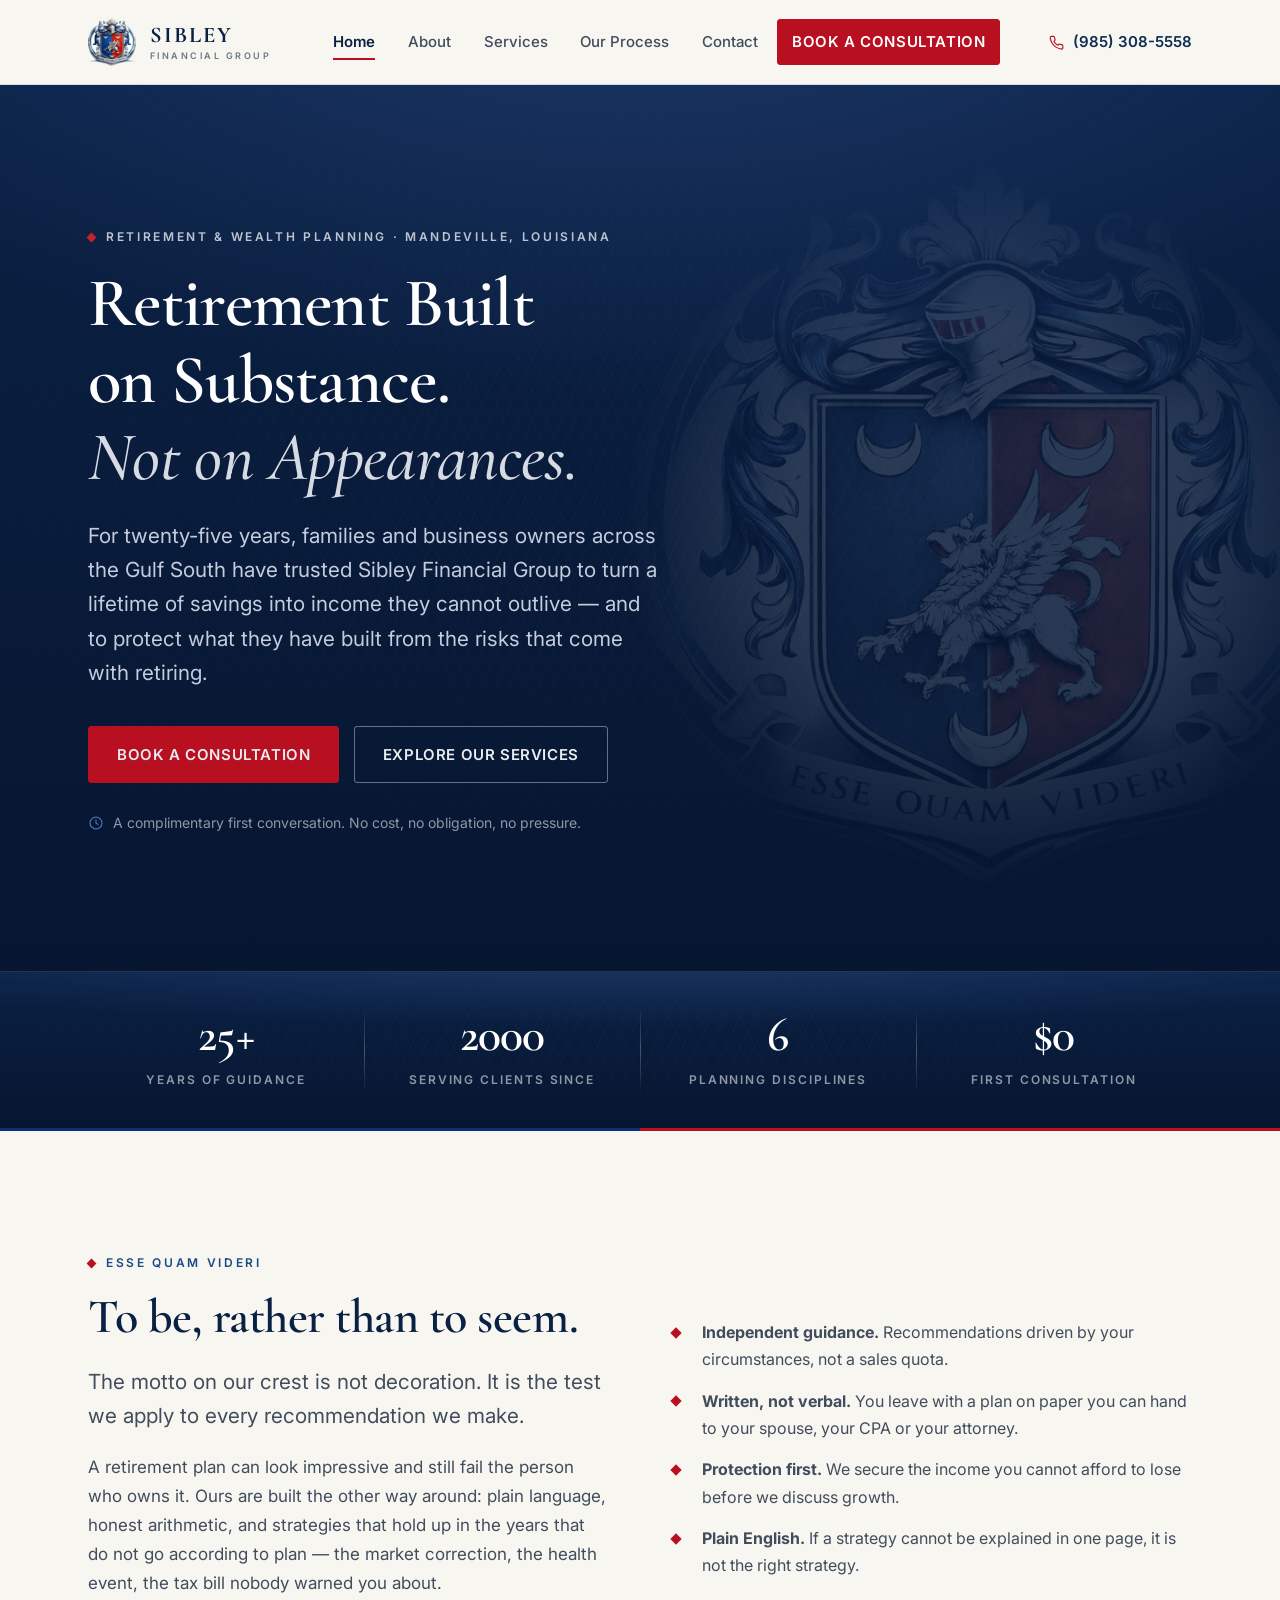
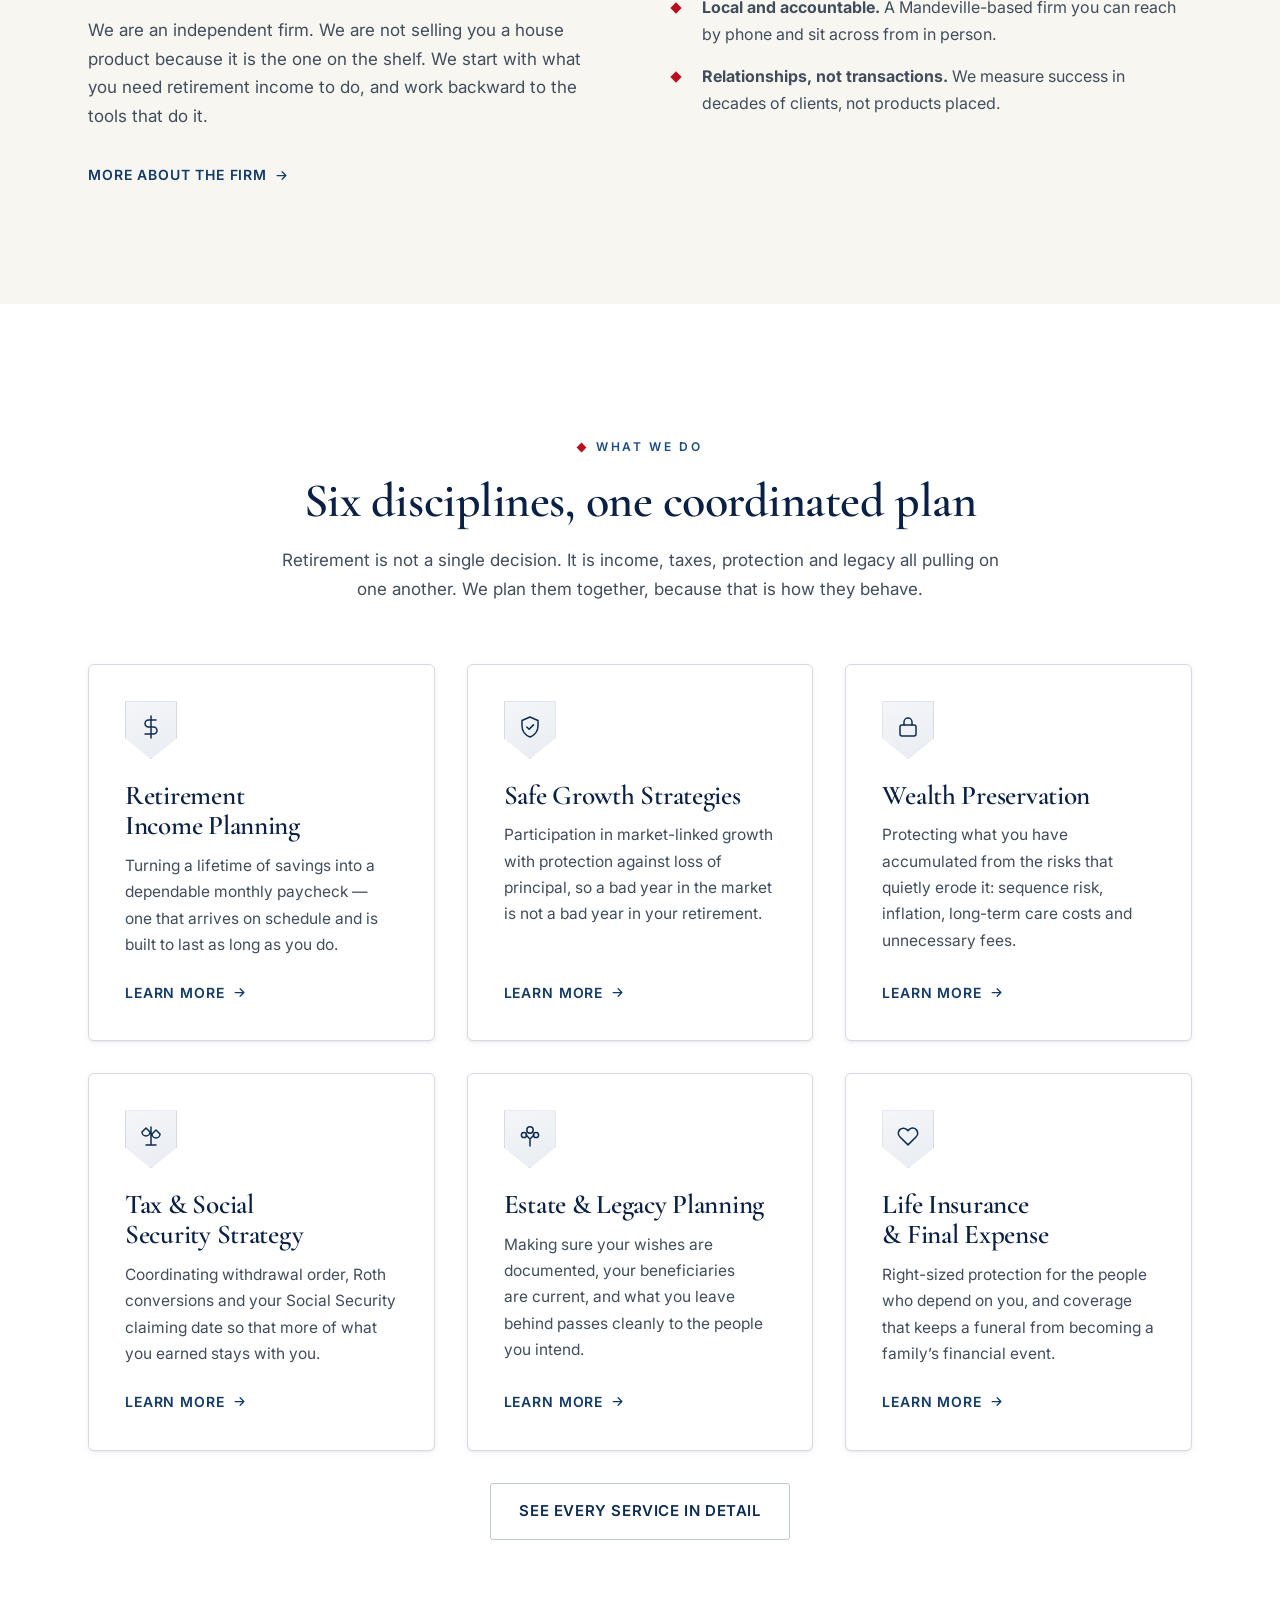
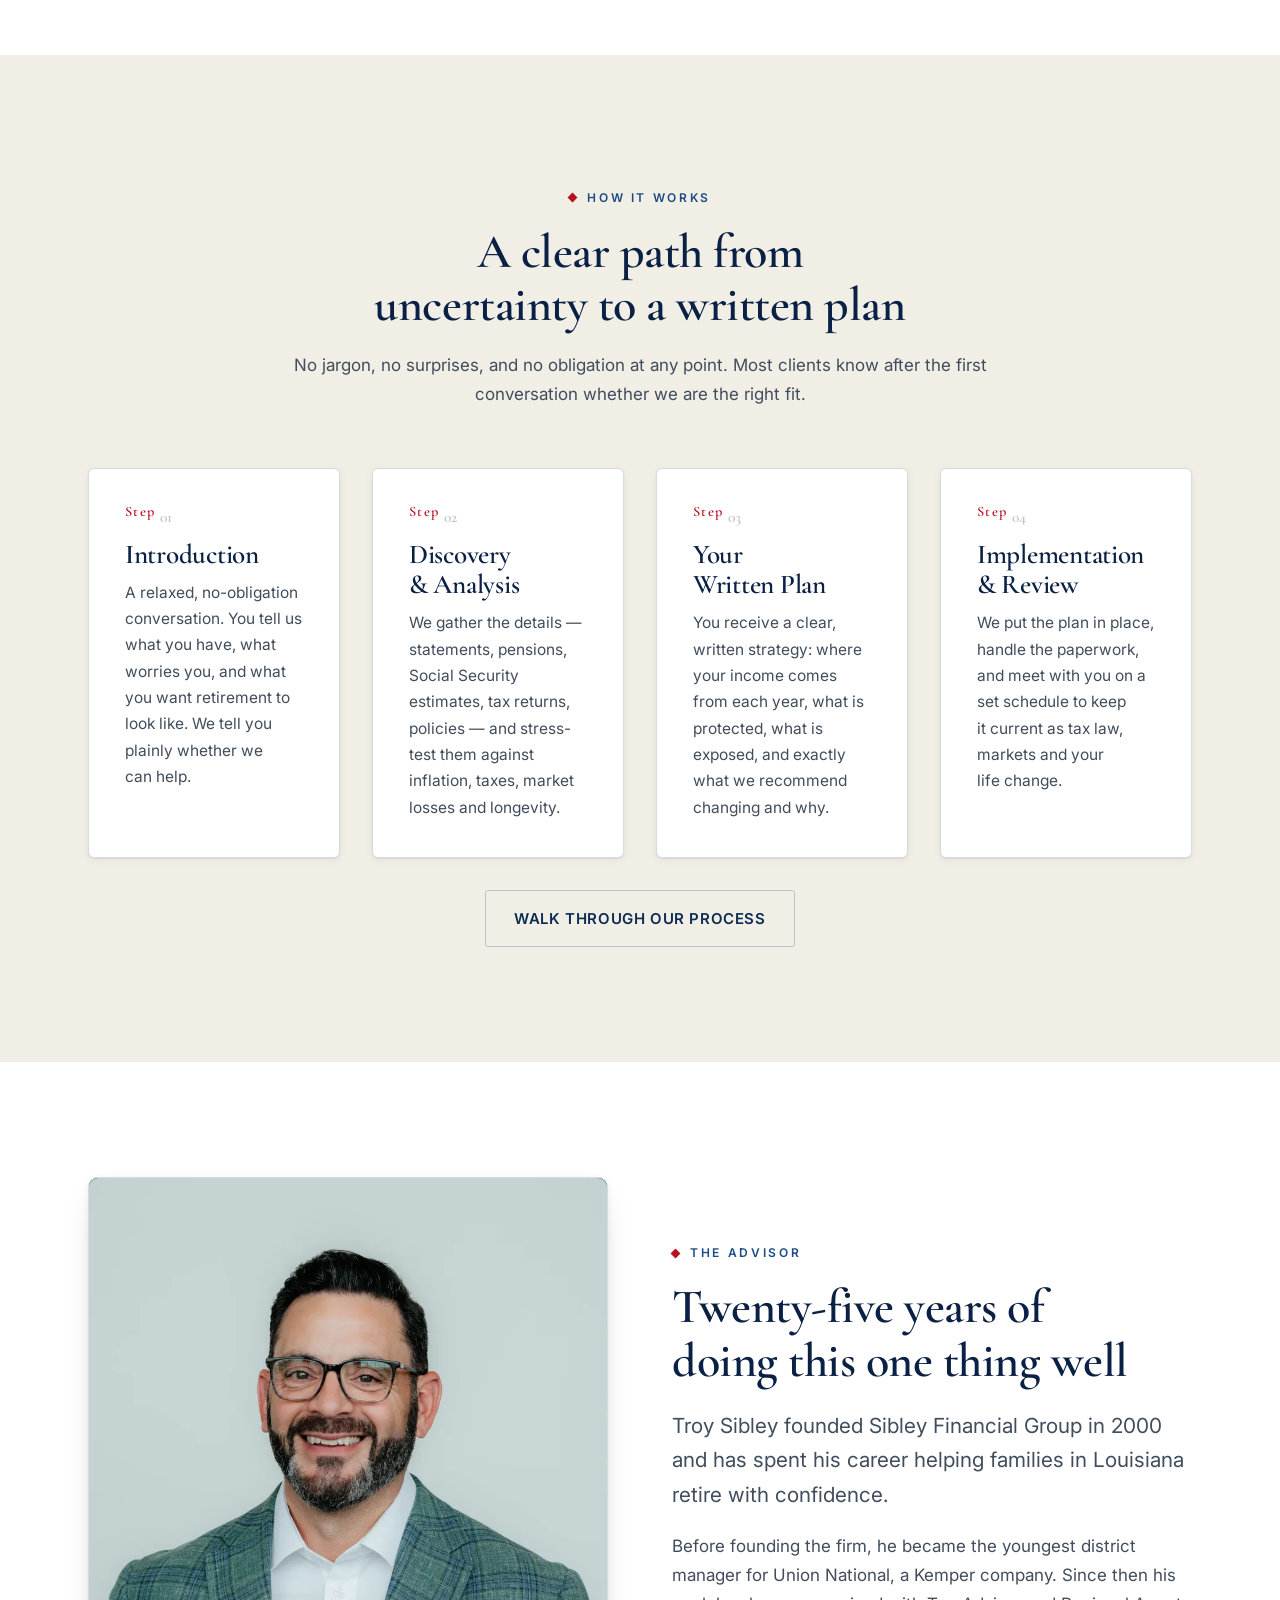
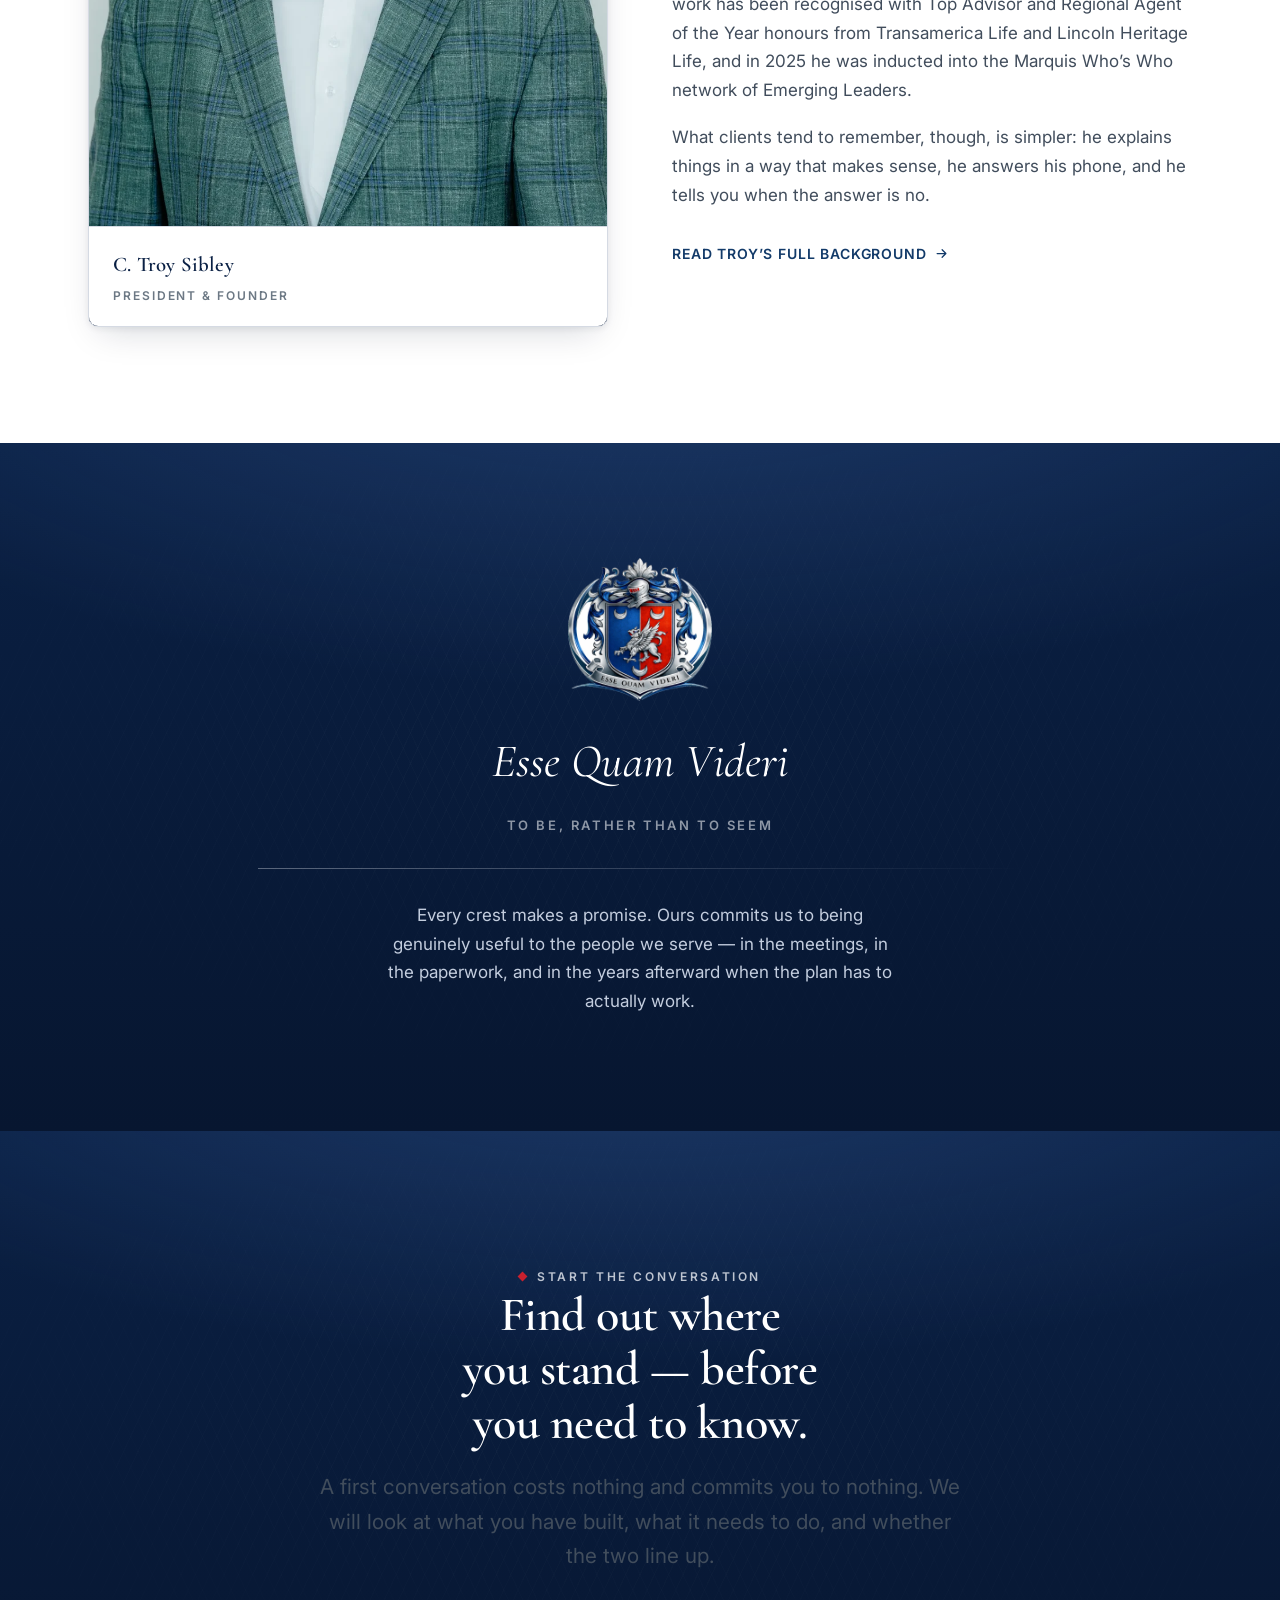
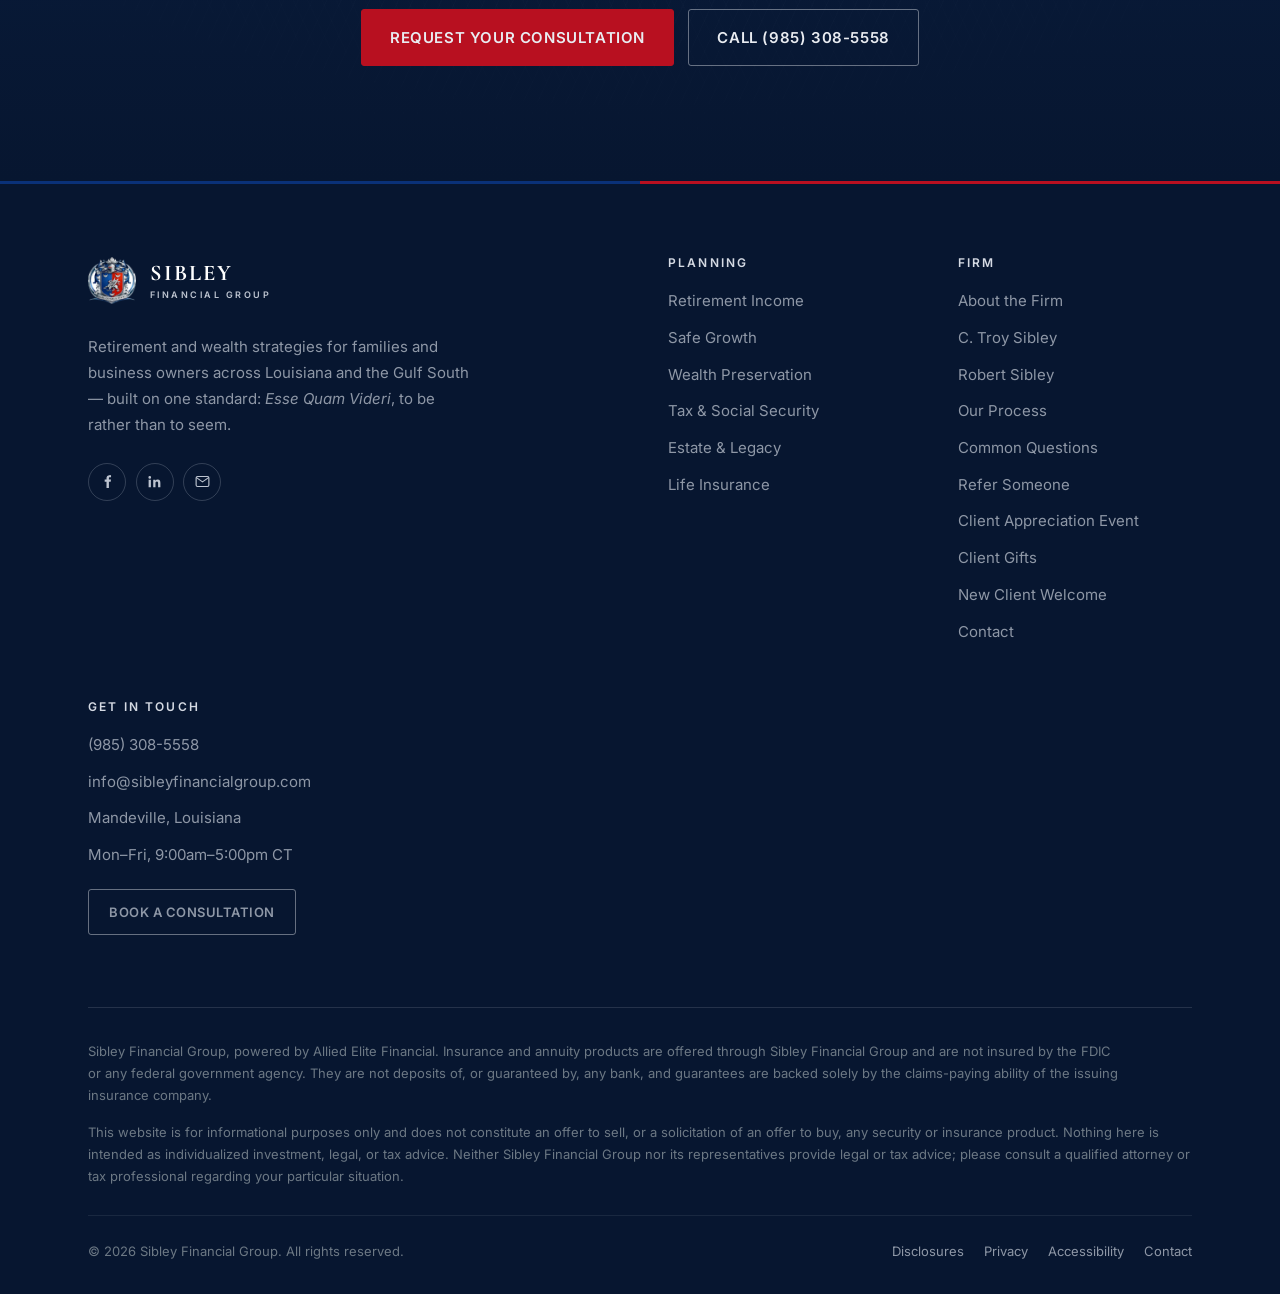
<file: index.html>
<!DOCTYPE html>
<html lang="en">
<head>
<meta charset="utf-8">
<meta name="viewport" content="width=device-width, initial-scale=1">
<title>Sibley Financial Group | Retirement Planning & Wealth Management in Mandeville, LA</title>
<meta name="description" content="Independent retirement planning, safe growth strategies and wealth management for families and business owners in Mandeville, Louisiana. Founded 2000 by C. Troy Sibley. Complimentary first consultation.">
<link rel="canonical" href="https://www.sibleyfinancialgroup.com/index.html">
<meta name="theme-color" content="#0A2044">
<meta name="robots" content="index, follow">

<meta property="og:site_name" content="Sibley Financial Group">
<meta property="og:type" content="website">
<meta property="og:title" content="Sibley Financial Group | Retirement Planning & Wealth Management in Mandeville, LA">
<meta property="og:description" content="Independent retirement planning, safe growth strategies and wealth management for families and business owners in Mandeville, Louisiana. Founded 2000 by C. Troy Sibley. Complimentary first consultation.">
<meta property="og:url" content="https://www.sibleyfinancialgroup.com/index.html">
<meta property="og:image" content="https://www.sibleyfinancialgroup.com/assets/img/og-image.jpg">
<meta property="og:image:width" content="1200">
<meta property="og:image:height" content="630">
<meta name="twitter:card" content="summary_large_image">
<meta name="twitter:title" content="Sibley Financial Group | Retirement Planning & Wealth Management in Mandeville, LA">
<meta name="twitter:description" content="Independent retirement planning, safe growth strategies and wealth management for families and business owners in Mandeville, Louisiana. Founded 2000 by C. Troy Sibley. Complimentary first consultation.">
<meta name="twitter:image" content="https://www.sibleyfinancialgroup.com/assets/img/og-image.jpg">

<link rel="icon" href="assets/img/favicon.ico" sizes="any">
<link rel="icon" href="assets/img/icon-32.png" type="image/png" sizes="32x32">
<link rel="apple-touch-icon" href="assets/img/icon-180.png">
<link rel="manifest" href="site.webmanifest">

<link rel="preconnect" href="https://fonts.googleapis.com">
<link rel="preconnect" href="https://fonts.gstatic.com" crossorigin>
<link rel="stylesheet" href="https://fonts.googleapis.com/css2?family=Cormorant+Garamond:wght@400;500;600;700&amp;family=Inter:wght@400;500;600;700&amp;display=swap">
<link rel="stylesheet" href="assets/css/styles.css">
<script type="application/ld+json">
{
  "@context": "https://schema.org",
  "@type": "FinancialService",
  "name": "Sibley Financial Group",
  "alternateName": "Sibley Financial Group, powered by Allied Elite Financial",
  "url": "https://www.sibleyfinancialgroup.com",
  "logo": "https://www.sibleyfinancialgroup.com/assets/img/logo-lockup.png",
  "image": "https://www.sibleyfinancialgroup.com/assets/img/og-image.jpg",
  "slogan": "Esse Quam Videri \u2014 to be, rather than to seem.",
  "description": "Retirement planning, safe growth strategies and wealth management for families and business owners in Mandeville, Louisiana and the Gulf South.",
  "foundingDate": "2000",
  "telephone": "+1-985-308-5558",
  "email": "info@sibleyfinancialgroup.com",
  "priceRange": "Complimentary initial consultation",
  "address": {
    "@type": "PostalAddress",
    "addressLocality": "Mandeville",
    "addressRegion": "LA",
    "addressCountry": "US"
  },
  "areaServed": [
    { "@type": "State", "name": "Louisiana" },
    { "@type": "AdministrativeArea", "name": "Gulf South" }
  ],
  "founder": {
    "@type": "Person",
    "name": "C. Troy Sibley",
    "jobTitle": "President and Founder",
    "sameAs": "https://www.linkedin.com/in/c-troy-sibley-2655102a5/"
  },
  "sameAs": [
    "https://www.facebook.com/people/Sibley-Financial-Group/100066724825448/",
    "https://www.linkedin.com/in/c-troy-sibley-2655102a5/"
  ],
  "openingHoursSpecification": {
    "@type": "OpeningHoursSpecification",
    "dayOfWeek": ["Monday","Tuesday","Wednesday","Thursday","Friday"],
    "opens": "09:00",
    "closes": "17:00"
  }
}
</script>
</head>
<body>
<a class="skip-link" href="#main">Skip to main content</a>
<header class="site-header">
  <div class="shell site-header__inner">
    <a class="brand" href="index.html" aria-label="Sibley Financial Group — home">
      <picture><source srcset="assets/img/crest-sm.webp" type="image/webp"><img src="assets/img/crest-sm.png" alt="Sibley Financial Group crest" class="brand__mark" width="48" height="48" loading="eager" decoding="async"></picture>
      <span class="brand__text">
        <span class="brand__name">Sibley</span>
        <span class="brand__sub">Financial Group</span>
      </span>
    </a>

    <nav class="nav" id="primary-nav" aria-label="Primary">
      <a href="index.html" aria-current="page">Home</a>
      <a href="about.html">About</a>
      <a href="services.html">Services</a>
      <a href="process.html">Our Process</a>
      <a href="contact.html">Contact</a>
      <a class="btn btn--crimson btn--sm" href="contact.html">Book a Consultation</a>
    </nav>

    <div class="header-actions">
      <a class="header-phone" href="tel:+19853085558">
        <svg viewBox="0 0 24 24" width="17" height="17" fill="none" stroke="currentColor" stroke-width="1.6" stroke-linecap="round" stroke-linejoin="round" aria-hidden="true"><path d="M21 16.9v2.6a1.8 1.8 0 0 1-2 1.8 17.8 17.8 0 0 1-7.7-2.8 17.4 17.4 0 0 1-5.4-5.4A17.8 17.8 0 0 1 3.1 5.4 1.8 1.8 0 0 1 4.9 3.4h2.6a1.8 1.8 0 0 1 1.8 1.6c.1.9.3 1.7.6 2.5a1.8 1.8 0 0 1-.4 1.9l-1.1 1.1a14.4 14.4 0 0 0 5.4 5.4l1.1-1.1a1.8 1.8 0 0 1 1.9-.4c.8.3 1.6.5 2.5.6a1.8 1.8 0 0 1 1.6 1.9Z"/></svg><span>(985) 308-5558</span>
      </a>
      <button class="nav-toggle" type="button" aria-expanded="false"
              aria-controls="primary-nav" aria-label="Open menu">
        <span class="nav-toggle__bars"></span>
      </button>
    </div>
  </div>
</header>

<main id="main">
<section class="hero ground-navy">
  <picture><source srcset="assets/img/crest.webp" type="image/webp"><img src="assets/img/crest.png" alt="" class="hero__watermark" loading="eager" decoding="async" aria-hidden="true"></picture>
  <div class="shell">
    <div class="hero__inner">
      <p class="eyebrow eyebrow--invert">Retirement &amp; Wealth Planning &middot; Mandeville, Louisiana</p>
      <h1>Retirement Built on Substance.<span class="accent">Not on Appearances.</span></h1>
      <p class="lede">For twenty-five years, families and business owners across the Gulf South have trusted Sibley Financial Group to turn a lifetime of savings into income they cannot outlive &mdash; and to protect what they have built from the risks that come with retiring.</p>
      <div class="btn-row">
        <a class="btn btn--crimson" href="contact.html">Book a Consultation</a>
        <a class="btn btn--ghost-invert" href="services.html">Explore Our Services</a>
      </div>
      <p class="hero__note"><svg viewBox="0 0 24 24" width="16" height="16" fill="none" stroke="currentColor" stroke-width="1.6" stroke-linecap="round" stroke-linejoin="round" aria-hidden="true"><circle cx="12" cy="12" r="9"/><path d="M12 7v5.2l3.3 2"/></svg> A complimentary first conversation. No cost, no obligation, no pressure.</p>
    </div>
  </div>
</section>

<section class="ground-navy statbar">
  <div class="shell statbar__grid">
    <div class="stat"><p class="stat__figure"><span data-count-to="25" data-suffix="+">25+</span></p><p class="stat__label">Years of guidance</p></div>
    <div class="stat"><p class="stat__figure">2000</p><p class="stat__label">Serving clients since</p></div>
    <div class="stat"><p class="stat__figure"><span data-count-to="6">6</span></p><p class="stat__label">Planning disciplines</p></div>
    <div class="stat"><p class="stat__figure">$0</p><p class="stat__label">First consultation</p></div>
  </div>
</section>
<hr class="tincture-rule">

<section class="section section--ivory">
  <div class="shell split">
    <div class="reveal">
      <p class="eyebrow">Esse Quam Videri</p>
      <h2>To be, rather than to seem.</h2>
      <p class="lede mt-2">The motto on our crest is not decoration. It is the test we apply to every recommendation we make.</p>
      <p class="mt-2">A retirement plan can look impressive and still fail the person who owns it. Ours are built the other way around: plain language, honest arithmetic, and strategies that hold up in the years that do not go according to plan &mdash; the market correction, the health event, the tax bill nobody warned you about.</p>
      <p>We are an independent firm. We are not selling you a house product because it is the one on the shelf. We start with what you need retirement income to do, and work backward to the tools that do it.</p>
      <a class="link-arrow mt-3" href="about.html">More about the firm<svg viewBox="0 0 24 24" width="15" height="15" fill="none" stroke="currentColor" stroke-width="2" stroke-linecap="round" stroke-linejoin="round" aria-hidden="true"><path d="M5 12h13M13 6l6 6-6 6"/></svg></a>
    </div>
    <div class="reveal">
      <ul class="feature-list">
        <li><strong>Independent guidance.</strong> Recommendations driven by your circumstances, not a sales quota.</li>
        <li><strong>Written, not verbal.</strong> You leave with a plan on paper you can hand to your spouse, your CPA or your attorney.</li>
        <li><strong>Protection first.</strong> We secure the income you cannot afford to lose before we discuss growth.</li>
        <li><strong>Plain English.</strong> If a strategy cannot be explained in one page, it is not the right strategy.</li>
        <li><strong>Local and accountable.</strong> A Mandeville-based firm you can reach by phone and sit across from in person.</li>
        <li><strong>Relationships, not transactions.</strong> We measure success in decades of clients, not products placed.</li>
      </ul>
    </div>
  </div>
</section>

<section class="section section--paper" id="services">
  <div class="shell">
    <div class="section-head section-head--center">
      <p class="eyebrow">What we do</p>
      <h2>Six disciplines, one coordinated plan</h2>
      <p>Retirement is not a single decision. It is income, taxes, protection and legacy all pulling on one another. We plan them together, because that is how they behave.</p>
    </div>
    <div class="grid grid--3">
      <article class="card reveal">
        <span class="card__icon"><svg viewBox="0 0 24 24" width="22" height="22" fill="none" stroke="currentColor" stroke-width="1.5" stroke-linecap="round" stroke-linejoin="round" aria-hidden="true"><path d="M12 1v22M17 5H9.5a3.5 3.5 0 0 0 0 7h5a3.5 3.5 0 0 1 0 7H6"/></svg></span>
        <h3>Retirement Income Planning</h3>
        <p>Turning a lifetime of savings into a dependable monthly paycheck &mdash; one that arrives on schedule and is built to last as long as you do.</p>
        <a class="link-arrow" href="services.html#retirement-income">Learn more<svg viewBox="0 0 24 24" width="15" height="15" fill="none" stroke="currentColor" stroke-width="2" stroke-linecap="round" stroke-linejoin="round" aria-hidden="true"><path d="M5 12h13M13 6l6 6-6 6"/></svg><span class="visually-hidden"> about Retirement Income Planning</span></a>
      </article>
      <article class="card reveal">
        <span class="card__icon"><svg viewBox="0 0 24 24" width="22" height="22" fill="none" stroke="currentColor" stroke-width="1.5" stroke-linecap="round" stroke-linejoin="round" aria-hidden="true"><path d="M12 2 4 5.5V11c0 5 3.4 9.3 8 11 4.6-1.7 8-6 8-11V5.5Z"/><path d="m8.8 12 2.3 2.3 4.4-4.4"/></svg></span>
        <h3>Safe Growth Strategies</h3>
        <p>Participation in market-linked growth with protection against loss of principal, so a bad year in the market is not a bad year in your retirement.</p>
        <a class="link-arrow" href="services.html#safe-growth">Learn more<svg viewBox="0 0 24 24" width="15" height="15" fill="none" stroke="currentColor" stroke-width="2" stroke-linecap="round" stroke-linejoin="round" aria-hidden="true"><path d="M5 12h13M13 6l6 6-6 6"/></svg><span class="visually-hidden"> about Safe Growth Strategies</span></a>
      </article>
      <article class="card reveal">
        <span class="card__icon"><svg viewBox="0 0 24 24" width="22" height="22" fill="none" stroke="currentColor" stroke-width="1.5" stroke-linecap="round" stroke-linejoin="round" aria-hidden="true"><rect x="4" y="10" width="16" height="11" rx="2"/><path d="M8 10V7a4 4 0 0 1 8 0v3"/></svg></span>
        <h3>Wealth Preservation</h3>
        <p>Protecting what you have accumulated from the risks that quietly erode it: sequence risk, inflation, long-term care costs and unnecessary fees.</p>
        <a class="link-arrow" href="services.html#wealth-preservation">Learn more<svg viewBox="0 0 24 24" width="15" height="15" fill="none" stroke="currentColor" stroke-width="2" stroke-linecap="round" stroke-linejoin="round" aria-hidden="true"><path d="M5 12h13M13 6l6 6-6 6"/></svg><span class="visually-hidden"> about Wealth Preservation</span></a>
      </article>
      <article class="card reveal">
        <span class="card__icon"><svg viewBox="0 0 24 24" width="22" height="22" fill="none" stroke="currentColor" stroke-width="1.5" stroke-linecap="round" stroke-linejoin="round" aria-hidden="true"><path d="M12 3v18M7 21h10M3 8l4-4 4 4M3 8a4 4 0 0 0 8 0M13 10l4-4 4 4M13 10a4 4 0 0 0 8 0"/></svg></span>
        <h3>Tax &amp; Social Security Strategy</h3>
        <p>Coordinating withdrawal order, Roth conversions and your Social Security claiming date so that more of what you earned stays with you.</p>
        <a class="link-arrow" href="services.html#tax-strategy">Learn more<svg viewBox="0 0 24 24" width="15" height="15" fill="none" stroke="currentColor" stroke-width="2" stroke-linecap="round" stroke-linejoin="round" aria-hidden="true"><path d="M5 12h13M13 6l6 6-6 6"/></svg><span class="visually-hidden"> about Tax &amp; Social Security Strategy</span></a>
      </article>
      <article class="card reveal">
        <span class="card__icon"><svg viewBox="0 0 24 24" width="22" height="22" fill="none" stroke="currentColor" stroke-width="1.5" stroke-linecap="round" stroke-linejoin="round" aria-hidden="true"><path d="M12 22v-7M12 15 8 11M12 15l4-4"/><circle cx="12" cy="6" r="3.2"/><circle cx="6" cy="11" r="2.6"/><circle cx="18" cy="11" r="2.6"/></svg></span>
        <h3>Estate &amp; Legacy Planning</h3>
        <p>Making sure your wishes are documented, your beneficiaries are current, and what you leave behind passes cleanly to the people you intend.</p>
        <a class="link-arrow" href="services.html#estate-legacy">Learn more<svg viewBox="0 0 24 24" width="15" height="15" fill="none" stroke="currentColor" stroke-width="2" stroke-linecap="round" stroke-linejoin="round" aria-hidden="true"><path d="M5 12h13M13 6l6 6-6 6"/></svg><span class="visually-hidden"> about Estate &amp; Legacy Planning</span></a>
      </article>
      <article class="card reveal">
        <span class="card__icon"><svg viewBox="0 0 24 24" width="22" height="22" fill="none" stroke="currentColor" stroke-width="1.5" stroke-linecap="round" stroke-linejoin="round" aria-hidden="true"><path d="M20.2 5.6a5 5 0 0 0-7.1 0L12 6.7l-1.1-1.1a5 5 0 1 0-7.1 7.1l8.2 8.2 8.2-8.2a5 5 0 0 0 0-7.1Z"/></svg></span>
        <h3>Life Insurance &amp; Final Expense</h3>
        <p>Right-sized protection for the people who depend on you, and coverage that keeps a funeral from becoming a family&rsquo;s financial event.</p>
        <a class="link-arrow" href="services.html#life-insurance">Learn more<svg viewBox="0 0 24 24" width="15" height="15" fill="none" stroke="currentColor" stroke-width="2" stroke-linecap="round" stroke-linejoin="round" aria-hidden="true"><path d="M5 12h13M13 6l6 6-6 6"/></svg><span class="visually-hidden"> about Life Insurance &amp; Final Expense</span></a>
      </article>
    </div>
    <div class="btn-row btn-row--center mt-3">
      <a class="btn btn--ghost" href="services.html">See every service in detail</a>
    </div>
  </div>
</section>

<section class="section section--ivory-deep">
  <div class="shell">
    <div class="section-head section-head--center">
      <p class="eyebrow">How it works</p>
      <h2>A clear path from uncertainty to a written plan</h2>
      <p>No jargon, no surprises, and no obligation at any point. Most clients know after the first conversation whether we are the right fit.</p>
    </div>
    <div class="grid grid--4">
      <article class="step reveal">
        <p class="step__num"><sup>Step</sup> 01</p>
        <h3>Introduction</h3>
        <p>A relaxed, no-obligation conversation. You tell us what you have, what worries you, and what you want retirement to look like. We tell you plainly whether we can help.</p>
      </article>
      <article class="step reveal">
        <p class="step__num"><sup>Step</sup> 02</p>
        <h3>Discovery &amp; Analysis</h3>
        <p>We gather the details &mdash; statements, pensions, Social Security estimates, tax returns, policies &mdash; and stress-test them against inflation, taxes, market losses and longevity.</p>
      </article>
      <article class="step reveal">
        <p class="step__num"><sup>Step</sup> 03</p>
        <h3>Your Written Plan</h3>
        <p>You receive a clear, written strategy: where your income comes from each year, what is protected, what is exposed, and exactly what we recommend changing and why.</p>
      </article>
      <article class="step reveal">
        <p class="step__num"><sup>Step</sup> 04</p>
        <h3>Implementation &amp; Review</h3>
        <p>We put the plan in place, handle the paperwork, and meet with you on a set schedule to keep it current as tax law, markets and your life change.</p>
      </article>
    </div>
    <div class="btn-row btn-row--center mt-3">
      <a class="btn btn--ghost" href="process.html">Walk through our process</a>
    </div>
  </div>
</section>

<section class="section section--paper">
  <div class="shell split">
    <div class="reveal">
      <div class="portrait">
        <picture><source srcset="assets/img/troy-sibley-headshot.webp" type="image/webp"><img src="assets/img/troy-sibley-headshot.jpg" alt="C. Troy Sibley, President and Founder of Sibley Financial Group." width="900" height="1125" loading="lazy" decoding="async"></picture>
        <div class="portrait__caption">
          <strong>C. Troy Sibley</strong>
          <span>President &amp; Founder</span>
        </div>
      </div>
    </div>
    <div class="reveal">
      <p class="eyebrow">The advisor</p>
      <h2>Twenty-five years of doing this one thing well</h2>
      <p class="lede mt-2">Troy Sibley founded Sibley Financial Group in 2000 and has spent his career helping families in Louisiana retire with confidence.</p>
      <p class="mt-2">Before founding the firm, he became the youngest district manager for Union National, a Kemper company. Since then his work has been recognised with Top Advisor and Regional Agent of the Year honours from Transamerica Life and Lincoln Heritage Life, and in 2025 he was inducted into the Marquis Who&rsquo;s Who network of Emerging Leaders.</p>
      <p>What clients tend to remember, though, is simpler: he explains things in a way that makes sense, he answers his phone, and he tells you when the answer is no.</p>
      <a class="link-arrow mt-3" href="about.html#troy-sibley">Read Troy&rsquo;s full background<svg viewBox="0 0 24 24" width="15" height="15" fill="none" stroke="currentColor" stroke-width="2" stroke-linecap="round" stroke-linejoin="round" aria-hidden="true"><path d="M5 12h13M13 6l6 6-6 6"/></svg></a>
    </div>
  </div>
</section>

<section class="section ground-navy creed">
  <div class="shell shell--narrow">
    <picture><source srcset="assets/img/crest.webp" type="image/webp"><img src="assets/img/crest.png" alt="" class="creed__crest" loading="lazy" decoding="async" aria-hidden="true"></picture>
    <blockquote>Esse Quam Videri</blockquote>
    <cite>To be, rather than to seem</cite>
    <hr class="rule rule--center rule--invert">
    <p>Every crest makes a promise. Ours commits us to being genuinely useful to the people we serve &mdash; in the meetings, in the paperwork, and in the years afterward when the plan has to actually work.</p>
  </div>
</section>

<section class="section ground-navy cta-band">
  <div class="shell shell--narrow">
    <p class="eyebrow eyebrow--invert">Start the conversation</p>
    <h2>Find out where you stand &mdash; before you need to know.</h2>
    <p class="lede">A first conversation costs nothing and commits you to nothing. We will look at what you have built, what it needs to do, and whether the two line up.</p>
    <div class="btn-row btn-row--center">
      <a class="btn btn--crimson" href="contact.html">Request Your Consultation</a>
      <a class="btn btn--ghost-invert" href="tel:+19853085558">Call (985) 308-5558</a>
    </div>
  </div>
</section>
</main>

<hr class="tincture-rule">
<footer class="site-footer">
  <div class="shell site-footer__main">
    <div class="site-footer__brand">
      <a class="brand brand--invert" href="index.html" aria-label="Sibley Financial Group — home">
        <picture><source srcset="assets/img/crest-sm.webp" type="image/webp"><img src="assets/img/crest-sm.png" alt="" class="brand__mark" width="48" height="48" loading="lazy" decoding="async"></picture>
        <span class="brand__text">
          <span class="brand__name">Sibley</span>
          <span class="brand__sub">Financial Group</span>
        </span>
      </a>
      <p>Retirement and wealth strategies for families and business owners across Louisiana and the Gulf South &mdash; built on one standard: <em>Esse Quam Videri</em>, to be rather than to seem.</p>
      <div class="socials">
        <a href="https://www.facebook.com/people/Sibley-Financial-Group/100066724825448/" aria-label="Sibley Financial Group on Facebook" rel="noopener">
          <svg viewBox="0 0 24 24" width="17" height="17" fill="currentColor" aria-hidden="true"><path d="M14 9V7.2c0-.8.2-1.2 1.4-1.2H17V3.1A19 19 0 0 0 14.8 3C12.3 3 10.6 4.5 10.6 7v2H8v3.2h2.6V21H14v-8.8h2.5l.4-3.2Z"/></svg>
        </a>
        <a href="https://www.linkedin.com/in/c-troy-sibley-2655102a5/" aria-label="C. Troy Sibley on LinkedIn" rel="noopener">
          <svg viewBox="0 0 24 24" width="17" height="17" fill="currentColor" aria-hidden="true"><path d="M6.9 20H3.7V9.5h3.2V20ZM5.3 8.1A1.9 1.9 0 1 1 5.3 4.3a1.9 1.9 0 0 1 0 3.8ZM20.3 20h-3.2v-5.1c0-1.2 0-2.8-1.7-2.8s-2 1.3-2 2.7V20H10.2V9.5h3.1v1.4h.1a3.4 3.4 0 0 1 3-1.7c3.3 0 3.9 2.1 3.9 4.9V20Z"/></svg>
        </a>
        <a href="mailto:info@sibleyfinancialgroup.com" aria-label="Email Sibley Financial Group"><svg viewBox="0 0 24 24" width="17" height="17" fill="none" stroke="currentColor" stroke-width="1.6" stroke-linecap="round" stroke-linejoin="round" aria-hidden="true"><rect x="3" y="5" width="18" height="14" rx="2"/><path d="m3.5 6.5 8.5 6 8.5-6"/></svg></a>
      </div>
    </div>

    <div>
      <h4>Planning</h4>
      <ul>
        <li><a href="services.html#retirement-income">Retirement Income</a></li>
        <li><a href="services.html#safe-growth">Safe Growth</a></li>
        <li><a href="services.html#wealth-preservation">Wealth Preservation</a></li>
        <li><a href="services.html#tax-strategy">Tax &amp; Social Security</a></li>
        <li><a href="services.html#estate-legacy">Estate &amp; Legacy</a></li>
        <li><a href="services.html#life-insurance">Life Insurance</a></li>
      </ul>
    </div>

    <div>
      <h4>Firm</h4>
      <ul>
        <li><a href="about.html">About the Firm</a></li>
        <li><a href="about.html#troy-sibley">C. Troy Sibley</a></li>
        <li><a href="about.html#robert-sibley">Robert Sibley</a></li>
        <li><a href="process.html">Our Process</a></li>
        <li><a href="process.html#faq">Common Questions</a></li>
        <li><a href="referral.html">Refer Someone</a></li>
        <li><a href="event.html">Client Appreciation Event</a></li>
        <li><a href="gifts.html">Client Gifts</a></li>
        <li><a href="welcome.html">New Client Welcome</a></li>
        <li><a href="contact.html">Contact</a></li>
      </ul>
    </div>

    <div>
      <h4>Get in Touch</h4>
      <ul>
        <li><a href="tel:+19853085558">(985) 308-5558</a></li>
        <li><a href="mailto:info@sibleyfinancialgroup.com">info@sibleyfinancialgroup.com</a></li>
        <li>Mandeville, Louisiana</li>
        <li>Mon&ndash;Fri, 9:00am&ndash;5:00pm CT</li>
      </ul>
      <p style="margin-top:1.35rem"><a class="btn btn--ghost-invert btn--sm" href="contact.html">Book a Consultation</a></p>
    </div>
  </div>

  <div class="shell">
    <div class="site-footer__legal">
      <p>Sibley Financial Group, powered by Allied Elite Financial. Insurance and annuity products are offered through Sibley Financial Group and are not insured by the FDIC or any federal government agency. They are not deposits of, or guaranteed by, any bank, and guarantees are backed solely by the claims-paying ability of the issuing insurance company.</p>
      <p>This website is for informational purposes only and does not constitute an offer to sell, or a solicitation of an offer to buy, any security or insurance product. Nothing here is intended as individualized investment, legal, or tax advice. Neither Sibley Financial Group nor its representatives provide legal or tax advice; please consult a qualified attorney or tax professional regarding your particular situation.</p>
      <div class="site-footer__baseline">
        <p>&copy; <span data-year>2026</span> Sibley Financial Group. All rights reserved.</p>
        <nav aria-label="Legal">
          <a href="disclosures.html">Disclosures</a>
          <a href="disclosures.html#privacy">Privacy</a>
          <a href="disclosures.html#accessibility">Accessibility</a>
          <a href="contact.html">Contact</a>
        </nav>
      </div>
    </div>
  </div>
</footer>

<script src="assets/js/main.js" defer></script>
</body>
</html>
</file>
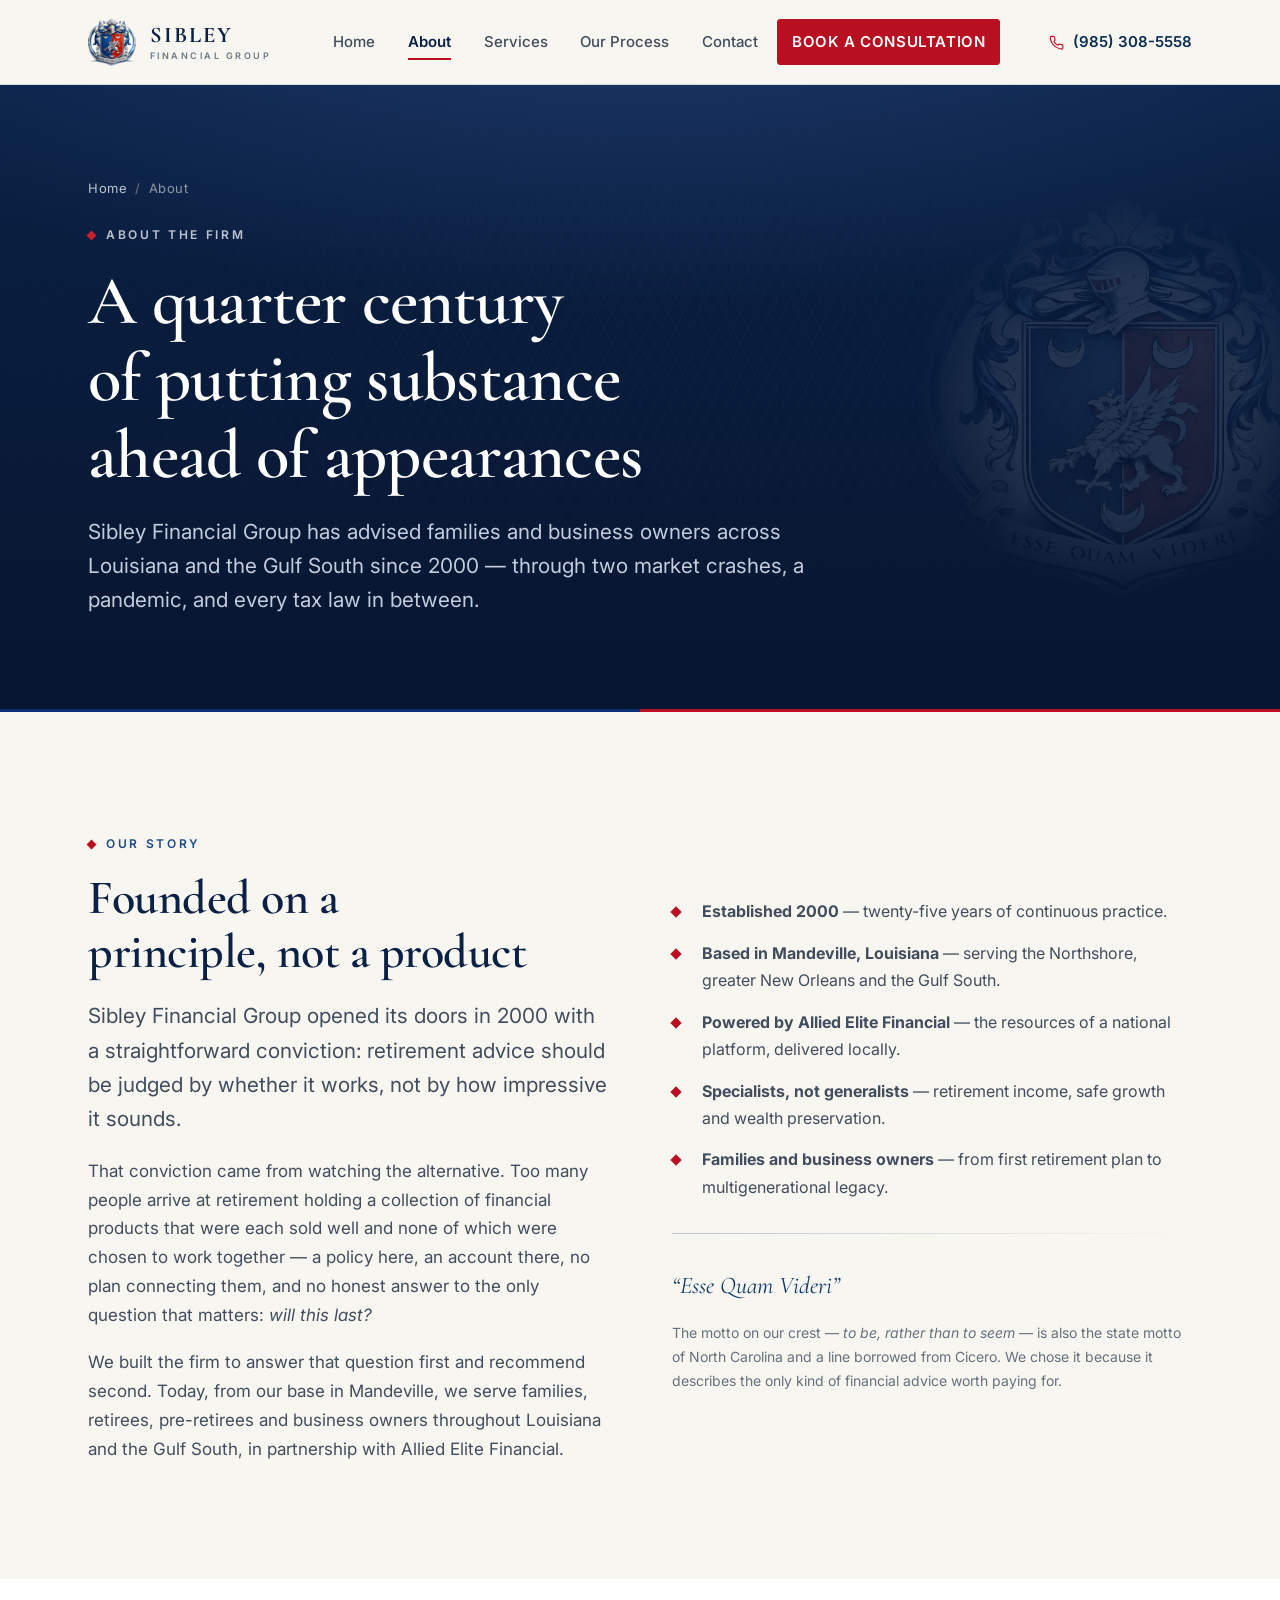
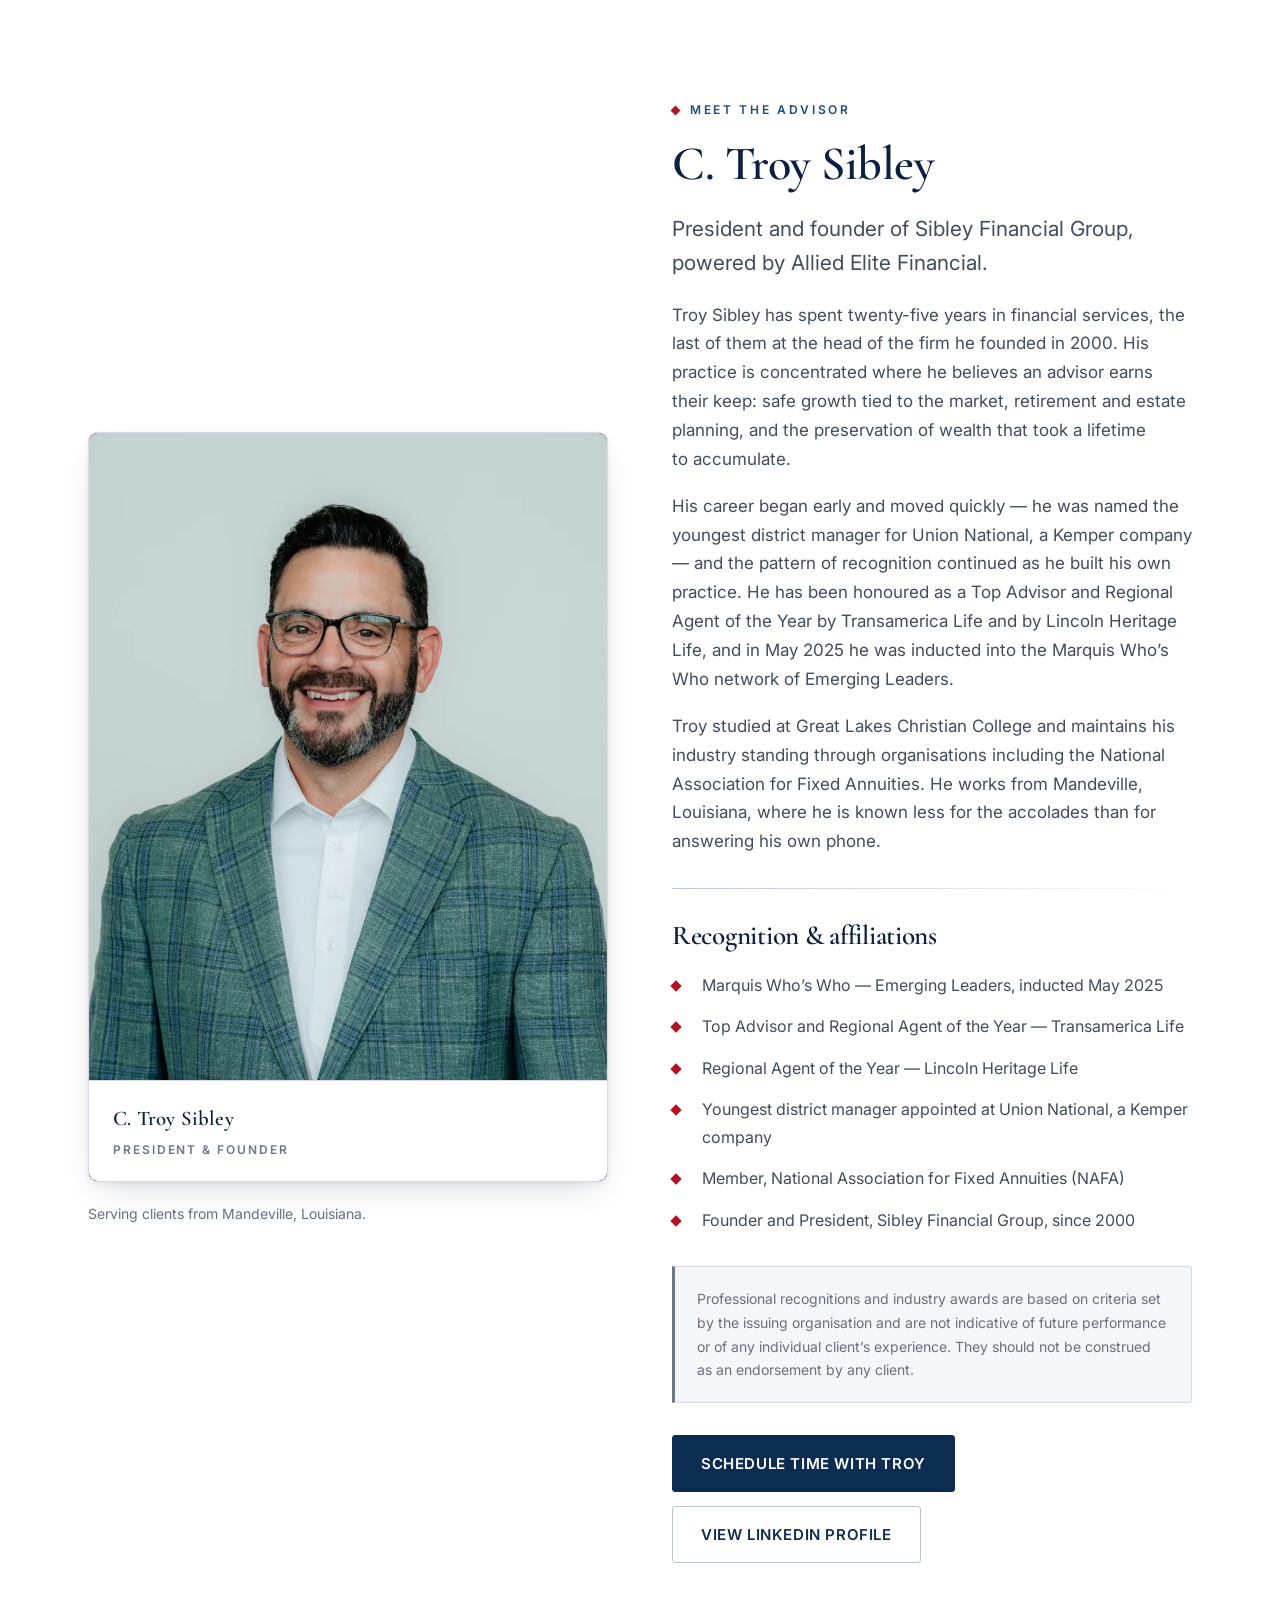
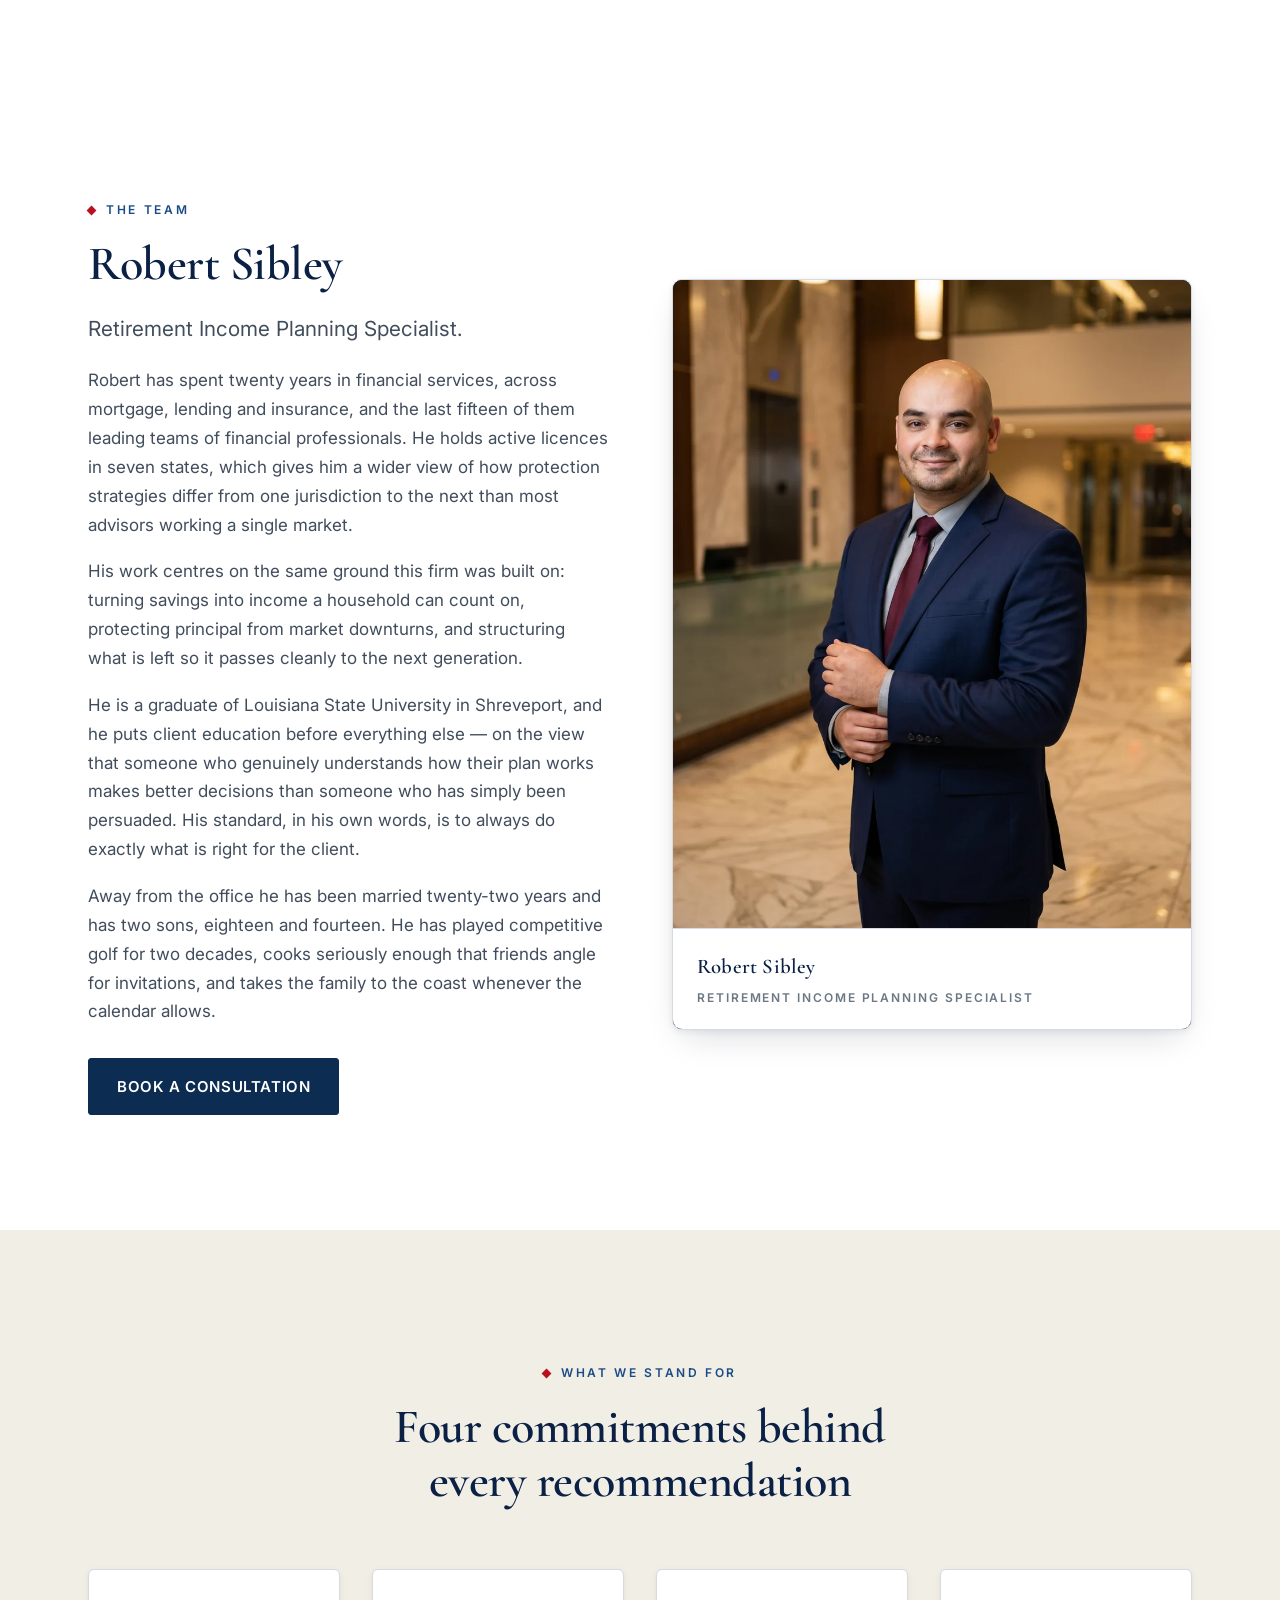
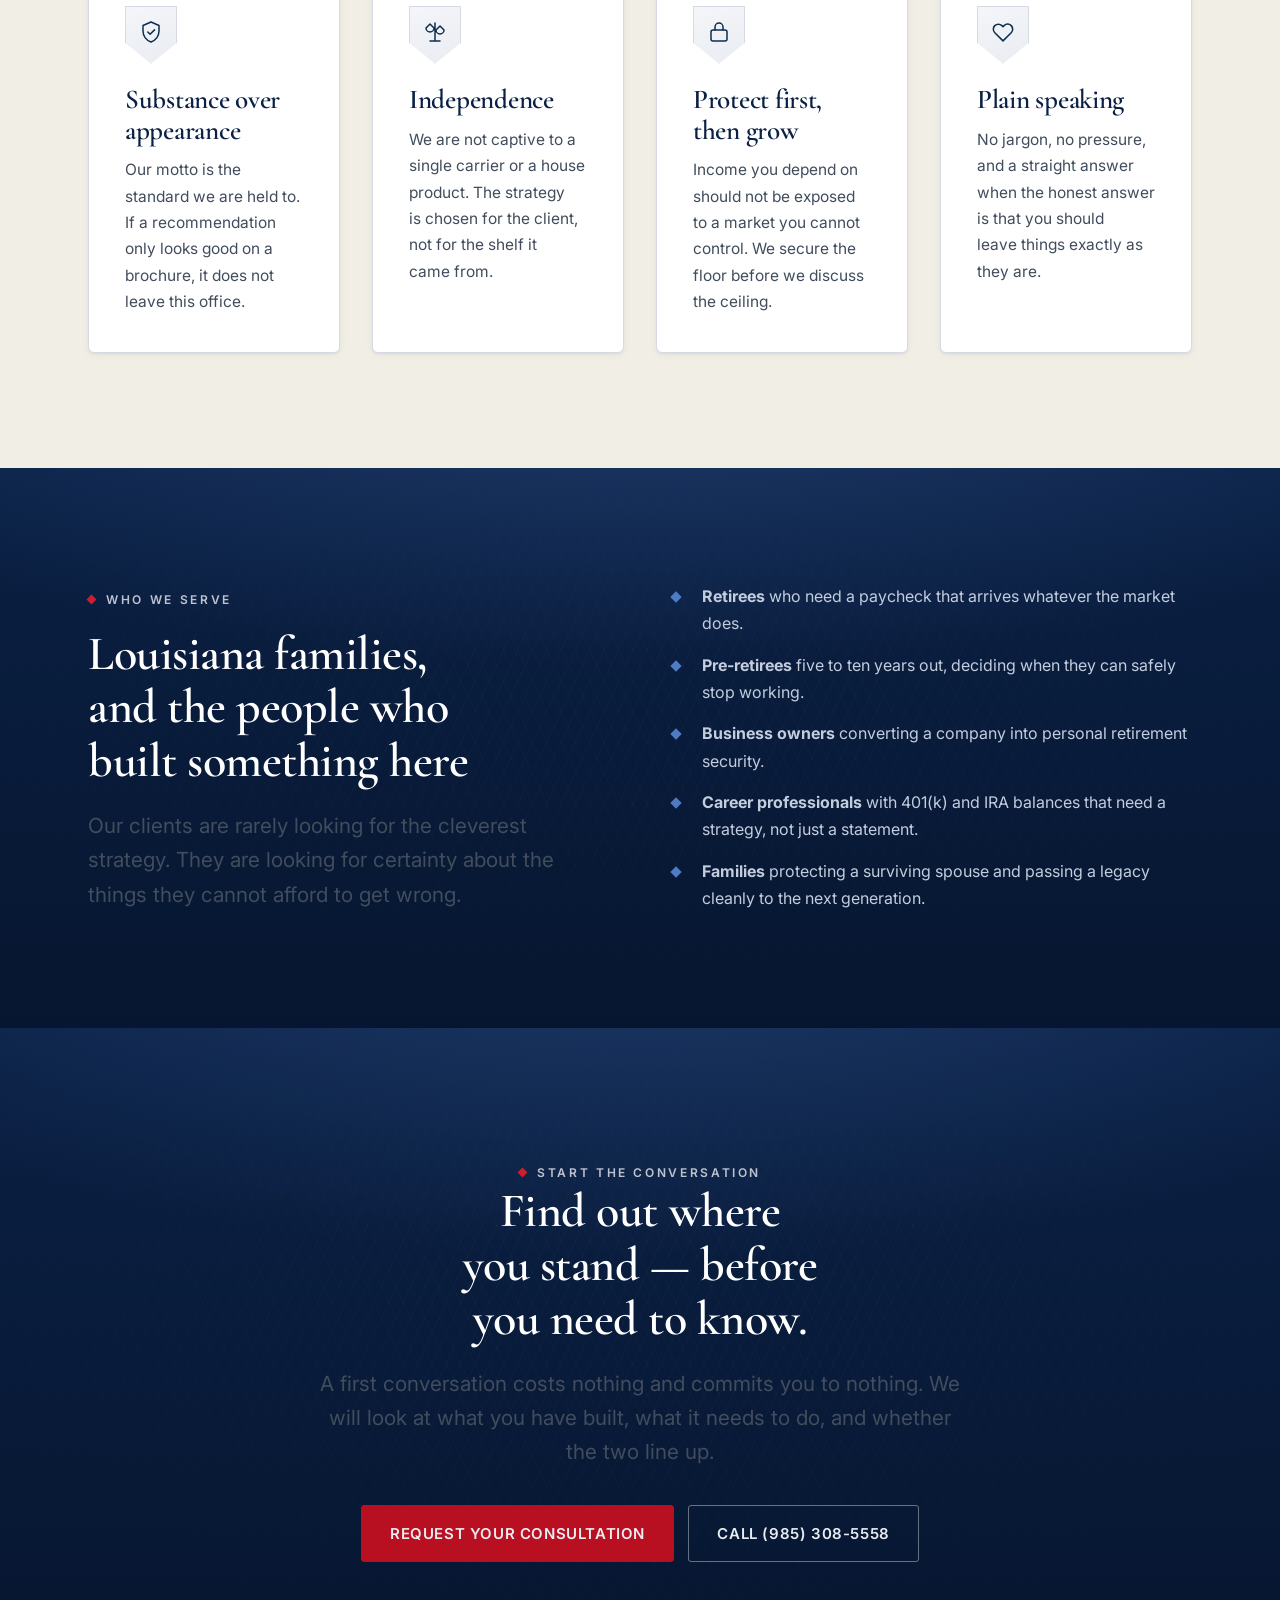
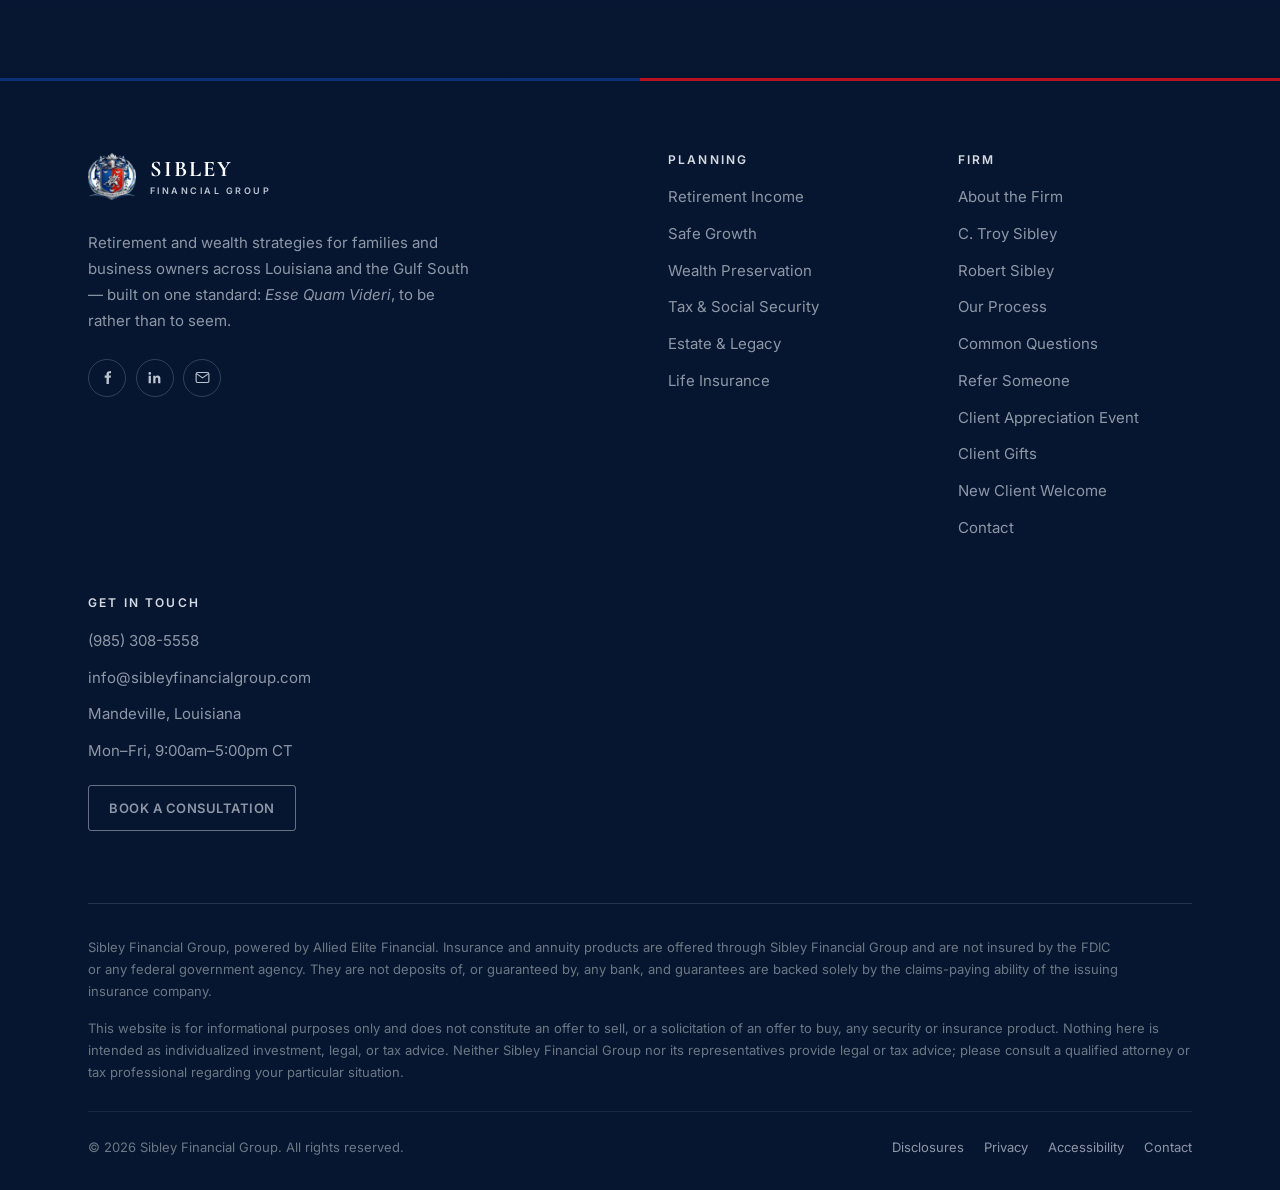
<file: about.html>
<!DOCTYPE html>
<html lang="en">
<head>
<meta charset="utf-8">
<meta name="viewport" content="width=device-width, initial-scale=1">
<title>About Sibley Financial Group | C. Troy Sibley, Mandeville LA</title>
<meta name="description" content="Founded in 2000 by C. Troy Sibley, Sibley Financial Group provides independent retirement, safe growth and wealth preservation planning from Mandeville, Louisiana. Meet the advisor and read our story.">
<link rel="canonical" href="https://www.sibleyfinancialgroup.com/about.html">
<meta name="theme-color" content="#0A2044">
<meta name="robots" content="index, follow">

<meta property="og:site_name" content="Sibley Financial Group">
<meta property="og:type" content="profile">
<meta property="og:title" content="About Sibley Financial Group | C. Troy Sibley, Mandeville LA">
<meta property="og:description" content="Founded in 2000 by C. Troy Sibley, Sibley Financial Group provides independent retirement, safe growth and wealth preservation planning from Mandeville, Louisiana. Meet the advisor and read our story.">
<meta property="og:url" content="https://www.sibleyfinancialgroup.com/about.html">
<meta property="og:image" content="https://www.sibleyfinancialgroup.com/assets/img/og-image.jpg">
<meta property="og:image:width" content="1200">
<meta property="og:image:height" content="630">
<meta name="twitter:card" content="summary_large_image">
<meta name="twitter:title" content="About Sibley Financial Group | C. Troy Sibley, Mandeville LA">
<meta name="twitter:description" content="Founded in 2000 by C. Troy Sibley, Sibley Financial Group provides independent retirement, safe growth and wealth preservation planning from Mandeville, Louisiana. Meet the advisor and read our story.">
<meta name="twitter:image" content="https://www.sibleyfinancialgroup.com/assets/img/og-image.jpg">

<link rel="icon" href="assets/img/favicon.ico" sizes="any">
<link rel="icon" href="assets/img/icon-32.png" type="image/png" sizes="32x32">
<link rel="apple-touch-icon" href="assets/img/icon-180.png">
<link rel="manifest" href="site.webmanifest">

<link rel="preconnect" href="https://fonts.googleapis.com">
<link rel="preconnect" href="https://fonts.gstatic.com" crossorigin>
<link rel="stylesheet" href="https://fonts.googleapis.com/css2?family=Cormorant+Garamond:wght@400;500;600;700&amp;family=Inter:wght@400;500;600;700&amp;display=swap">
<link rel="stylesheet" href="assets/css/styles.css">
<script type="application/ld+json">
{
  "@context": "https://schema.org",
  "@type": "Person",
  "name": "C. Troy Sibley",
  "givenName": "Troy",
  "familyName": "Sibley",
  "jobTitle": "President and Founder",
  "worksFor": {
    "@type": "FinancialService",
    "name": "Sibley Financial Group",
    "url": "https://www.sibleyfinancialgroup.com"
  },
  "alumniOf": { "@type": "CollegeOrUniversity", "name": "Great Lakes Christian College" },
  "address": {
    "@type": "PostalAddress",
    "addressLocality": "Mandeville",
    "addressRegion": "LA",
    "addressCountry": "US"
  },
  "knowsAbout": [
    "Retirement income planning",
    "Fixed indexed annuities",
    "Wealth preservation",
    "Estate and legacy planning",
    "Life insurance"
  ],
  "url": "https://www.sibleyfinancialgroup.com/about.html",
  "sameAs": ["https://www.linkedin.com/in/c-troy-sibley-2655102a5/"]
}
</script>
</head>
<body>
<a class="skip-link" href="#main">Skip to main content</a>
<header class="site-header">
  <div class="shell site-header__inner">
    <a class="brand" href="index.html" aria-label="Sibley Financial Group — home">
      <picture><source srcset="assets/img/crest-sm.webp" type="image/webp"><img src="assets/img/crest-sm.png" alt="Sibley Financial Group crest" class="brand__mark" width="48" height="48" loading="eager" decoding="async"></picture>
      <span class="brand__text">
        <span class="brand__name">Sibley</span>
        <span class="brand__sub">Financial Group</span>
      </span>
    </a>

    <nav class="nav" id="primary-nav" aria-label="Primary">
      <a href="index.html">Home</a>
      <a href="about.html" aria-current="page">About</a>
      <a href="services.html">Services</a>
      <a href="process.html">Our Process</a>
      <a href="contact.html">Contact</a>
      <a class="btn btn--crimson btn--sm" href="contact.html">Book a Consultation</a>
    </nav>

    <div class="header-actions">
      <a class="header-phone" href="tel:+19853085558">
        <svg viewBox="0 0 24 24" width="17" height="17" fill="none" stroke="currentColor" stroke-width="1.6" stroke-linecap="round" stroke-linejoin="round" aria-hidden="true"><path d="M21 16.9v2.6a1.8 1.8 0 0 1-2 1.8 17.8 17.8 0 0 1-7.7-2.8 17.4 17.4 0 0 1-5.4-5.4A17.8 17.8 0 0 1 3.1 5.4 1.8 1.8 0 0 1 4.9 3.4h2.6a1.8 1.8 0 0 1 1.8 1.6c.1.9.3 1.7.6 2.5a1.8 1.8 0 0 1-.4 1.9l-1.1 1.1a14.4 14.4 0 0 0 5.4 5.4l1.1-1.1a1.8 1.8 0 0 1 1.9-.4c.8.3 1.6.5 2.5.6a1.8 1.8 0 0 1 1.6 1.9Z"/></svg><span>(985) 308-5558</span>
      </a>
      <button class="nav-toggle" type="button" aria-expanded="false"
              aria-controls="primary-nav" aria-label="Open menu">
        <span class="nav-toggle__bars"></span>
      </button>
    </div>
  </div>
</header>

<main id="main">
<section class="page-hero ground-navy">
  <picture><source srcset="assets/img/crest.webp" type="image/webp"><img src="assets/img/crest.png" alt="" class="page-hero__watermark" loading="lazy" decoding="async" aria-hidden="true"></picture>
  <div class="shell">
    <nav class="breadcrumb" aria-label="Breadcrumb"><a href="index.html">Home</a><span aria-hidden="true">/</span><span>About</span></nav>
    <div class="page-hero__inner">
      <p class="eyebrow eyebrow--invert">About the firm</p>
      <h1>A quarter century of putting substance ahead of appearances</h1>
      <p class="lede">Sibley Financial Group has advised families and business owners across Louisiana and the Gulf South since 2000 &mdash; through two market crashes, a pandemic, and every tax law in between.</p>
    </div>
  </div>
</section>
<hr class="tincture-rule">

<section class="section section--ivory">
  <div class="shell split">
    <div class="reveal">
      <p class="eyebrow">Our story</p>
      <h2>Founded on a principle, not a product</h2>
      <p class="lede mt-2">Sibley Financial Group opened its doors in 2000 with a straightforward conviction: retirement advice should be judged by whether it works, not by how impressive it sounds.</p>
      <p class="mt-2">That conviction came from watching the alternative. Too many people arrive at retirement holding a collection of financial products that were each sold well and none of which were chosen to work together &mdash; a policy here, an account there, no plan connecting them, and no honest answer to the only question that matters: <em>will this last?</em></p>
      <p>We built the firm to answer that question first and recommend second. Today, from our base in Mandeville, we serve families, retirees, pre-retirees and business owners throughout Louisiana and the Gulf South, in partnership with Allied Elite Financial.</p>
    </div>
    <div class="reveal">
      <ul class="feature-list">
        <li><strong>Established 2000</strong> &mdash; twenty-five years of continuous practice.</li>
        <li><strong>Based in Mandeville, Louisiana</strong> &mdash; serving the Northshore, greater New Orleans and the Gulf South.</li>
        <li><strong>Powered by Allied Elite Financial</strong> &mdash; the resources of a national platform, delivered locally.</li>
        <li><strong>Specialists, not generalists</strong> &mdash; retirement income, safe growth and wealth preservation.</li>
        <li><strong>Families and business owners</strong> &mdash; from first retirement plan to multigenerational legacy.</li>
      </ul>
      <hr class="rule">
      <p class="motto">&ldquo;Esse Quam Videri&rdquo;</p>
      <p class="small muted">The motto on our crest &mdash; <em>to be, rather than to seem</em> &mdash; is also the state motto of North Carolina and a line borrowed from Cicero. We chose it because it describes the only kind of financial advice worth paying for.</p>
    </div>
  </div>
</section>

<section class="section section--paper" id="troy-sibley">
  <div class="shell split">
    <div class="reveal">
      <div class="portrait">
        <picture><source srcset="assets/img/troy-sibley-headshot.webp" type="image/webp"><img src="assets/img/troy-sibley-headshot.jpg" alt="C. Troy Sibley, President and Founder of Sibley Financial Group." width="900" height="1125" loading="lazy" decoding="async"></picture>
        <div class="portrait__caption">
          <strong>C. Troy Sibley</strong>
          <span>President &amp; Founder</span>
        </div>
      </div>
      <p class="small muted mt-2">Serving clients from Mandeville, Louisiana.</p>
    </div>
    <div class="reveal">
      <p class="eyebrow">Meet the advisor</p>
      <h2>C. Troy Sibley</h2>
      <p class="lede mt-2">President and founder of Sibley Financial Group, powered by Allied Elite Financial.</p>
      <p class="mt-2">Troy Sibley has spent twenty-five years in financial services, the last of them at the head of the firm he founded in 2000. His practice is concentrated where he believes an advisor earns their keep: safe growth tied to the market, retirement and estate planning, and the preservation of wealth that took a lifetime to accumulate.</p>
      <p>His career began early and moved quickly &mdash; he was named the youngest district manager for Union National, a Kemper company &mdash; and the pattern of recognition continued as he built his own practice. He has been honoured as a Top Advisor and Regional Agent of the Year by Transamerica Life and by Lincoln Heritage Life, and in May 2025 he was inducted into the Marquis Who&rsquo;s Who network of Emerging Leaders.</p>
      <p>Troy studied at Great Lakes Christian College and maintains his industry standing through organisations including the National Association for Fixed Annuities. He works from Mandeville, Louisiana, where he is known less for the accolades than for answering his own phone.</p>

      <hr class="rule">
      <h3>Recognition &amp; affiliations</h3>
      <ul class="feature-list mt-2">
        <li>Marquis Who&rsquo;s Who &mdash; Emerging Leaders, inducted May 2025</li>
        <li>Top Advisor and Regional Agent of the Year &mdash; Transamerica Life</li>
        <li>Regional Agent of the Year &mdash; Lincoln Heritage Life</li>
        <li>Youngest district manager appointed at Union National, a Kemper company</li>
        <li>Member, National Association for Fixed Annuities (NAFA)</li>
        <li>Founder and President, Sibley Financial Group, since 2000</li>
      </ul>
      <p class="disclosure-note mt-3">Professional recognitions and industry awards are based on criteria set by the issuing organisation and are not indicative of future performance or of any individual client&rsquo;s experience. They should not be construed as an endorsement by any client.</p>
      <div class="btn-row mt-3">
        <a class="btn" href="contact.html">Schedule Time With Troy</a>
        <a class="btn btn--ghost" href="https://www.linkedin.com/in/c-troy-sibley-2655102a5/" rel="noopener">View LinkedIn Profile</a>
      </div>
    </div>
  </div>
</section>

<section class="section section--paper" id="robert-sibley">
  <div class="shell split">
    <div class="reveal">
      <p class="eyebrow">The team</p>
      <h2>Robert Sibley</h2>
      <p class="lede mt-2">Retirement Income Planning Specialist.</p>
      <p class="mt-2">Robert has spent twenty years in financial services, across mortgage, lending and insurance, and the last fifteen of them leading teams of financial professionals. He holds active licences in seven states, which gives him a wider view of how protection strategies differ from one jurisdiction to the next than most advisors working a single market.</p>
      <p>His work centres on the same ground this firm was built on: turning savings into income a household can count on, protecting principal from market downturns, and structuring what is left so it passes cleanly to the next generation.</p>
      <p>He is a graduate of Louisiana State University in Shreveport, and he puts client education before everything else &mdash; on the view that someone who genuinely understands how their plan works makes better decisions than someone who has simply been persuaded. His standard, in his own words, is to always do exactly what is right for the client.</p>
      <p>Away from the office he has been married twenty-two years and has two sons, eighteen and fourteen. He has played competitive golf for two decades, cooks seriously enough that friends angle for invitations, and takes the family to the coast whenever the calendar allows.</p>
      <div class="btn-row mt-3">
        <a class="btn" href="contact.html">Book a Consultation</a>
      </div>
    </div>
    <div class="reveal">
      <div class="portrait">
        <picture><source srcset="assets/img/robert-sibley.webp" type="image/webp"><img src="assets/img/robert-sibley.jpg" alt="Robert Sibley, Retirement Income Planning Specialist at Sibley Financial Group." width="900" height="1125" loading="lazy" decoding="async"></picture>
        <div class="portrait__caption">
          <strong>Robert Sibley</strong>
          <span>Retirement Income Planning Specialist</span>
        </div>
      </div>
    </div>
  </div>
</section>

<section class="section section--ivory-deep">
  <div class="shell">
    <div class="section-head section-head--center">
      <p class="eyebrow">What we stand for</p>
      <h2>Four commitments behind every recommendation</h2>
    </div>
    <div class="grid grid--4">
      <article class="card reveal">
        <span class="card__icon"><svg viewBox="0 0 24 24" width="22" height="22" fill="none" stroke="currentColor" stroke-width="1.5" stroke-linecap="round" stroke-linejoin="round" aria-hidden="true"><path d="M12 2 4 5.5V11c0 5 3.4 9.3 8 11 4.6-1.7 8-6 8-11V5.5Z"/><path d="m8.8 12 2.3 2.3 4.4-4.4"/></svg></span>
        <h3>Substance over appearance</h3>
        <p>Our motto is the standard we are held to. If a recommendation only looks good on a brochure, it does not leave this office.</p>
      </article>
      <article class="card reveal">
        <span class="card__icon"><svg viewBox="0 0 24 24" width="22" height="22" fill="none" stroke="currentColor" stroke-width="1.5" stroke-linecap="round" stroke-linejoin="round" aria-hidden="true"><path d="M12 3v18M7 21h10M3 8l4-4 4 4M3 8a4 4 0 0 0 8 0M13 10l4-4 4 4M13 10a4 4 0 0 0 8 0"/></svg></span>
        <h3>Independence</h3>
        <p>We are not captive to a single carrier or a house product. The strategy is chosen for the client, not for the shelf it came from.</p>
      </article>
      <article class="card reveal">
        <span class="card__icon"><svg viewBox="0 0 24 24" width="22" height="22" fill="none" stroke="currentColor" stroke-width="1.5" stroke-linecap="round" stroke-linejoin="round" aria-hidden="true"><rect x="4" y="10" width="16" height="11" rx="2"/><path d="M8 10V7a4 4 0 0 1 8 0v3"/></svg></span>
        <h3>Protect first, then grow</h3>
        <p>Income you depend on should not be exposed to a market you cannot control. We secure the floor before we discuss the ceiling.</p>
      </article>
      <article class="card reveal">
        <span class="card__icon"><svg viewBox="0 0 24 24" width="22" height="22" fill="none" stroke="currentColor" stroke-width="1.5" stroke-linecap="round" stroke-linejoin="round" aria-hidden="true"><path d="M20.2 5.6a5 5 0 0 0-7.1 0L12 6.7l-1.1-1.1a5 5 0 1 0-7.1 7.1l8.2 8.2 8.2-8.2a5 5 0 0 0 0-7.1Z"/></svg></span>
        <h3>Plain speaking</h3>
        <p>No jargon, no pressure, and a straight answer when the honest answer is that you should leave things exactly as they are.</p>
      </article>
    </div>
  </div>
</section>

<section class="section ground-navy">
  <div class="shell split">
    <div class="reveal">
      <p class="eyebrow eyebrow--invert">Who we serve</p>
      <h2>Louisiana families, and the people who built something here</h2>
      <p class="lede mt-2">Our clients are rarely looking for the cleverest strategy. They are looking for certainty about the things they cannot afford to get wrong.</p>
    </div>
    <div class="reveal">
      <ul class="feature-list feature-list--invert">
        <li><strong>Retirees</strong> who need a paycheck that arrives whatever the market does.</li>
        <li><strong>Pre-retirees</strong> five to ten years out, deciding when they can safely stop working.</li>
        <li><strong>Business owners</strong> converting a company into personal retirement security.</li>
        <li><strong>Career professionals</strong> with 401(k) and IRA balances that need a strategy, not just a statement.</li>
        <li><strong>Families</strong> protecting a surviving spouse and passing a legacy cleanly to the next generation.</li>
      </ul>
    </div>
  </div>
</section>

<section class="section ground-navy cta-band">
  <div class="shell shell--narrow">
    <p class="eyebrow eyebrow--invert">Start the conversation</p>
    <h2>Find out where you stand &mdash; before you need to know.</h2>
    <p class="lede">A first conversation costs nothing and commits you to nothing. We will look at what you have built, what it needs to do, and whether the two line up.</p>
    <div class="btn-row btn-row--center">
      <a class="btn btn--crimson" href="contact.html">Request Your Consultation</a>
      <a class="btn btn--ghost-invert" href="tel:+19853085558">Call (985) 308-5558</a>
    </div>
  </div>
</section>
</main>

<hr class="tincture-rule">
<footer class="site-footer">
  <div class="shell site-footer__main">
    <div class="site-footer__brand">
      <a class="brand brand--invert" href="index.html" aria-label="Sibley Financial Group — home">
        <picture><source srcset="assets/img/crest-sm.webp" type="image/webp"><img src="assets/img/crest-sm.png" alt="" class="brand__mark" width="48" height="48" loading="lazy" decoding="async"></picture>
        <span class="brand__text">
          <span class="brand__name">Sibley</span>
          <span class="brand__sub">Financial Group</span>
        </span>
      </a>
      <p>Retirement and wealth strategies for families and business owners across Louisiana and the Gulf South &mdash; built on one standard: <em>Esse Quam Videri</em>, to be rather than to seem.</p>
      <div class="socials">
        <a href="https://www.facebook.com/people/Sibley-Financial-Group/100066724825448/" aria-label="Sibley Financial Group on Facebook" rel="noopener">
          <svg viewBox="0 0 24 24" width="17" height="17" fill="currentColor" aria-hidden="true"><path d="M14 9V7.2c0-.8.2-1.2 1.4-1.2H17V3.1A19 19 0 0 0 14.8 3C12.3 3 10.6 4.5 10.6 7v2H8v3.2h2.6V21H14v-8.8h2.5l.4-3.2Z"/></svg>
        </a>
        <a href="https://www.linkedin.com/in/c-troy-sibley-2655102a5/" aria-label="C. Troy Sibley on LinkedIn" rel="noopener">
          <svg viewBox="0 0 24 24" width="17" height="17" fill="currentColor" aria-hidden="true"><path d="M6.9 20H3.7V9.5h3.2V20ZM5.3 8.1A1.9 1.9 0 1 1 5.3 4.3a1.9 1.9 0 0 1 0 3.8ZM20.3 20h-3.2v-5.1c0-1.2 0-2.8-1.7-2.8s-2 1.3-2 2.7V20H10.2V9.5h3.1v1.4h.1a3.4 3.4 0 0 1 3-1.7c3.3 0 3.9 2.1 3.9 4.9V20Z"/></svg>
        </a>
        <a href="mailto:info@sibleyfinancialgroup.com" aria-label="Email Sibley Financial Group"><svg viewBox="0 0 24 24" width="17" height="17" fill="none" stroke="currentColor" stroke-width="1.6" stroke-linecap="round" stroke-linejoin="round" aria-hidden="true"><rect x="3" y="5" width="18" height="14" rx="2"/><path d="m3.5 6.5 8.5 6 8.5-6"/></svg></a>
      </div>
    </div>

    <div>
      <h4>Planning</h4>
      <ul>
        <li><a href="services.html#retirement-income">Retirement Income</a></li>
        <li><a href="services.html#safe-growth">Safe Growth</a></li>
        <li><a href="services.html#wealth-preservation">Wealth Preservation</a></li>
        <li><a href="services.html#tax-strategy">Tax &amp; Social Security</a></li>
        <li><a href="services.html#estate-legacy">Estate &amp; Legacy</a></li>
        <li><a href="services.html#life-insurance">Life Insurance</a></li>
      </ul>
    </div>

    <div>
      <h4>Firm</h4>
      <ul>
        <li><a href="about.html">About the Firm</a></li>
        <li><a href="about.html#troy-sibley">C. Troy Sibley</a></li>
        <li><a href="about.html#robert-sibley">Robert Sibley</a></li>
        <li><a href="process.html">Our Process</a></li>
        <li><a href="process.html#faq">Common Questions</a></li>
        <li><a href="referral.html">Refer Someone</a></li>
        <li><a href="event.html">Client Appreciation Event</a></li>
        <li><a href="gifts.html">Client Gifts</a></li>
        <li><a href="welcome.html">New Client Welcome</a></li>
        <li><a href="contact.html">Contact</a></li>
      </ul>
    </div>

    <div>
      <h4>Get in Touch</h4>
      <ul>
        <li><a href="tel:+19853085558">(985) 308-5558</a></li>
        <li><a href="mailto:info@sibleyfinancialgroup.com">info@sibleyfinancialgroup.com</a></li>
        <li>Mandeville, Louisiana</li>
        <li>Mon&ndash;Fri, 9:00am&ndash;5:00pm CT</li>
      </ul>
      <p style="margin-top:1.35rem"><a class="btn btn--ghost-invert btn--sm" href="contact.html">Book a Consultation</a></p>
    </div>
  </div>

  <div class="shell">
    <div class="site-footer__legal">
      <p>Sibley Financial Group, powered by Allied Elite Financial. Insurance and annuity products are offered through Sibley Financial Group and are not insured by the FDIC or any federal government agency. They are not deposits of, or guaranteed by, any bank, and guarantees are backed solely by the claims-paying ability of the issuing insurance company.</p>
      <p>This website is for informational purposes only and does not constitute an offer to sell, or a solicitation of an offer to buy, any security or insurance product. Nothing here is intended as individualized investment, legal, or tax advice. Neither Sibley Financial Group nor its representatives provide legal or tax advice; please consult a qualified attorney or tax professional regarding your particular situation.</p>
      <div class="site-footer__baseline">
        <p>&copy; <span data-year>2026</span> Sibley Financial Group. All rights reserved.</p>
        <nav aria-label="Legal">
          <a href="disclosures.html">Disclosures</a>
          <a href="disclosures.html#privacy">Privacy</a>
          <a href="disclosures.html#accessibility">Accessibility</a>
          <a href="contact.html">Contact</a>
        </nav>
      </div>
    </div>
  </div>
</footer>

<script src="assets/js/main.js" defer></script>
</body>
</html>
</file>
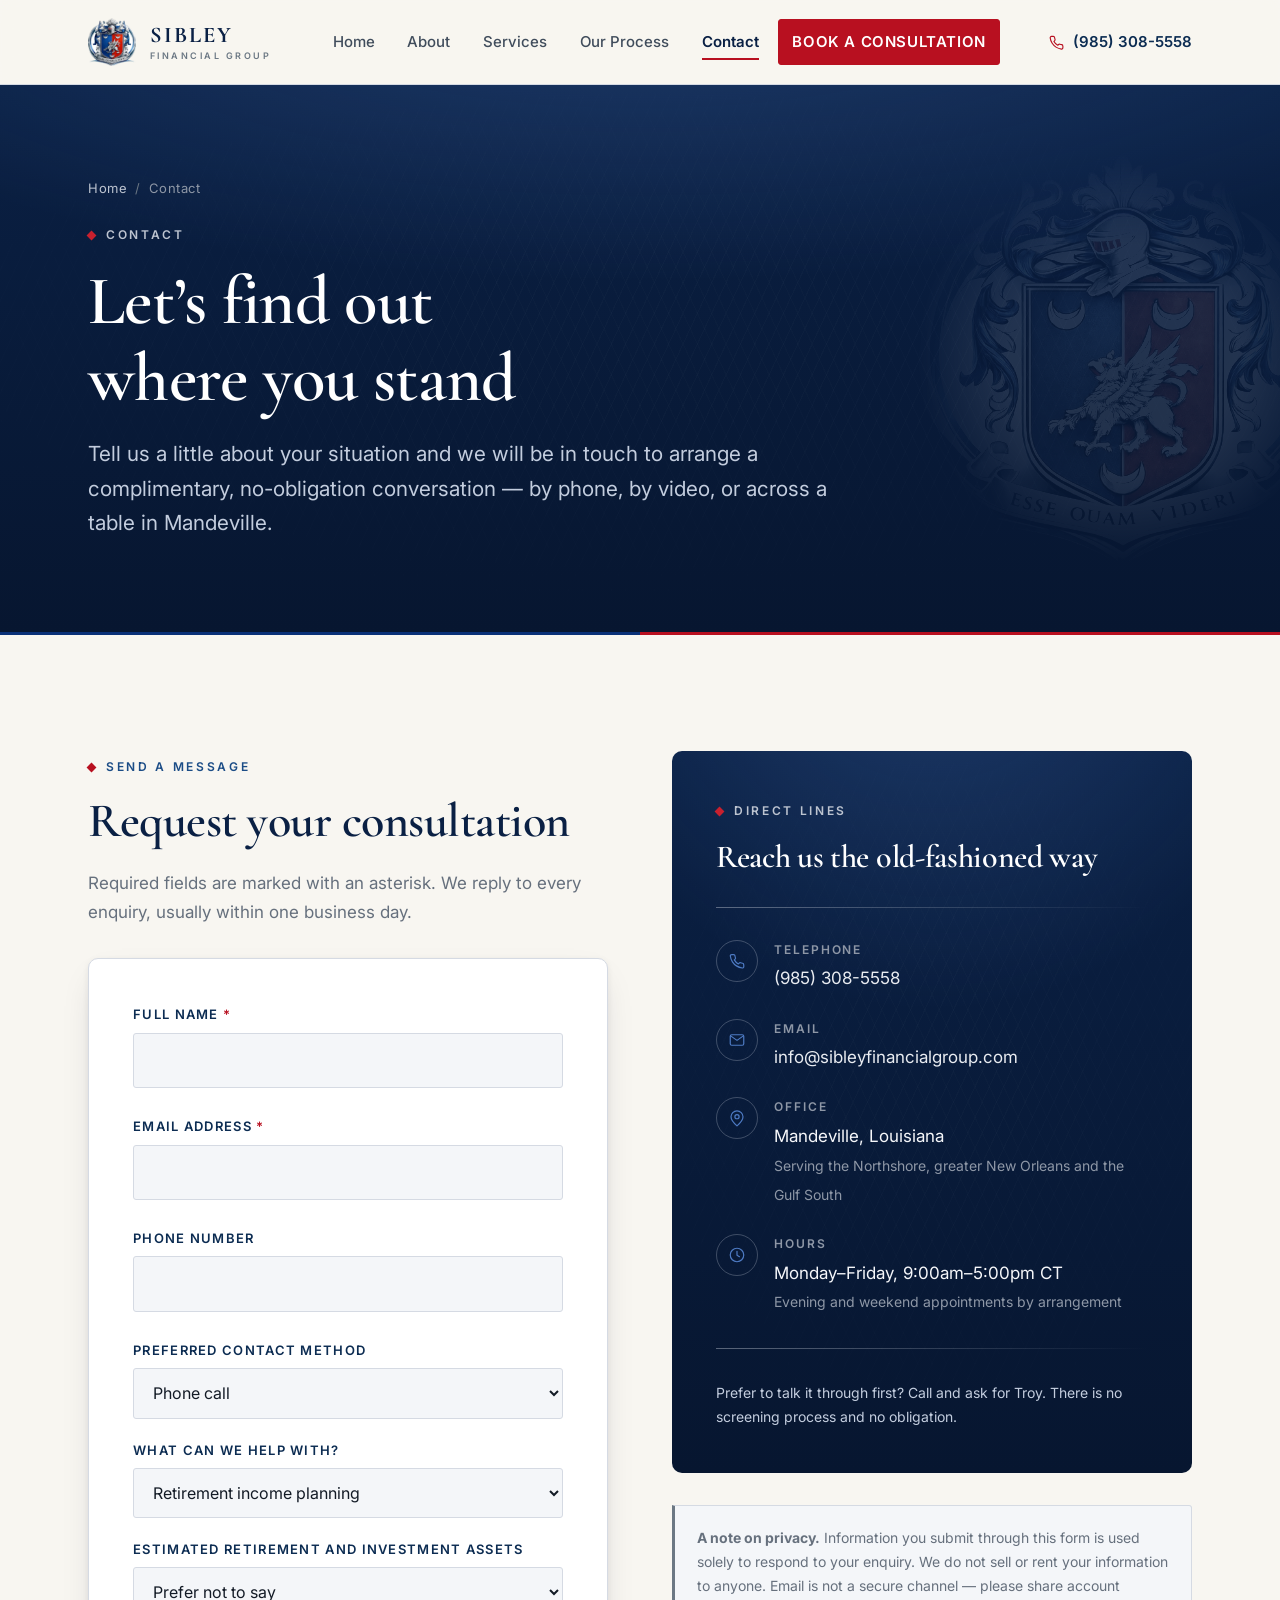
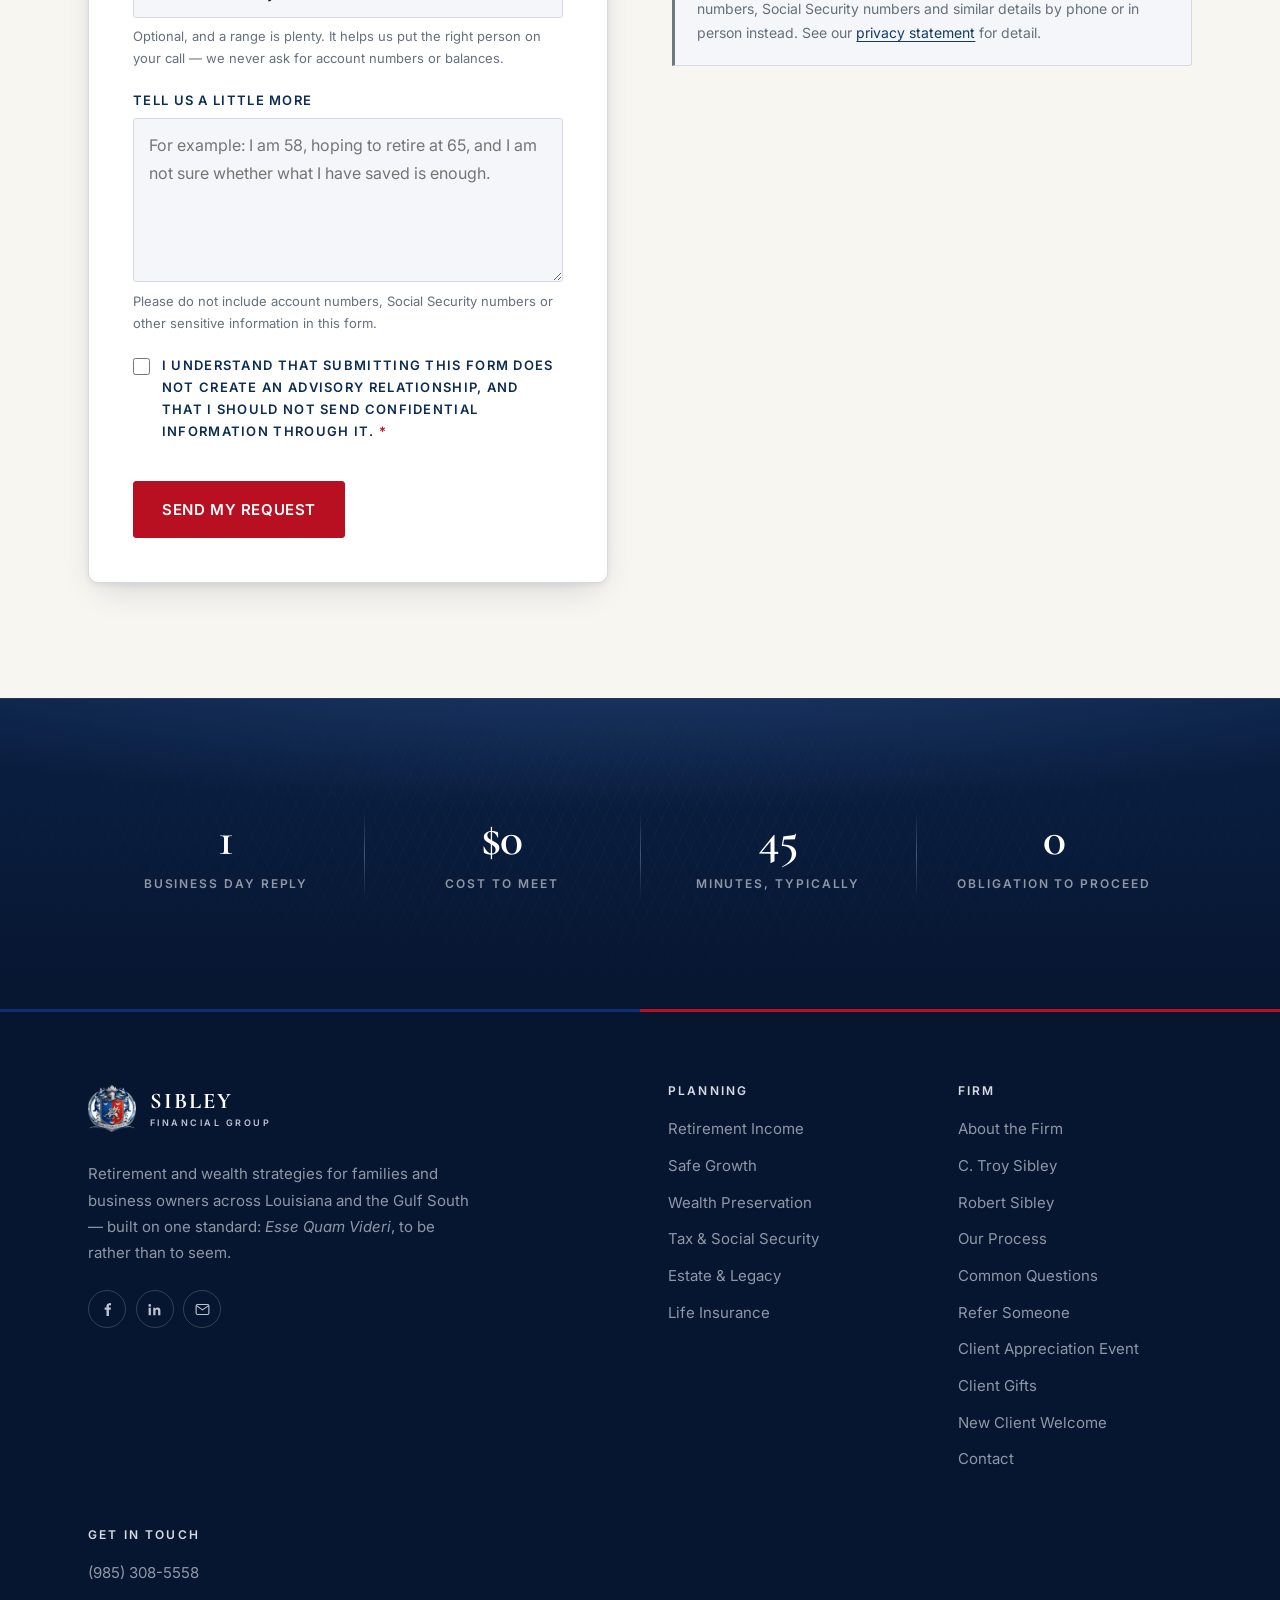
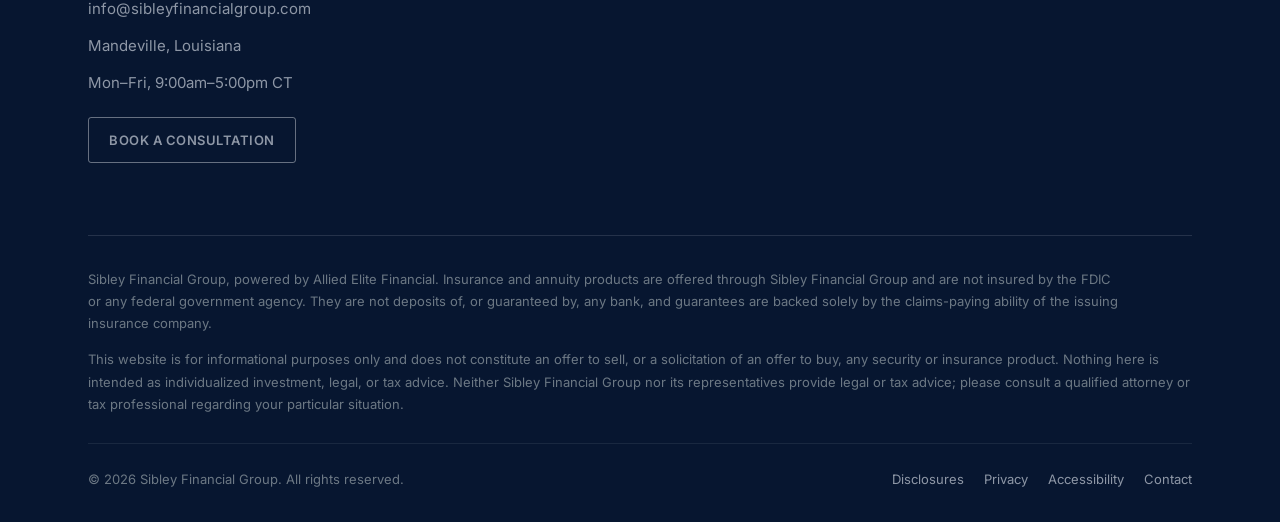
<file: contact.html>
<!DOCTYPE html>
<html lang="en">
<head>
<meta charset="utf-8">
<meta name="viewport" content="width=device-width, initial-scale=1">
<title>Contact Sibley Financial Group | Mandeville, Louisiana</title>
<meta name="description" content="Request a complimentary, no-obligation retirement planning consultation with Sibley Financial Group in Mandeville, Louisiana. Call, email, or send us a message and we will reply within one business day.">
<link rel="canonical" href="https://www.sibleyfinancialgroup.com/contact.html">
<meta name="theme-color" content="#0A2044">
<meta name="robots" content="index, follow">

<meta property="og:site_name" content="Sibley Financial Group">
<meta property="og:type" content="website">
<meta property="og:title" content="Contact Sibley Financial Group | Mandeville, Louisiana">
<meta property="og:description" content="Request a complimentary, no-obligation retirement planning consultation with Sibley Financial Group in Mandeville, Louisiana. Call, email, or send us a message and we will reply within one business day.">
<meta property="og:url" content="https://www.sibleyfinancialgroup.com/contact.html">
<meta property="og:image" content="https://www.sibleyfinancialgroup.com/assets/img/og-image.jpg">
<meta property="og:image:width" content="1200">
<meta property="og:image:height" content="630">
<meta name="twitter:card" content="summary_large_image">
<meta name="twitter:title" content="Contact Sibley Financial Group | Mandeville, Louisiana">
<meta name="twitter:description" content="Request a complimentary, no-obligation retirement planning consultation with Sibley Financial Group in Mandeville, Louisiana. Call, email, or send us a message and we will reply within one business day.">
<meta name="twitter:image" content="https://www.sibleyfinancialgroup.com/assets/img/og-image.jpg">

<link rel="icon" href="assets/img/favicon.ico" sizes="any">
<link rel="icon" href="assets/img/icon-32.png" type="image/png" sizes="32x32">
<link rel="apple-touch-icon" href="assets/img/icon-180.png">
<link rel="manifest" href="site.webmanifest">

<link rel="preconnect" href="https://fonts.googleapis.com">
<link rel="preconnect" href="https://fonts.gstatic.com" crossorigin>
<link rel="stylesheet" href="https://fonts.googleapis.com/css2?family=Cormorant+Garamond:wght@400;500;600;700&amp;family=Inter:wght@400;500;600;700&amp;display=swap">
<link rel="stylesheet" href="assets/css/styles.css">
</head>
<body>
<a class="skip-link" href="#main">Skip to main content</a>
<header class="site-header">
  <div class="shell site-header__inner">
    <a class="brand" href="index.html" aria-label="Sibley Financial Group — home">
      <picture><source srcset="assets/img/crest-sm.webp" type="image/webp"><img src="assets/img/crest-sm.png" alt="Sibley Financial Group crest" class="brand__mark" width="48" height="48" loading="eager" decoding="async"></picture>
      <span class="brand__text">
        <span class="brand__name">Sibley</span>
        <span class="brand__sub">Financial Group</span>
      </span>
    </a>

    <nav class="nav" id="primary-nav" aria-label="Primary">
      <a href="index.html">Home</a>
      <a href="about.html">About</a>
      <a href="services.html">Services</a>
      <a href="process.html">Our Process</a>
      <a href="contact.html" aria-current="page">Contact</a>
      <a class="btn btn--crimson btn--sm" href="contact.html">Book a Consultation</a>
    </nav>

    <div class="header-actions">
      <a class="header-phone" href="tel:+19853085558">
        <svg viewBox="0 0 24 24" width="17" height="17" fill="none" stroke="currentColor" stroke-width="1.6" stroke-linecap="round" stroke-linejoin="round" aria-hidden="true"><path d="M21 16.9v2.6a1.8 1.8 0 0 1-2 1.8 17.8 17.8 0 0 1-7.7-2.8 17.4 17.4 0 0 1-5.4-5.4A17.8 17.8 0 0 1 3.1 5.4 1.8 1.8 0 0 1 4.9 3.4h2.6a1.8 1.8 0 0 1 1.8 1.6c.1.9.3 1.7.6 2.5a1.8 1.8 0 0 1-.4 1.9l-1.1 1.1a14.4 14.4 0 0 0 5.4 5.4l1.1-1.1a1.8 1.8 0 0 1 1.9-.4c.8.3 1.6.5 2.5.6a1.8 1.8 0 0 1 1.6 1.9Z"/></svg><span>(985) 308-5558</span>
      </a>
      <button class="nav-toggle" type="button" aria-expanded="false"
              aria-controls="primary-nav" aria-label="Open menu">
        <span class="nav-toggle__bars"></span>
      </button>
    </div>
  </div>
</header>

<main id="main">
<section class="page-hero ground-navy">
  <picture><source srcset="assets/img/crest.webp" type="image/webp"><img src="assets/img/crest.png" alt="" class="page-hero__watermark" loading="lazy" decoding="async" aria-hidden="true"></picture>
  <div class="shell">
    <nav class="breadcrumb" aria-label="Breadcrumb"><a href="index.html">Home</a><span aria-hidden="true">/</span><span>Contact</span></nav>
    <div class="page-hero__inner">
      <p class="eyebrow eyebrow--invert">Contact</p>
      <h1>Let&rsquo;s find out where you stand</h1>
      <p class="lede">Tell us a little about your situation and we will be in touch to arrange a complimentary, no-obligation conversation &mdash; by phone, by video, or across a table in Mandeville.</p>
    </div>
  </div>
</section>
<hr class="tincture-rule">

<section class="section section--ivory">
  <div class="shell split" style="align-items:start">

    <div class="reveal">
      <p class="eyebrow">Send a message</p>
      <h2>Request your consultation</h2>
      <p class="mt-2 muted">Required fields are marked with an asterisk. We reply to every enquiry, usually within one business day.</p>

      <form class="form-card js-form mt-3" id="contact-form" name="contact" method="POST"
            action="/thank-you"
            data-netlify="true" data-netlify-honeypot="company_website"
            data-fallback-email="info@sibleyfinancialgroup.com" novalidate>
        <!-- Submissions are handled by Netlify Forms and appear under
             Forms in the Netlify dashboard. Add a notification email there so
             enquiries reach an inbox. The hidden form-name field below is what
             Netlify uses to attribute the submission; do not remove it. -->
        <input type="hidden" name="form-name" value="contact">
        <div class="field-grid">
          <div class="field">
            <label for="name">Full name <span class="req" aria-hidden="true">*</span></label>
            <input type="text" id="name" name="name" autocomplete="name" required>
            <p class="field__error" id="name-error" aria-live="polite"></p>
          </div>
          <div class="field">
            <label for="email">Email address <span class="req" aria-hidden="true">*</span></label>
            <input type="email" id="email" name="email" autocomplete="email" required>
            <p class="field__error" id="email-error" aria-live="polite"></p>
          </div>
          <div class="field">
            <label for="phone">Phone number</label>
            <input type="tel" id="phone" name="phone" autocomplete="tel" inputmode="tel">
            <p class="field__error" id="phone-error" aria-live="polite"></p>
          </div>
          <div class="field">
            <label for="preferred">Preferred contact method</label>
            <select id="preferred" name="preferred">
              <option>Phone call</option>
              <option>Email</option>
              <option>Text message</option>
            </select>
          </div>
          <div class="field field--full">
            <label for="interest">What can we help with?</label>
            <select id="interest" name="interest">
          <option>Retirement income planning</option>
          <option>Safe growth strategies</option>
          <option>Wealth preservation</option>
          <option>Tax &amp; Social Security strategy</option>
          <option>Estate &amp; legacy planning</option>
          <option>Life insurance &amp; final expense</option>
          <option>401(k) or IRA rollover</option>
          <option>Something else / not sure yet</option>
            </select>
          </div>
          <div class="field field--full">
            <label for="assets">Estimated retirement and investment assets</label>
            <select id="assets" name="estimated_assets">
              <option value="">Prefer not to say</option>
              <option>Under $250,000</option>
              <option>$250,000 &ndash; $500,000</option>
              <option>$500,000 &ndash; $1 million</option>
              <option>$1 million &ndash; $2.5 million</option>
              <option>$2.5 million or more</option>
            </select>
            <p class="field__hint">Optional, and a range is plenty. It helps us put the right person on your call &mdash; we never ask for account numbers or balances.</p>
          </div>
          <div class="field field--full">
            <label for="message">Tell us a little more</label>
            <textarea id="message" name="message" rows="5"
              placeholder="For example: I am 58, hoping to retire at 65, and I am not sure whether what I have saved is enough."></textarea>
            <p class="field__hint">Please do not include account numbers, Social Security numbers or other sensitive information in this form.</p>
          </div>
        </div>

        <!-- Honeypot: hidden from people, tempting to bots. -->
        <div class="visually-hidden" aria-hidden="true">
          <label for="company_website">Leave this field blank</label>
          <input type="text" id="company_website" name="company_website" tabindex="-1" autocomplete="off">
        </div>

        <div class="field field--full mt-2">
          <label class="consent" for="consent">
            <input type="checkbox" id="consent" name="consent" required>
            <span>I understand that submitting this form does not create an advisory relationship, and that I should not send confidential information through it. <span class="req" aria-hidden="true">*</span></span>
          </label>
          <p class="field__error" id="consent-error" aria-live="polite"></p>
        </div>

        <div class="btn-row mt-3">
          <button class="btn btn--crimson" type="submit">Send My Request</button>
        </div>
        <p class="form-status" id="form-status" role="status" aria-live="polite"></p>
      </form>
    </div>

    <div class="reveal">
      <div class="ground-navy" style="padding:clamp(1.75rem,4vw,2.75rem);border-radius:10px">
        <p class="eyebrow eyebrow--invert">Direct lines</p>
        <h2 style="font-size:clamp(1.6rem,3vw,2rem)">Reach us the old-fashioned way</h2>
        <hr class="rule rule--invert">
        <ul class="contact-list">
          <li>
            <span class="contact-list__icon"><svg viewBox="0 0 24 24" width="18" height="18" fill="none" stroke="currentColor" stroke-width="1.6" stroke-linecap="round" stroke-linejoin="round" aria-hidden="true"><path d="M21 16.9v2.6a1.8 1.8 0 0 1-2 1.8 17.8 17.8 0 0 1-7.7-2.8 17.4 17.4 0 0 1-5.4-5.4A17.8 17.8 0 0 1 3.1 5.4 1.8 1.8 0 0 1 4.9 3.4h2.6a1.8 1.8 0 0 1 1.8 1.6c.1.9.3 1.7.6 2.5a1.8 1.8 0 0 1-.4 1.9l-1.1 1.1a14.4 14.4 0 0 0 5.4 5.4l1.1-1.1a1.8 1.8 0 0 1 1.9-.4c.8.3 1.6.5 2.5.6a1.8 1.8 0 0 1 1.6 1.9Z"/></svg></span>
            <div><dt>Telephone</dt><dd><a href="tel:+19853085558">(985) 308-5558</a></dd></div>
          </li>
          <li>
            <span class="contact-list__icon"><svg viewBox="0 0 24 24" width="18" height="18" fill="none" stroke="currentColor" stroke-width="1.6" stroke-linecap="round" stroke-linejoin="round" aria-hidden="true"><rect x="3" y="5" width="18" height="14" rx="2"/><path d="m3.5 6.5 8.5 6 8.5-6"/></svg></span>
            <div><dt>Email</dt><dd><a href="mailto:info@sibleyfinancialgroup.com">info@sibleyfinancialgroup.com</a></dd></div>
          </li>
          <li>
            <span class="contact-list__icon"><svg viewBox="0 0 24 24" width="18" height="18" fill="none" stroke="currentColor" stroke-width="1.6" stroke-linecap="round" stroke-linejoin="round" aria-hidden="true"><path d="M20 10.4c0 5.2-8 12.1-8 12.1s-8-6.9-8-12.1a8 8 0 0 1 16 0Z"/><circle cx="12" cy="10.2" r="2.8"/></svg></span>
            <div><dt>Office</dt><dd>Mandeville, Louisiana<br><span class="small" style="color:var(--silver-500)">Serving the Northshore, greater New Orleans and the Gulf South</span></dd></div>
          </li>
          <li>
            <span class="contact-list__icon"><svg viewBox="0 0 24 24" width="18" height="18" fill="none" stroke="currentColor" stroke-width="1.6" stroke-linecap="round" stroke-linejoin="round" aria-hidden="true"><circle cx="12" cy="12" r="9"/><path d="M12 7v5.2l3.3 2"/></svg></span>
            <div><dt>Hours</dt><dd>Monday&ndash;Friday, 9:00am&ndash;5:00pm CT<br><span class="small" style="color:var(--silver-500)">Evening and weekend appointments by arrangement</span></dd></div>
          </li>
        </ul>
        <hr class="rule rule--invert">
        <p class="small">Prefer to talk it through first? Call and ask for Troy. There is no screening process and no obligation.</p>
      </div>

      <div class="disclosure-note mt-3">
        <strong>A note on privacy.</strong> Information you submit through this form is used solely to respond to your enquiry. We do not sell or rent your information to anyone. Email is not a secure channel &mdash; please share account numbers, Social Security numbers and similar details by phone or in person instead. See our <a href="disclosures.html#privacy">privacy statement</a> for detail.
      </div>
    </div>

  </div>
</section>

<section class="section--tight section ground-navy statbar">
  <div class="shell statbar__grid">
    <div class="stat"><p class="stat__figure">1</p><p class="stat__label">Business day reply</p></div>
    <div class="stat"><p class="stat__figure">$0</p><p class="stat__label">Cost to meet</p></div>
    <div class="stat"><p class="stat__figure">45</p><p class="stat__label">Minutes, typically</p></div>
    <div class="stat"><p class="stat__figure">0</p><p class="stat__label">Obligation to proceed</p></div>
  </div>
</section>
</main>

<hr class="tincture-rule">
<footer class="site-footer">
  <div class="shell site-footer__main">
    <div class="site-footer__brand">
      <a class="brand brand--invert" href="index.html" aria-label="Sibley Financial Group — home">
        <picture><source srcset="assets/img/crest-sm.webp" type="image/webp"><img src="assets/img/crest-sm.png" alt="" class="brand__mark" width="48" height="48" loading="lazy" decoding="async"></picture>
        <span class="brand__text">
          <span class="brand__name">Sibley</span>
          <span class="brand__sub">Financial Group</span>
        </span>
      </a>
      <p>Retirement and wealth strategies for families and business owners across Louisiana and the Gulf South &mdash; built on one standard: <em>Esse Quam Videri</em>, to be rather than to seem.</p>
      <div class="socials">
        <a href="https://www.facebook.com/people/Sibley-Financial-Group/100066724825448/" aria-label="Sibley Financial Group on Facebook" rel="noopener">
          <svg viewBox="0 0 24 24" width="17" height="17" fill="currentColor" aria-hidden="true"><path d="M14 9V7.2c0-.8.2-1.2 1.4-1.2H17V3.1A19 19 0 0 0 14.8 3C12.3 3 10.6 4.5 10.6 7v2H8v3.2h2.6V21H14v-8.8h2.5l.4-3.2Z"/></svg>
        </a>
        <a href="https://www.linkedin.com/in/c-troy-sibley-2655102a5/" aria-label="C. Troy Sibley on LinkedIn" rel="noopener">
          <svg viewBox="0 0 24 24" width="17" height="17" fill="currentColor" aria-hidden="true"><path d="M6.9 20H3.7V9.5h3.2V20ZM5.3 8.1A1.9 1.9 0 1 1 5.3 4.3a1.9 1.9 0 0 1 0 3.8ZM20.3 20h-3.2v-5.1c0-1.2 0-2.8-1.7-2.8s-2 1.3-2 2.7V20H10.2V9.5h3.1v1.4h.1a3.4 3.4 0 0 1 3-1.7c3.3 0 3.9 2.1 3.9 4.9V20Z"/></svg>
        </a>
        <a href="mailto:info@sibleyfinancialgroup.com" aria-label="Email Sibley Financial Group"><svg viewBox="0 0 24 24" width="17" height="17" fill="none" stroke="currentColor" stroke-width="1.6" stroke-linecap="round" stroke-linejoin="round" aria-hidden="true"><rect x="3" y="5" width="18" height="14" rx="2"/><path d="m3.5 6.5 8.5 6 8.5-6"/></svg></a>
      </div>
    </div>

    <div>
      <h4>Planning</h4>
      <ul>
        <li><a href="services.html#retirement-income">Retirement Income</a></li>
        <li><a href="services.html#safe-growth">Safe Growth</a></li>
        <li><a href="services.html#wealth-preservation">Wealth Preservation</a></li>
        <li><a href="services.html#tax-strategy">Tax &amp; Social Security</a></li>
        <li><a href="services.html#estate-legacy">Estate &amp; Legacy</a></li>
        <li><a href="services.html#life-insurance">Life Insurance</a></li>
      </ul>
    </div>

    <div>
      <h4>Firm</h4>
      <ul>
        <li><a href="about.html">About the Firm</a></li>
        <li><a href="about.html#troy-sibley">C. Troy Sibley</a></li>
        <li><a href="about.html#robert-sibley">Robert Sibley</a></li>
        <li><a href="process.html">Our Process</a></li>
        <li><a href="process.html#faq">Common Questions</a></li>
        <li><a href="referral.html">Refer Someone</a></li>
        <li><a href="event.html">Client Appreciation Event</a></li>
        <li><a href="gifts.html">Client Gifts</a></li>
        <li><a href="welcome.html">New Client Welcome</a></li>
        <li><a href="contact.html">Contact</a></li>
      </ul>
    </div>

    <div>
      <h4>Get in Touch</h4>
      <ul>
        <li><a href="tel:+19853085558">(985) 308-5558</a></li>
        <li><a href="mailto:info@sibleyfinancialgroup.com">info@sibleyfinancialgroup.com</a></li>
        <li>Mandeville, Louisiana</li>
        <li>Mon&ndash;Fri, 9:00am&ndash;5:00pm CT</li>
      </ul>
      <p style="margin-top:1.35rem"><a class="btn btn--ghost-invert btn--sm" href="contact.html">Book a Consultation</a></p>
    </div>
  </div>

  <div class="shell">
    <div class="site-footer__legal">
      <p>Sibley Financial Group, powered by Allied Elite Financial. Insurance and annuity products are offered through Sibley Financial Group and are not insured by the FDIC or any federal government agency. They are not deposits of, or guaranteed by, any bank, and guarantees are backed solely by the claims-paying ability of the issuing insurance company.</p>
      <p>This website is for informational purposes only and does not constitute an offer to sell, or a solicitation of an offer to buy, any security or insurance product. Nothing here is intended as individualized investment, legal, or tax advice. Neither Sibley Financial Group nor its representatives provide legal or tax advice; please consult a qualified attorney or tax professional regarding your particular situation.</p>
      <div class="site-footer__baseline">
        <p>&copy; <span data-year>2026</span> Sibley Financial Group. All rights reserved.</p>
        <nav aria-label="Legal">
          <a href="disclosures.html">Disclosures</a>
          <a href="disclosures.html#privacy">Privacy</a>
          <a href="disclosures.html#accessibility">Accessibility</a>
          <a href="contact.html">Contact</a>
        </nav>
      </div>
    </div>
  </div>
</footer>

<script src="assets/js/main.js" defer></script>
</body>
</html>
</file>
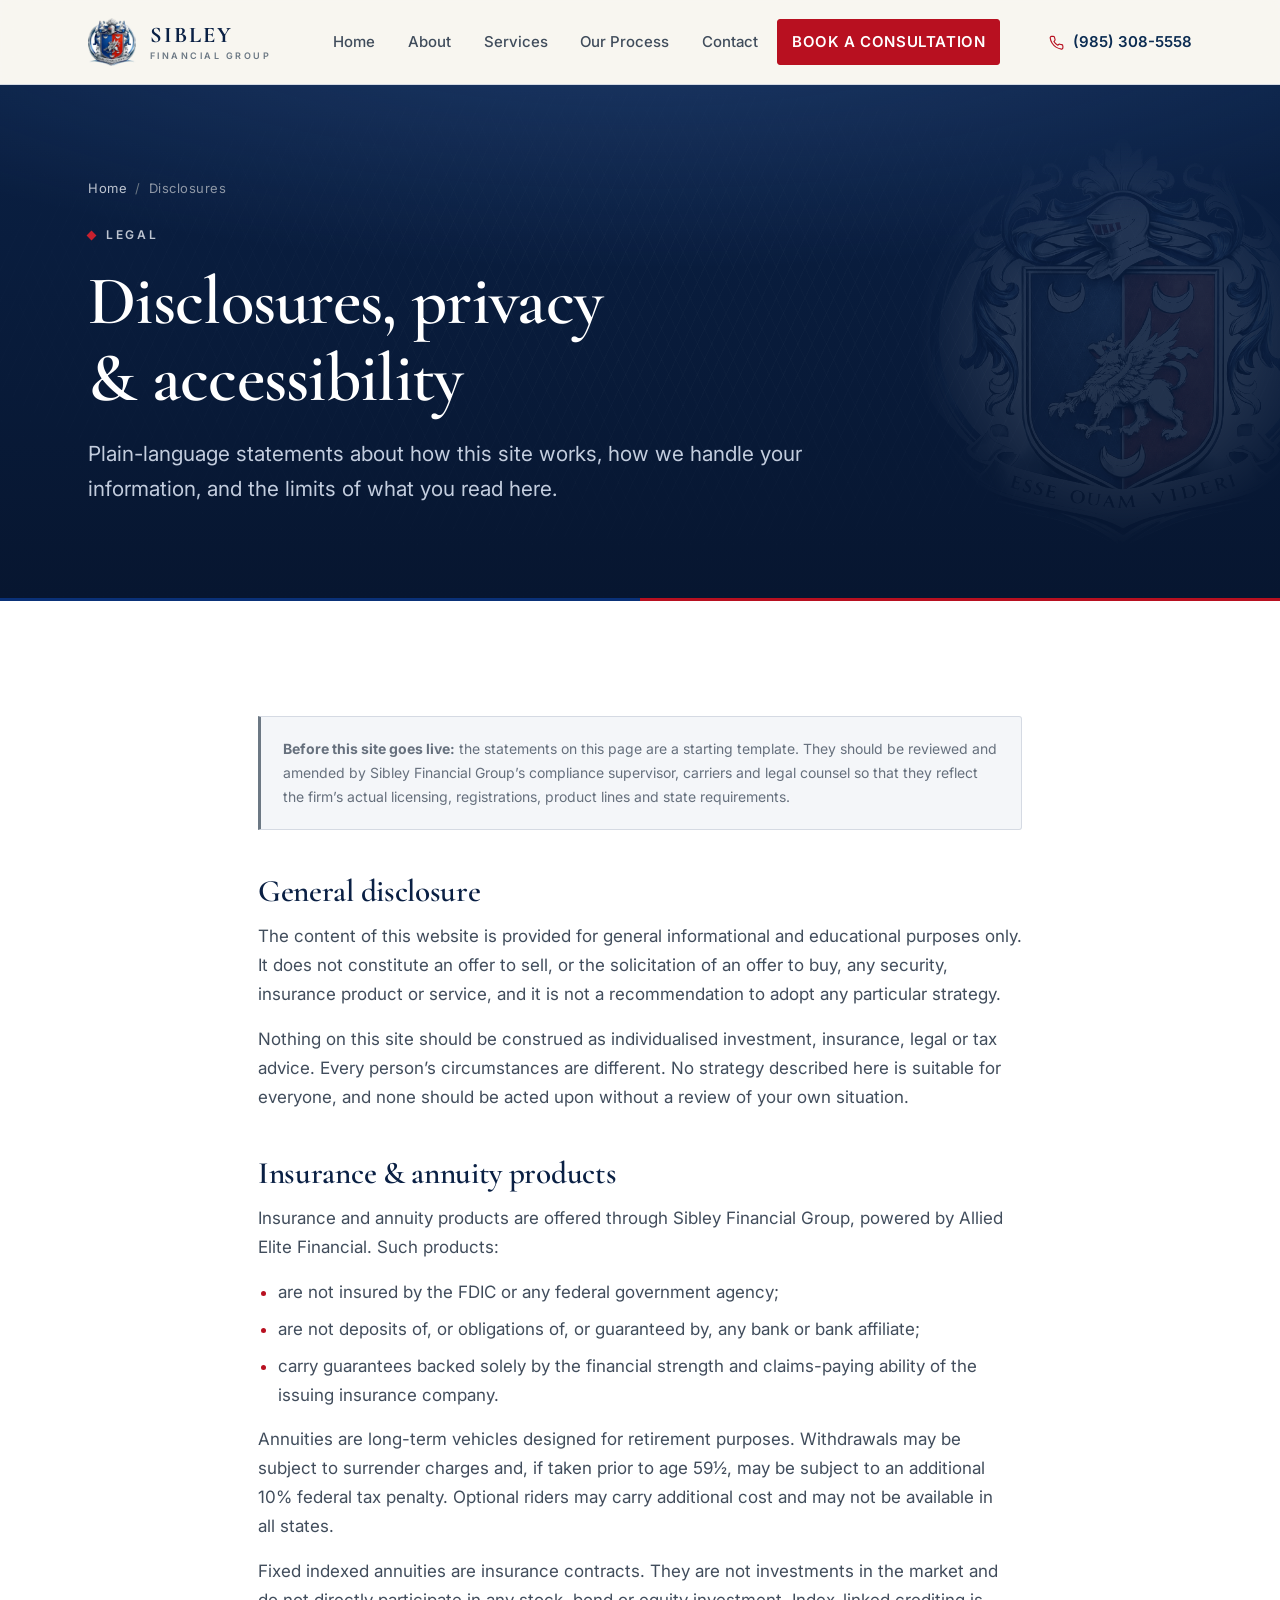
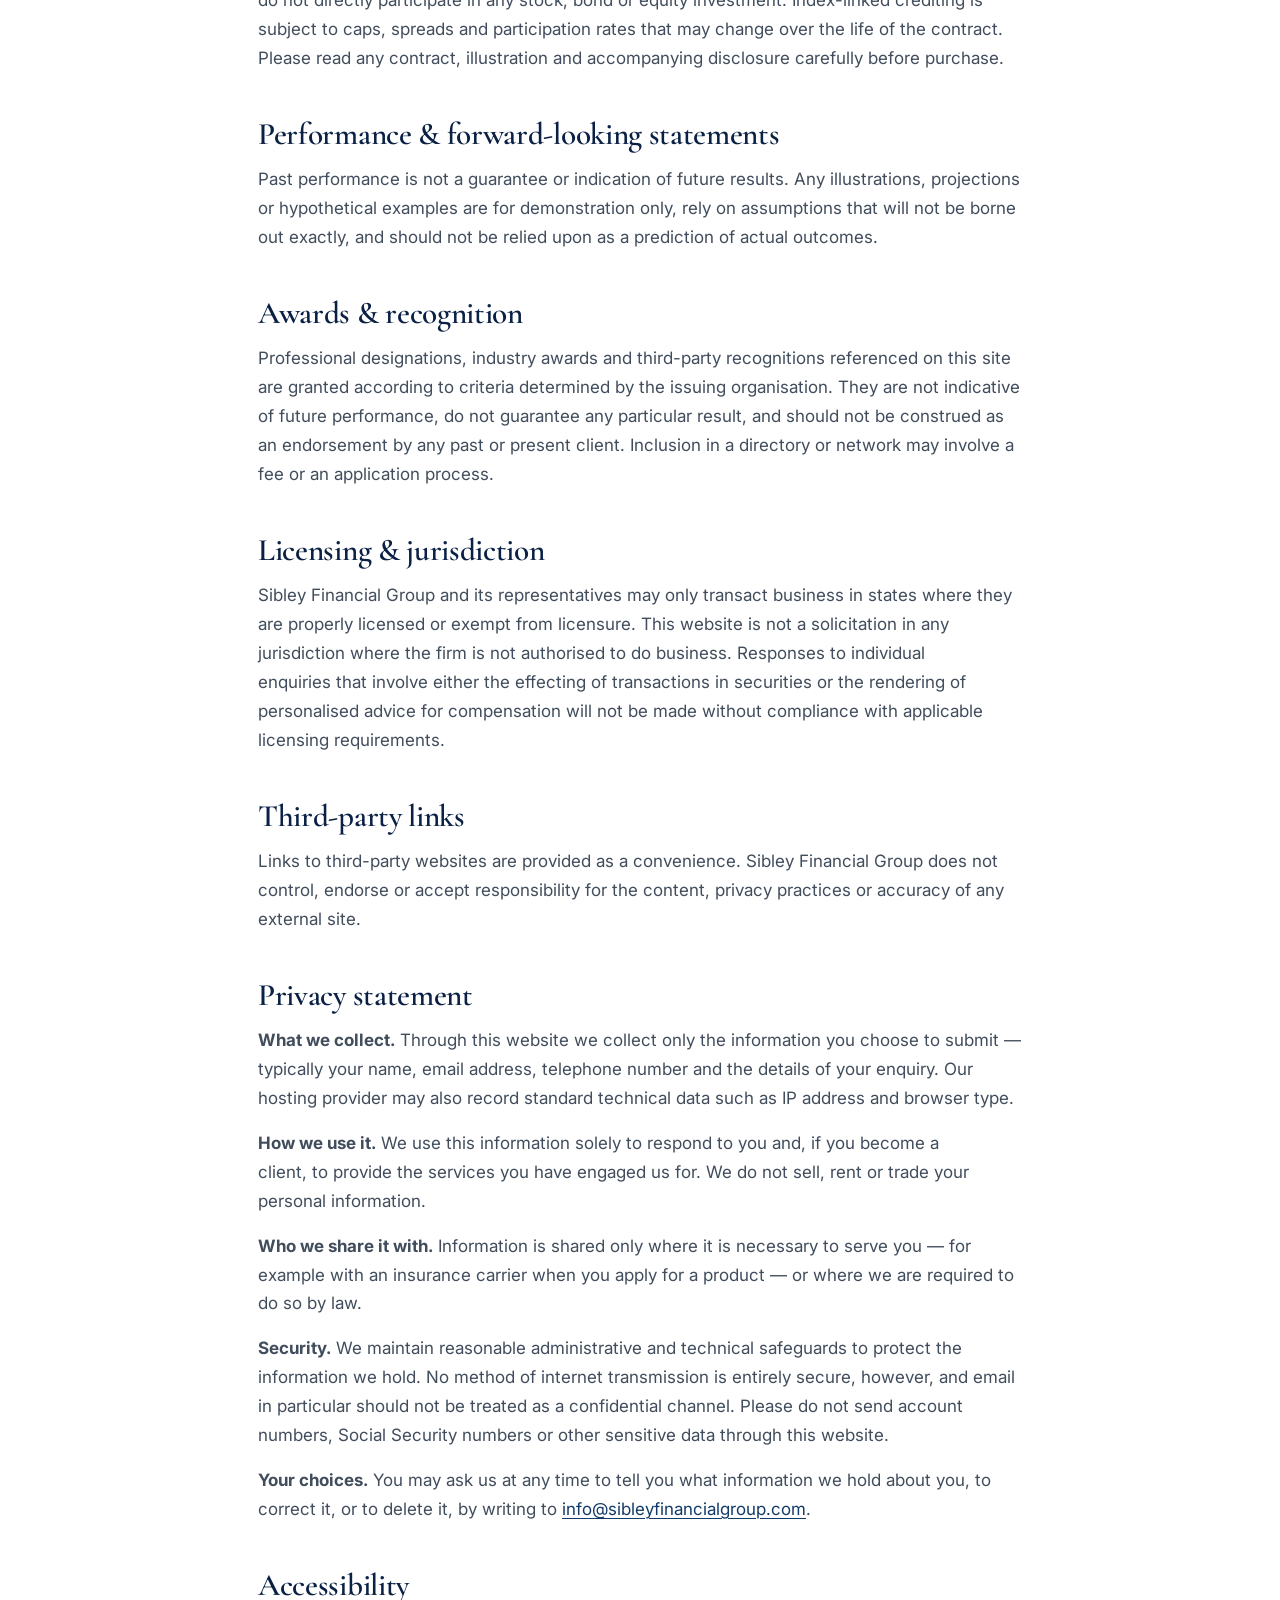
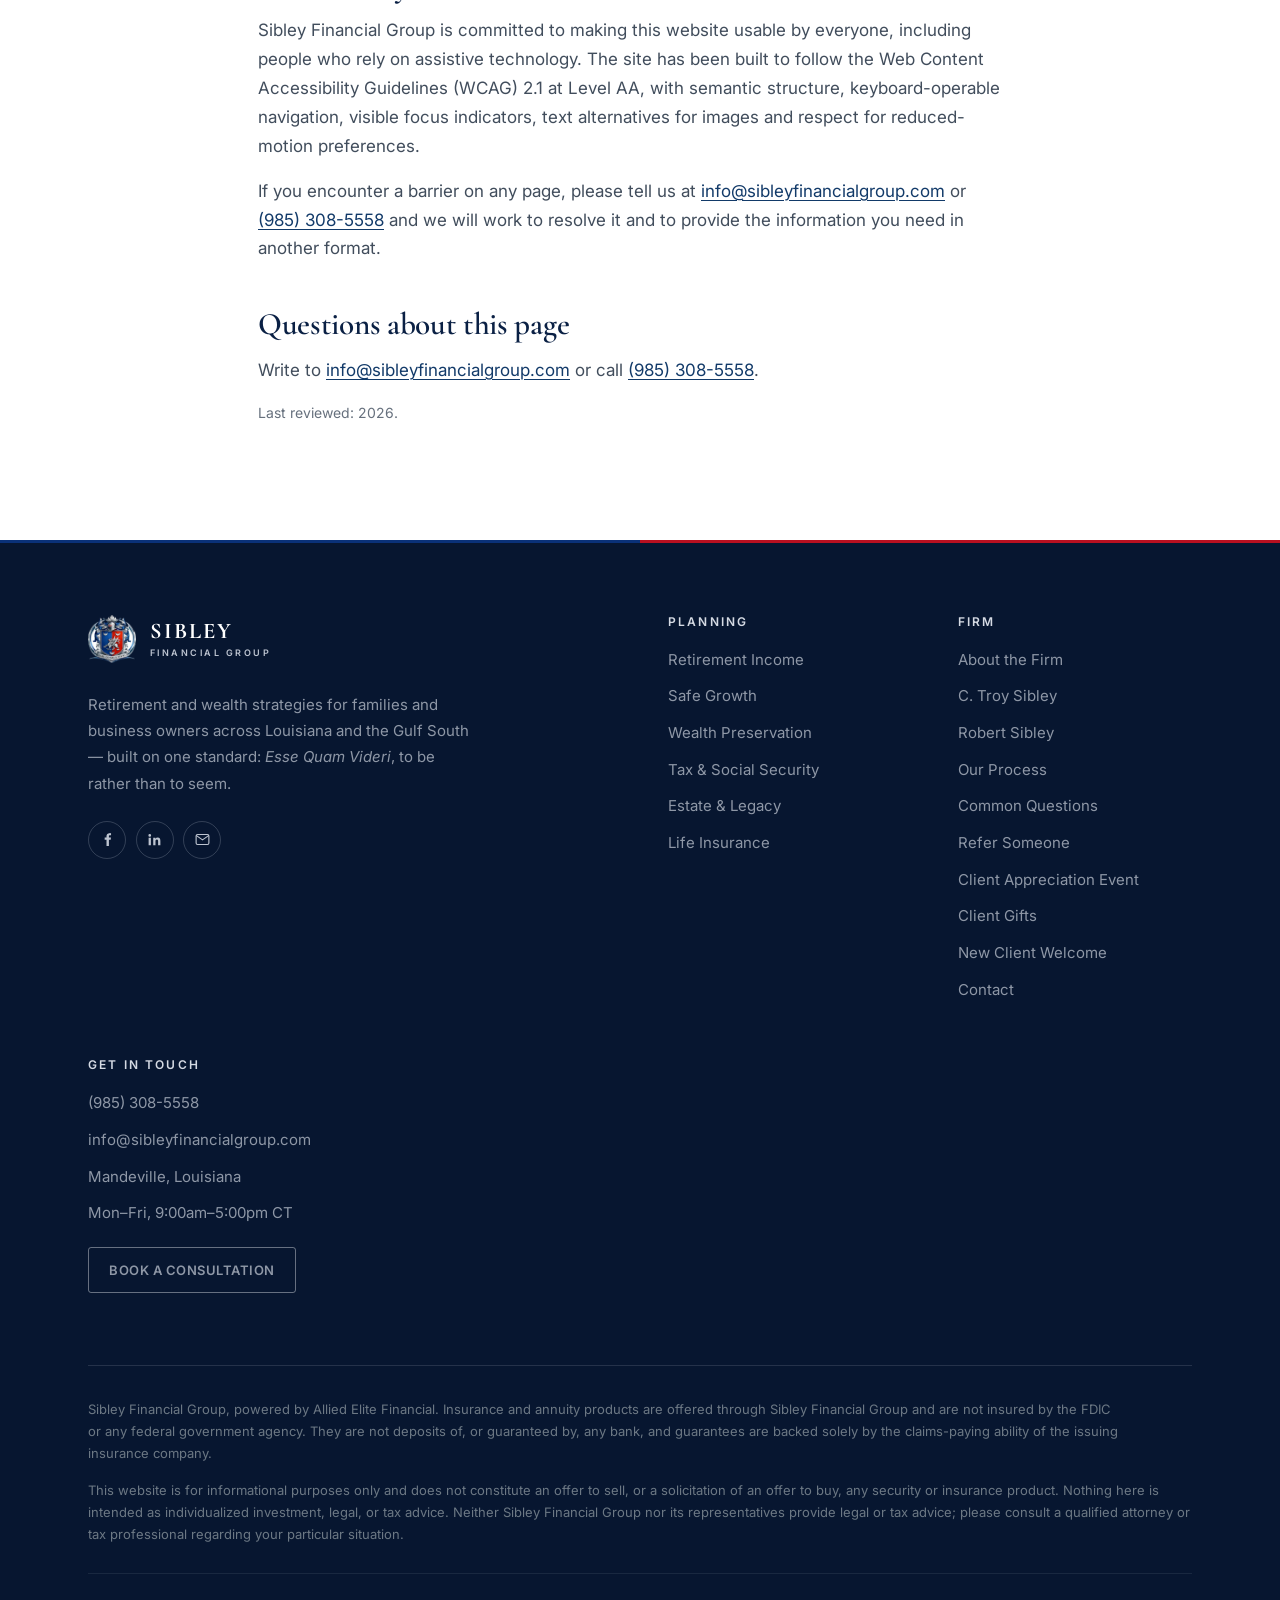
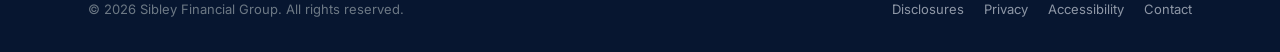
<file: disclosures.html>
<!DOCTYPE html>
<html lang="en">
<head>
<meta charset="utf-8">
<meta name="viewport" content="width=device-width, initial-scale=1">
<title>Disclosures, Privacy & Accessibility | Sibley Financial Group</title>
<meta name="description" content="Important disclosures, privacy statement and accessibility commitment for Sibley Financial Group, Mandeville, Louisiana.">
<link rel="canonical" href="https://www.sibleyfinancialgroup.com/disclosures.html">
<meta name="theme-color" content="#0A2044">
<meta name="robots" content="index, follow">

<meta property="og:site_name" content="Sibley Financial Group">
<meta property="og:type" content="website">
<meta property="og:title" content="Disclosures, Privacy & Accessibility | Sibley Financial Group">
<meta property="og:description" content="Important disclosures, privacy statement and accessibility commitment for Sibley Financial Group, Mandeville, Louisiana.">
<meta property="og:url" content="https://www.sibleyfinancialgroup.com/disclosures.html">
<meta property="og:image" content="https://www.sibleyfinancialgroup.com/assets/img/og-image.jpg">
<meta property="og:image:width" content="1200">
<meta property="og:image:height" content="630">
<meta name="twitter:card" content="summary_large_image">
<meta name="twitter:title" content="Disclosures, Privacy & Accessibility | Sibley Financial Group">
<meta name="twitter:description" content="Important disclosures, privacy statement and accessibility commitment for Sibley Financial Group, Mandeville, Louisiana.">
<meta name="twitter:image" content="https://www.sibleyfinancialgroup.com/assets/img/og-image.jpg">

<link rel="icon" href="assets/img/favicon.ico" sizes="any">
<link rel="icon" href="assets/img/icon-32.png" type="image/png" sizes="32x32">
<link rel="apple-touch-icon" href="assets/img/icon-180.png">
<link rel="manifest" href="site.webmanifest">

<link rel="preconnect" href="https://fonts.googleapis.com">
<link rel="preconnect" href="https://fonts.gstatic.com" crossorigin>
<link rel="stylesheet" href="https://fonts.googleapis.com/css2?family=Cormorant+Garamond:wght@400;500;600;700&amp;family=Inter:wght@400;500;600;700&amp;display=swap">
<link rel="stylesheet" href="assets/css/styles.css">
</head>
<body>
<a class="skip-link" href="#main">Skip to main content</a>
<header class="site-header">
  <div class="shell site-header__inner">
    <a class="brand" href="index.html" aria-label="Sibley Financial Group — home">
      <picture><source srcset="assets/img/crest-sm.webp" type="image/webp"><img src="assets/img/crest-sm.png" alt="Sibley Financial Group crest" class="brand__mark" width="48" height="48" loading="eager" decoding="async"></picture>
      <span class="brand__text">
        <span class="brand__name">Sibley</span>
        <span class="brand__sub">Financial Group</span>
      </span>
    </a>

    <nav class="nav" id="primary-nav" aria-label="Primary">
      <a href="index.html">Home</a>
      <a href="about.html">About</a>
      <a href="services.html">Services</a>
      <a href="process.html">Our Process</a>
      <a href="contact.html">Contact</a>
      <a class="btn btn--crimson btn--sm" href="contact.html">Book a Consultation</a>
    </nav>

    <div class="header-actions">
      <a class="header-phone" href="tel:+19853085558">
        <svg viewBox="0 0 24 24" width="17" height="17" fill="none" stroke="currentColor" stroke-width="1.6" stroke-linecap="round" stroke-linejoin="round" aria-hidden="true"><path d="M21 16.9v2.6a1.8 1.8 0 0 1-2 1.8 17.8 17.8 0 0 1-7.7-2.8 17.4 17.4 0 0 1-5.4-5.4A17.8 17.8 0 0 1 3.1 5.4 1.8 1.8 0 0 1 4.9 3.4h2.6a1.8 1.8 0 0 1 1.8 1.6c.1.9.3 1.7.6 2.5a1.8 1.8 0 0 1-.4 1.9l-1.1 1.1a14.4 14.4 0 0 0 5.4 5.4l1.1-1.1a1.8 1.8 0 0 1 1.9-.4c.8.3 1.6.5 2.5.6a1.8 1.8 0 0 1 1.6 1.9Z"/></svg><span>(985) 308-5558</span>
      </a>
      <button class="nav-toggle" type="button" aria-expanded="false"
              aria-controls="primary-nav" aria-label="Open menu">
        <span class="nav-toggle__bars"></span>
      </button>
    </div>
  </div>
</header>

<main id="main">
<section class="page-hero ground-navy">
  <picture><source srcset="assets/img/crest.webp" type="image/webp"><img src="assets/img/crest.png" alt="" class="page-hero__watermark" loading="lazy" decoding="async" aria-hidden="true"></picture>
  <div class="shell">
    <nav class="breadcrumb" aria-label="Breadcrumb"><a href="index.html">Home</a><span aria-hidden="true">/</span><span>Disclosures</span></nav>
    <div class="page-hero__inner">
      <p class="eyebrow eyebrow--invert">Legal</p>
      <h1>Disclosures, privacy &amp; accessibility</h1>
      <p class="lede">Plain-language statements about how this site works, how we handle your information, and the limits of what you read here.</p>
    </div>
  </div>
</section>
<hr class="tincture-rule">

<section class="section section--paper">
  <div class="shell shell--narrow prose">

    <p class="disclosure-note"><strong>Before this site goes live:</strong> the statements on this page are a starting template. They should be reviewed and amended by Sibley Financial Group&rsquo;s compliance supervisor, carriers and legal counsel so that they reflect the firm&rsquo;s actual licensing, registrations, product lines and state requirements.</p>

    <h2 id="general">General disclosure</h2>
    <p>The content of this website is provided for general informational and educational purposes only. It does not constitute an offer to sell, or the solicitation of an offer to buy, any security, insurance product or service, and it is not a recommendation to adopt any particular strategy.</p>
    <p>Nothing on this site should be construed as individualised investment, insurance, legal or tax advice. Every person&rsquo;s circumstances are different. No strategy described here is suitable for everyone, and none should be acted upon without a review of your own situation.</p>

    <h2 id="insurance">Insurance &amp; annuity products</h2>
    <p>Insurance and annuity products are offered through Sibley Financial Group, powered by Allied Elite Financial. Such products:</p>
    <ul>
      <li>are not insured by the FDIC or any federal government agency;</li>
      <li>are not deposits of, or obligations of, or guaranteed by, any bank or bank affiliate;</li>
      <li>carry guarantees backed solely by the financial strength and claims-paying ability of the issuing insurance company.</li>
    </ul>
    <p>Annuities are long-term vehicles designed for retirement purposes. Withdrawals may be subject to surrender charges and, if taken prior to age 59&frac12;, may be subject to an additional 10% federal tax penalty. Optional riders may carry additional cost and may not be available in all states.</p>
    <p>Fixed indexed annuities are insurance contracts. They are not investments in the market and do not directly participate in any stock, bond or equity investment. Index-linked crediting is subject to caps, spreads and participation rates that may change over the life of the contract. Please read any contract, illustration and accompanying disclosure carefully before purchase.</p>

    <h2 id="performance">Performance &amp; forward-looking statements</h2>
    <p>Past performance is not a guarantee or indication of future results. Any illustrations, projections or hypothetical examples are for demonstration only, rely on assumptions that will not be borne out exactly, and should not be relied upon as a prediction of actual outcomes.</p>

    <h2 id="awards">Awards &amp; recognition</h2>
    <p>Professional designations, industry awards and third-party recognitions referenced on this site are granted according to criteria determined by the issuing organisation. They are not indicative of future performance, do not guarantee any particular result, and should not be construed as an endorsement by any past or present client. Inclusion in a directory or network may involve a fee or an application process.</p>

    <h2 id="licensing">Licensing &amp; jurisdiction</h2>
    <p>Sibley Financial Group and its representatives may only transact business in states where they are properly licensed or exempt from licensure. This website is not a solicitation in any jurisdiction where the firm is not authorised to do business. Responses to individual enquiries that involve either the effecting of transactions in securities or the rendering of personalised advice for compensation will not be made without compliance with applicable licensing requirements.</p>

    <h2 id="third-party">Third-party links</h2>
    <p>Links to third-party websites are provided as a convenience. Sibley Financial Group does not control, endorse or accept responsibility for the content, privacy practices or accuracy of any external site.</p>

    <h2 id="privacy">Privacy statement</h2>
    <p><strong>What we collect.</strong> Through this website we collect only the information you choose to submit &mdash; typically your name, email address, telephone number and the details of your enquiry. Our hosting provider may also record standard technical data such as IP address and browser type.</p>
    <p><strong>How we use it.</strong> We use this information solely to respond to you and, if you become a client, to provide the services you have engaged us for. We do not sell, rent or trade your personal information.</p>
    <p><strong>Who we share it with.</strong> Information is shared only where it is necessary to serve you &mdash; for example with an insurance carrier when you apply for a product &mdash; or where we are required to do so by law.</p>
    <p><strong>Security.</strong> We maintain reasonable administrative and technical safeguards to protect the information we hold. No method of internet transmission is entirely secure, however, and email in particular should not be treated as a confidential channel. Please do not send account numbers, Social Security numbers or other sensitive data through this website.</p>
    <p><strong>Your choices.</strong> You may ask us at any time to tell you what information we hold about you, to correct it, or to delete it, by writing to <a href="mailto:info@sibleyfinancialgroup.com">info@sibleyfinancialgroup.com</a>.</p>

    <h2 id="accessibility">Accessibility</h2>
    <p>Sibley Financial Group is committed to making this website usable by everyone, including people who rely on assistive technology. The site has been built to follow the Web Content Accessibility Guidelines (WCAG) 2.1 at Level AA, with semantic structure, keyboard-operable navigation, visible focus indicators, text alternatives for images and respect for reduced-motion preferences.</p>
    <p>If you encounter a barrier on any page, please tell us at <a href="mailto:info@sibleyfinancialgroup.com">info@sibleyfinancialgroup.com</a> or <a href="tel:+19853085558">(985) 308-5558</a> and we will work to resolve it and to provide the information you need in another format.</p>

    <h2 id="contact">Questions about this page</h2>
    <p>Write to <a href="mailto:info@sibleyfinancialgroup.com">info@sibleyfinancialgroup.com</a> or call <a href="tel:+19853085558">(985) 308-5558</a>.</p>
    <p class="small muted">Last reviewed: <span data-year>2026</span>.</p>
  </div>
</section>
</main>

<hr class="tincture-rule">
<footer class="site-footer">
  <div class="shell site-footer__main">
    <div class="site-footer__brand">
      <a class="brand brand--invert" href="index.html" aria-label="Sibley Financial Group — home">
        <picture><source srcset="assets/img/crest-sm.webp" type="image/webp"><img src="assets/img/crest-sm.png" alt="" class="brand__mark" width="48" height="48" loading="lazy" decoding="async"></picture>
        <span class="brand__text">
          <span class="brand__name">Sibley</span>
          <span class="brand__sub">Financial Group</span>
        </span>
      </a>
      <p>Retirement and wealth strategies for families and business owners across Louisiana and the Gulf South &mdash; built on one standard: <em>Esse Quam Videri</em>, to be rather than to seem.</p>
      <div class="socials">
        <a href="https://www.facebook.com/people/Sibley-Financial-Group/100066724825448/" aria-label="Sibley Financial Group on Facebook" rel="noopener">
          <svg viewBox="0 0 24 24" width="17" height="17" fill="currentColor" aria-hidden="true"><path d="M14 9V7.2c0-.8.2-1.2 1.4-1.2H17V3.1A19 19 0 0 0 14.8 3C12.3 3 10.6 4.5 10.6 7v2H8v3.2h2.6V21H14v-8.8h2.5l.4-3.2Z"/></svg>
        </a>
        <a href="https://www.linkedin.com/in/c-troy-sibley-2655102a5/" aria-label="C. Troy Sibley on LinkedIn" rel="noopener">
          <svg viewBox="0 0 24 24" width="17" height="17" fill="currentColor" aria-hidden="true"><path d="M6.9 20H3.7V9.5h3.2V20ZM5.3 8.1A1.9 1.9 0 1 1 5.3 4.3a1.9 1.9 0 0 1 0 3.8ZM20.3 20h-3.2v-5.1c0-1.2 0-2.8-1.7-2.8s-2 1.3-2 2.7V20H10.2V9.5h3.1v1.4h.1a3.4 3.4 0 0 1 3-1.7c3.3 0 3.9 2.1 3.9 4.9V20Z"/></svg>
        </a>
        <a href="mailto:info@sibleyfinancialgroup.com" aria-label="Email Sibley Financial Group"><svg viewBox="0 0 24 24" width="17" height="17" fill="none" stroke="currentColor" stroke-width="1.6" stroke-linecap="round" stroke-linejoin="round" aria-hidden="true"><rect x="3" y="5" width="18" height="14" rx="2"/><path d="m3.5 6.5 8.5 6 8.5-6"/></svg></a>
      </div>
    </div>

    <div>
      <h4>Planning</h4>
      <ul>
        <li><a href="services.html#retirement-income">Retirement Income</a></li>
        <li><a href="services.html#safe-growth">Safe Growth</a></li>
        <li><a href="services.html#wealth-preservation">Wealth Preservation</a></li>
        <li><a href="services.html#tax-strategy">Tax &amp; Social Security</a></li>
        <li><a href="services.html#estate-legacy">Estate &amp; Legacy</a></li>
        <li><a href="services.html#life-insurance">Life Insurance</a></li>
      </ul>
    </div>

    <div>
      <h4>Firm</h4>
      <ul>
        <li><a href="about.html">About the Firm</a></li>
        <li><a href="about.html#troy-sibley">C. Troy Sibley</a></li>
        <li><a href="about.html#robert-sibley">Robert Sibley</a></li>
        <li><a href="process.html">Our Process</a></li>
        <li><a href="process.html#faq">Common Questions</a></li>
        <li><a href="referral.html">Refer Someone</a></li>
        <li><a href="event.html">Client Appreciation Event</a></li>
        <li><a href="gifts.html">Client Gifts</a></li>
        <li><a href="welcome.html">New Client Welcome</a></li>
        <li><a href="contact.html">Contact</a></li>
      </ul>
    </div>

    <div>
      <h4>Get in Touch</h4>
      <ul>
        <li><a href="tel:+19853085558">(985) 308-5558</a></li>
        <li><a href="mailto:info@sibleyfinancialgroup.com">info@sibleyfinancialgroup.com</a></li>
        <li>Mandeville, Louisiana</li>
        <li>Mon&ndash;Fri, 9:00am&ndash;5:00pm CT</li>
      </ul>
      <p style="margin-top:1.35rem"><a class="btn btn--ghost-invert btn--sm" href="contact.html">Book a Consultation</a></p>
    </div>
  </div>

  <div class="shell">
    <div class="site-footer__legal">
      <p>Sibley Financial Group, powered by Allied Elite Financial. Insurance and annuity products are offered through Sibley Financial Group and are not insured by the FDIC or any federal government agency. They are not deposits of, or guaranteed by, any bank, and guarantees are backed solely by the claims-paying ability of the issuing insurance company.</p>
      <p>This website is for informational purposes only and does not constitute an offer to sell, or a solicitation of an offer to buy, any security or insurance product. Nothing here is intended as individualized investment, legal, or tax advice. Neither Sibley Financial Group nor its representatives provide legal or tax advice; please consult a qualified attorney or tax professional regarding your particular situation.</p>
      <div class="site-footer__baseline">
        <p>&copy; <span data-year>2026</span> Sibley Financial Group. All rights reserved.</p>
        <nav aria-label="Legal">
          <a href="disclosures.html">Disclosures</a>
          <a href="disclosures.html#privacy">Privacy</a>
          <a href="disclosures.html#accessibility">Accessibility</a>
          <a href="contact.html">Contact</a>
        </nav>
      </div>
    </div>
  </div>
</footer>

<script src="assets/js/main.js" defer></script>
</body>
</html>
</file>
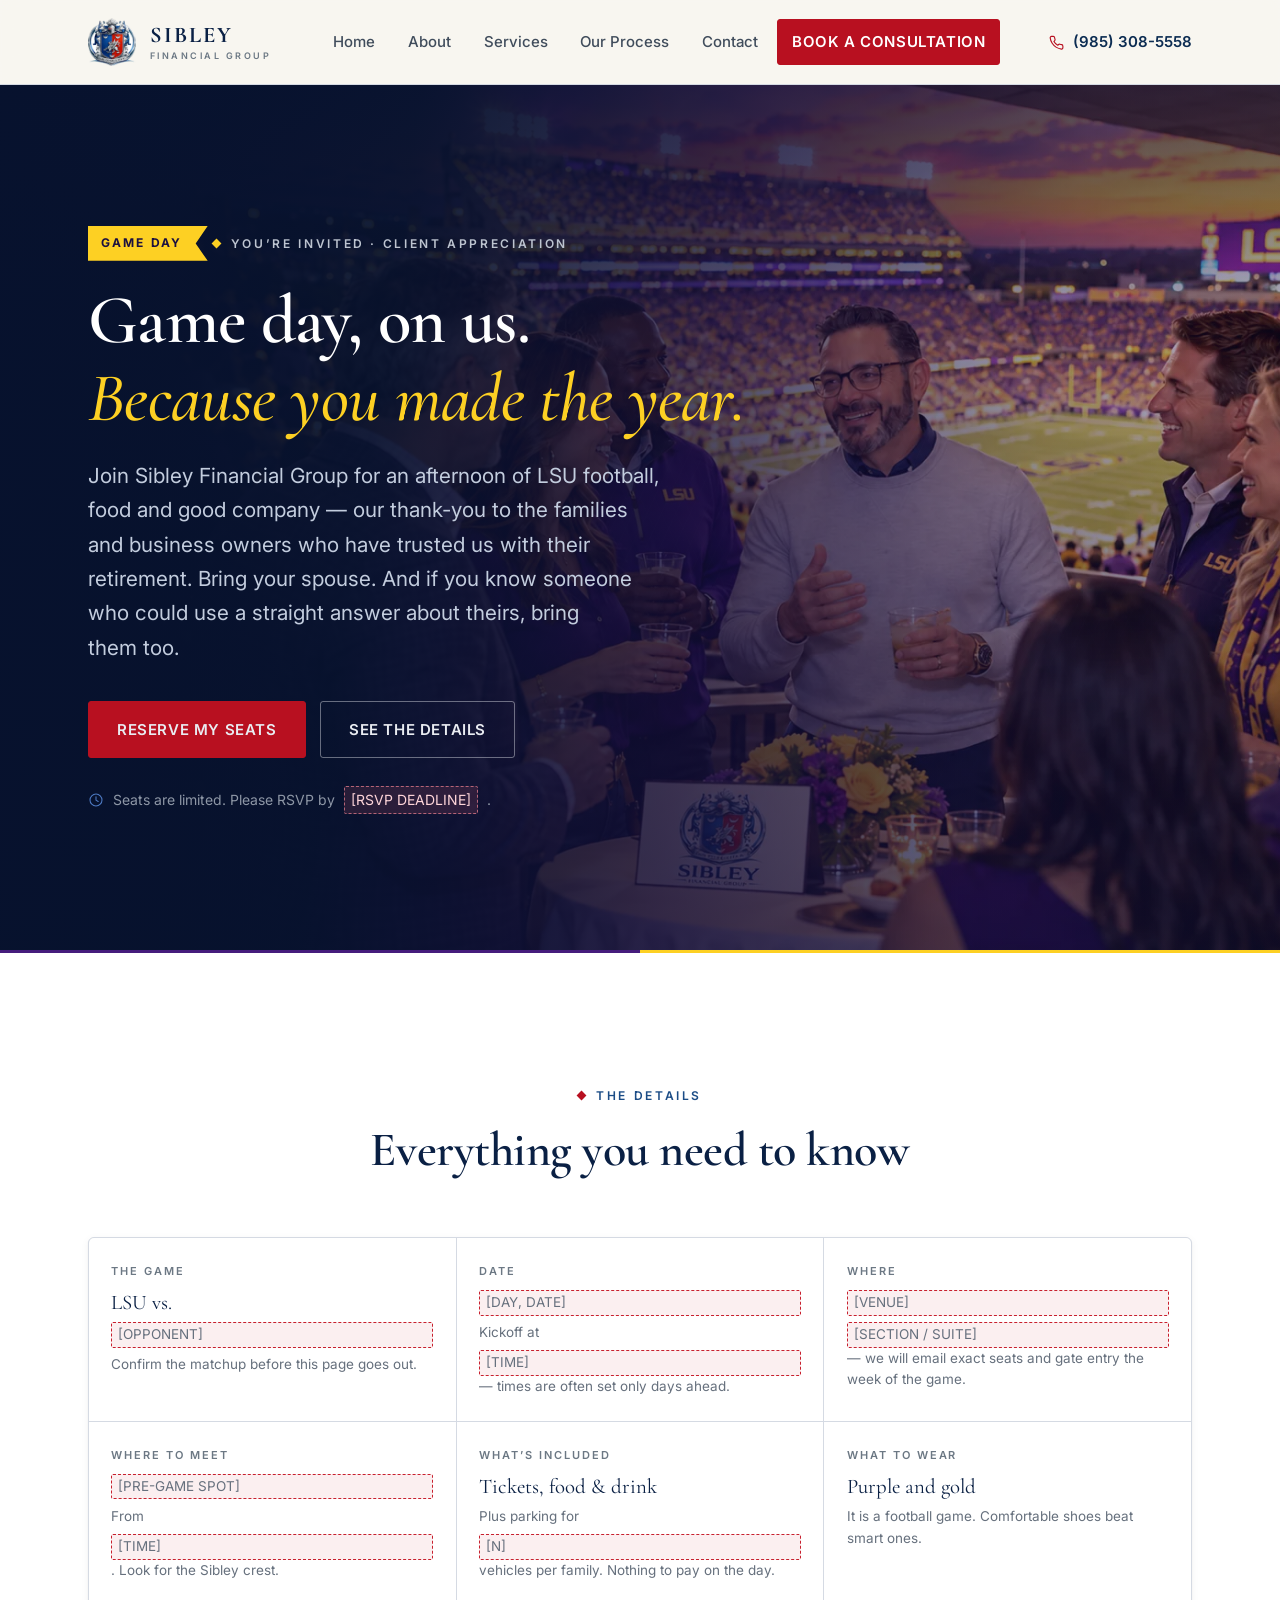
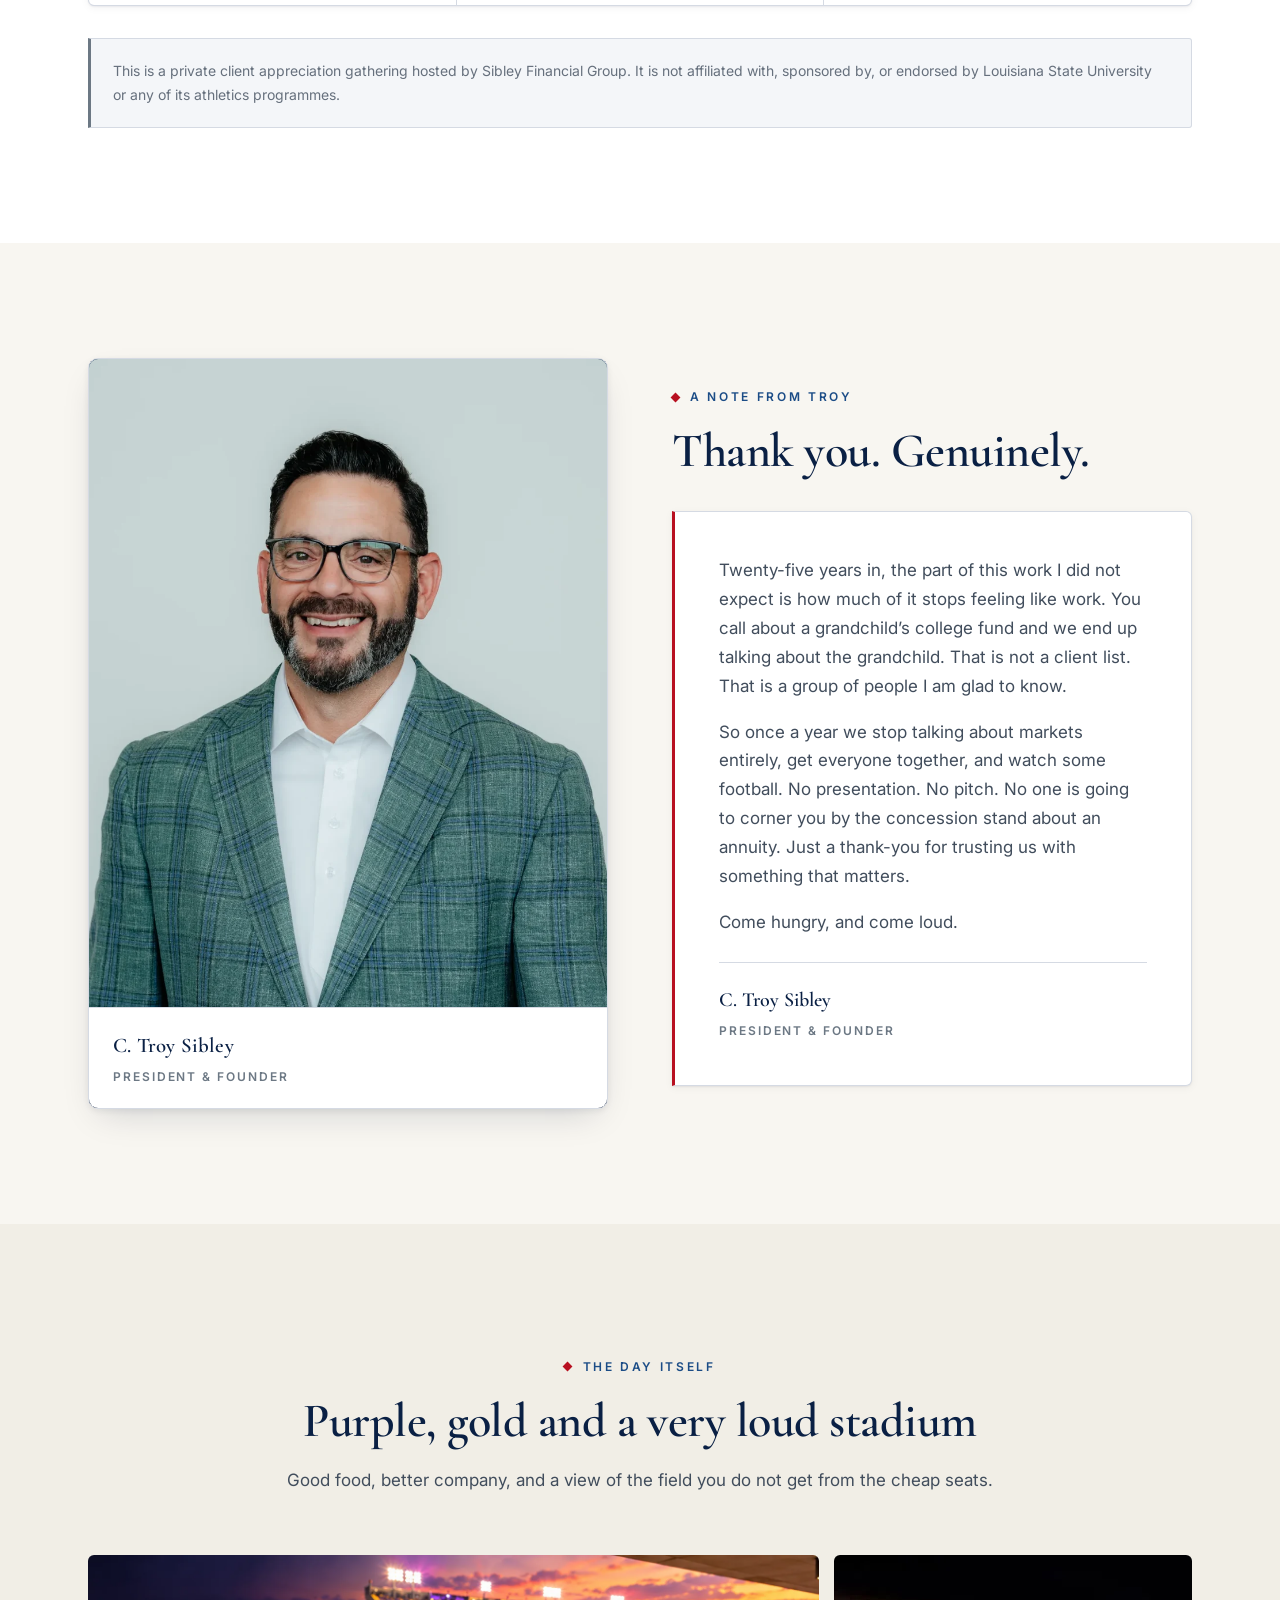
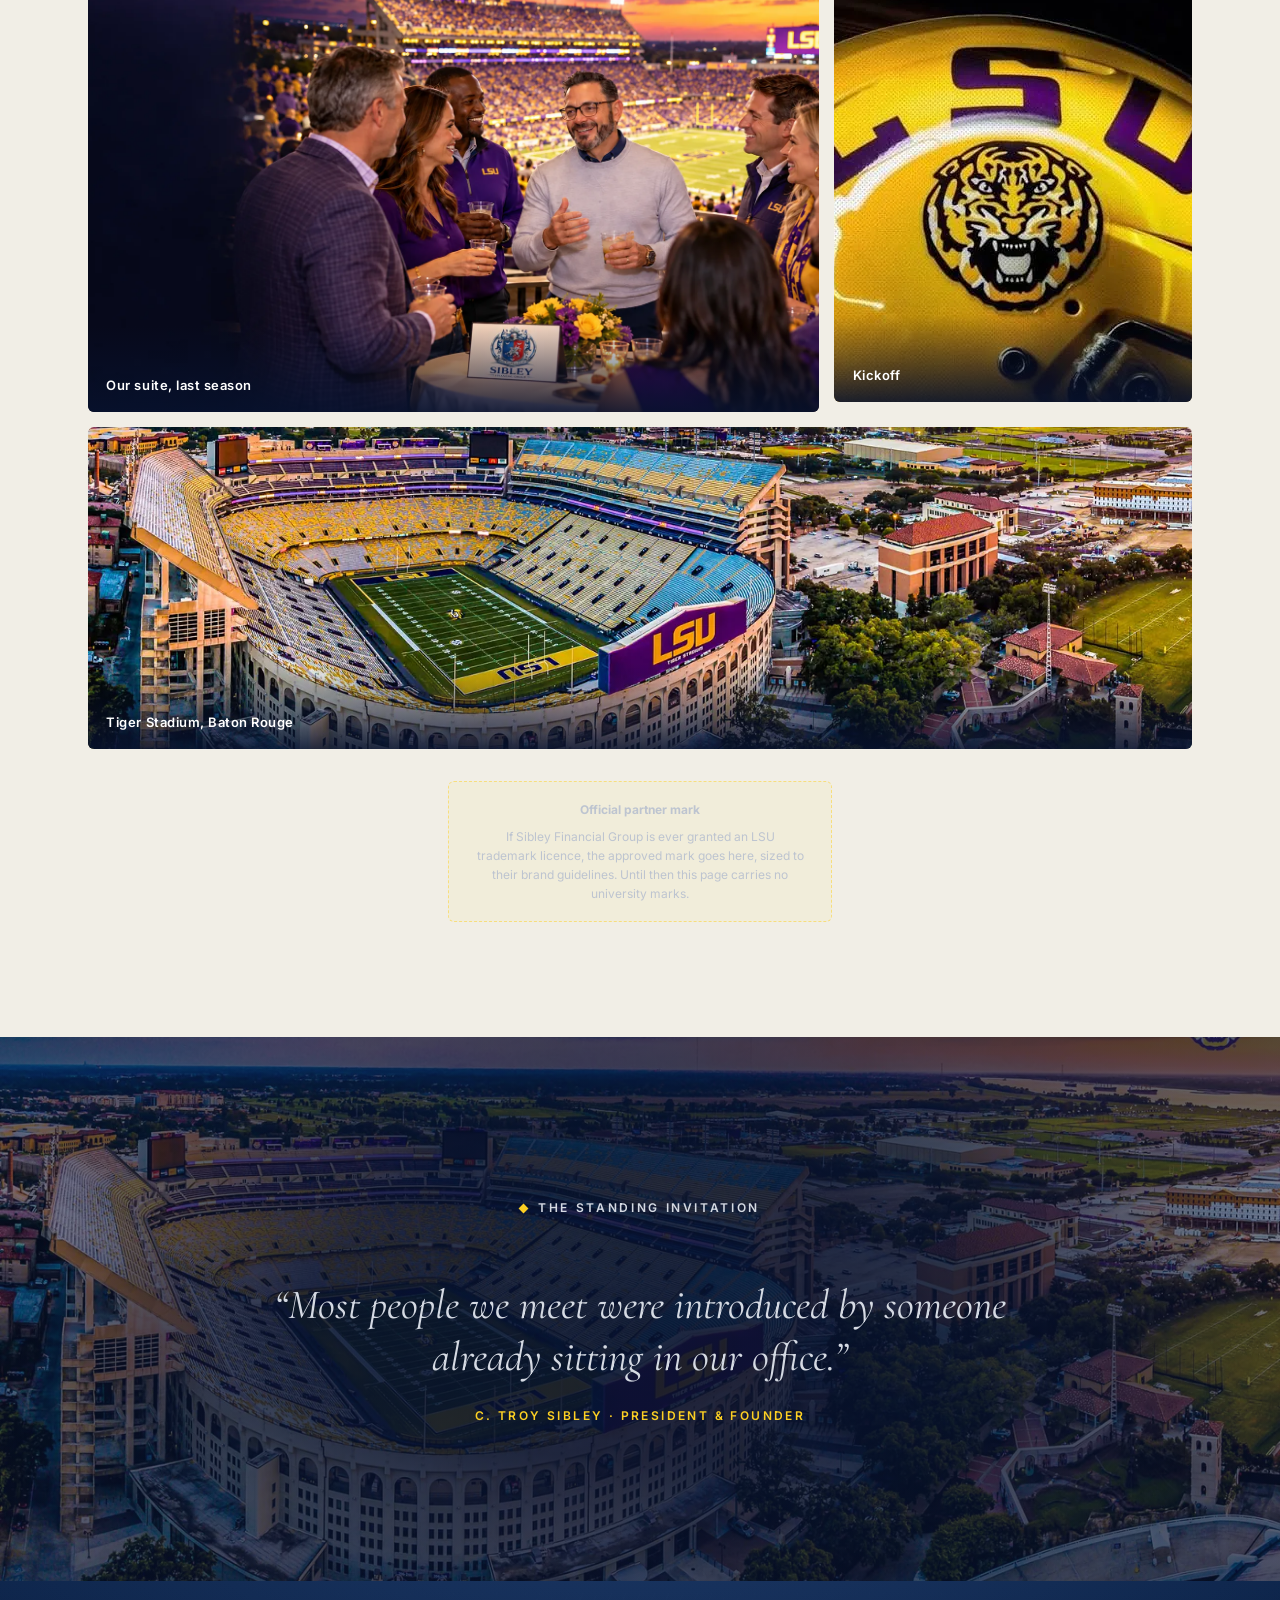
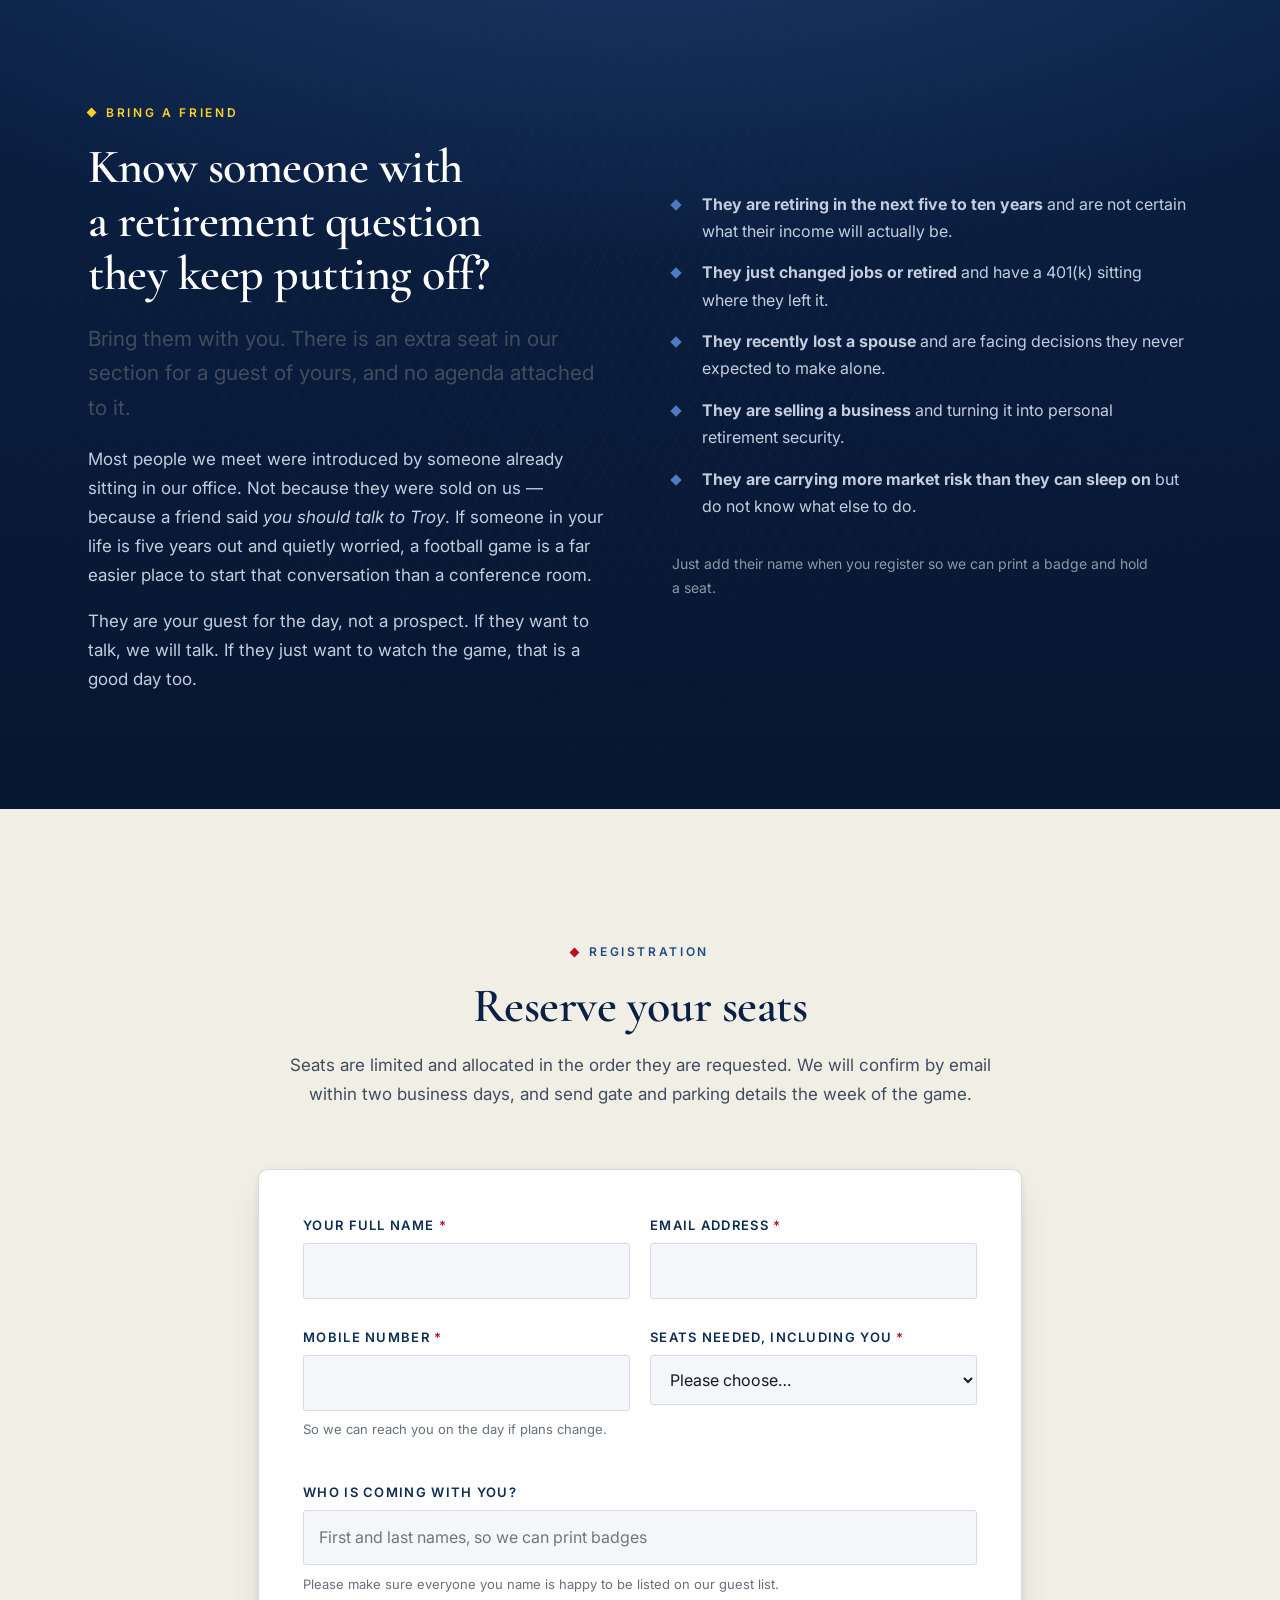
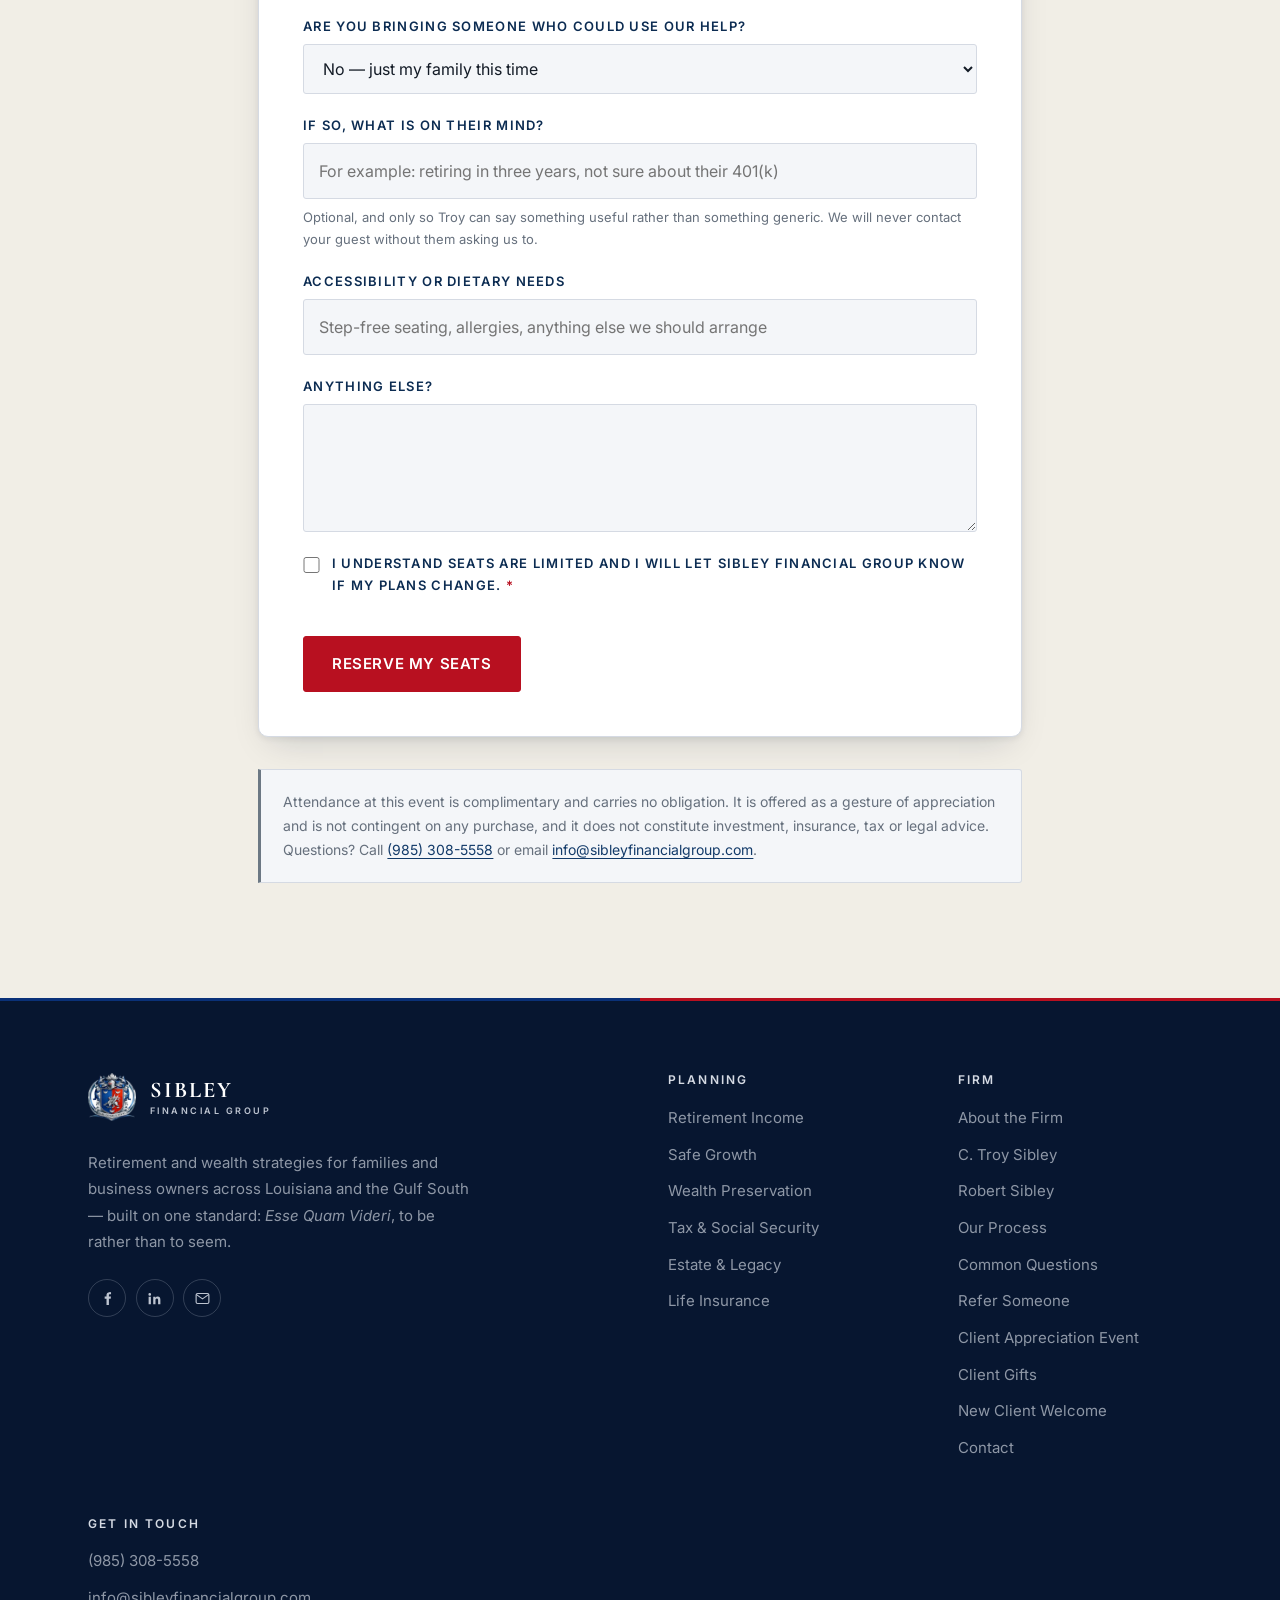
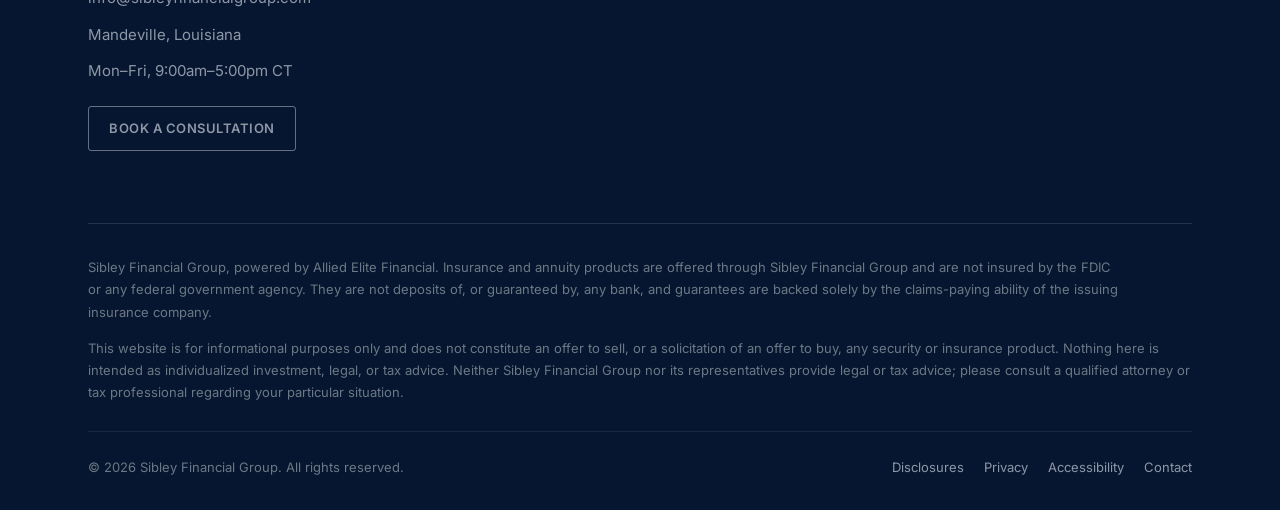
<file: event.html>
<!DOCTYPE html>
<html lang="en">
<head>
<meta charset="utf-8">
<meta name="viewport" content="width=device-width, initial-scale=1">
<title>Client Appreciation Event | LSU Game Day | Sibley Financial Group</title>
<meta name="description" content="Join Sibley Financial Group for a client appreciation day at an LSU football game. Complimentary tickets, food and parking for our clients and a guest. Register to reserve your seats.">
<link rel="canonical" href="https://www.sibleyfinancialgroup.com/event.html">
<meta name="theme-color" content="#0A2044">
<meta name="robots" content="noindex, follow">

<meta property="og:site_name" content="Sibley Financial Group">
<meta property="og:type" content="article">
<meta property="og:title" content="Client Appreciation Event | LSU Game Day | Sibley Financial Group">
<meta property="og:description" content="Join Sibley Financial Group for a client appreciation day at an LSU football game. Complimentary tickets, food and parking for our clients and a guest. Register to reserve your seats.">
<meta property="og:url" content="https://www.sibleyfinancialgroup.com/event.html">
<meta property="og:image" content="https://www.sibleyfinancialgroup.com/assets/img/og-image.jpg">
<meta property="og:image:width" content="1200">
<meta property="og:image:height" content="630">
<meta name="twitter:card" content="summary_large_image">
<meta name="twitter:title" content="Client Appreciation Event | LSU Game Day | Sibley Financial Group">
<meta name="twitter:description" content="Join Sibley Financial Group for a client appreciation day at an LSU football game. Complimentary tickets, food and parking for our clients and a guest. Register to reserve your seats.">
<meta name="twitter:image" content="https://www.sibleyfinancialgroup.com/assets/img/og-image.jpg">

<link rel="icon" href="assets/img/favicon.ico" sizes="any">
<link rel="icon" href="assets/img/icon-32.png" type="image/png" sizes="32x32">
<link rel="apple-touch-icon" href="assets/img/icon-180.png">
<link rel="manifest" href="site.webmanifest">

<link rel="preconnect" href="https://fonts.googleapis.com">
<link rel="preconnect" href="https://fonts.gstatic.com" crossorigin>
<link rel="stylesheet" href="https://fonts.googleapis.com/css2?family=Cormorant+Garamond:wght@400;500;600;700&amp;family=Inter:wght@400;500;600;700&amp;display=swap">
<link rel="stylesheet" href="assets/css/styles.css">
</head>
<body>
<a class="skip-link" href="#main">Skip to main content</a>
<header class="site-header">
  <div class="shell site-header__inner">
    <a class="brand" href="index.html" aria-label="Sibley Financial Group — home">
      <picture><source srcset="assets/img/crest-sm.webp" type="image/webp"><img src="assets/img/crest-sm.png" alt="Sibley Financial Group crest" class="brand__mark" width="48" height="48" loading="eager" decoding="async"></picture>
      <span class="brand__text">
        <span class="brand__name">Sibley</span>
        <span class="brand__sub">Financial Group</span>
      </span>
    </a>

    <nav class="nav" id="primary-nav" aria-label="Primary">
      <a href="index.html">Home</a>
      <a href="about.html">About</a>
      <a href="services.html">Services</a>
      <a href="process.html">Our Process</a>
      <a href="contact.html">Contact</a>
      <a class="btn btn--crimson btn--sm" href="contact.html">Book a Consultation</a>
    </nav>

    <div class="header-actions">
      <a class="header-phone" href="tel:+19853085558">
        <svg viewBox="0 0 24 24" width="17" height="17" fill="none" stroke="currentColor" stroke-width="1.6" stroke-linecap="round" stroke-linejoin="round" aria-hidden="true"><path d="M21 16.9v2.6a1.8 1.8 0 0 1-2 1.8 17.8 17.8 0 0 1-7.7-2.8 17.4 17.4 0 0 1-5.4-5.4A17.8 17.8 0 0 1 3.1 5.4 1.8 1.8 0 0 1 4.9 3.4h2.6a1.8 1.8 0 0 1 1.8 1.6c.1.9.3 1.7.6 2.5a1.8 1.8 0 0 1-.4 1.9l-1.1 1.1a14.4 14.4 0 0 0 5.4 5.4l1.1-1.1a1.8 1.8 0 0 1 1.9-.4c.8.3 1.6.5 2.5.6a1.8 1.8 0 0 1 1.6 1.9Z"/></svg><span>(985) 308-5558</span>
      </a>
      <button class="nav-toggle" type="button" aria-expanded="false"
              aria-controls="primary-nav" aria-label="Open menu">
        <span class="nav-toggle__bars"></span>
      </button>
    </div>
  </div>
</header>

<main id="main">
<section class="hero ground-navy gameday-hero hero--photo">
  <picture>
    <source srcset="assets/img/event-suite.webp" type="image/webp">
    <img class="hero__photo" src="assets/img/event-suite.jpg" alt=""
         width="1672" height="941" fetchpriority="high" decoding="async">
  </picture>
  <div class="shell">
    <div class="hero__inner">
      <p class="pennant">Game Day</p>
      <p class="eyebrow eyebrow--invert">You&rsquo;re invited &middot; Client appreciation</p>
      <h1>Game day, on us.<span class="accent">Because you made the year.</span></h1>
      <p class="lede">Join Sibley Financial Group for an afternoon of LSU football, food and good company &mdash; our thank-you to the families and business owners who have trusted us with their retirement. Bring your spouse. And if you know someone who could use a straight answer about theirs, bring them too.</p>
      <div class="btn-row">
        <a class="btn btn--crimson" href="#rsvp">Reserve My Seats</a>
        <a class="btn btn--ghost-invert" href="#details">See the Details</a>
      </div>
      <p class="hero__note"><svg viewBox="0 0 24 24" width="16" height="16" fill="none" stroke="currentColor" stroke-width="1.6" stroke-linecap="round" stroke-linejoin="round" aria-hidden="true"><circle cx="12" cy="12" r="9"/><path d="M12 7v5.2l3.3 2"/></svg> Seats are limited. Please RSVP by <span class="placeholder">[RSVP DEADLINE]</span>.</p>
    </div>
  </div>
</section>
<hr class="tincture-rule tincture-rule--gameday">

<section class="section section--paper" id="details">
  <div class="shell">
    <div class="section-head section-head--center">
      <p class="eyebrow">The details</p>
      <h2>Everything you need to know</h2>
    </div>
    <dl class="facts reveal">
      <div>
        <dt>The game</dt>
        <dd>LSU vs. <span class="placeholder">[OPPONENT]</span><span>Confirm the matchup before this page goes out.</span></dd>
      </div>
      <div>
        <dt>Date</dt>
        <dd><span class="placeholder">[DAY, DATE]</span><span>Kickoff at <span class="placeholder">[TIME]</span> &mdash; times are often set only days ahead.</span></dd>
      </div>
      <div>
        <dt>Where</dt>
        <dd><span class="placeholder">[VENUE]</span><span><span class="placeholder">[SECTION / SUITE]</span> &mdash; we will email exact seats and gate entry the week of the game.</span></dd>
      </div>
      <div>
        <dt>Where to meet</dt>
        <dd><span class="placeholder">[PRE-GAME SPOT]</span><span>From <span class="placeholder">[TIME]</span>. Look for the Sibley crest.</span></dd>
      </div>
      <div>
        <dt>What&rsquo;s included</dt>
        <dd>Tickets, food &amp; drink<span>Plus parking for <span class="placeholder">[N]</span> vehicles per family. Nothing to pay on the day.</span></dd>
      </div>
      <div>
        <dt>What to wear</dt>
        <dd>Purple and gold<span>It is a football game. Comfortable shoes beat smart ones.</span></dd>
      </div>
    </dl>
    <p class="disclosure-note mt-3">This is a private client appreciation gathering hosted by Sibley Financial Group. It is not affiliated with, sponsored by, or endorsed by Louisiana State University or any of its athletics programmes.</p>
  </div>
</section>

<section class="section section--ivory">
  <div class="shell split">
    <div class="reveal">
      <div class="portrait">
        <picture><source srcset="assets/img/troy-sibley-headshot.webp" type="image/webp"><img src="assets/img/troy-sibley-headshot.jpg" alt="C. Troy Sibley, President and Founder of Sibley Financial Group." width="900" height="1125" loading="lazy" decoding="async"></picture>
        <div class="portrait__caption">
          <strong>C. Troy Sibley</strong>
          <span>President &amp; Founder</span>
        </div>
      </div>
    </div>
    <div class="reveal">
      <p class="eyebrow">A note from Troy</p>
      <h2>Thank you. Genuinely.</h2>
      <div class="invite mt-3">
        <p>Twenty-five years in, the part of this work I did not expect is how much of it stops feeling like work. You call about a grandchild&rsquo;s college fund and we end up talking about the grandchild. That is not a client list. That is a group of people I am glad to know.</p>
        <p>So once a year we stop talking about markets entirely, get everyone together, and watch some football. No presentation. No pitch. No one is going to corner you by the concession stand about an annuity. Just a thank-you for trusting us with something that matters.</p>
        <p>Come hungry, and come loud.</p>
        <div class="invite__sign">
          <strong>C. Troy Sibley</strong>
          <span>President &amp; Founder</span>
        </div>
      </div>
    </div>
  </div>
</section>

<section class="section section--ivory-deep">
  <div class="shell">
    <div class="section-head section-head--center">
      <p class="eyebrow">The day itself</p>
      <h2>Purple, gold and a very loud stadium</h2>
      <p>Good food, better company, and a view of the field you do not get from the cheap seats.</p>
    </div>
    <!-- SETUP — photographs. To add more, copy a <figure> and drop in your own
         image. The gallery sizes alternate wide / portrait / portrait / wide,
         so add them in pairs to keep the rhythm. -->
    <div class="gallery reveal">
      <figure>
        <picture><source srcset="assets/img/event-suite.webp" type="image/webp"><img src="assets/img/event-suite.jpg" alt="Clients and their families in the Sibley Financial Group suite at Tiger Stadium." width="1672" height="941" loading="lazy" decoding="async"></picture>
        <figcaption>Our suite, last season</figcaption>
      </figure>
      <figure>
        <picture><source srcset="assets/img/event-helmet.webp" type="image/webp"><img src="assets/img/event-helmet.jpg" alt="A gold LSU football helmet in close-up." width="447" height="447" loading="lazy" decoding="async"></picture>
        <figcaption>Kickoff</figcaption>
      </figure>
      <figure>
        <picture><source srcset="assets/img/event-stadium.webp" type="image/webp"><img src="assets/img/event-stadium.jpg" alt="Tiger Stadium in Baton Rouge at sunset, seen from the air." width="1400" height="788" loading="lazy" decoding="async"></picture>
        <figcaption>Tiger Stadium, Baton Rouge</figcaption>
      </figure>
    </div>
    <p class="text-center mt-3">
      <span class="mark-slot">
        <strong>Official partner mark</strong>
        If Sibley Financial Group is ever granted an LSU trademark licence, the approved mark goes here, sized to their brand guidelines. Until then this page carries no university marks.
      </span>
    </p>
  </div>
</section>

<section class="band">
  <picture><source srcset="assets/img/event-stadium.webp" type="image/webp"><img src="assets/img/event-stadium.jpg" alt="" width="1400" height="788" loading="lazy" decoding="async"></picture>
  <div class="shell shell--narrow">
    <p class="eyebrow eyebrow--invert eyebrow--gold">The standing invitation</p>
    <p class="band__quote">&ldquo;Most people we meet were introduced by someone already sitting in our office.&rdquo;</p>
    <span class="band__cite">C. Troy Sibley &middot; President &amp; Founder</span>
  </div>
</section>

<section class="section ground-navy">
  <div class="shell split">
    <div class="reveal">
      <p class="eyebrow eyebrow--gold">Bring a friend</p>
      <h2>Know someone with a retirement question they keep putting off?</h2>
      <p class="lede mt-2">Bring them with you. There is an extra seat in our section for a guest of yours, and no agenda attached to it.</p>
      <p class="mt-2">Most people we meet were introduced by someone already sitting in our office. Not because they were sold on us &mdash; because a friend said <em>you should talk to Troy</em>. If someone in your life is five years out and quietly worried, a football game is a far easier place to start that conversation than a conference room.</p>
      <p>They are your guest for the day, not a prospect. If they want to talk, we will talk. If they just want to watch the game, that is a good day too.</p>
    </div>
    <div class="reveal">
      <ul class="feature-list feature-list--invert">
        <li><strong>They are retiring in the next five to ten years</strong> and are not certain what their income will actually be.</li>
        <li><strong>They just changed jobs or retired</strong> and have a 401(k) sitting where they left it.</li>
        <li><strong>They recently lost a spouse</strong> and are facing decisions they never expected to make alone.</li>
        <li><strong>They are selling a business</strong> and turning it into personal retirement security.</li>
        <li><strong>They are carrying more market risk than they can sleep on</strong> but do not know what else to do.</li>
      </ul>
      <p class="small mt-3" style="color:var(--silver-500)">Just add their name when you register so we can print a badge and hold a seat.</p>
    </div>
  </div>
</section>

<section class="section section--ivory-deep" id="rsvp">
  <div class="shell shell--narrow">
    <div class="section-head section-head--center">
      <p class="eyebrow">Registration</p>
      <h2>Reserve your seats</h2>
      <p>Seats are limited and allocated in the order they are requested. We will confirm by email within two business days, and send gate and parking details the week of the game.</p>
    </div>

    <form class="form-card js-form" id="event-form" name="event-rsvp" method="POST"
          action="/thank-you-rsvp"
          data-netlify="true" data-netlify-honeypot="company_website"
          data-fallback-email="info@sibleyfinancialgroup.com" novalidate>
      <input type="hidden" name="form-name" value="event-rsvp">
      <div class="field-grid">
        <div class="field">
          <label for="ev-name">Your full name <span class="req" aria-hidden="true">*</span></label>
          <input type="text" id="ev-name" name="name" autocomplete="name" required>
          <p class="field__error" id="ev-name-error" aria-live="polite"></p>
        </div>
        <div class="field">
          <label for="ev-email">Email address <span class="req" aria-hidden="true">*</span></label>
          <input type="email" id="ev-email" name="email" autocomplete="email" required>
          <p class="field__error" id="ev-email-error" aria-live="polite"></p>
        </div>
        <div class="field">
          <label for="ev-phone">Mobile number <span class="req" aria-hidden="true">*</span></label>
          <input type="tel" id="ev-phone" name="phone" autocomplete="tel" inputmode="tel" required>
          <p class="field__hint">So we can reach you on the day if plans change.</p>
          <p class="field__error" id="ev-phone-error" aria-live="polite"></p>
        </div>
        <div class="field">
          <label for="ev-seats">Seats needed, including you <span class="req" aria-hidden="true">*</span></label>
          <select id="ev-seats" name="seats" required>
            <option value="">Please choose&hellip;</option>
            <option>1 &mdash; just me</option>
            <option>2</option>
            <option>3</option>
            <option>4</option>
            <option>More than 4 &mdash; I will explain below</option>
          </select>
          <p class="field__error" id="ev-seats-error" aria-live="polite"></p>
        </div>
        <div class="field field--full">
          <label for="ev-guests">Who is coming with you?</label>
          <input type="text" id="ev-guests" name="guests" placeholder="First and last names, so we can print badges">
          <p class="field__hint">Please make sure everyone you name is happy to be listed on our guest list.</p>
        </div>
        <div class="field field--full">
          <label for="ev-friend">Are you bringing someone who could use our help?</label>
          <select id="ev-friend" name="bringing_guest">
            <option>No &mdash; just my family this time</option>
            <option>Yes &mdash; I am bringing someone</option>
            <option>Maybe &mdash; I will let you know</option>
          </select>
        </div>
        <div class="field field--full">
          <label for="ev-friend-note">If so, what is on their mind?</label>
          <input type="text" id="ev-friend-note" name="guest_interest" placeholder="For example: retiring in three years, not sure about their 401(k)">
          <p class="field__hint">Optional, and only so Troy can say something useful rather than something generic. We will never contact your guest without them asking us to.</p>
        </div>
        <div class="field field--full">
          <label for="ev-needs">Accessibility or dietary needs</label>
          <input type="text" id="ev-needs" name="needs" placeholder="Step-free seating, allergies, anything else we should arrange">
        </div>
        <div class="field field--full">
          <label for="ev-message">Anything else?</label>
          <textarea id="ev-message" name="message" rows="3"></textarea>
        </div>
      </div>

      <div class="visually-hidden" aria-hidden="true">
        <label for="ev-company">Leave this field blank</label>
        <input type="text" id="ev-company" name="company_website" tabindex="-1" autocomplete="off">
      </div>

      <div class="field field--full mt-2">
        <label class="consent" for="ev-consent">
          <input type="checkbox" id="ev-consent" name="consent" required>
          <span>I understand seats are limited and I will let Sibley Financial Group know if my plans change. <span class="req" aria-hidden="true">*</span></span>
        </label>
        <p class="field__error" id="ev-consent-error" aria-live="polite"></p>
      </div>

      <div class="btn-row mt-3">
        <button class="btn btn--crimson" type="submit">Reserve My Seats</button>
      </div>
      <p class="form-status" id="event-form-status" role="status" aria-live="polite"></p>
    </form>

    <p class="disclosure-note mt-3">Attendance at this event is complimentary and carries no obligation. It is offered as a gesture of appreciation and is not contingent on any purchase, and it does not constitute investment, insurance, tax or legal advice. Questions? Call <a href="tel:+19853085558">(985) 308-5558</a> or email <a href="mailto:info@sibleyfinancialgroup.com">info@sibleyfinancialgroup.com</a>.</p>
  </div>
</section>
</main>

<hr class="tincture-rule">
<footer class="site-footer">
  <div class="shell site-footer__main">
    <div class="site-footer__brand">
      <a class="brand brand--invert" href="index.html" aria-label="Sibley Financial Group — home">
        <picture><source srcset="assets/img/crest-sm.webp" type="image/webp"><img src="assets/img/crest-sm.png" alt="" class="brand__mark" width="48" height="48" loading="lazy" decoding="async"></picture>
        <span class="brand__text">
          <span class="brand__name">Sibley</span>
          <span class="brand__sub">Financial Group</span>
        </span>
      </a>
      <p>Retirement and wealth strategies for families and business owners across Louisiana and the Gulf South &mdash; built on one standard: <em>Esse Quam Videri</em>, to be rather than to seem.</p>
      <div class="socials">
        <a href="https://www.facebook.com/people/Sibley-Financial-Group/100066724825448/" aria-label="Sibley Financial Group on Facebook" rel="noopener">
          <svg viewBox="0 0 24 24" width="17" height="17" fill="currentColor" aria-hidden="true"><path d="M14 9V7.2c0-.8.2-1.2 1.4-1.2H17V3.1A19 19 0 0 0 14.8 3C12.3 3 10.6 4.5 10.6 7v2H8v3.2h2.6V21H14v-8.8h2.5l.4-3.2Z"/></svg>
        </a>
        <a href="https://www.linkedin.com/in/c-troy-sibley-2655102a5/" aria-label="C. Troy Sibley on LinkedIn" rel="noopener">
          <svg viewBox="0 0 24 24" width="17" height="17" fill="currentColor" aria-hidden="true"><path d="M6.9 20H3.7V9.5h3.2V20ZM5.3 8.1A1.9 1.9 0 1 1 5.3 4.3a1.9 1.9 0 0 1 0 3.8ZM20.3 20h-3.2v-5.1c0-1.2 0-2.8-1.7-2.8s-2 1.3-2 2.7V20H10.2V9.5h3.1v1.4h.1a3.4 3.4 0 0 1 3-1.7c3.3 0 3.9 2.1 3.9 4.9V20Z"/></svg>
        </a>
        <a href="mailto:info@sibleyfinancialgroup.com" aria-label="Email Sibley Financial Group"><svg viewBox="0 0 24 24" width="17" height="17" fill="none" stroke="currentColor" stroke-width="1.6" stroke-linecap="round" stroke-linejoin="round" aria-hidden="true"><rect x="3" y="5" width="18" height="14" rx="2"/><path d="m3.5 6.5 8.5 6 8.5-6"/></svg></a>
      </div>
    </div>

    <div>
      <h4>Planning</h4>
      <ul>
        <li><a href="services.html#retirement-income">Retirement Income</a></li>
        <li><a href="services.html#safe-growth">Safe Growth</a></li>
        <li><a href="services.html#wealth-preservation">Wealth Preservation</a></li>
        <li><a href="services.html#tax-strategy">Tax &amp; Social Security</a></li>
        <li><a href="services.html#estate-legacy">Estate &amp; Legacy</a></li>
        <li><a href="services.html#life-insurance">Life Insurance</a></li>
      </ul>
    </div>

    <div>
      <h4>Firm</h4>
      <ul>
        <li><a href="about.html">About the Firm</a></li>
        <li><a href="about.html#troy-sibley">C. Troy Sibley</a></li>
        <li><a href="about.html#robert-sibley">Robert Sibley</a></li>
        <li><a href="process.html">Our Process</a></li>
        <li><a href="process.html#faq">Common Questions</a></li>
        <li><a href="referral.html">Refer Someone</a></li>
        <li><a href="event.html">Client Appreciation Event</a></li>
        <li><a href="gifts.html">Client Gifts</a></li>
        <li><a href="welcome.html">New Client Welcome</a></li>
        <li><a href="contact.html">Contact</a></li>
      </ul>
    </div>

    <div>
      <h4>Get in Touch</h4>
      <ul>
        <li><a href="tel:+19853085558">(985) 308-5558</a></li>
        <li><a href="mailto:info@sibleyfinancialgroup.com">info@sibleyfinancialgroup.com</a></li>
        <li>Mandeville, Louisiana</li>
        <li>Mon&ndash;Fri, 9:00am&ndash;5:00pm CT</li>
      </ul>
      <p style="margin-top:1.35rem"><a class="btn btn--ghost-invert btn--sm" href="contact.html">Book a Consultation</a></p>
    </div>
  </div>

  <div class="shell">
    <div class="site-footer__legal">
      <p>Sibley Financial Group, powered by Allied Elite Financial. Insurance and annuity products are offered through Sibley Financial Group and are not insured by the FDIC or any federal government agency. They are not deposits of, or guaranteed by, any bank, and guarantees are backed solely by the claims-paying ability of the issuing insurance company.</p>
      <p>This website is for informational purposes only and does not constitute an offer to sell, or a solicitation of an offer to buy, any security or insurance product. Nothing here is intended as individualized investment, legal, or tax advice. Neither Sibley Financial Group nor its representatives provide legal or tax advice; please consult a qualified attorney or tax professional regarding your particular situation.</p>
      <div class="site-footer__baseline">
        <p>&copy; <span data-year>2026</span> Sibley Financial Group. All rights reserved.</p>
        <nav aria-label="Legal">
          <a href="disclosures.html">Disclosures</a>
          <a href="disclosures.html#privacy">Privacy</a>
          <a href="disclosures.html#accessibility">Accessibility</a>
          <a href="contact.html">Contact</a>
        </nav>
      </div>
    </div>
  </div>
</footer>

<script src="assets/js/main.js" defer></script>
</body>
</html>
</file>
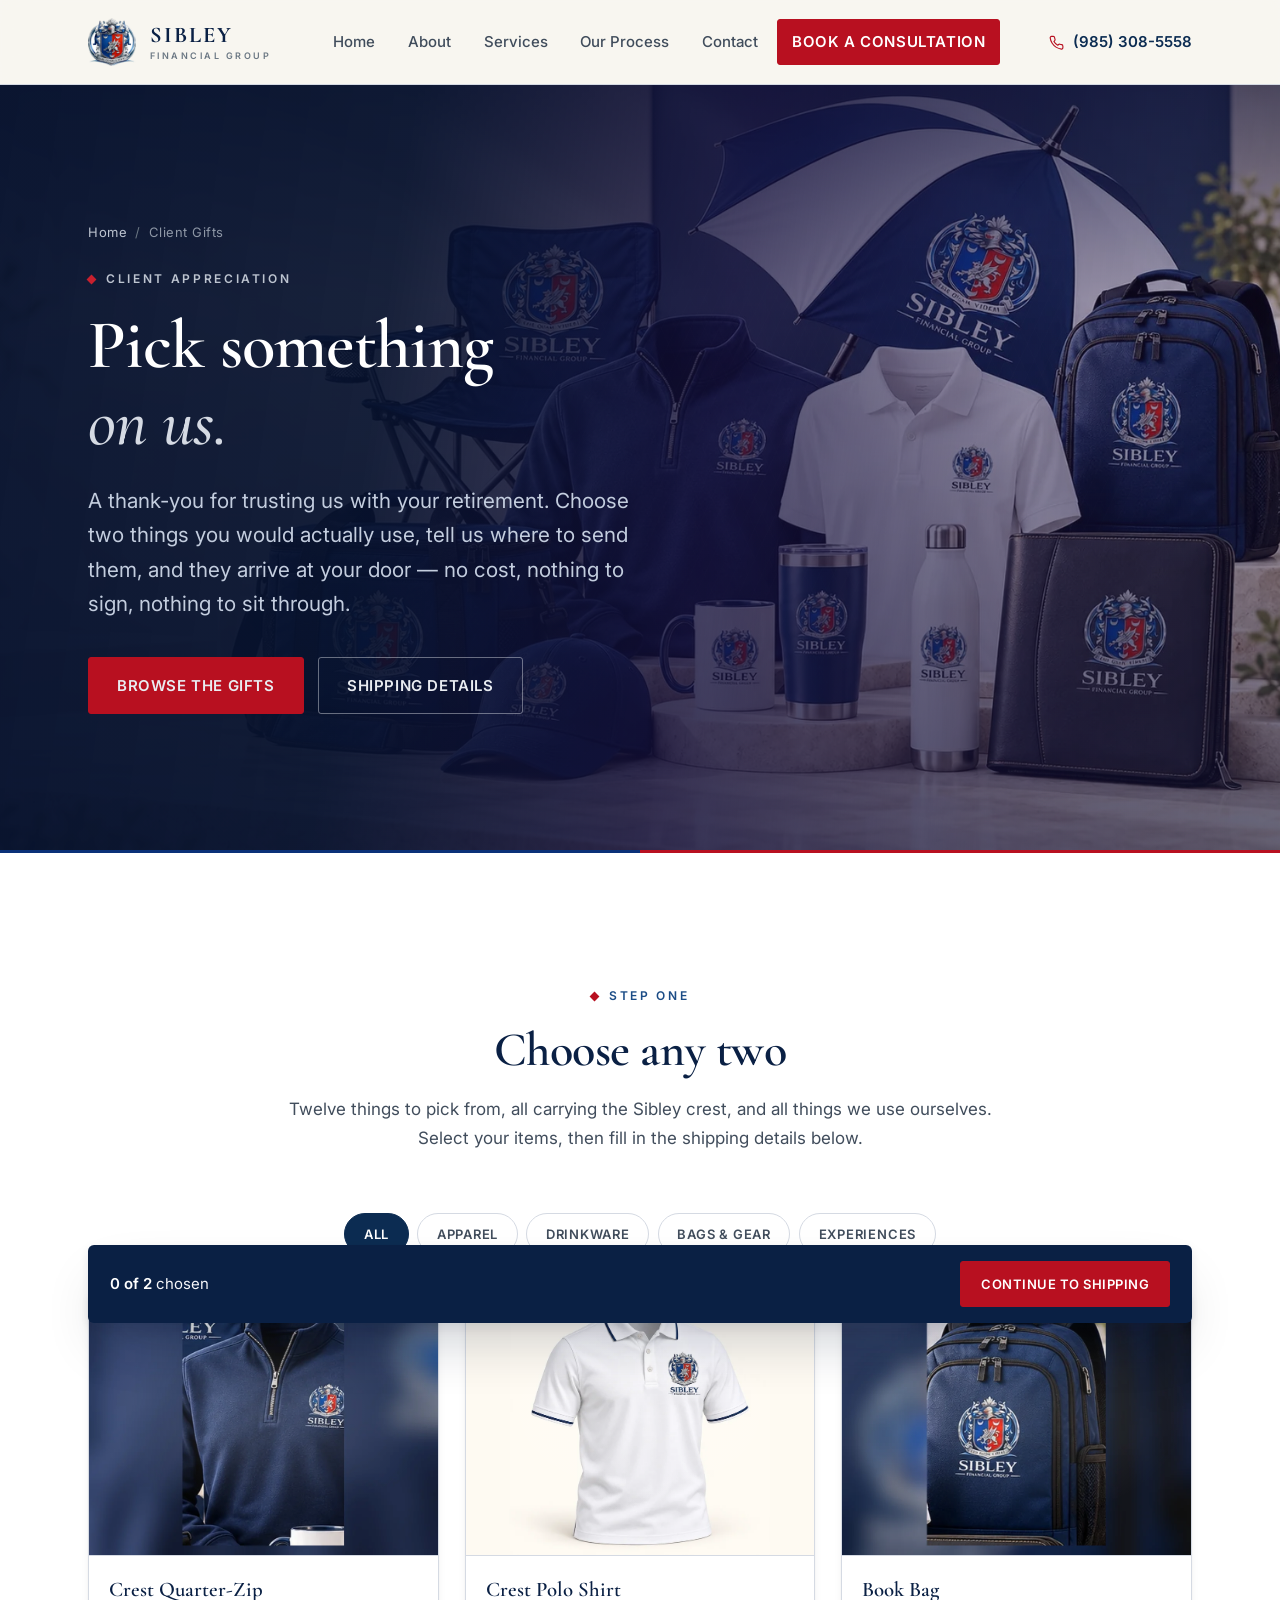
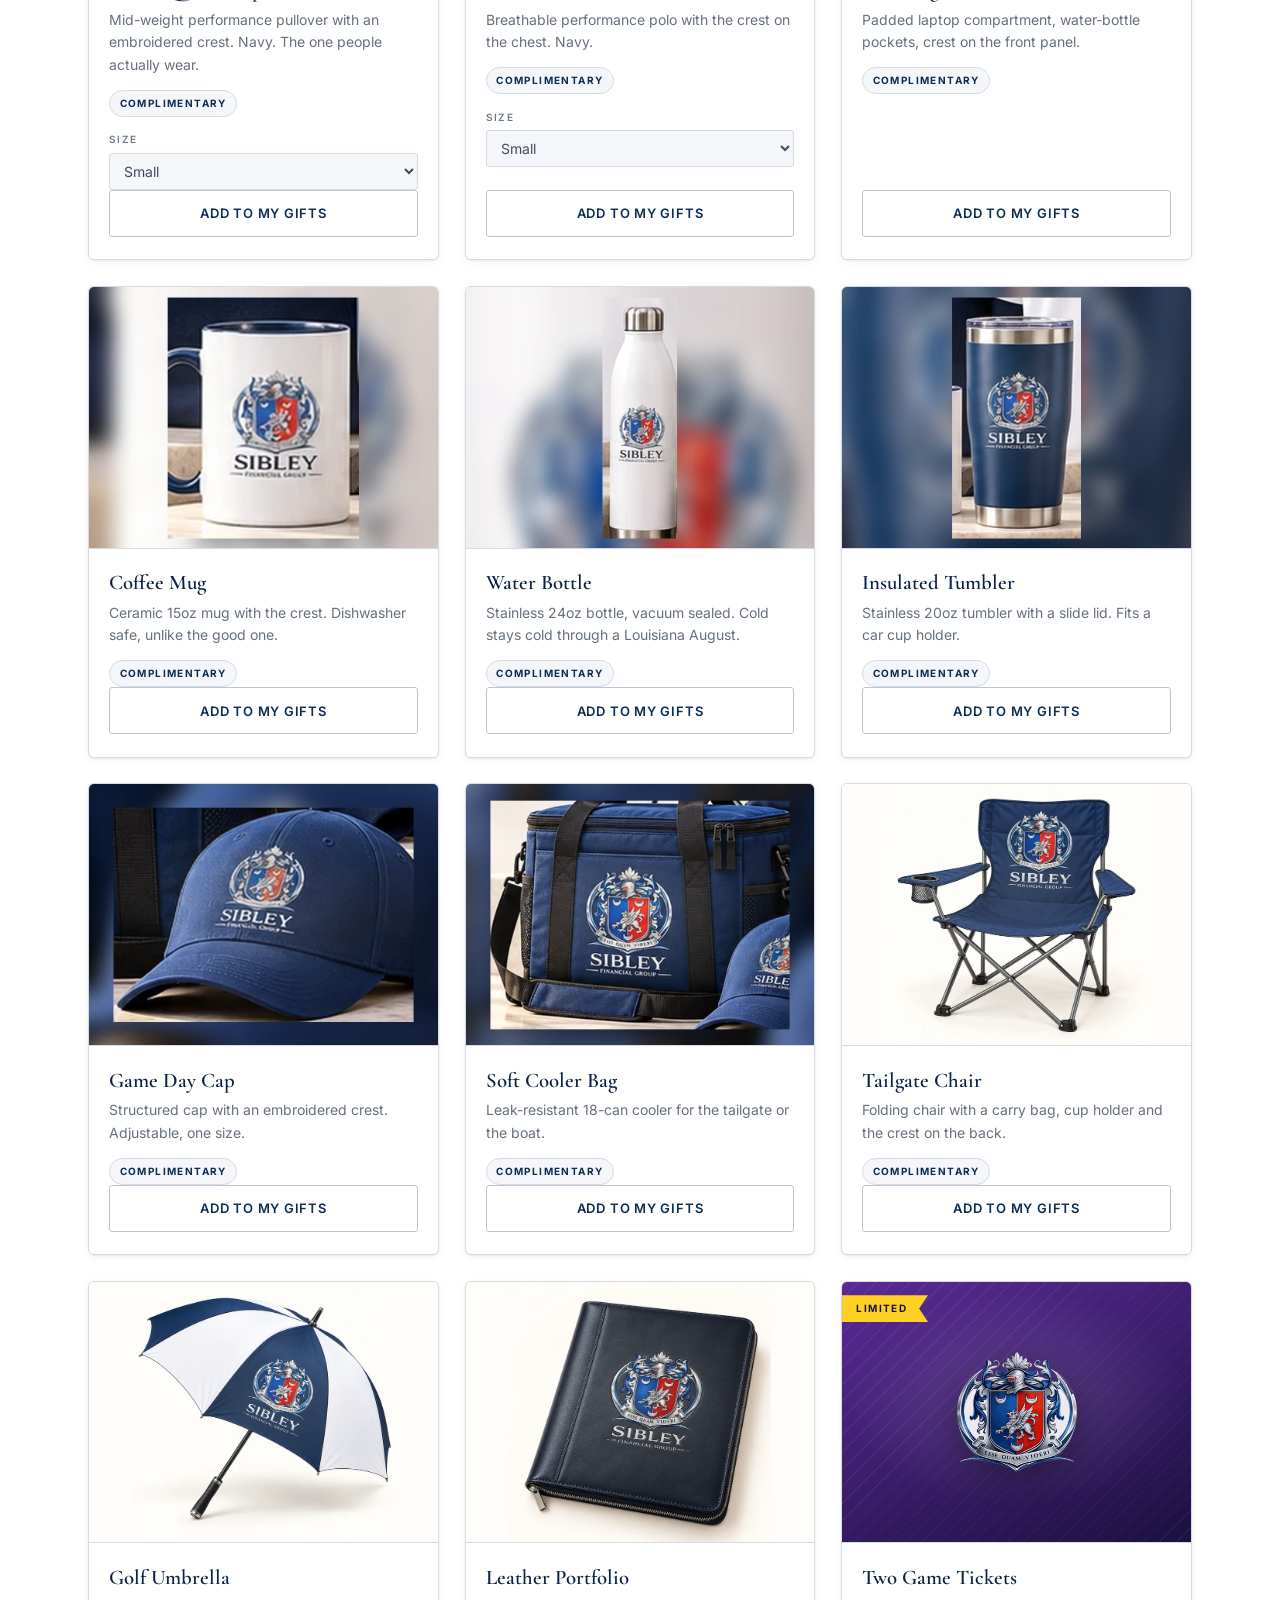
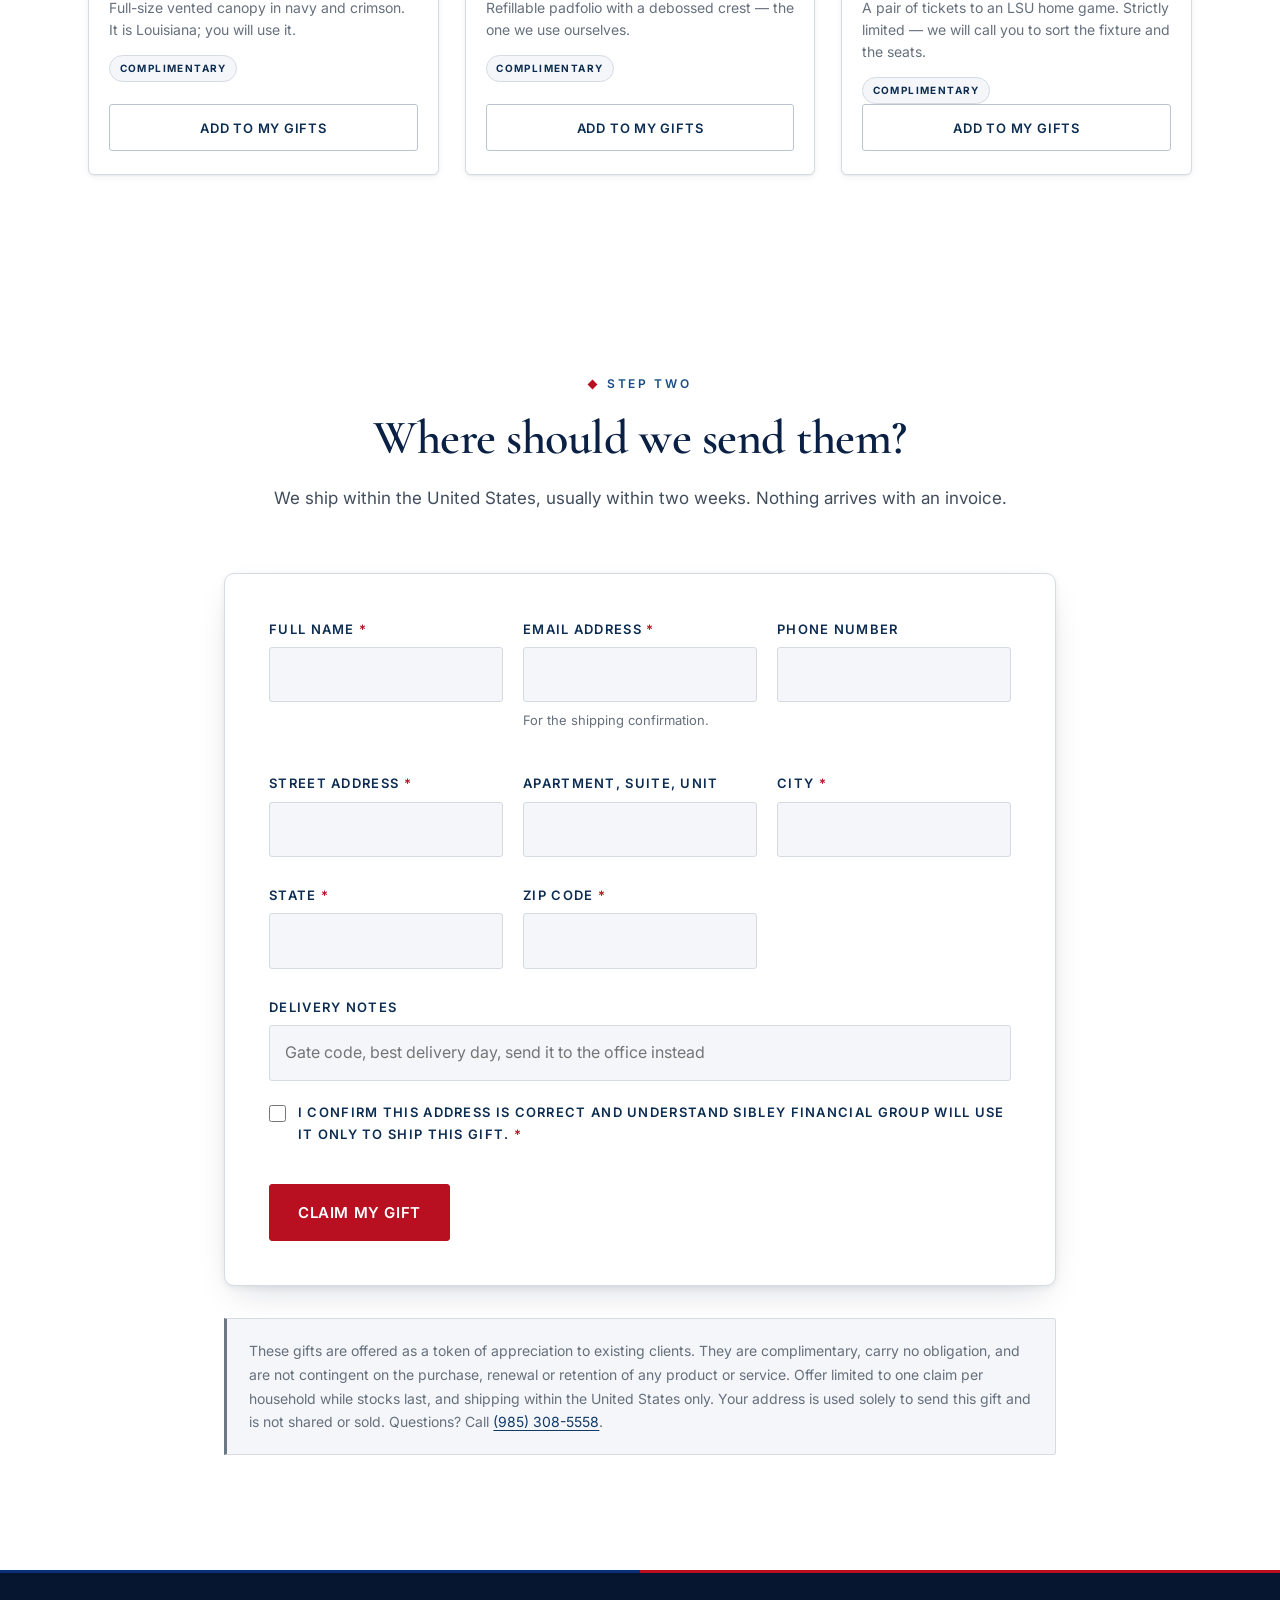
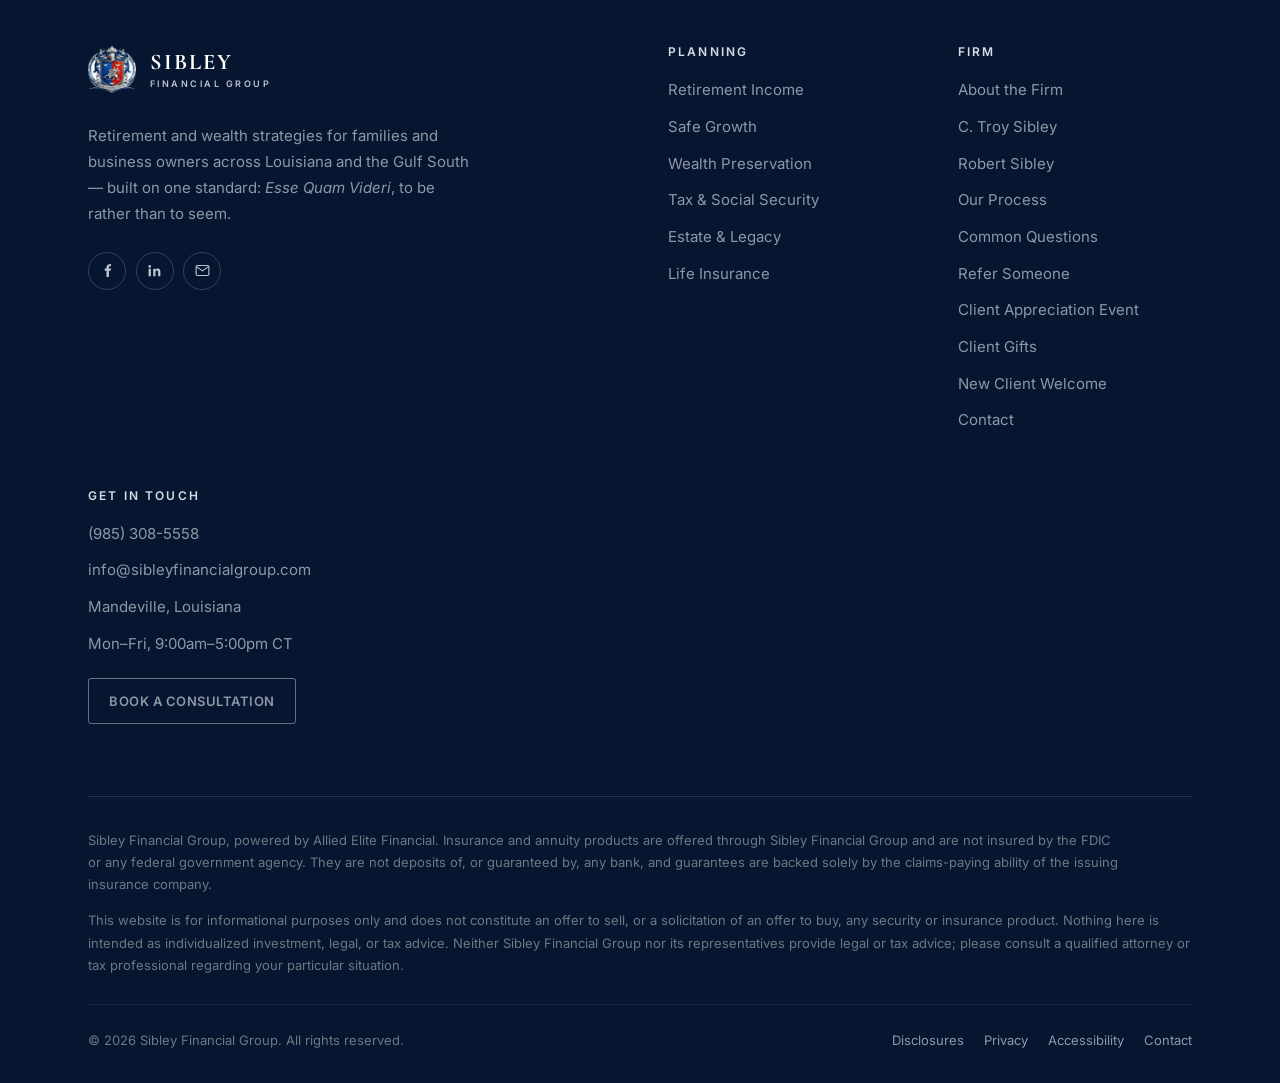
<file: gifts.html>
<!DOCTYPE html>
<html lang="en">
<head>
<meta charset="utf-8">
<meta name="viewport" content="width=device-width, initial-scale=1">
<title>Client Appreciation Gifts | Sibley Financial Group</title>
<meta name="description" content="A thank-you from Sibley Financial Group. Choose up to two complimentary gifts and we will ship them to your door.">
<link rel="canonical" href="https://www.sibleyfinancialgroup.com/gifts.html">
<meta name="theme-color" content="#0A2044">
<meta name="robots" content="noindex, follow">

<meta property="og:site_name" content="Sibley Financial Group">
<meta property="og:type" content="website">
<meta property="og:title" content="Client Appreciation Gifts | Sibley Financial Group">
<meta property="og:description" content="A thank-you from Sibley Financial Group. Choose up to two complimentary gifts and we will ship them to your door.">
<meta property="og:url" content="https://www.sibleyfinancialgroup.com/gifts.html">
<meta property="og:image" content="https://www.sibleyfinancialgroup.com/assets/img/og-image.jpg">
<meta property="og:image:width" content="1200">
<meta property="og:image:height" content="630">
<meta name="twitter:card" content="summary_large_image">
<meta name="twitter:title" content="Client Appreciation Gifts | Sibley Financial Group">
<meta name="twitter:description" content="A thank-you from Sibley Financial Group. Choose up to two complimentary gifts and we will ship them to your door.">
<meta name="twitter:image" content="https://www.sibleyfinancialgroup.com/assets/img/og-image.jpg">

<link rel="icon" href="assets/img/favicon.ico" sizes="any">
<link rel="icon" href="assets/img/icon-32.png" type="image/png" sizes="32x32">
<link rel="apple-touch-icon" href="assets/img/icon-180.png">
<link rel="manifest" href="site.webmanifest">

<link rel="preconnect" href="https://fonts.googleapis.com">
<link rel="preconnect" href="https://fonts.gstatic.com" crossorigin>
<link rel="stylesheet" href="https://fonts.googleapis.com/css2?family=Cormorant+Garamond:wght@400;500;600;700&amp;family=Inter:wght@400;500;600;700&amp;display=swap">
<link rel="stylesheet" href="assets/css/styles.css">
</head>
<body>
<a class="skip-link" href="#main">Skip to main content</a>
<header class="site-header">
  <div class="shell site-header__inner">
    <a class="brand" href="index.html" aria-label="Sibley Financial Group — home">
      <picture><source srcset="assets/img/crest-sm.webp" type="image/webp"><img src="assets/img/crest-sm.png" alt="Sibley Financial Group crest" class="brand__mark" width="48" height="48" loading="eager" decoding="async"></picture>
      <span class="brand__text">
        <span class="brand__name">Sibley</span>
        <span class="brand__sub">Financial Group</span>
      </span>
    </a>

    <nav class="nav" id="primary-nav" aria-label="Primary">
      <a href="index.html">Home</a>
      <a href="about.html">About</a>
      <a href="services.html">Services</a>
      <a href="process.html">Our Process</a>
      <a href="contact.html">Contact</a>
      <a class="btn btn--crimson btn--sm" href="contact.html">Book a Consultation</a>
    </nav>

    <div class="header-actions">
      <a class="header-phone" href="tel:+19853085558">
        <svg viewBox="0 0 24 24" width="17" height="17" fill="none" stroke="currentColor" stroke-width="1.6" stroke-linecap="round" stroke-linejoin="round" aria-hidden="true"><path d="M21 16.9v2.6a1.8 1.8 0 0 1-2 1.8 17.8 17.8 0 0 1-7.7-2.8 17.4 17.4 0 0 1-5.4-5.4A17.8 17.8 0 0 1 3.1 5.4 1.8 1.8 0 0 1 4.9 3.4h2.6a1.8 1.8 0 0 1 1.8 1.6c.1.9.3 1.7.6 2.5a1.8 1.8 0 0 1-.4 1.9l-1.1 1.1a14.4 14.4 0 0 0 5.4 5.4l1.1-1.1a1.8 1.8 0 0 1 1.9-.4c.8.3 1.6.5 2.5.6a1.8 1.8 0 0 1 1.6 1.9Z"/></svg><span>(985) 308-5558</span>
      </a>
      <button class="nav-toggle" type="button" aria-expanded="false"
              aria-controls="primary-nav" aria-label="Open menu">
        <span class="nav-toggle__bars"></span>
      </button>
    </div>
  </div>
</header>

<main id="main">
<section class="hero ground-navy hero--photo hero--lineup">
  <picture><source srcset="assets/img/gifts-lineup.webp" type="image/webp"><img src="assets/img/gifts-lineup.jpg" alt="" width="1600" height="900" class="hero__photo" loading="eager" decoding="async"></picture>
  <div class="shell">
    <nav class="breadcrumb" aria-label="Breadcrumb"><a href="index.html">Home</a><span aria-hidden="true">/</span><span>Client Gifts</span></nav>
    <div class="hero__inner">
      <p class="eyebrow eyebrow--invert">Client appreciation</p>
      <h1>Pick something<span class="accent">on us.</span></h1>
      <p class="lede">A thank-you for trusting us with your retirement. Choose two things you would actually use, tell us where to send them, and they arrive at your door &mdash; no cost, nothing to sign, nothing to sit through.</p>
      <div class="btn-row">
        <a class="btn btn--crimson" href="#shop">Browse the Gifts</a>
        <a class="btn btn--ghost-invert" href="#shipping">Shipping Details</a>
      </div>
    </div>
  </div>
</section>
<hr class="tincture-rule">

<section class="section section--paper" id="shop">
  <div class="shell">
    <div class="section-head section-head--center">
      <p class="eyebrow">Step one</p>
      <h2>Choose any two</h2>
      <p>Twelve things to pick from, all carrying the Sibley crest, and all things we use ourselves. Select your items, then fill in the shipping details below.</p>
    </div>

    <form class="js-form" id="gift-form" name="gift-claim" method="POST"
          action="/thank-you-gift"
          data-netlify="true" data-netlify-honeypot="company_website"
          data-gift-limit="2" data-fallback-email="info@sibleyfinancialgroup.com" novalidate>
      <input type="hidden" name="form-name" value="gift-claim">

      <div class="shop-filters" role="group" aria-label="Filter gifts by category">
        <button class="shop-filter" type="button" data-filter="all" aria-pressed="true">All</button><button class="shop-filter" type="button" data-filter="Apparel" aria-pressed="false">Apparel</button><button class="shop-filter" type="button" data-filter="Drinkware" aria-pressed="false">Drinkware</button><button class="shop-filter" type="button" data-filter="Bags &amp; Gear" aria-pressed="false">Bags &amp; Gear</button><button class="shop-filter" type="button" data-filter="Experiences" aria-pressed="false">Experiences</button>
      </div>

      <div class="shop-grid" id="shop-grid">
        <label class="product" data-category="Apparel">
          <input type="checkbox" name="gifts" value="Crest Quarter-Zip" data-gift>
          <span class="product__inner">
            <span class="product__media"><picture><source srcset="assets/img/products/quarter-zip.webp" type="image/webp"><img src="assets/img/products/quarter-zip.jpg" alt="Crest Quarter-Zip carrying the Sibley Financial Group crest." width="900" height="675" loading="lazy" decoding="async"></picture></span>
            <span class="product__body">
              <span class="product__name">Crest Quarter-Zip</span>
              <span class="product__desc">Mid-weight performance pullover with an embroidered crest. Navy. The one people actually wear.</span>
              <span class="product__price">Complimentary</span>
              <span class="product__opt"><label for="quarterzip-size">Size</label><select id="quarterzip-size" name="quarterzip_size"><option>Small</option><option>Medium</option><option>Large</option><option>X-Large</option><option>2XL</option><option>3XL</option></select></span>
              <span class="product__action"><svg viewBox="0 0 24 24" width="14" height="14" fill="none" stroke="currentColor" stroke-width="3" stroke-linecap="round" stroke-linejoin="round" aria-hidden="true"><path d="m5 12.5 4.5 4.5L19 7"/></svg><span class="add">Add to My Gifts</span><span class="added">Added</span></span>
            </span>
          </span>
        </label>
        <label class="product" data-category="Apparel">
          <input type="checkbox" name="gifts" value="Crest Polo Shirt" data-gift>
          <span class="product__inner">
            <span class="product__media"><picture><source srcset="assets/img/products/polo.webp" type="image/webp"><img src="assets/img/products/polo.jpg" alt="Crest Polo Shirt carrying the Sibley Financial Group crest." width="900" height="675" loading="lazy" decoding="async"></picture></span>
            <span class="product__body">
              <span class="product__name">Crest Polo Shirt</span>
              <span class="product__desc">Breathable performance polo with the crest on the chest. Navy.</span>
              <span class="product__price">Complimentary</span>
              <span class="product__opt"><label for="polo-size">Size</label><select id="polo-size" name="polo_size"><option>Small</option><option>Medium</option><option>Large</option><option>X-Large</option><option>2XL</option><option>3XL</option></select></span>
              <span class="product__action"><svg viewBox="0 0 24 24" width="14" height="14" fill="none" stroke="currentColor" stroke-width="3" stroke-linecap="round" stroke-linejoin="round" aria-hidden="true"><path d="m5 12.5 4.5 4.5L19 7"/></svg><span class="add">Add to My Gifts</span><span class="added">Added</span></span>
            </span>
          </span>
        </label>
        <label class="product" data-category="Bags &amp; Gear">
          <input type="checkbox" name="gifts" value="Book Bag" data-gift>
          <span class="product__inner">
            <span class="product__media"><picture><source srcset="assets/img/products/book-bag.webp" type="image/webp"><img src="assets/img/products/book-bag.jpg" alt="Book Bag carrying the Sibley Financial Group crest." width="900" height="675" loading="lazy" decoding="async"></picture></span>
            <span class="product__body">
              <span class="product__name">Book Bag</span>
              <span class="product__desc">Padded laptop compartment, water-bottle pockets, crest on the front panel.</span>
              <span class="product__price">Complimentary</span>
              
              <span class="product__action"><svg viewBox="0 0 24 24" width="14" height="14" fill="none" stroke="currentColor" stroke-width="3" stroke-linecap="round" stroke-linejoin="round" aria-hidden="true"><path d="m5 12.5 4.5 4.5L19 7"/></svg><span class="add">Add to My Gifts</span><span class="added">Added</span></span>
            </span>
          </span>
        </label>
        <label class="product" data-category="Drinkware">
          <input type="checkbox" name="gifts" value="Coffee Mug" data-gift>
          <span class="product__inner">
            <span class="product__media"><picture><source srcset="assets/img/products/coffee-mug.webp" type="image/webp"><img src="assets/img/products/coffee-mug.jpg" alt="Coffee Mug carrying the Sibley Financial Group crest." width="900" height="675" loading="lazy" decoding="async"></picture></span>
            <span class="product__body">
              <span class="product__name">Coffee Mug</span>
              <span class="product__desc">Ceramic 15oz mug with the crest. Dishwasher safe, unlike the good one.</span>
              <span class="product__price">Complimentary</span>
              
              <span class="product__action"><svg viewBox="0 0 24 24" width="14" height="14" fill="none" stroke="currentColor" stroke-width="3" stroke-linecap="round" stroke-linejoin="round" aria-hidden="true"><path d="m5 12.5 4.5 4.5L19 7"/></svg><span class="add">Add to My Gifts</span><span class="added">Added</span></span>
            </span>
          </span>
        </label>
        <label class="product" data-category="Drinkware">
          <input type="checkbox" name="gifts" value="Water Bottle" data-gift>
          <span class="product__inner">
            <span class="product__media"><picture><source srcset="assets/img/products/water-bottle.webp" type="image/webp"><img src="assets/img/products/water-bottle.jpg" alt="Water Bottle carrying the Sibley Financial Group crest." width="900" height="675" loading="lazy" decoding="async"></picture></span>
            <span class="product__body">
              <span class="product__name">Water Bottle</span>
              <span class="product__desc">Stainless 24oz bottle, vacuum sealed. Cold stays cold through a Louisiana August.</span>
              <span class="product__price">Complimentary</span>
              
              <span class="product__action"><svg viewBox="0 0 24 24" width="14" height="14" fill="none" stroke="currentColor" stroke-width="3" stroke-linecap="round" stroke-linejoin="round" aria-hidden="true"><path d="m5 12.5 4.5 4.5L19 7"/></svg><span class="add">Add to My Gifts</span><span class="added">Added</span></span>
            </span>
          </span>
        </label>
        <label class="product" data-category="Drinkware">
          <input type="checkbox" name="gifts" value="Insulated Tumbler" data-gift>
          <span class="product__inner">
            <span class="product__media"><picture><source srcset="assets/img/products/tumbler.webp" type="image/webp"><img src="assets/img/products/tumbler.jpg" alt="Insulated Tumbler carrying the Sibley Financial Group crest." width="900" height="675" loading="lazy" decoding="async"></picture></span>
            <span class="product__body">
              <span class="product__name">Insulated Tumbler</span>
              <span class="product__desc">Stainless 20oz tumbler with a slide lid. Fits a car cup holder.</span>
              <span class="product__price">Complimentary</span>
              
              <span class="product__action"><svg viewBox="0 0 24 24" width="14" height="14" fill="none" stroke="currentColor" stroke-width="3" stroke-linecap="round" stroke-linejoin="round" aria-hidden="true"><path d="m5 12.5 4.5 4.5L19 7"/></svg><span class="add">Add to My Gifts</span><span class="added">Added</span></span>
            </span>
          </span>
        </label>
        <label class="product" data-category="Apparel">
          <input type="checkbox" name="gifts" value="Game Day Cap" data-gift>
          <span class="product__inner">
            <span class="product__media"><picture><source srcset="assets/img/products/cap.webp" type="image/webp"><img src="assets/img/products/cap.jpg" alt="Game Day Cap carrying the Sibley Financial Group crest." width="900" height="675" loading="lazy" decoding="async"></picture></span>
            <span class="product__body">
              <span class="product__name">Game Day Cap</span>
              <span class="product__desc">Structured cap with an embroidered crest. Adjustable, one size.</span>
              <span class="product__price">Complimentary</span>
              
              <span class="product__action"><svg viewBox="0 0 24 24" width="14" height="14" fill="none" stroke="currentColor" stroke-width="3" stroke-linecap="round" stroke-linejoin="round" aria-hidden="true"><path d="m5 12.5 4.5 4.5L19 7"/></svg><span class="add">Add to My Gifts</span><span class="added">Added</span></span>
            </span>
          </span>
        </label>
        <label class="product" data-category="Bags &amp; Gear">
          <input type="checkbox" name="gifts" value="Soft Cooler Bag" data-gift>
          <span class="product__inner">
            <span class="product__media"><picture><source srcset="assets/img/products/cooler-bag.webp" type="image/webp"><img src="assets/img/products/cooler-bag.jpg" alt="Soft Cooler Bag carrying the Sibley Financial Group crest." width="900" height="675" loading="lazy" decoding="async"></picture></span>
            <span class="product__body">
              <span class="product__name">Soft Cooler Bag</span>
              <span class="product__desc">Leak-resistant 18-can cooler for the tailgate or the boat.</span>
              <span class="product__price">Complimentary</span>
              
              <span class="product__action"><svg viewBox="0 0 24 24" width="14" height="14" fill="none" stroke="currentColor" stroke-width="3" stroke-linecap="round" stroke-linejoin="round" aria-hidden="true"><path d="m5 12.5 4.5 4.5L19 7"/></svg><span class="add">Add to My Gifts</span><span class="added">Added</span></span>
            </span>
          </span>
        </label>
        <label class="product" data-category="Bags &amp; Gear">
          <input type="checkbox" name="gifts" value="Tailgate Chair" data-gift>
          <span class="product__inner">
            <span class="product__media"><picture><source srcset="assets/img/products/chair.webp" type="image/webp"><img src="assets/img/products/chair.jpg" alt="Tailgate Chair carrying the Sibley Financial Group crest." width="900" height="675" loading="lazy" decoding="async"></picture></span>
            <span class="product__body">
              <span class="product__name">Tailgate Chair</span>
              <span class="product__desc">Folding chair with a carry bag, cup holder and the crest on the back.</span>
              <span class="product__price">Complimentary</span>
              
              <span class="product__action"><svg viewBox="0 0 24 24" width="14" height="14" fill="none" stroke="currentColor" stroke-width="3" stroke-linecap="round" stroke-linejoin="round" aria-hidden="true"><path d="m5 12.5 4.5 4.5L19 7"/></svg><span class="add">Add to My Gifts</span><span class="added">Added</span></span>
            </span>
          </span>
        </label>
        <label class="product" data-category="Bags &amp; Gear">
          <input type="checkbox" name="gifts" value="Golf Umbrella" data-gift>
          <span class="product__inner">
            <span class="product__media"><picture><source srcset="assets/img/products/umbrella.webp" type="image/webp"><img src="assets/img/products/umbrella.jpg" alt="Golf Umbrella carrying the Sibley Financial Group crest." width="900" height="675" loading="lazy" decoding="async"></picture></span>
            <span class="product__body">
              <span class="product__name">Golf Umbrella</span>
              <span class="product__desc">Full-size vented canopy in navy and crimson. It is Louisiana; you will use it.</span>
              <span class="product__price">Complimentary</span>
              
              <span class="product__action"><svg viewBox="0 0 24 24" width="14" height="14" fill="none" stroke="currentColor" stroke-width="3" stroke-linecap="round" stroke-linejoin="round" aria-hidden="true"><path d="m5 12.5 4.5 4.5L19 7"/></svg><span class="add">Add to My Gifts</span><span class="added">Added</span></span>
            </span>
          </span>
        </label>
        <label class="product" data-category="Bags &amp; Gear">
          <input type="checkbox" name="gifts" value="Leather Portfolio" data-gift>
          <span class="product__inner">
            <span class="product__media"><picture><source srcset="assets/img/products/portfolio.webp" type="image/webp"><img src="assets/img/products/portfolio.jpg" alt="Leather Portfolio carrying the Sibley Financial Group crest." width="900" height="675" loading="lazy" decoding="async"></picture></span>
            <span class="product__body">
              <span class="product__name">Leather Portfolio</span>
              <span class="product__desc">Refillable padfolio with a debossed crest &mdash; the one we use ourselves.</span>
              <span class="product__price">Complimentary</span>
              
              <span class="product__action"><svg viewBox="0 0 24 24" width="14" height="14" fill="none" stroke="currentColor" stroke-width="3" stroke-linecap="round" stroke-linejoin="round" aria-hidden="true"><path d="m5 12.5 4.5 4.5L19 7"/></svg><span class="add">Add to My Gifts</span><span class="added">Added</span></span>
            </span>
          </span>
        </label>
        <label class="product" data-category="Experiences">
          <input type="checkbox" name="gifts" value="Two Game Tickets" data-gift>
          <span class="product__inner">
            <span class="product__media"><span class="product__flag">Limited</span><img class="product__crest" src="assets/img/crest-sm.png" alt="" width="240" height="239" loading="lazy"></span>
            <span class="product__body">
              <span class="product__name">Two Game Tickets</span>
              <span class="product__desc">A pair of tickets to an LSU home game. Strictly limited &mdash; we will call you to sort the fixture and the seats.</span>
              <span class="product__price">Complimentary</span>
              
              <span class="product__action"><svg viewBox="0 0 24 24" width="14" height="14" fill="none" stroke="currentColor" stroke-width="3" stroke-linecap="round" stroke-linejoin="round" aria-hidden="true"><path d="m5 12.5 4.5 4.5L19 7"/></svg><span class="add">Add to My Gifts</span><span class="added">Added</span></span>
            </span>
          </span>
        </label>
      </div>

      <p class="text-center mt-2 muted small" id="shop-empty" hidden>Nothing in that category yet.</p>

      <div class="shop-bar" id="gift-counter" hidden>
        <p><strong><span id="gift-count">0</span> of 2</strong> chosen
          <span class="shop-bar__items" id="gift-names"></span>
          <span id="gift-counter-note"></span></p>
        <a class="btn btn--crimson btn--sm" href="#shipping">Continue to Shipping</a>
      </div>
      <p class="field__error mt-2" id="gifts-error" aria-live="polite"></p>
      <noscript>
        <p class="disclosure-note mt-3">Please tick no more than two items. If more are selected we will call you to confirm which you would like.</p>
      </noscript>

      <div class="section-head section-head--center" id="shipping" style="margin-top:clamp(3rem,6vw,4.5rem)">
        <p class="eyebrow">Step two</p>
        <h2>Where should we send them?</h2>
        <p>We ship within the United States, usually within two weeks. Nothing arrives with an invoice.</p>
      </div>

      <div class="form-card" style="max-width:52rem;margin-inline:auto">
        <div class="field-grid">
          <div class="field">
            <label for="g-name">Full name <span class="req" aria-hidden="true">*</span></label>
            <input type="text" id="g-name" name="name" autocomplete="name" required>
            <p class="field__error" id="g-name-error" aria-live="polite"></p>
          </div>
          <div class="field">
            <label for="g-email">Email address <span class="req" aria-hidden="true">*</span></label>
            <input type="email" id="g-email" name="email" autocomplete="email" required>
            <p class="field__hint">For the shipping confirmation.</p>
            <p class="field__error" id="g-email-error" aria-live="polite"></p>
          </div>
          <div class="field">
            <label for="g-phone">Phone number</label>
            <input type="tel" id="g-phone" name="phone" autocomplete="tel" inputmode="tel">
            <p class="field__error" id="g-phone-error" aria-live="polite"></p>
          </div>
          <div class="field">
            <label for="g-address1">Street address <span class="req" aria-hidden="true">*</span></label>
            <input type="text" id="g-address1" name="address1" autocomplete="address-line1" required>
            <p class="field__error" id="g-address1-error" aria-live="polite"></p>
          </div>
          <div class="field">
            <label for="g-address2">Apartment, suite, unit</label>
            <input type="text" id="g-address2" name="address2" autocomplete="address-line2">
          </div>
          <div class="field">
            <label for="g-city">City <span class="req" aria-hidden="true">*</span></label>
            <input type="text" id="g-city" name="city" autocomplete="address-level2" required>
            <p class="field__error" id="g-city-error" aria-live="polite"></p>
          </div>
          <div class="field">
            <label for="g-state">State <span class="req" aria-hidden="true">*</span></label>
            <input type="text" id="g-state" name="state" autocomplete="address-level1" maxlength="20" required>
            <p class="field__error" id="g-state-error" aria-live="polite"></p>
          </div>
          <div class="field">
            <label for="g-zip">ZIP code <span class="req" aria-hidden="true">*</span></label>
            <input type="text" id="g-zip" name="zip" autocomplete="postal-code" inputmode="numeric" maxlength="10" required>
            <p class="field__error" id="g-zip-error" aria-live="polite"></p>
          </div>
          <div class="field field--full">
            <label for="g-notes">Delivery notes</label>
            <input type="text" id="g-notes" name="notes" placeholder="Gate code, best delivery day, send it to the office instead">
          </div>
        </div>

        <div class="visually-hidden" aria-hidden="true">
          <label for="g-company">Leave this field blank</label>
          <input type="text" id="g-company" name="company_website" tabindex="-1" autocomplete="off">
        </div>

        <div class="field field--full mt-2">
          <label class="consent" for="g-consent">
            <input type="checkbox" id="g-consent" name="consent" required>
            <span>I confirm this address is correct and understand Sibley Financial Group will use it only to ship this gift. <span class="req" aria-hidden="true">*</span></span>
          </label>
          <p class="field__error" id="g-consent-error" aria-live="polite"></p>
        </div>

        <div class="btn-row mt-3">
          <button class="btn btn--crimson" type="submit">Claim My Gift</button>
        </div>
        <p class="form-status" id="gift-form-status" role="status" aria-live="polite"></p>
      </div>
    </form>

    <p class="disclosure-note mt-3" style="max-width:52rem;margin-inline:auto">
      These gifts are offered as a token of appreciation to existing clients. They are complimentary, carry no obligation, and are not contingent on the purchase, renewal or retention of any product or service. Offer limited to one claim per household while stocks last, and shipping within the United States only. Your address is used solely to send this gift and is not shared or sold. Questions? Call <a href="tel:+19853085558">(985) 308-5558</a>.
    </p>
  </div>
</section>
</main>

<hr class="tincture-rule">
<footer class="site-footer">
  <div class="shell site-footer__main">
    <div class="site-footer__brand">
      <a class="brand brand--invert" href="index.html" aria-label="Sibley Financial Group — home">
        <picture><source srcset="assets/img/crest-sm.webp" type="image/webp"><img src="assets/img/crest-sm.png" alt="" class="brand__mark" width="48" height="48" loading="lazy" decoding="async"></picture>
        <span class="brand__text">
          <span class="brand__name">Sibley</span>
          <span class="brand__sub">Financial Group</span>
        </span>
      </a>
      <p>Retirement and wealth strategies for families and business owners across Louisiana and the Gulf South &mdash; built on one standard: <em>Esse Quam Videri</em>, to be rather than to seem.</p>
      <div class="socials">
        <a href="https://www.facebook.com/people/Sibley-Financial-Group/100066724825448/" aria-label="Sibley Financial Group on Facebook" rel="noopener">
          <svg viewBox="0 0 24 24" width="17" height="17" fill="currentColor" aria-hidden="true"><path d="M14 9V7.2c0-.8.2-1.2 1.4-1.2H17V3.1A19 19 0 0 0 14.8 3C12.3 3 10.6 4.5 10.6 7v2H8v3.2h2.6V21H14v-8.8h2.5l.4-3.2Z"/></svg>
        </a>
        <a href="https://www.linkedin.com/in/c-troy-sibley-2655102a5/" aria-label="C. Troy Sibley on LinkedIn" rel="noopener">
          <svg viewBox="0 0 24 24" width="17" height="17" fill="currentColor" aria-hidden="true"><path d="M6.9 20H3.7V9.5h3.2V20ZM5.3 8.1A1.9 1.9 0 1 1 5.3 4.3a1.9 1.9 0 0 1 0 3.8ZM20.3 20h-3.2v-5.1c0-1.2 0-2.8-1.7-2.8s-2 1.3-2 2.7V20H10.2V9.5h3.1v1.4h.1a3.4 3.4 0 0 1 3-1.7c3.3 0 3.9 2.1 3.9 4.9V20Z"/></svg>
        </a>
        <a href="mailto:info@sibleyfinancialgroup.com" aria-label="Email Sibley Financial Group"><svg viewBox="0 0 24 24" width="17" height="17" fill="none" stroke="currentColor" stroke-width="1.6" stroke-linecap="round" stroke-linejoin="round" aria-hidden="true"><rect x="3" y="5" width="18" height="14" rx="2"/><path d="m3.5 6.5 8.5 6 8.5-6"/></svg></a>
      </div>
    </div>

    <div>
      <h4>Planning</h4>
      <ul>
        <li><a href="services.html#retirement-income">Retirement Income</a></li>
        <li><a href="services.html#safe-growth">Safe Growth</a></li>
        <li><a href="services.html#wealth-preservation">Wealth Preservation</a></li>
        <li><a href="services.html#tax-strategy">Tax &amp; Social Security</a></li>
        <li><a href="services.html#estate-legacy">Estate &amp; Legacy</a></li>
        <li><a href="services.html#life-insurance">Life Insurance</a></li>
      </ul>
    </div>

    <div>
      <h4>Firm</h4>
      <ul>
        <li><a href="about.html">About the Firm</a></li>
        <li><a href="about.html#troy-sibley">C. Troy Sibley</a></li>
        <li><a href="about.html#robert-sibley">Robert Sibley</a></li>
        <li><a href="process.html">Our Process</a></li>
        <li><a href="process.html#faq">Common Questions</a></li>
        <li><a href="referral.html">Refer Someone</a></li>
        <li><a href="event.html">Client Appreciation Event</a></li>
        <li><a href="gifts.html">Client Gifts</a></li>
        <li><a href="welcome.html">New Client Welcome</a></li>
        <li><a href="contact.html">Contact</a></li>
      </ul>
    </div>

    <div>
      <h4>Get in Touch</h4>
      <ul>
        <li><a href="tel:+19853085558">(985) 308-5558</a></li>
        <li><a href="mailto:info@sibleyfinancialgroup.com">info@sibleyfinancialgroup.com</a></li>
        <li>Mandeville, Louisiana</li>
        <li>Mon&ndash;Fri, 9:00am&ndash;5:00pm CT</li>
      </ul>
      <p style="margin-top:1.35rem"><a class="btn btn--ghost-invert btn--sm" href="contact.html">Book a Consultation</a></p>
    </div>
  </div>

  <div class="shell">
    <div class="site-footer__legal">
      <p>Sibley Financial Group, powered by Allied Elite Financial. Insurance and annuity products are offered through Sibley Financial Group and are not insured by the FDIC or any federal government agency. They are not deposits of, or guaranteed by, any bank, and guarantees are backed solely by the claims-paying ability of the issuing insurance company.</p>
      <p>This website is for informational purposes only and does not constitute an offer to sell, or a solicitation of an offer to buy, any security or insurance product. Nothing here is intended as individualized investment, legal, or tax advice. Neither Sibley Financial Group nor its representatives provide legal or tax advice; please consult a qualified attorney or tax professional regarding your particular situation.</p>
      <div class="site-footer__baseline">
        <p>&copy; <span data-year>2026</span> Sibley Financial Group. All rights reserved.</p>
        <nav aria-label="Legal">
          <a href="disclosures.html">Disclosures</a>
          <a href="disclosures.html#privacy">Privacy</a>
          <a href="disclosures.html#accessibility">Accessibility</a>
          <a href="contact.html">Contact</a>
        </nav>
      </div>
    </div>
  </div>
</footer>

<script src="assets/js/main.js" defer></script>
</body>
</html>
</file>
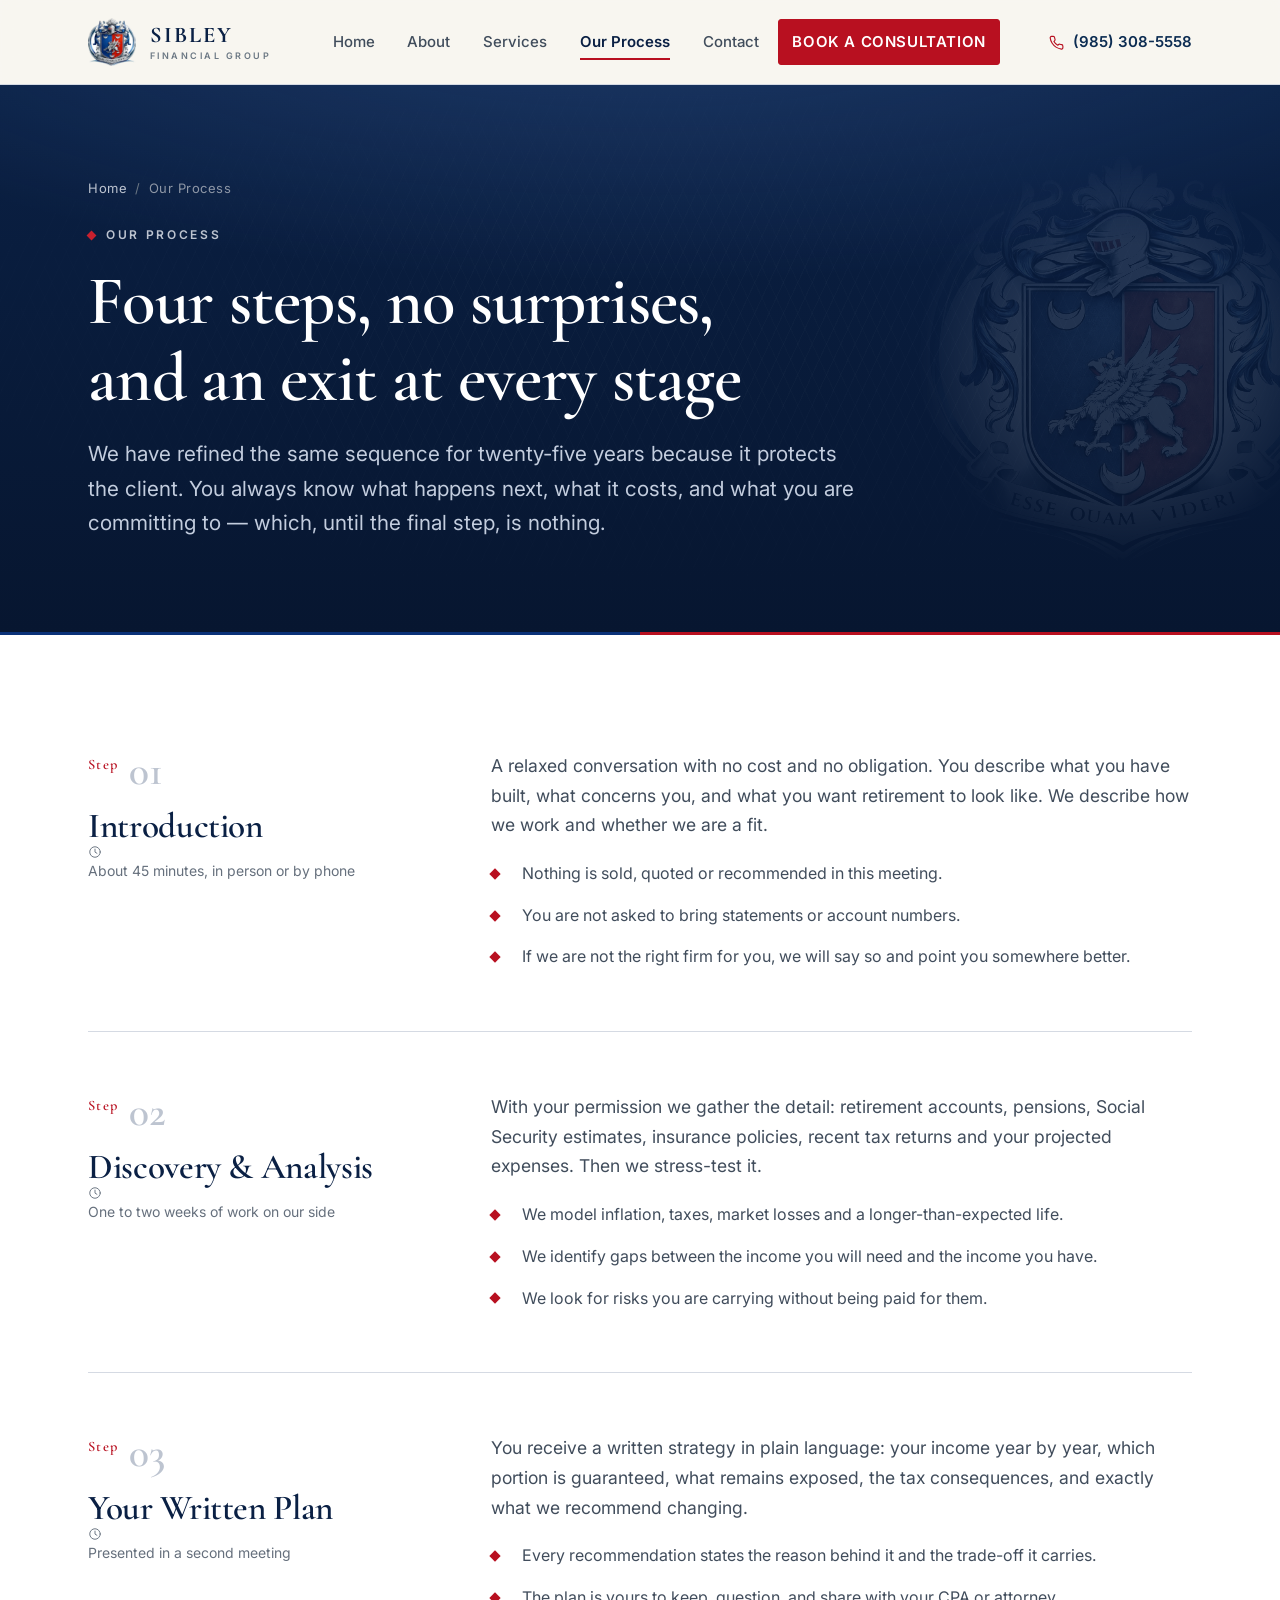
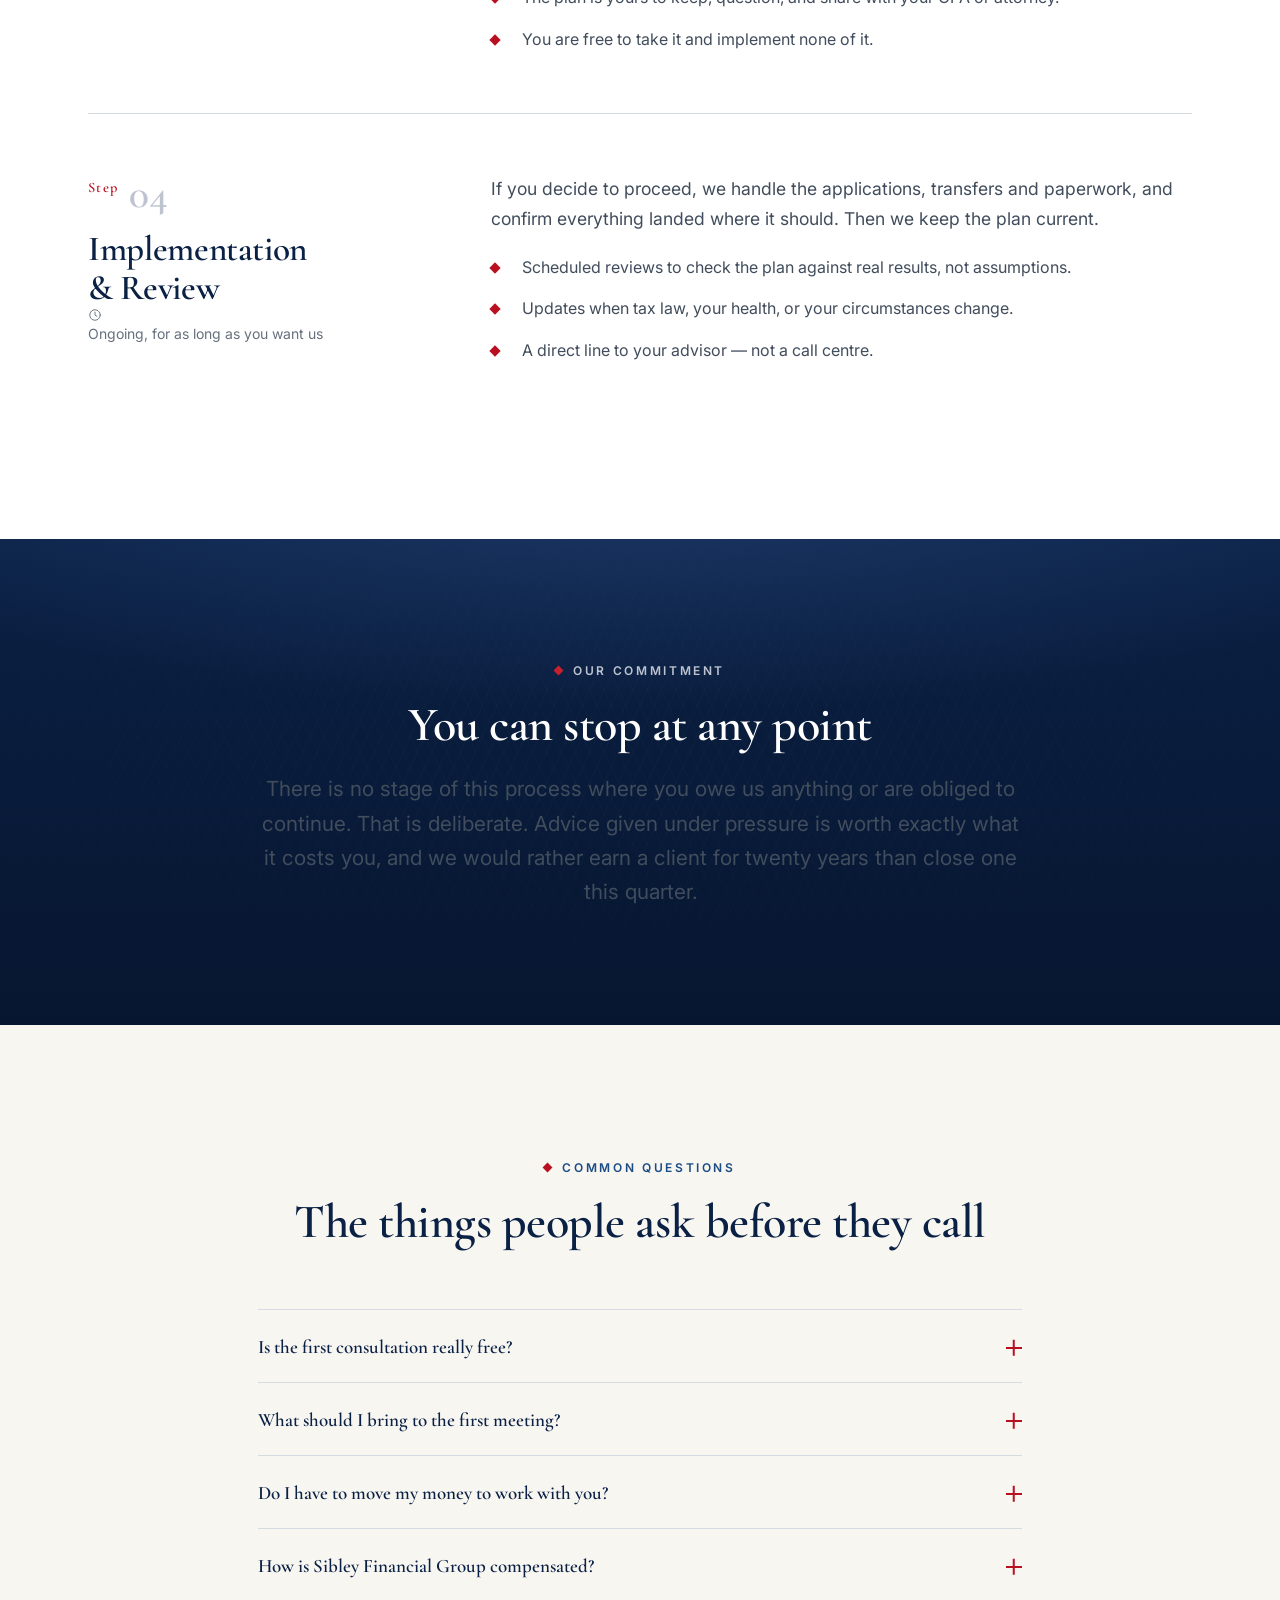
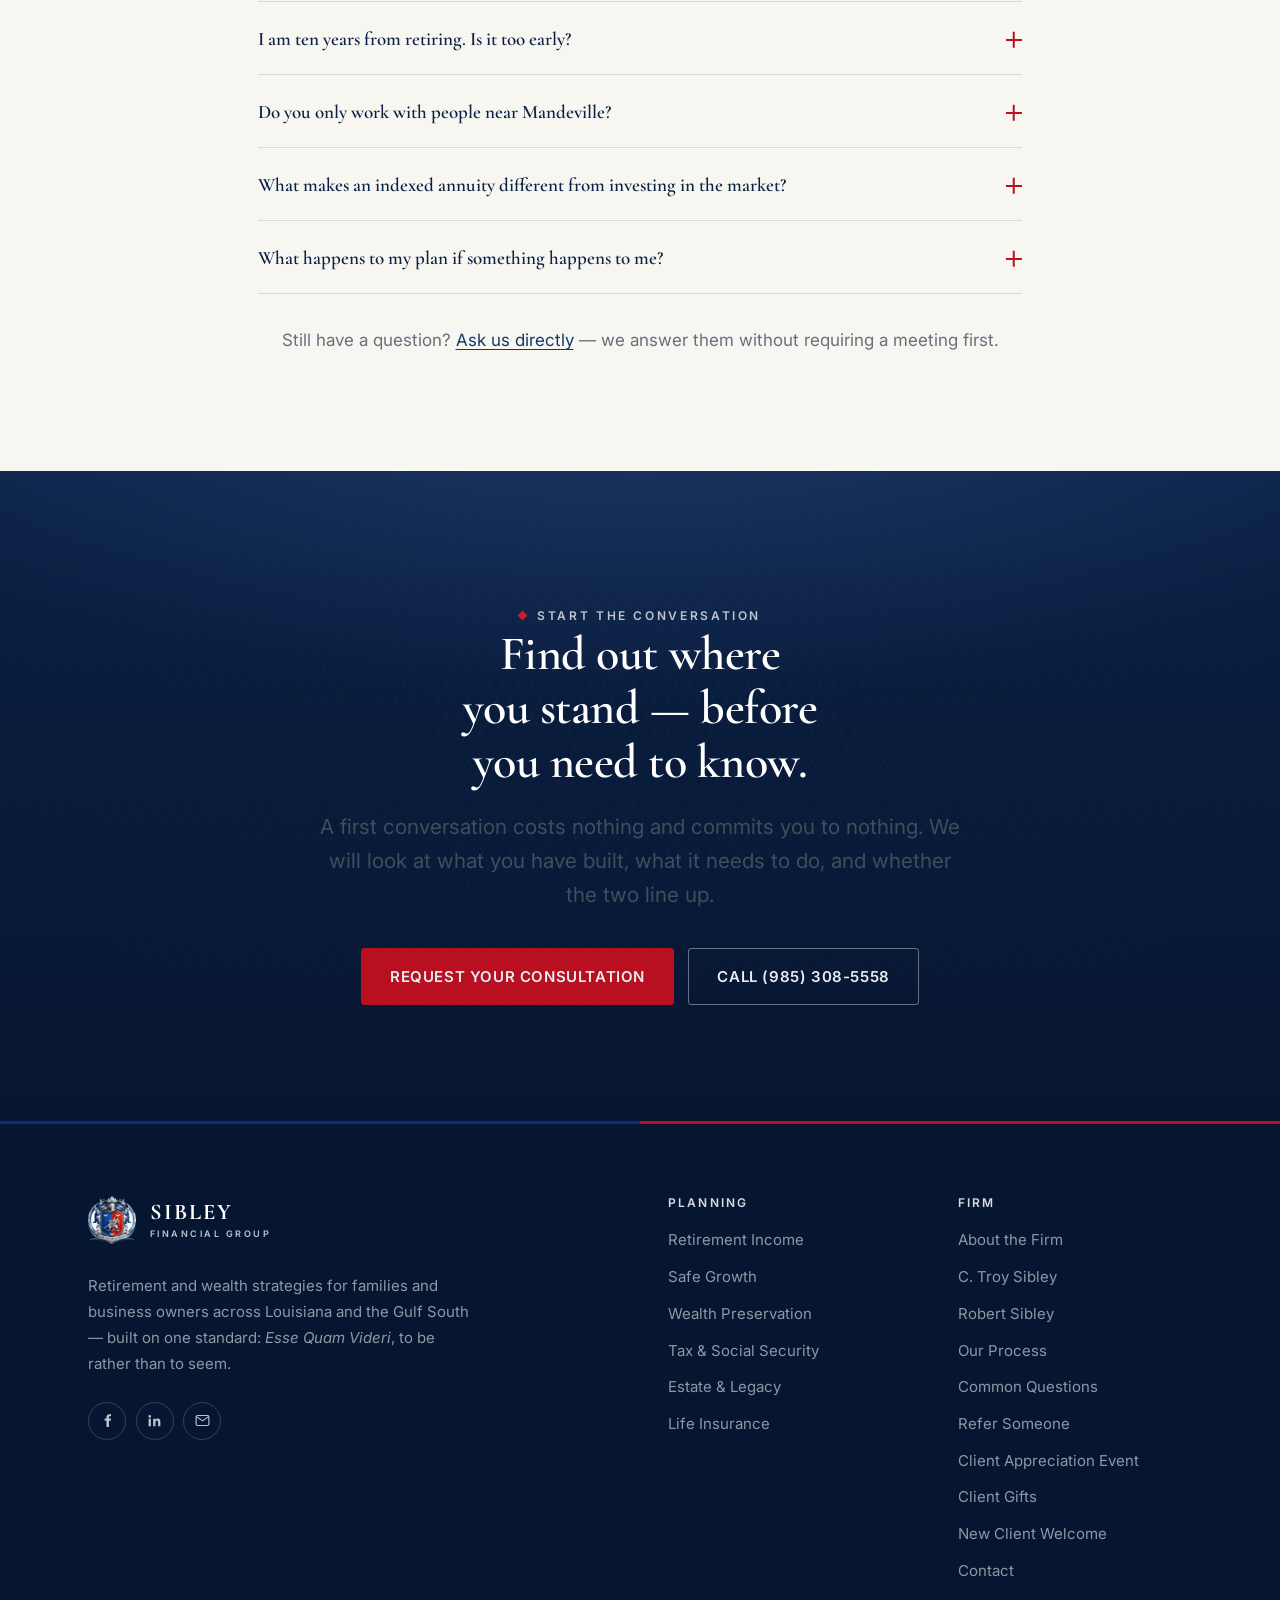
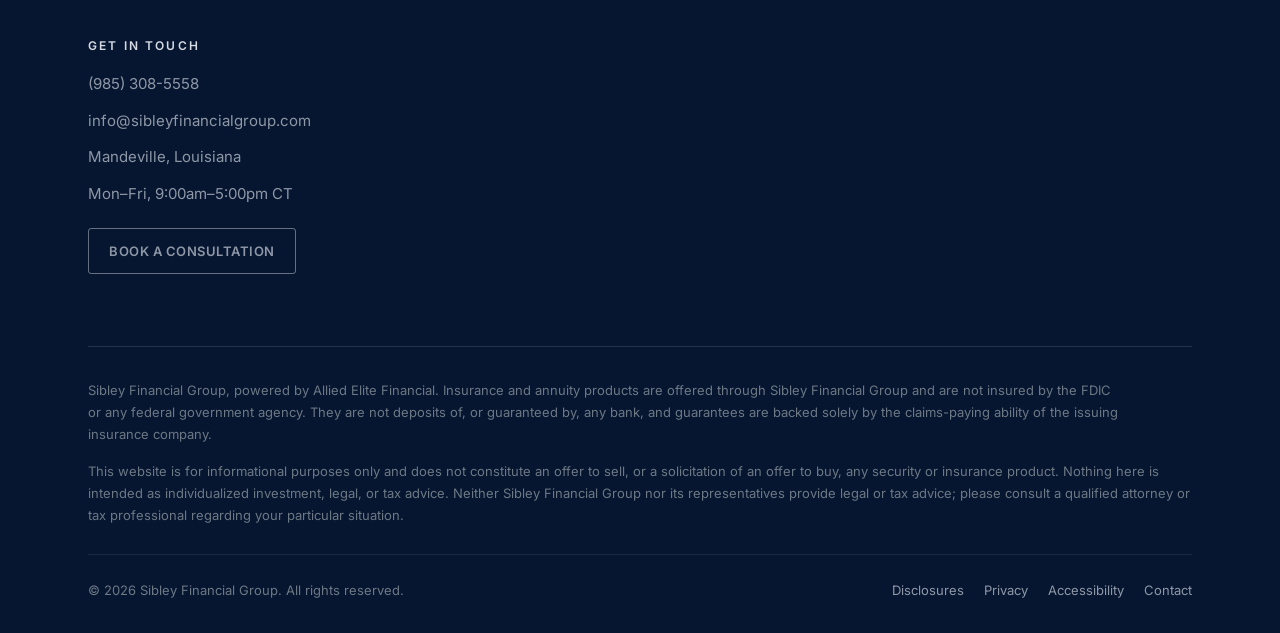
<file: process.html>
<!DOCTYPE html>
<html lang="en">
<head>
<meta charset="utf-8">
<meta name="viewport" content="width=device-width, initial-scale=1">
<title>Our Process | How We Build Your Retirement Plan | Sibley Financial Group</title>
<meta name="description" content="A clear four-step planning process: introduction, discovery and analysis, your written plan, then implementation and ongoing review. Complimentary first consultation, no obligation at any stage.">
<link rel="canonical" href="https://www.sibleyfinancialgroup.com/process.html">
<meta name="theme-color" content="#0A2044">
<meta name="robots" content="index, follow">

<meta property="og:site_name" content="Sibley Financial Group">
<meta property="og:type" content="website">
<meta property="og:title" content="Our Process | How We Build Your Retirement Plan | Sibley Financial Group">
<meta property="og:description" content="A clear four-step planning process: introduction, discovery and analysis, your written plan, then implementation and ongoing review. Complimentary first consultation, no obligation at any stage.">
<meta property="og:url" content="https://www.sibleyfinancialgroup.com/process.html">
<meta property="og:image" content="https://www.sibleyfinancialgroup.com/assets/img/og-image.jpg">
<meta property="og:image:width" content="1200">
<meta property="og:image:height" content="630">
<meta name="twitter:card" content="summary_large_image">
<meta name="twitter:title" content="Our Process | How We Build Your Retirement Plan | Sibley Financial Group">
<meta name="twitter:description" content="A clear four-step planning process: introduction, discovery and analysis, your written plan, then implementation and ongoing review. Complimentary first consultation, no obligation at any stage.">
<meta name="twitter:image" content="https://www.sibleyfinancialgroup.com/assets/img/og-image.jpg">

<link rel="icon" href="assets/img/favicon.ico" sizes="any">
<link rel="icon" href="assets/img/icon-32.png" type="image/png" sizes="32x32">
<link rel="apple-touch-icon" href="assets/img/icon-180.png">
<link rel="manifest" href="site.webmanifest">

<link rel="preconnect" href="https://fonts.googleapis.com">
<link rel="preconnect" href="https://fonts.gstatic.com" crossorigin>
<link rel="stylesheet" href="https://fonts.googleapis.com/css2?family=Cormorant+Garamond:wght@400;500;600;700&amp;family=Inter:wght@400;500;600;700&amp;display=swap">
<link rel="stylesheet" href="assets/css/styles.css">
<script type="application/ld+json">
{
  "@context": "https://schema.org",
  "@type": "FAQPage",
  "mainEntity": [
    {
      "@type": "Question",
      "name": "Is the first consultation really free?",
      "acceptedAnswer": {
        "@type": "Answer",
        "text": "Yes. The introductory meeting and the analysis that follows it are complimentary and carry no obligation. You are under no pressure to become a client, and many people who meet with us do not."
      }
    },
    {
      "@type": "Question",
      "name": "What should I bring to the first meeting?",
      "acceptedAnswer": {
        "@type": "Answer",
        "text": "Nothing at all. The first conversation is about your situation and your goals. If we move to the analysis stage, we will give you a short, specific list of documents - typically retirement account statements, your Social Security estimate, any pension information, insurance policies and a recent tax return."
      }
    },
    {
      "@type": "Question",
      "name": "Do I have to move my money to work with you?",
      "acceptedAnswer": {
        "@type": "Answer",
        "text": "No. A good number of our recommendations involve leaving things exactly where they are. Where we do suggest a change, you will see the reasoning in writing before any decision is made."
      }
    },
    {
      "@type": "Question",
      "name": "How is Sibley Financial Group compensated?",
      "acceptedAnswer": {
        "@type": "Answer",
        "text": "The consultation and written plan are provided at no cost. When a client chooses to implement an insurance or annuity recommendation, the firm is compensated by the issuing carrier. Any fees, riders or surrender provisions within a product are disclosed to you in writing beforehand."
      }
    },
    {
      "@type": "Question",
      "name": "I am ten years from retiring. Is it too early?",
      "acceptedAnswer": {
        "@type": "Answer",
        "text": "It is close to ideal. The decade before retirement is when the decisions with the largest effect are still available to you - Roth conversion windows, reducing sequence risk, coordinating a claiming strategy. After you retire, several of those doors have already closed."
      }
    },
    {
      "@type": "Question",
      "name": "Do you only work with people near Mandeville?",
      "acceptedAnswer": {
        "@type": "Answer",
        "text": "Most of our clients are in Louisiana and the Gulf South, and many prefer to meet in person. That said, we work with clients at a distance by phone and video where it suits them better."
      }
    },
    {
      "@type": "Question",
      "name": "What makes an indexed annuity different from investing in the market?",
      "acceptedAnswer": {
        "@type": "Answer",
        "text": "An indexed annuity is an insurance contract, not a market investment. Your account is credited based on the movement of an index, subject to caps, spreads or participation rates, and it is contractually protected against losses caused by index declines. In exchange you accept limits on the upside and restrictions on access during a surrender period. We walk through all of those terms before anything is signed."
      }
    },
    {
      "@type": "Question",
      "name": "What happens to my plan if something happens to me?",
      "acceptedAnswer": {
        "@type": "Answer",
        "text": "That contingency is part of the plan itself. We model the surviving spouse's position specifically - income, taxes, benefits and beneficiary designations - because it is one of the most common places a retirement plan quietly fails."
      }
    }
  ]
}
</script>
</head>
<body>
<a class="skip-link" href="#main">Skip to main content</a>
<header class="site-header">
  <div class="shell site-header__inner">
    <a class="brand" href="index.html" aria-label="Sibley Financial Group — home">
      <picture><source srcset="assets/img/crest-sm.webp" type="image/webp"><img src="assets/img/crest-sm.png" alt="Sibley Financial Group crest" class="brand__mark" width="48" height="48" loading="eager" decoding="async"></picture>
      <span class="brand__text">
        <span class="brand__name">Sibley</span>
        <span class="brand__sub">Financial Group</span>
      </span>
    </a>

    <nav class="nav" id="primary-nav" aria-label="Primary">
      <a href="index.html">Home</a>
      <a href="about.html">About</a>
      <a href="services.html">Services</a>
      <a href="process.html" aria-current="page">Our Process</a>
      <a href="contact.html">Contact</a>
      <a class="btn btn--crimson btn--sm" href="contact.html">Book a Consultation</a>
    </nav>

    <div class="header-actions">
      <a class="header-phone" href="tel:+19853085558">
        <svg viewBox="0 0 24 24" width="17" height="17" fill="none" stroke="currentColor" stroke-width="1.6" stroke-linecap="round" stroke-linejoin="round" aria-hidden="true"><path d="M21 16.9v2.6a1.8 1.8 0 0 1-2 1.8 17.8 17.8 0 0 1-7.7-2.8 17.4 17.4 0 0 1-5.4-5.4A17.8 17.8 0 0 1 3.1 5.4 1.8 1.8 0 0 1 4.9 3.4h2.6a1.8 1.8 0 0 1 1.8 1.6c.1.9.3 1.7.6 2.5a1.8 1.8 0 0 1-.4 1.9l-1.1 1.1a14.4 14.4 0 0 0 5.4 5.4l1.1-1.1a1.8 1.8 0 0 1 1.9-.4c.8.3 1.6.5 2.5.6a1.8 1.8 0 0 1 1.6 1.9Z"/></svg><span>(985) 308-5558</span>
      </a>
      <button class="nav-toggle" type="button" aria-expanded="false"
              aria-controls="primary-nav" aria-label="Open menu">
        <span class="nav-toggle__bars"></span>
      </button>
    </div>
  </div>
</header>

<main id="main">
<section class="page-hero ground-navy">
  <picture><source srcset="assets/img/crest.webp" type="image/webp"><img src="assets/img/crest.png" alt="" class="page-hero__watermark" loading="lazy" decoding="async" aria-hidden="true"></picture>
  <div class="shell">
    <nav class="breadcrumb" aria-label="Breadcrumb"><a href="index.html">Home</a><span aria-hidden="true">/</span><span>Our Process</span></nav>
    <div class="page-hero__inner">
      <p class="eyebrow eyebrow--invert">Our process</p>
      <h1>Four steps, no surprises, and an exit at every stage</h1>
      <p class="lede">We have refined the same sequence for twenty-five years because it protects the client. You always know what happens next, what it costs, and what you are committing to &mdash; which, until the final step, is nothing.</p>
    </div>
  </div>
</section>
<hr class="tincture-rule">

<section class="section section--paper">
  <div class="shell">
    <article class="service-block reveal">
      <div class="service-block__aside">
        <p class="step__num"><sup>Step</sup> 01</p>
        <h2>Introduction</h2>
        <p class="small muted"><svg viewBox="0 0 24 24" width="14" height="14" fill="none" stroke="currentColor" stroke-width="1.6" stroke-linecap="round" stroke-linejoin="round" aria-hidden="true"><circle cx="12" cy="12" r="9"/><path d="M12 7v5.2l3.3 2"/></svg> About 45 minutes, in person or by phone</p>
      </div>
      <div class="service-block__body">
        <p>A relaxed conversation with no cost and no obligation. You describe what you have built, what concerns you, and what you want retirement to look like. We describe how we work and whether we are a fit.</p>
        <ul class="feature-list mt-2">
          <li>Nothing is sold, quoted or recommended in this meeting.</li>
          <li>You are not asked to bring statements or account numbers.</li>
          <li>If we are not the right firm for you, we will say so and point you somewhere better.</li>
        </ul>
      </div>
    </article>
    <article class="service-block reveal">
      <div class="service-block__aside">
        <p class="step__num"><sup>Step</sup> 02</p>
        <h2>Discovery &amp; Analysis</h2>
        <p class="small muted"><svg viewBox="0 0 24 24" width="14" height="14" fill="none" stroke="currentColor" stroke-width="1.6" stroke-linecap="round" stroke-linejoin="round" aria-hidden="true"><circle cx="12" cy="12" r="9"/><path d="M12 7v5.2l3.3 2"/></svg> One to two weeks of work on our side</p>
      </div>
      <div class="service-block__body">
        <p>With your permission we gather the detail: retirement accounts, pensions, Social Security estimates, insurance policies, recent tax returns and your projected expenses. Then we stress-test it.</p>
        <ul class="feature-list mt-2">
          <li>We model inflation, taxes, market losses and a longer-than-expected life.</li>
          <li>We identify gaps between the income you will need and the income you have.</li>
          <li>We look for risks you are carrying without being paid for them.</li>
        </ul>
      </div>
    </article>
    <article class="service-block reveal">
      <div class="service-block__aside">
        <p class="step__num"><sup>Step</sup> 03</p>
        <h2>Your Written Plan</h2>
        <p class="small muted"><svg viewBox="0 0 24 24" width="14" height="14" fill="none" stroke="currentColor" stroke-width="1.6" stroke-linecap="round" stroke-linejoin="round" aria-hidden="true"><circle cx="12" cy="12" r="9"/><path d="M12 7v5.2l3.3 2"/></svg> Presented in a second meeting</p>
      </div>
      <div class="service-block__body">
        <p>You receive a written strategy in plain language: your income year by year, which portion is guaranteed, what remains exposed, the tax consequences, and exactly what we recommend changing.</p>
        <ul class="feature-list mt-2">
          <li>Every recommendation states the reason behind it and the trade-off it carries.</li>
          <li>The plan is yours to keep, question, and share with your CPA or attorney.</li>
          <li>You are free to take it and implement none of it.</li>
        </ul>
      </div>
    </article>
    <article class="service-block reveal">
      <div class="service-block__aside">
        <p class="step__num"><sup>Step</sup> 04</p>
        <h2>Implementation &amp; Review</h2>
        <p class="small muted"><svg viewBox="0 0 24 24" width="14" height="14" fill="none" stroke="currentColor" stroke-width="1.6" stroke-linecap="round" stroke-linejoin="round" aria-hidden="true"><circle cx="12" cy="12" r="9"/><path d="M12 7v5.2l3.3 2"/></svg> Ongoing, for as long as you want us</p>
      </div>
      <div class="service-block__body">
        <p>If you decide to proceed, we handle the applications, transfers and paperwork, and confirm everything landed where it should. Then we keep the plan current.</p>
        <ul class="feature-list mt-2">
          <li>Scheduled reviews to check the plan against real results, not assumptions.</li>
          <li>Updates when tax law, your health, or your circumstances change.</li>
          <li>A direct line to your advisor &mdash; not a call centre.</li>
        </ul>
      </div>
    </article>
  </div>
</section>

<section class="section ground-navy">
  <div class="shell shell--narrow text-center">
    <p class="eyebrow eyebrow--invert">Our commitment</p>
    <h2>You can stop at any point</h2>
    <p class="lede mt-2">There is no stage of this process where you owe us anything or are obliged to continue. That is deliberate. Advice given under pressure is worth exactly what it costs you, and we would rather earn a client for twenty years than close one this quarter.</p>
  </div>
</section>

<section class="section section--ivory" id="faq">
  <div class="shell shell--narrow">
    <div class="section-head section-head--center">
      <p class="eyebrow">Common questions</p>
      <h2>The things people ask before they call</h2>
    </div>
    <div class="accordion">
      <div class="accordion__item">
        <h3 style="margin:0">
          <button class="accordion__trigger" type="button" aria-expanded="false" aria-controls="faq-panel-1" id="faq-trigger-1">
            <span>Is the first consultation really free?</span><span class="accordion__sign" aria-hidden="true"></span>
          </button>
        </h3>
        <div class="accordion__panel" id="faq-panel-1" role="region" aria-labelledby="faq-trigger-1">
          <div><p>Yes. The introductory meeting and the analysis that follows it are complimentary and carry no obligation. You are under no pressure to become a client, and many people who meet with us do not.</p></div>
        </div>
      </div>
      <div class="accordion__item">
        <h3 style="margin:0">
          <button class="accordion__trigger" type="button" aria-expanded="false" aria-controls="faq-panel-2" id="faq-trigger-2">
            <span>What should I bring to the first meeting?</span><span class="accordion__sign" aria-hidden="true"></span>
          </button>
        </h3>
        <div class="accordion__panel" id="faq-panel-2" role="region" aria-labelledby="faq-trigger-2">
          <div><p>Nothing at all. The first conversation is about your situation and your goals. If we move to the analysis stage, we will give you a short, specific list of documents &mdash; typically retirement account statements, your Social Security estimate, any pension information, insurance policies and a recent tax return.</p></div>
        </div>
      </div>
      <div class="accordion__item">
        <h3 style="margin:0">
          <button class="accordion__trigger" type="button" aria-expanded="false" aria-controls="faq-panel-3" id="faq-trigger-3">
            <span>Do I have to move my money to work with you?</span><span class="accordion__sign" aria-hidden="true"></span>
          </button>
        </h3>
        <div class="accordion__panel" id="faq-panel-3" role="region" aria-labelledby="faq-trigger-3">
          <div><p>No. A good number of our recommendations involve leaving things exactly where they are. Where we do suggest a change, you will see the reasoning in writing before any decision is made.</p></div>
        </div>
      </div>
      <div class="accordion__item">
        <h3 style="margin:0">
          <button class="accordion__trigger" type="button" aria-expanded="false" aria-controls="faq-panel-4" id="faq-trigger-4">
            <span>How is Sibley Financial Group compensated?</span><span class="accordion__sign" aria-hidden="true"></span>
          </button>
        </h3>
        <div class="accordion__panel" id="faq-panel-4" role="region" aria-labelledby="faq-trigger-4">
          <div><p>The consultation and written plan are provided at no cost. When a client chooses to implement an insurance or annuity recommendation, the firm is compensated by the issuing carrier. Any fees, riders or surrender provisions within a product are disclosed to you in writing beforehand.</p></div>
        </div>
      </div>
      <div class="accordion__item">
        <h3 style="margin:0">
          <button class="accordion__trigger" type="button" aria-expanded="false" aria-controls="faq-panel-5" id="faq-trigger-5">
            <span>I am ten years from retiring. Is it too early?</span><span class="accordion__sign" aria-hidden="true"></span>
          </button>
        </h3>
        <div class="accordion__panel" id="faq-panel-5" role="region" aria-labelledby="faq-trigger-5">
          <div><p>It is close to ideal. The decade before retirement is when the decisions with the largest effect are still available to you &mdash; Roth conversion windows, reducing sequence risk, coordinating a claiming strategy. After you retire, several of those doors have already closed.</p></div>
        </div>
      </div>
      <div class="accordion__item">
        <h3 style="margin:0">
          <button class="accordion__trigger" type="button" aria-expanded="false" aria-controls="faq-panel-6" id="faq-trigger-6">
            <span>Do you only work with people near Mandeville?</span><span class="accordion__sign" aria-hidden="true"></span>
          </button>
        </h3>
        <div class="accordion__panel" id="faq-panel-6" role="region" aria-labelledby="faq-trigger-6">
          <div><p>Most of our clients are in Louisiana and the Gulf South, and many prefer to meet in person. That said, we work with clients at a distance by phone and video where it suits them better.</p></div>
        </div>
      </div>
      <div class="accordion__item">
        <h3 style="margin:0">
          <button class="accordion__trigger" type="button" aria-expanded="false" aria-controls="faq-panel-7" id="faq-trigger-7">
            <span>What makes an indexed annuity different from investing in the market?</span><span class="accordion__sign" aria-hidden="true"></span>
          </button>
        </h3>
        <div class="accordion__panel" id="faq-panel-7" role="region" aria-labelledby="faq-trigger-7">
          <div><p>An indexed annuity is an insurance contract, not a market investment. Your account is credited based on the movement of an index, subject to caps, spreads or participation rates, and it is contractually protected against losses caused by index declines. In exchange you accept limits on the upside and restrictions on access during a surrender period. We walk through all of those terms before anything is signed.</p></div>
        </div>
      </div>
      <div class="accordion__item">
        <h3 style="margin:0">
          <button class="accordion__trigger" type="button" aria-expanded="false" aria-controls="faq-panel-8" id="faq-trigger-8">
            <span>What happens to my plan if something happens to me?</span><span class="accordion__sign" aria-hidden="true"></span>
          </button>
        </h3>
        <div class="accordion__panel" id="faq-panel-8" role="region" aria-labelledby="faq-trigger-8">
          <div><p>That contingency is part of the plan itself. We model the surviving spouse&rsquo;s position specifically &mdash; income, taxes, benefits and beneficiary designations &mdash; because it is one of the most common places a retirement plan quietly fails.</p></div>
        </div>
      </div>
    </div>
    <p class="mt-3 text-center muted">Still have a question? <a href="contact.html">Ask us directly</a> &mdash; we answer them without requiring a meeting first.</p>
  </div>
</section>

<section class="section ground-navy cta-band">
  <div class="shell shell--narrow">
    <p class="eyebrow eyebrow--invert">Start the conversation</p>
    <h2>Find out where you stand &mdash; before you need to know.</h2>
    <p class="lede">A first conversation costs nothing and commits you to nothing. We will look at what you have built, what it needs to do, and whether the two line up.</p>
    <div class="btn-row btn-row--center">
      <a class="btn btn--crimson" href="contact.html">Request Your Consultation</a>
      <a class="btn btn--ghost-invert" href="tel:+19853085558">Call (985) 308-5558</a>
    </div>
  </div>
</section>
</main>

<hr class="tincture-rule">
<footer class="site-footer">
  <div class="shell site-footer__main">
    <div class="site-footer__brand">
      <a class="brand brand--invert" href="index.html" aria-label="Sibley Financial Group — home">
        <picture><source srcset="assets/img/crest-sm.webp" type="image/webp"><img src="assets/img/crest-sm.png" alt="" class="brand__mark" width="48" height="48" loading="lazy" decoding="async"></picture>
        <span class="brand__text">
          <span class="brand__name">Sibley</span>
          <span class="brand__sub">Financial Group</span>
        </span>
      </a>
      <p>Retirement and wealth strategies for families and business owners across Louisiana and the Gulf South &mdash; built on one standard: <em>Esse Quam Videri</em>, to be rather than to seem.</p>
      <div class="socials">
        <a href="https://www.facebook.com/people/Sibley-Financial-Group/100066724825448/" aria-label="Sibley Financial Group on Facebook" rel="noopener">
          <svg viewBox="0 0 24 24" width="17" height="17" fill="currentColor" aria-hidden="true"><path d="M14 9V7.2c0-.8.2-1.2 1.4-1.2H17V3.1A19 19 0 0 0 14.8 3C12.3 3 10.6 4.5 10.6 7v2H8v3.2h2.6V21H14v-8.8h2.5l.4-3.2Z"/></svg>
        </a>
        <a href="https://www.linkedin.com/in/c-troy-sibley-2655102a5/" aria-label="C. Troy Sibley on LinkedIn" rel="noopener">
          <svg viewBox="0 0 24 24" width="17" height="17" fill="currentColor" aria-hidden="true"><path d="M6.9 20H3.7V9.5h3.2V20ZM5.3 8.1A1.9 1.9 0 1 1 5.3 4.3a1.9 1.9 0 0 1 0 3.8ZM20.3 20h-3.2v-5.1c0-1.2 0-2.8-1.7-2.8s-2 1.3-2 2.7V20H10.2V9.5h3.1v1.4h.1a3.4 3.4 0 0 1 3-1.7c3.3 0 3.9 2.1 3.9 4.9V20Z"/></svg>
        </a>
        <a href="mailto:info@sibleyfinancialgroup.com" aria-label="Email Sibley Financial Group"><svg viewBox="0 0 24 24" width="17" height="17" fill="none" stroke="currentColor" stroke-width="1.6" stroke-linecap="round" stroke-linejoin="round" aria-hidden="true"><rect x="3" y="5" width="18" height="14" rx="2"/><path d="m3.5 6.5 8.5 6 8.5-6"/></svg></a>
      </div>
    </div>

    <div>
      <h4>Planning</h4>
      <ul>
        <li><a href="services.html#retirement-income">Retirement Income</a></li>
        <li><a href="services.html#safe-growth">Safe Growth</a></li>
        <li><a href="services.html#wealth-preservation">Wealth Preservation</a></li>
        <li><a href="services.html#tax-strategy">Tax &amp; Social Security</a></li>
        <li><a href="services.html#estate-legacy">Estate &amp; Legacy</a></li>
        <li><a href="services.html#life-insurance">Life Insurance</a></li>
      </ul>
    </div>

    <div>
      <h4>Firm</h4>
      <ul>
        <li><a href="about.html">About the Firm</a></li>
        <li><a href="about.html#troy-sibley">C. Troy Sibley</a></li>
        <li><a href="about.html#robert-sibley">Robert Sibley</a></li>
        <li><a href="process.html">Our Process</a></li>
        <li><a href="process.html#faq">Common Questions</a></li>
        <li><a href="referral.html">Refer Someone</a></li>
        <li><a href="event.html">Client Appreciation Event</a></li>
        <li><a href="gifts.html">Client Gifts</a></li>
        <li><a href="welcome.html">New Client Welcome</a></li>
        <li><a href="contact.html">Contact</a></li>
      </ul>
    </div>

    <div>
      <h4>Get in Touch</h4>
      <ul>
        <li><a href="tel:+19853085558">(985) 308-5558</a></li>
        <li><a href="mailto:info@sibleyfinancialgroup.com">info@sibleyfinancialgroup.com</a></li>
        <li>Mandeville, Louisiana</li>
        <li>Mon&ndash;Fri, 9:00am&ndash;5:00pm CT</li>
      </ul>
      <p style="margin-top:1.35rem"><a class="btn btn--ghost-invert btn--sm" href="contact.html">Book a Consultation</a></p>
    </div>
  </div>

  <div class="shell">
    <div class="site-footer__legal">
      <p>Sibley Financial Group, powered by Allied Elite Financial. Insurance and annuity products are offered through Sibley Financial Group and are not insured by the FDIC or any federal government agency. They are not deposits of, or guaranteed by, any bank, and guarantees are backed solely by the claims-paying ability of the issuing insurance company.</p>
      <p>This website is for informational purposes only and does not constitute an offer to sell, or a solicitation of an offer to buy, any security or insurance product. Nothing here is intended as individualized investment, legal, or tax advice. Neither Sibley Financial Group nor its representatives provide legal or tax advice; please consult a qualified attorney or tax professional regarding your particular situation.</p>
      <div class="site-footer__baseline">
        <p>&copy; <span data-year>2026</span> Sibley Financial Group. All rights reserved.</p>
        <nav aria-label="Legal">
          <a href="disclosures.html">Disclosures</a>
          <a href="disclosures.html#privacy">Privacy</a>
          <a href="disclosures.html#accessibility">Accessibility</a>
          <a href="contact.html">Contact</a>
        </nav>
      </div>
    </div>
  </div>
</footer>

<script src="assets/js/main.js" defer></script>
</body>
</html>
</file>
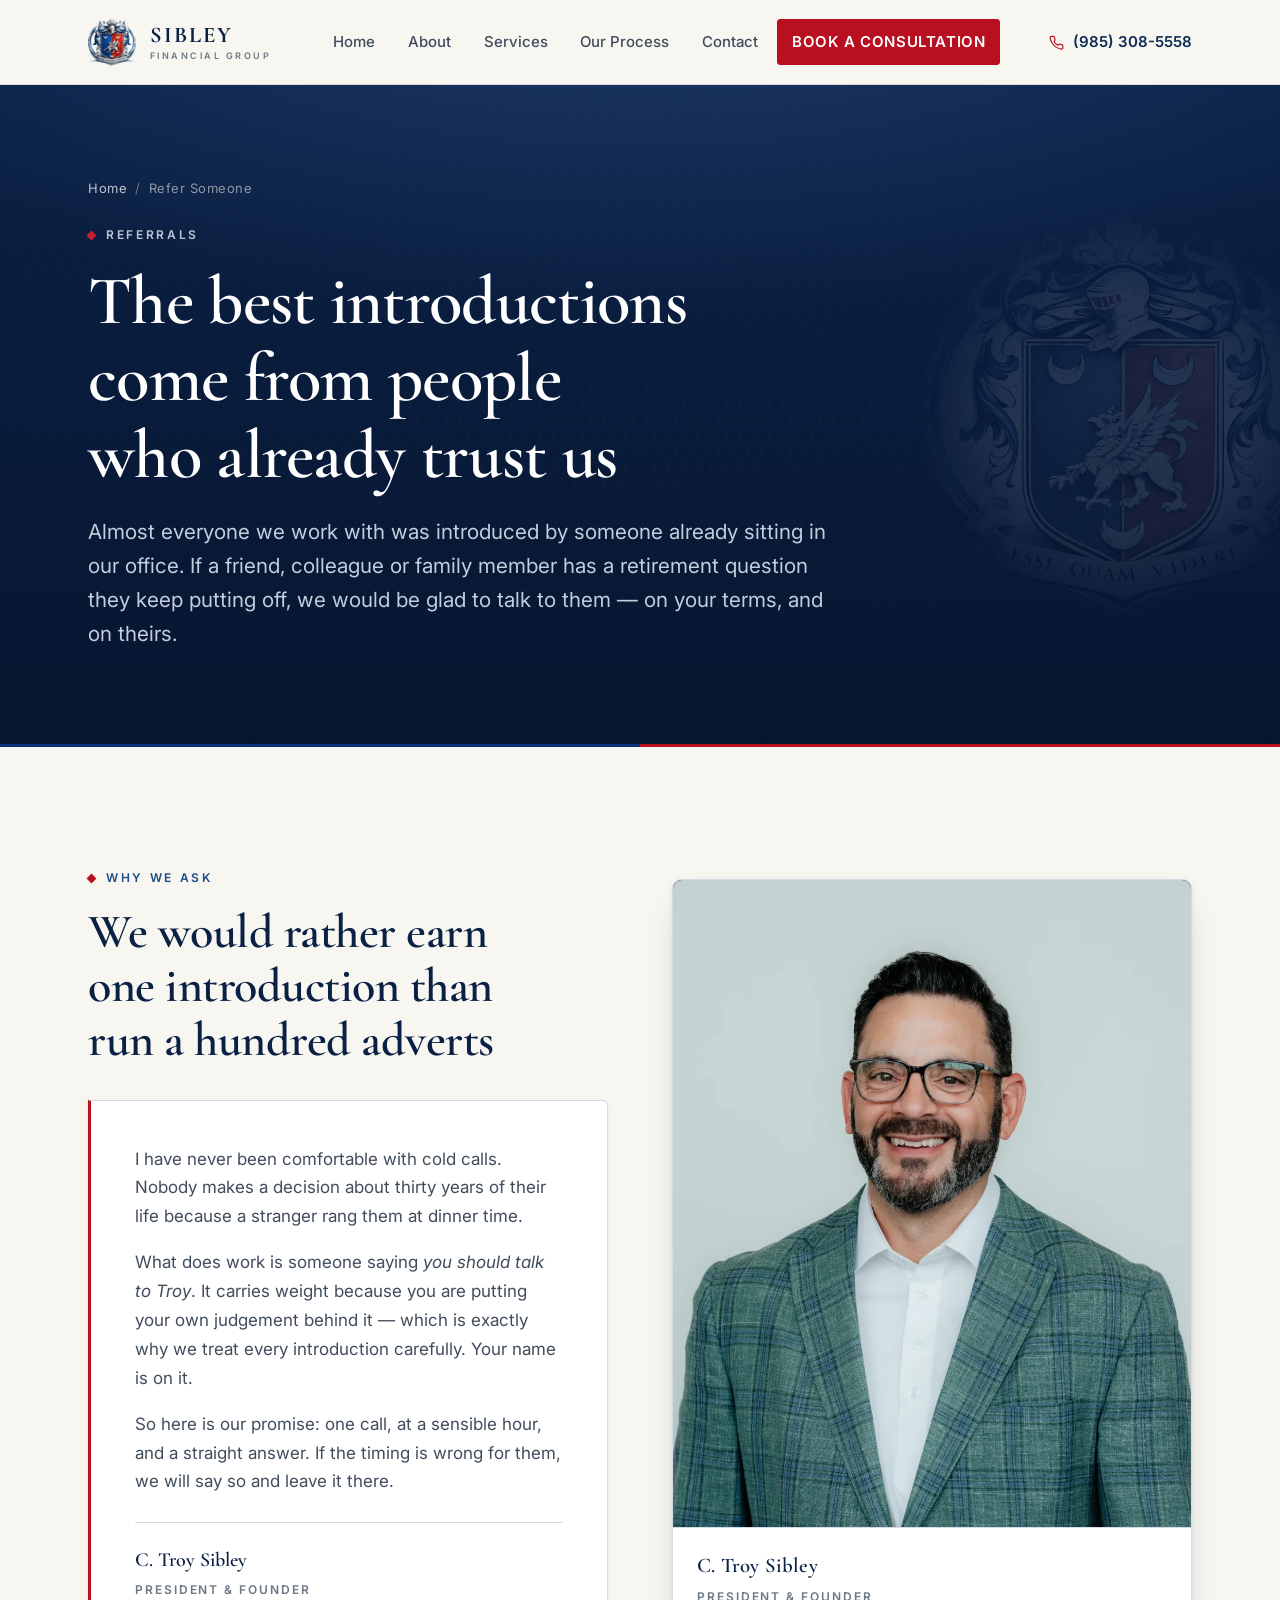
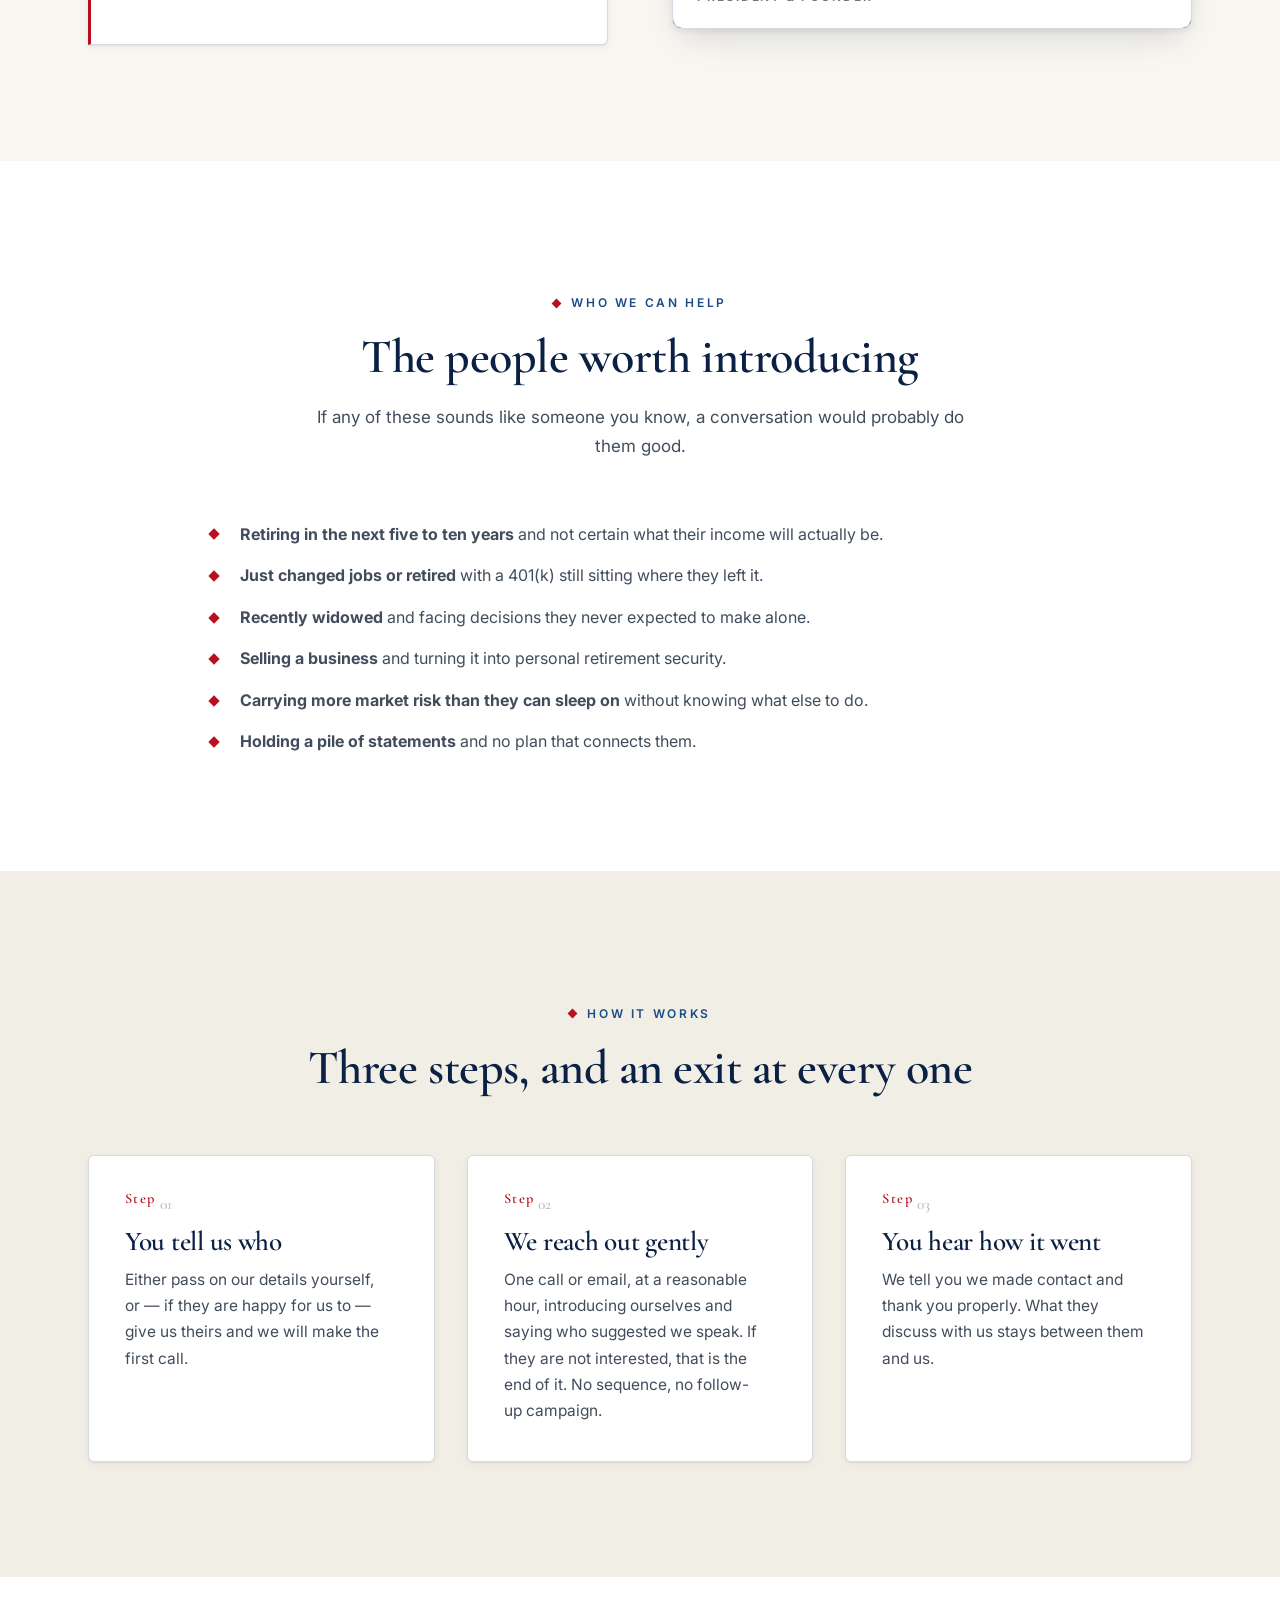
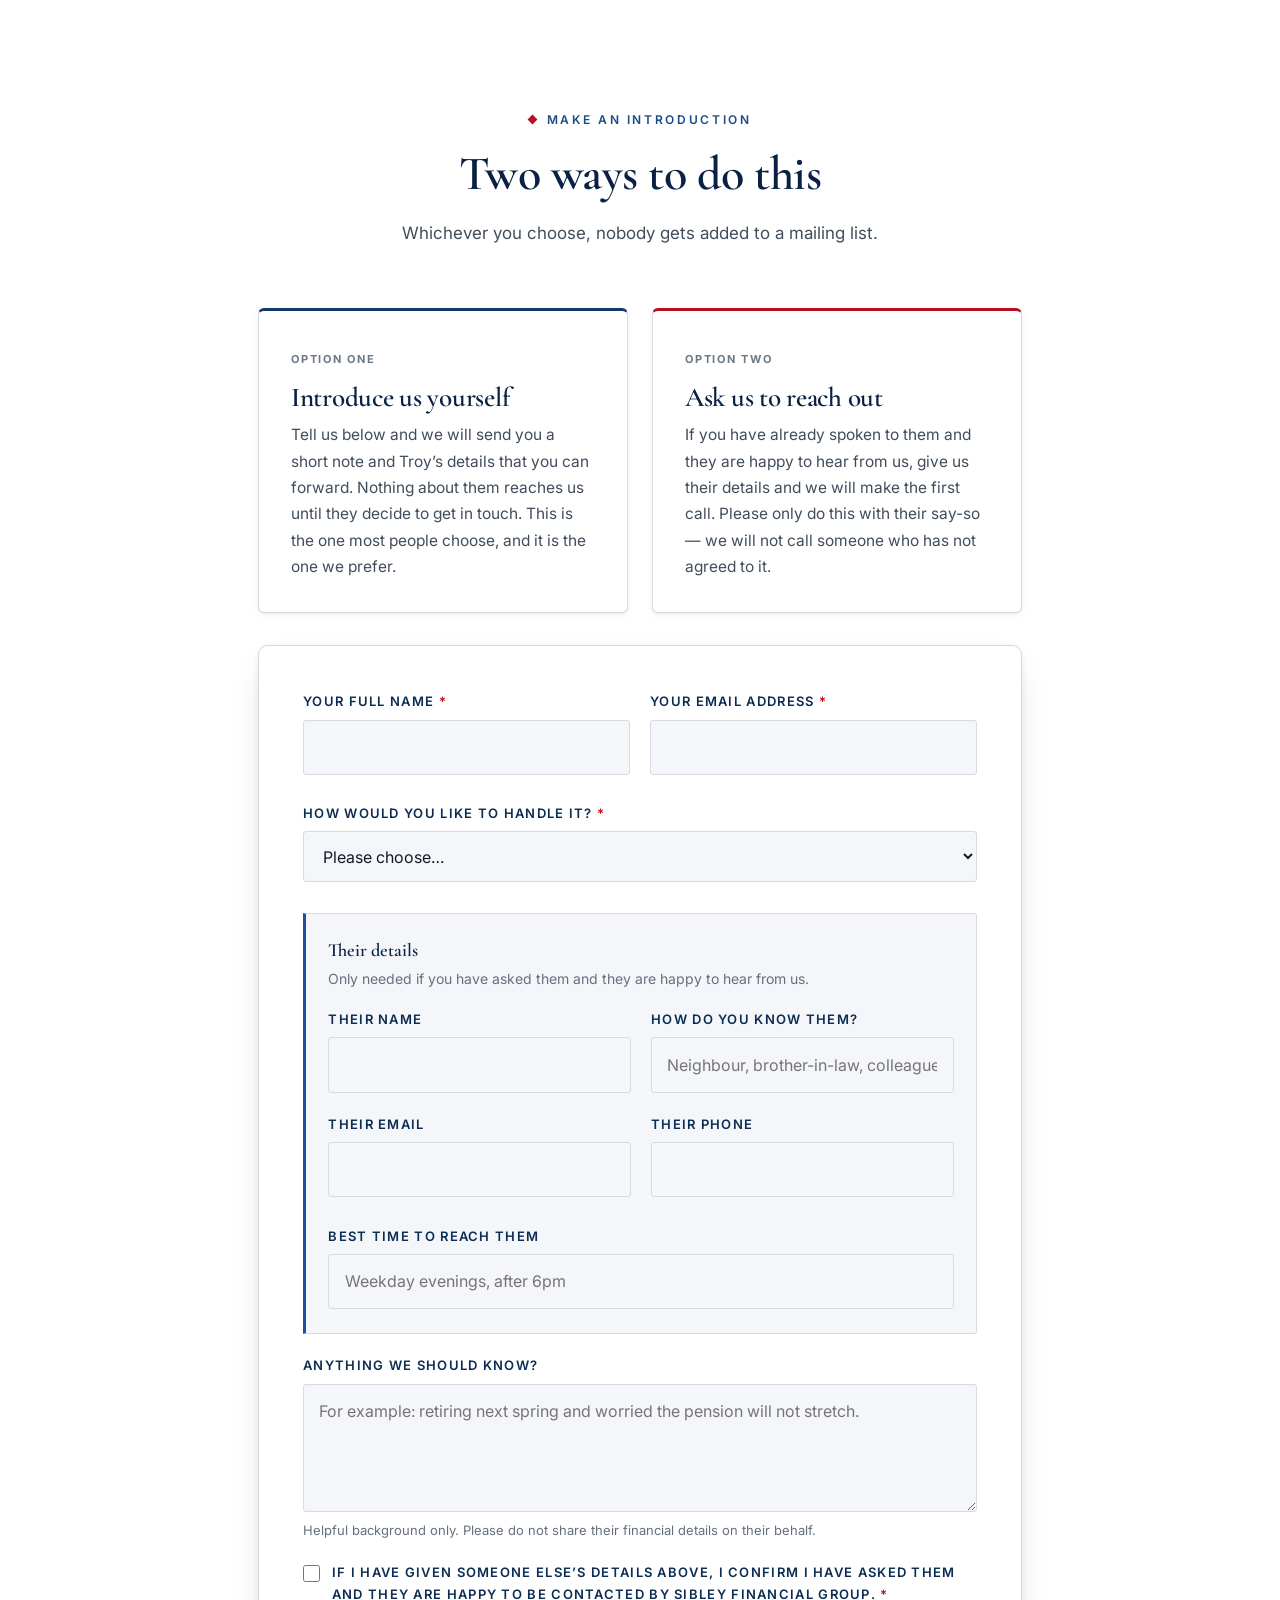
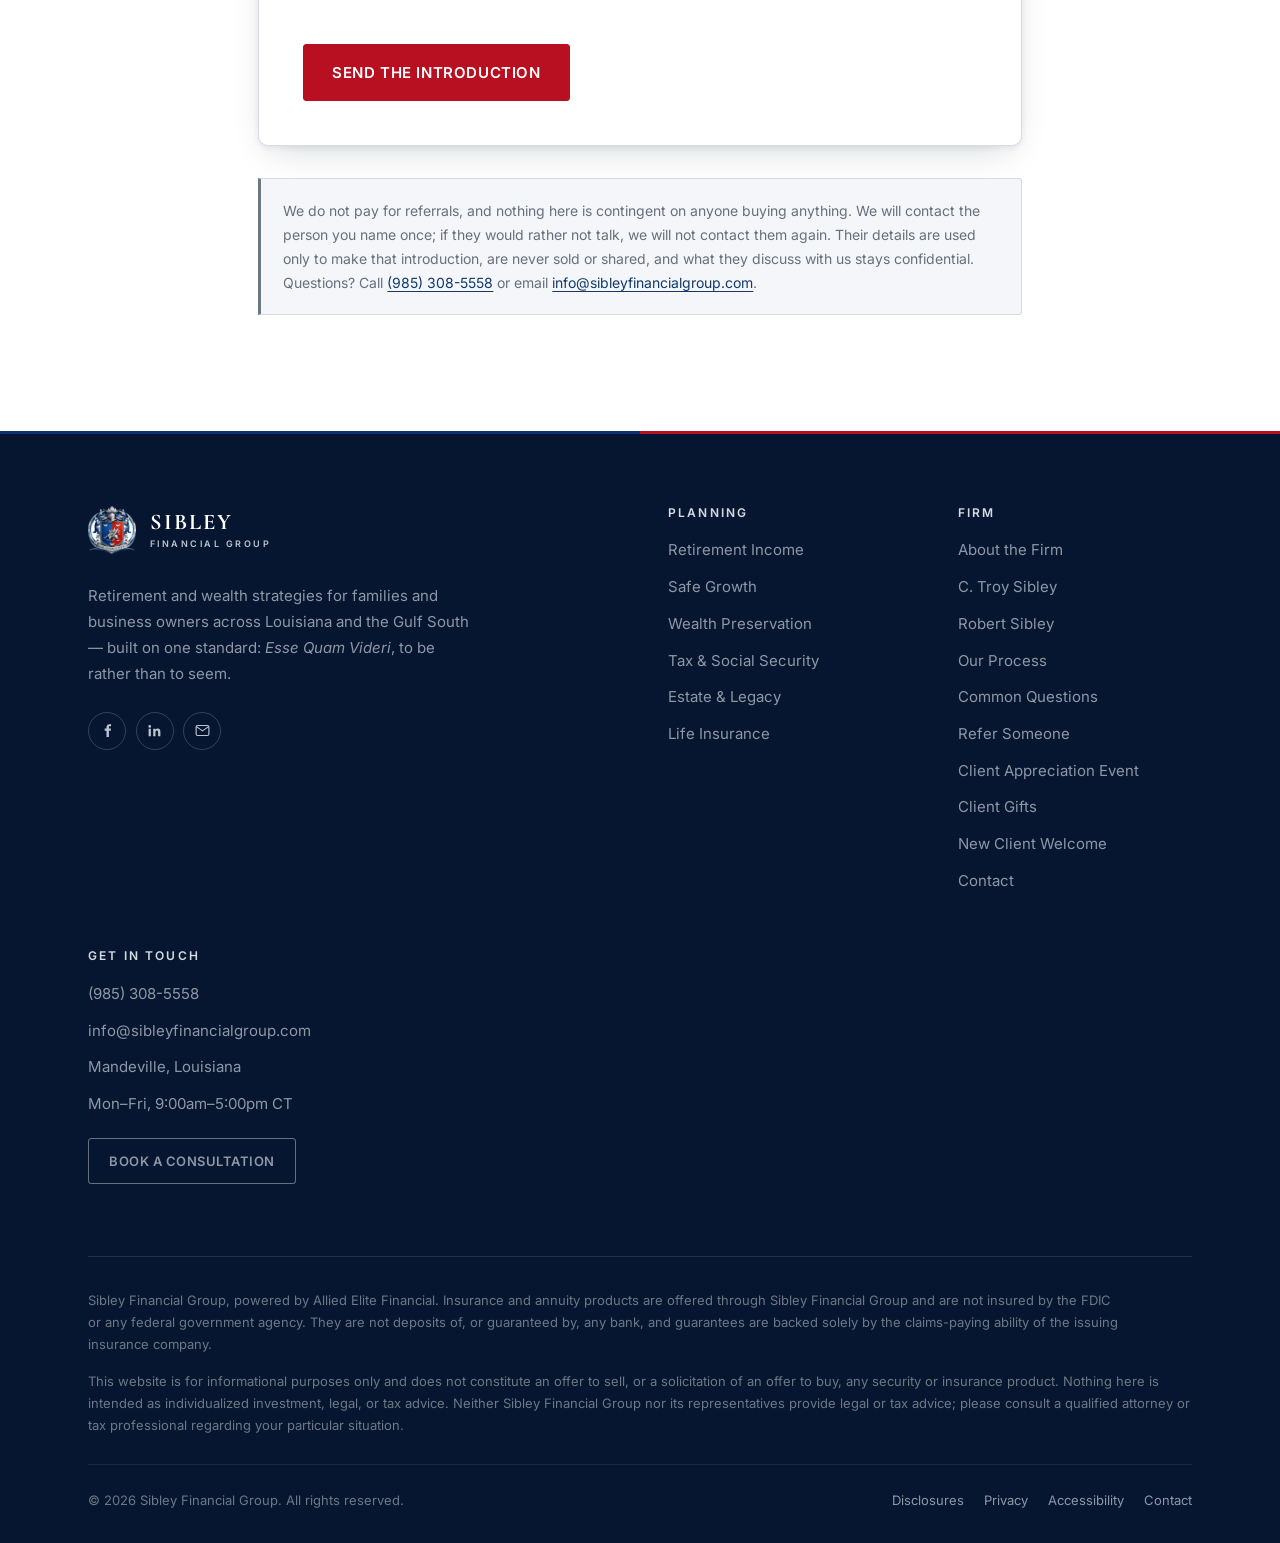
<file: referral.html>
<!DOCTYPE html>
<html lang="en">
<head>
<meta charset="utf-8">
<meta name="viewport" content="width=device-width, initial-scale=1">
<title>Refer Someone | Sibley Financial Group</title>
<meta name="description" content="Introduce a friend, colleague or family member to Sibley Financial Group. One call, at a sensible hour, and a straight answer — on your terms and on theirs.">
<link rel="canonical" href="https://www.sibleyfinancialgroup.com/referral.html">
<meta name="theme-color" content="#0A2044">
<meta name="robots" content="index, follow">

<meta property="og:site_name" content="Sibley Financial Group">
<meta property="og:type" content="website">
<meta property="og:title" content="Refer Someone | Sibley Financial Group">
<meta property="og:description" content="Introduce a friend, colleague or family member to Sibley Financial Group. One call, at a sensible hour, and a straight answer — on your terms and on theirs.">
<meta property="og:url" content="https://www.sibleyfinancialgroup.com/referral.html">
<meta property="og:image" content="https://www.sibleyfinancialgroup.com/assets/img/og-image.jpg">
<meta property="og:image:width" content="1200">
<meta property="og:image:height" content="630">
<meta name="twitter:card" content="summary_large_image">
<meta name="twitter:title" content="Refer Someone | Sibley Financial Group">
<meta name="twitter:description" content="Introduce a friend, colleague or family member to Sibley Financial Group. One call, at a sensible hour, and a straight answer — on your terms and on theirs.">
<meta name="twitter:image" content="https://www.sibleyfinancialgroup.com/assets/img/og-image.jpg">

<link rel="icon" href="assets/img/favicon.ico" sizes="any">
<link rel="icon" href="assets/img/icon-32.png" type="image/png" sizes="32x32">
<link rel="apple-touch-icon" href="assets/img/icon-180.png">
<link rel="manifest" href="site.webmanifest">

<link rel="preconnect" href="https://fonts.googleapis.com">
<link rel="preconnect" href="https://fonts.gstatic.com" crossorigin>
<link rel="stylesheet" href="https://fonts.googleapis.com/css2?family=Cormorant+Garamond:wght@400;500;600;700&amp;family=Inter:wght@400;500;600;700&amp;display=swap">
<link rel="stylesheet" href="assets/css/styles.css">
</head>
<body>
<a class="skip-link" href="#main">Skip to main content</a>
<header class="site-header">
  <div class="shell site-header__inner">
    <a class="brand" href="index.html" aria-label="Sibley Financial Group — home">
      <picture><source srcset="assets/img/crest-sm.webp" type="image/webp"><img src="assets/img/crest-sm.png" alt="Sibley Financial Group crest" class="brand__mark" width="48" height="48" loading="eager" decoding="async"></picture>
      <span class="brand__text">
        <span class="brand__name">Sibley</span>
        <span class="brand__sub">Financial Group</span>
      </span>
    </a>

    <nav class="nav" id="primary-nav" aria-label="Primary">
      <a href="index.html">Home</a>
      <a href="about.html">About</a>
      <a href="services.html">Services</a>
      <a href="process.html">Our Process</a>
      <a href="contact.html">Contact</a>
      <a class="btn btn--crimson btn--sm" href="contact.html">Book a Consultation</a>
    </nav>

    <div class="header-actions">
      <a class="header-phone" href="tel:+19853085558">
        <svg viewBox="0 0 24 24" width="17" height="17" fill="none" stroke="currentColor" stroke-width="1.6" stroke-linecap="round" stroke-linejoin="round" aria-hidden="true"><path d="M21 16.9v2.6a1.8 1.8 0 0 1-2 1.8 17.8 17.8 0 0 1-7.7-2.8 17.4 17.4 0 0 1-5.4-5.4A17.8 17.8 0 0 1 3.1 5.4 1.8 1.8 0 0 1 4.9 3.4h2.6a1.8 1.8 0 0 1 1.8 1.6c.1.9.3 1.7.6 2.5a1.8 1.8 0 0 1-.4 1.9l-1.1 1.1a14.4 14.4 0 0 0 5.4 5.4l1.1-1.1a1.8 1.8 0 0 1 1.9-.4c.8.3 1.6.5 2.5.6a1.8 1.8 0 0 1 1.6 1.9Z"/></svg><span>(985) 308-5558</span>
      </a>
      <button class="nav-toggle" type="button" aria-expanded="false"
              aria-controls="primary-nav" aria-label="Open menu">
        <span class="nav-toggle__bars"></span>
      </button>
    </div>
  </div>
</header>

<main id="main">
<section class="page-hero ground-navy">
  <picture><source srcset="assets/img/crest.webp" type="image/webp"><img src="assets/img/crest.png" alt="" class="page-hero__watermark" loading="lazy" decoding="async" aria-hidden="true"></picture>
  <div class="shell">
    <nav class="breadcrumb" aria-label="Breadcrumb"><a href="index.html">Home</a><span aria-hidden="true">/</span><span>Refer Someone</span></nav>
    <div class="page-hero__inner">
      <p class="eyebrow eyebrow--invert">Referrals</p>
      <h1>The best introductions come from people who already trust us</h1>
      <p class="lede">Almost everyone we work with was introduced by someone already sitting in our office. If a friend, colleague or family member has a retirement question they keep putting off, we would be glad to talk to them &mdash; on your terms, and on theirs.</p>
    </div>
  </div>
</section>
<hr class="tincture-rule">

<section class="section section--ivory">
  <div class="shell split">
    <div class="reveal">
      <p class="eyebrow">Why we ask</p>
      <h2>We would rather earn one introduction than run a hundred adverts</h2>
      <div class="invite mt-3">
        <p>I have never been comfortable with cold calls. Nobody makes a decision about thirty years of their life because a stranger rang them at dinner time.</p>
        <p>What does work is someone saying <em>you should talk to Troy</em>. It carries weight because you are putting your own judgement behind it &mdash; which is exactly why we treat every introduction carefully. Your name is on it.</p>
        <p>So here is our promise: one call, at a sensible hour, and a straight answer. If the timing is wrong for them, we will say so and leave it there.</p>
        <div class="invite__sign">
          <strong>C. Troy Sibley</strong>
          <span>President &amp; Founder</span>
        </div>
      </div>
    </div>
    <div class="reveal">
      <div class="portrait">
        <picture><source srcset="assets/img/troy-sibley-headshot.webp" type="image/webp"><img src="assets/img/troy-sibley-headshot.jpg" alt="C. Troy Sibley, President and Founder of Sibley Financial Group." width="900" height="1125" loading="lazy" decoding="async"></picture>
        <div class="portrait__caption">
          <strong>C. Troy Sibley</strong>
          <span>President &amp; Founder</span>
        </div>
      </div>
    </div>
  </div>
</section>

<section class="section section--paper">
  <div class="shell">
    <div class="section-head section-head--center">
      <p class="eyebrow">Who we can help</p>
      <h2>The people worth introducing</h2>
      <p>If any of these sounds like someone you know, a conversation would probably do them good.</p>
    </div>
    <div class="shell--narrow" style="margin-inline:auto">
      <ul class="feature-list">
        <li><strong>Retiring in the next five to ten years</strong> and not certain what their income will actually be.</li>
        <li><strong>Just changed jobs or retired</strong> with a 401(k) still sitting where they left it.</li>
        <li><strong>Recently widowed</strong> and facing decisions they never expected to make alone.</li>
        <li><strong>Selling a business</strong> and turning it into personal retirement security.</li>
        <li><strong>Carrying more market risk than they can sleep on</strong> without knowing what else to do.</li>
        <li><strong>Holding a pile of statements</strong> and no plan that connects them.</li>
      </ul>
    </div>
  </div>
</section>

<section class="section section--ivory-deep">
  <div class="shell">
    <div class="section-head section-head--center">
      <p class="eyebrow">How it works</p>
      <h2>Three steps, and an exit at every one</h2>
    </div>
    <div class="grid grid--3">
      <article class="step reveal">
        <p class="step__num"><sup>Step</sup> 01</p>
        <h3>You tell us who</h3>
        <p>Either pass on our details yourself, or &mdash; if they are happy for us to &mdash; give us theirs and we will make the first call.</p>
      </article>
      <article class="step reveal">
        <p class="step__num"><sup>Step</sup> 02</p>
        <h3>We reach out gently</h3>
        <p>One call or email, at a reasonable hour, introducing ourselves and saying who suggested we speak. If they are not interested, that is the end of it. No sequence, no follow-up campaign.</p>
      </article>
      <article class="step reveal">
        <p class="step__num"><sup>Step</sup> 03</p>
        <h3>You hear how it went</h3>
        <p>We tell you we made contact and thank you properly. What they discuss with us stays between them and us.</p>
      </article>
    </div>
  </div>
</section>

<section class="section section--paper" id="refer">
  <div class="shell shell--narrow">
    <div class="section-head section-head--center">
      <p class="eyebrow">Make an introduction</p>
      <h2>Two ways to do this</h2>
      <p>Whichever you choose, nobody gets added to a mailing list.</p>
    </div>

    <div class="path-grid reveal">
      <div class="path">
        <span class="path__tag">Option one</span>
        <h3>Introduce us yourself</h3>
        <p>Tell us below and we will send you a short note and Troy&rsquo;s details that you can forward. Nothing about them reaches us until they decide to get in touch. This is the one most people choose, and it is the one we prefer.</p>
      </div>
      <div class="path">
        <span class="path__tag">Option two</span>
        <h3>Ask us to reach out</h3>
        <p>If you have already spoken to them and they are happy to hear from us, give us their details and we will make the first call. Please only do this with their say-so &mdash; we will not call someone who has not agreed to it.</p>
      </div>
    </div>

    <form class="form-card js-form mt-3" id="referral-form" name="referral" method="POST"
          action="/thank-you-referral"
          data-netlify="true" data-netlify-honeypot="company_website"
          data-fallback-email="info@sibleyfinancialgroup.com" novalidate>
      <input type="hidden" name="form-name" value="referral">

      <div class="field-grid">
        <div class="field">
          <label for="r-name">Your full name <span class="req" aria-hidden="true">*</span></label>
          <input type="text" id="r-name" name="name" autocomplete="name" required>
          <p class="field__error" id="r-name-error" aria-live="polite"></p>
        </div>
        <div class="field">
          <label for="r-email">Your email address <span class="req" aria-hidden="true">*</span></label>
          <input type="email" id="r-email" name="email" autocomplete="email" required>
          <p class="field__error" id="r-email-error" aria-live="polite"></p>
        </div>
        <div class="field field--full">
          <label for="r-method">How would you like to handle it? <span class="req" aria-hidden="true">*</span></label>
          <select id="r-method" name="method" data-toggles="referral-details" required>
            <option value="">Please choose&hellip;</option>
            <option value="introduce">I will introduce you &mdash; send me something to forward</option>
            <option value="contact">I have their permission &mdash; please reach out to them</option>
          </select>
          <p class="field__error" id="r-method-error" aria-live="polite"></p>
        </div>
      </div>

      <fieldset class="fieldset-block" id="referral-details">
        <span class="legend">Their details</span>
        <p>Only needed if you have asked them and they are happy to hear from us.</p>
        <div class="field-grid">
          <div class="field">
            <label for="r-their-name">Their name</label>
            <input type="text" id="r-their-name" name="referred_name" autocomplete="off">
          </div>
          <div class="field">
            <label for="r-relationship">How do you know them?</label>
            <input type="text" id="r-relationship" name="relationship" placeholder="Neighbour, brother-in-law, colleague">
          </div>
          <div class="field">
            <label for="r-their-email">Their email</label>
            <input type="email" id="r-their-email" name="referred_email" autocomplete="off">
            <p class="field__error" id="r-their-email-error" aria-live="polite"></p>
          </div>
          <div class="field">
            <label for="r-their-phone">Their phone</label>
            <input type="tel" id="r-their-phone" name="referred_phone" inputmode="tel" autocomplete="off">
            <p class="field__error" id="r-their-phone-error" aria-live="polite"></p>
          </div>
          <div class="field field--full">
            <label for="r-when">Best time to reach them</label>
            <input type="text" id="r-when" name="best_time" placeholder="Weekday evenings, after 6pm">
          </div>
        </div>
      </fieldset>

      <div class="field field--full mt-2">
        <label for="r-context">Anything we should know?</label>
        <textarea id="r-context" name="context" rows="3"
          placeholder="For example: retiring next spring and worried the pension will not stretch."></textarea>
        <p class="field__hint">Helpful background only. Please do not share their financial details on their behalf.</p>
      </div>

      <div class="visually-hidden" aria-hidden="true">
        <label for="r-company">Leave this field blank</label>
        <input type="text" id="r-company" name="company_website" tabindex="-1" autocomplete="off">
      </div>

      <div class="field field--full mt-2">
        <label class="consent" for="r-consent">
          <input type="checkbox" id="r-consent" name="consent" required>
          <span>If I have given someone else&rsquo;s details above, I confirm I have asked them and they are happy to be contacted by Sibley Financial Group. <span class="req" aria-hidden="true">*</span></span>
        </label>
        <p class="field__error" id="r-consent-error" aria-live="polite"></p>
      </div>

      <div class="btn-row mt-3">
        <button class="btn btn--crimson" type="submit">Send the Introduction</button>
      </div>
      <p class="form-status" id="referral-form-status" role="status" aria-live="polite"></p>
    </form>

    <p class="disclosure-note mt-3">We do not pay for referrals, and nothing here is contingent on anyone buying anything. We will contact the person you name once; if they would rather not talk, we will not contact them again. Their details are used only to make that introduction, are never sold or shared, and what they discuss with us stays confidential. Questions? Call <a href="tel:+19853085558">(985) 308-5558</a> or email <a href="mailto:info@sibleyfinancialgroup.com">info@sibleyfinancialgroup.com</a>.</p>
  </div>
</section>
</main>

<hr class="tincture-rule">
<footer class="site-footer">
  <div class="shell site-footer__main">
    <div class="site-footer__brand">
      <a class="brand brand--invert" href="index.html" aria-label="Sibley Financial Group — home">
        <picture><source srcset="assets/img/crest-sm.webp" type="image/webp"><img src="assets/img/crest-sm.png" alt="" class="brand__mark" width="48" height="48" loading="lazy" decoding="async"></picture>
        <span class="brand__text">
          <span class="brand__name">Sibley</span>
          <span class="brand__sub">Financial Group</span>
        </span>
      </a>
      <p>Retirement and wealth strategies for families and business owners across Louisiana and the Gulf South &mdash; built on one standard: <em>Esse Quam Videri</em>, to be rather than to seem.</p>
      <div class="socials">
        <a href="https://www.facebook.com/people/Sibley-Financial-Group/100066724825448/" aria-label="Sibley Financial Group on Facebook" rel="noopener">
          <svg viewBox="0 0 24 24" width="17" height="17" fill="currentColor" aria-hidden="true"><path d="M14 9V7.2c0-.8.2-1.2 1.4-1.2H17V3.1A19 19 0 0 0 14.8 3C12.3 3 10.6 4.5 10.6 7v2H8v3.2h2.6V21H14v-8.8h2.5l.4-3.2Z"/></svg>
        </a>
        <a href="https://www.linkedin.com/in/c-troy-sibley-2655102a5/" aria-label="C. Troy Sibley on LinkedIn" rel="noopener">
          <svg viewBox="0 0 24 24" width="17" height="17" fill="currentColor" aria-hidden="true"><path d="M6.9 20H3.7V9.5h3.2V20ZM5.3 8.1A1.9 1.9 0 1 1 5.3 4.3a1.9 1.9 0 0 1 0 3.8ZM20.3 20h-3.2v-5.1c0-1.2 0-2.8-1.7-2.8s-2 1.3-2 2.7V20H10.2V9.5h3.1v1.4h.1a3.4 3.4 0 0 1 3-1.7c3.3 0 3.9 2.1 3.9 4.9V20Z"/></svg>
        </a>
        <a href="mailto:info@sibleyfinancialgroup.com" aria-label="Email Sibley Financial Group"><svg viewBox="0 0 24 24" width="17" height="17" fill="none" stroke="currentColor" stroke-width="1.6" stroke-linecap="round" stroke-linejoin="round" aria-hidden="true"><rect x="3" y="5" width="18" height="14" rx="2"/><path d="m3.5 6.5 8.5 6 8.5-6"/></svg></a>
      </div>
    </div>

    <div>
      <h4>Planning</h4>
      <ul>
        <li><a href="services.html#retirement-income">Retirement Income</a></li>
        <li><a href="services.html#safe-growth">Safe Growth</a></li>
        <li><a href="services.html#wealth-preservation">Wealth Preservation</a></li>
        <li><a href="services.html#tax-strategy">Tax &amp; Social Security</a></li>
        <li><a href="services.html#estate-legacy">Estate &amp; Legacy</a></li>
        <li><a href="services.html#life-insurance">Life Insurance</a></li>
      </ul>
    </div>

    <div>
      <h4>Firm</h4>
      <ul>
        <li><a href="about.html">About the Firm</a></li>
        <li><a href="about.html#troy-sibley">C. Troy Sibley</a></li>
        <li><a href="about.html#robert-sibley">Robert Sibley</a></li>
        <li><a href="process.html">Our Process</a></li>
        <li><a href="process.html#faq">Common Questions</a></li>
        <li><a href="referral.html">Refer Someone</a></li>
        <li><a href="event.html">Client Appreciation Event</a></li>
        <li><a href="gifts.html">Client Gifts</a></li>
        <li><a href="welcome.html">New Client Welcome</a></li>
        <li><a href="contact.html">Contact</a></li>
      </ul>
    </div>

    <div>
      <h4>Get in Touch</h4>
      <ul>
        <li><a href="tel:+19853085558">(985) 308-5558</a></li>
        <li><a href="mailto:info@sibleyfinancialgroup.com">info@sibleyfinancialgroup.com</a></li>
        <li>Mandeville, Louisiana</li>
        <li>Mon&ndash;Fri, 9:00am&ndash;5:00pm CT</li>
      </ul>
      <p style="margin-top:1.35rem"><a class="btn btn--ghost-invert btn--sm" href="contact.html">Book a Consultation</a></p>
    </div>
  </div>

  <div class="shell">
    <div class="site-footer__legal">
      <p>Sibley Financial Group, powered by Allied Elite Financial. Insurance and annuity products are offered through Sibley Financial Group and are not insured by the FDIC or any federal government agency. They are not deposits of, or guaranteed by, any bank, and guarantees are backed solely by the claims-paying ability of the issuing insurance company.</p>
      <p>This website is for informational purposes only and does not constitute an offer to sell, or a solicitation of an offer to buy, any security or insurance product. Nothing here is intended as individualized investment, legal, or tax advice. Neither Sibley Financial Group nor its representatives provide legal or tax advice; please consult a qualified attorney or tax professional regarding your particular situation.</p>
      <div class="site-footer__baseline">
        <p>&copy; <span data-year>2026</span> Sibley Financial Group. All rights reserved.</p>
        <nav aria-label="Legal">
          <a href="disclosures.html">Disclosures</a>
          <a href="disclosures.html#privacy">Privacy</a>
          <a href="disclosures.html#accessibility">Accessibility</a>
          <a href="contact.html">Contact</a>
        </nav>
      </div>
    </div>
  </div>
</footer>

<script src="assets/js/main.js" defer></script>
</body>
</html>
</file>
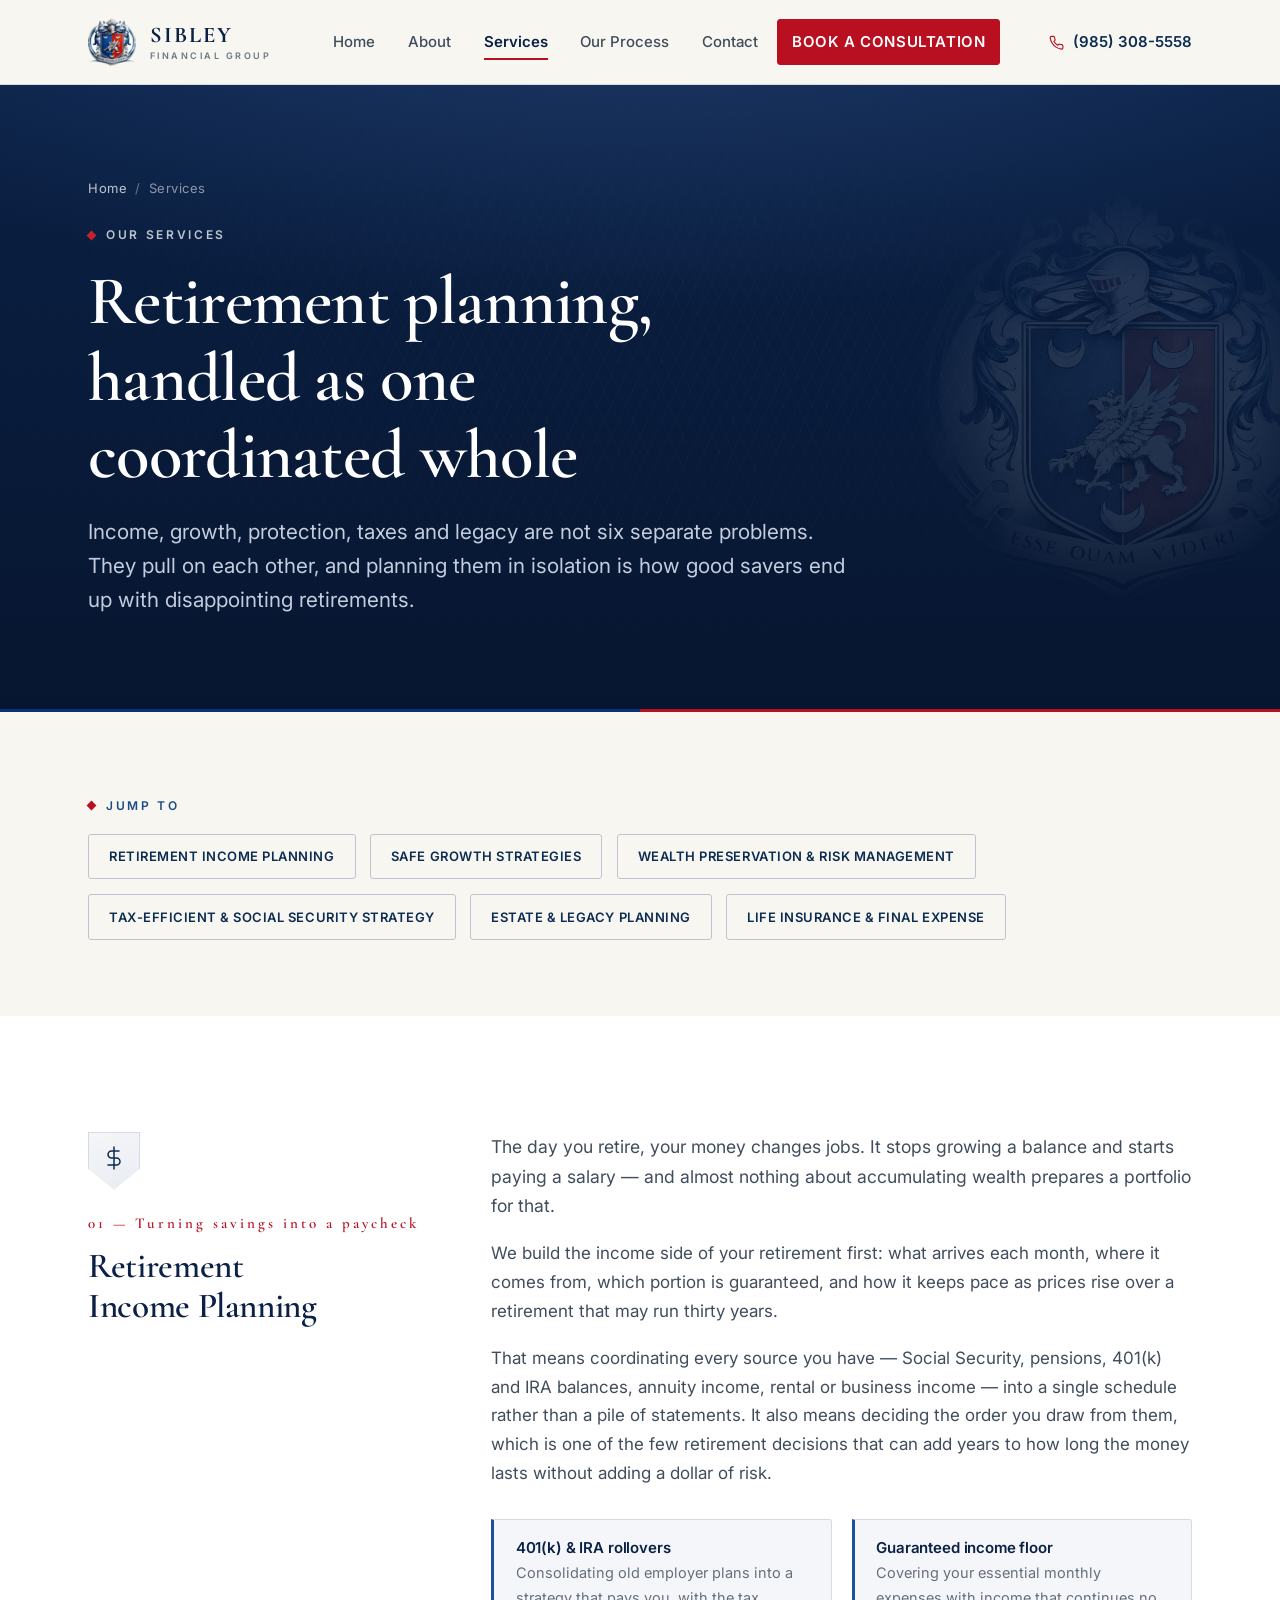
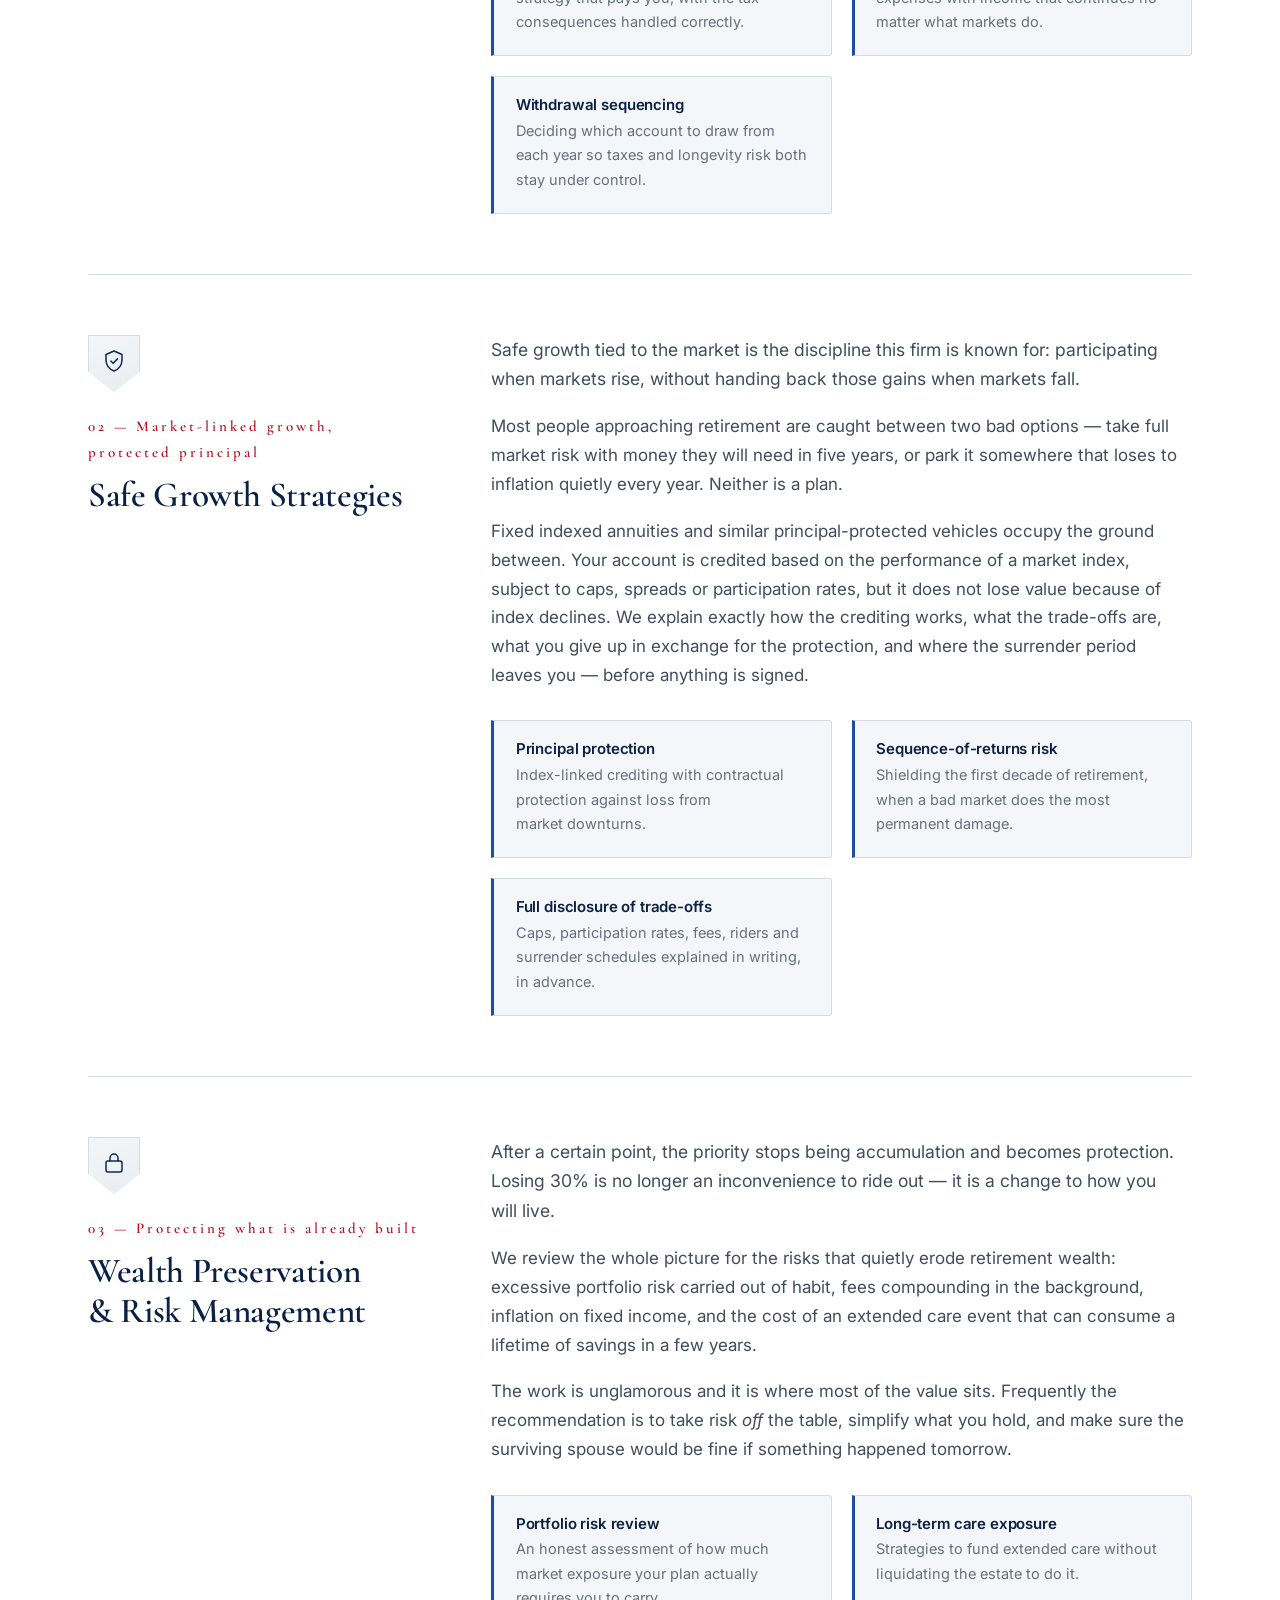
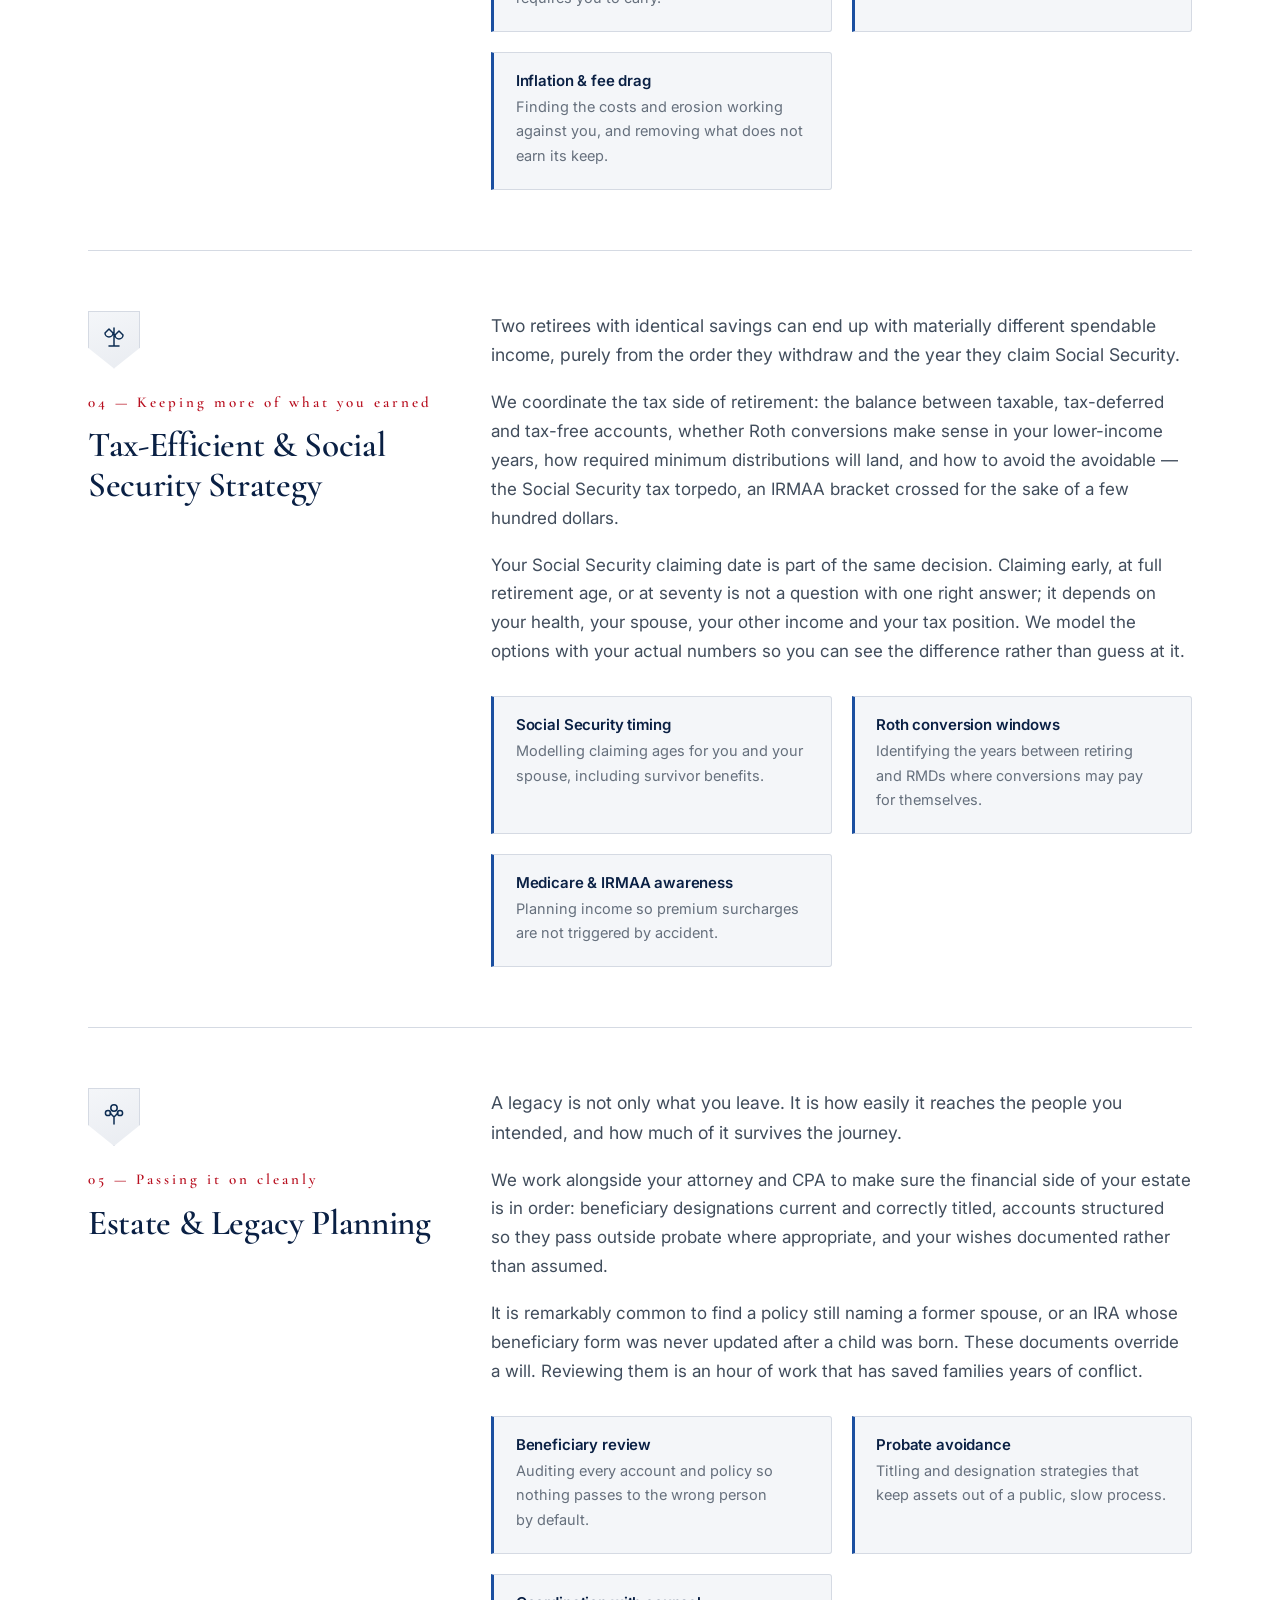
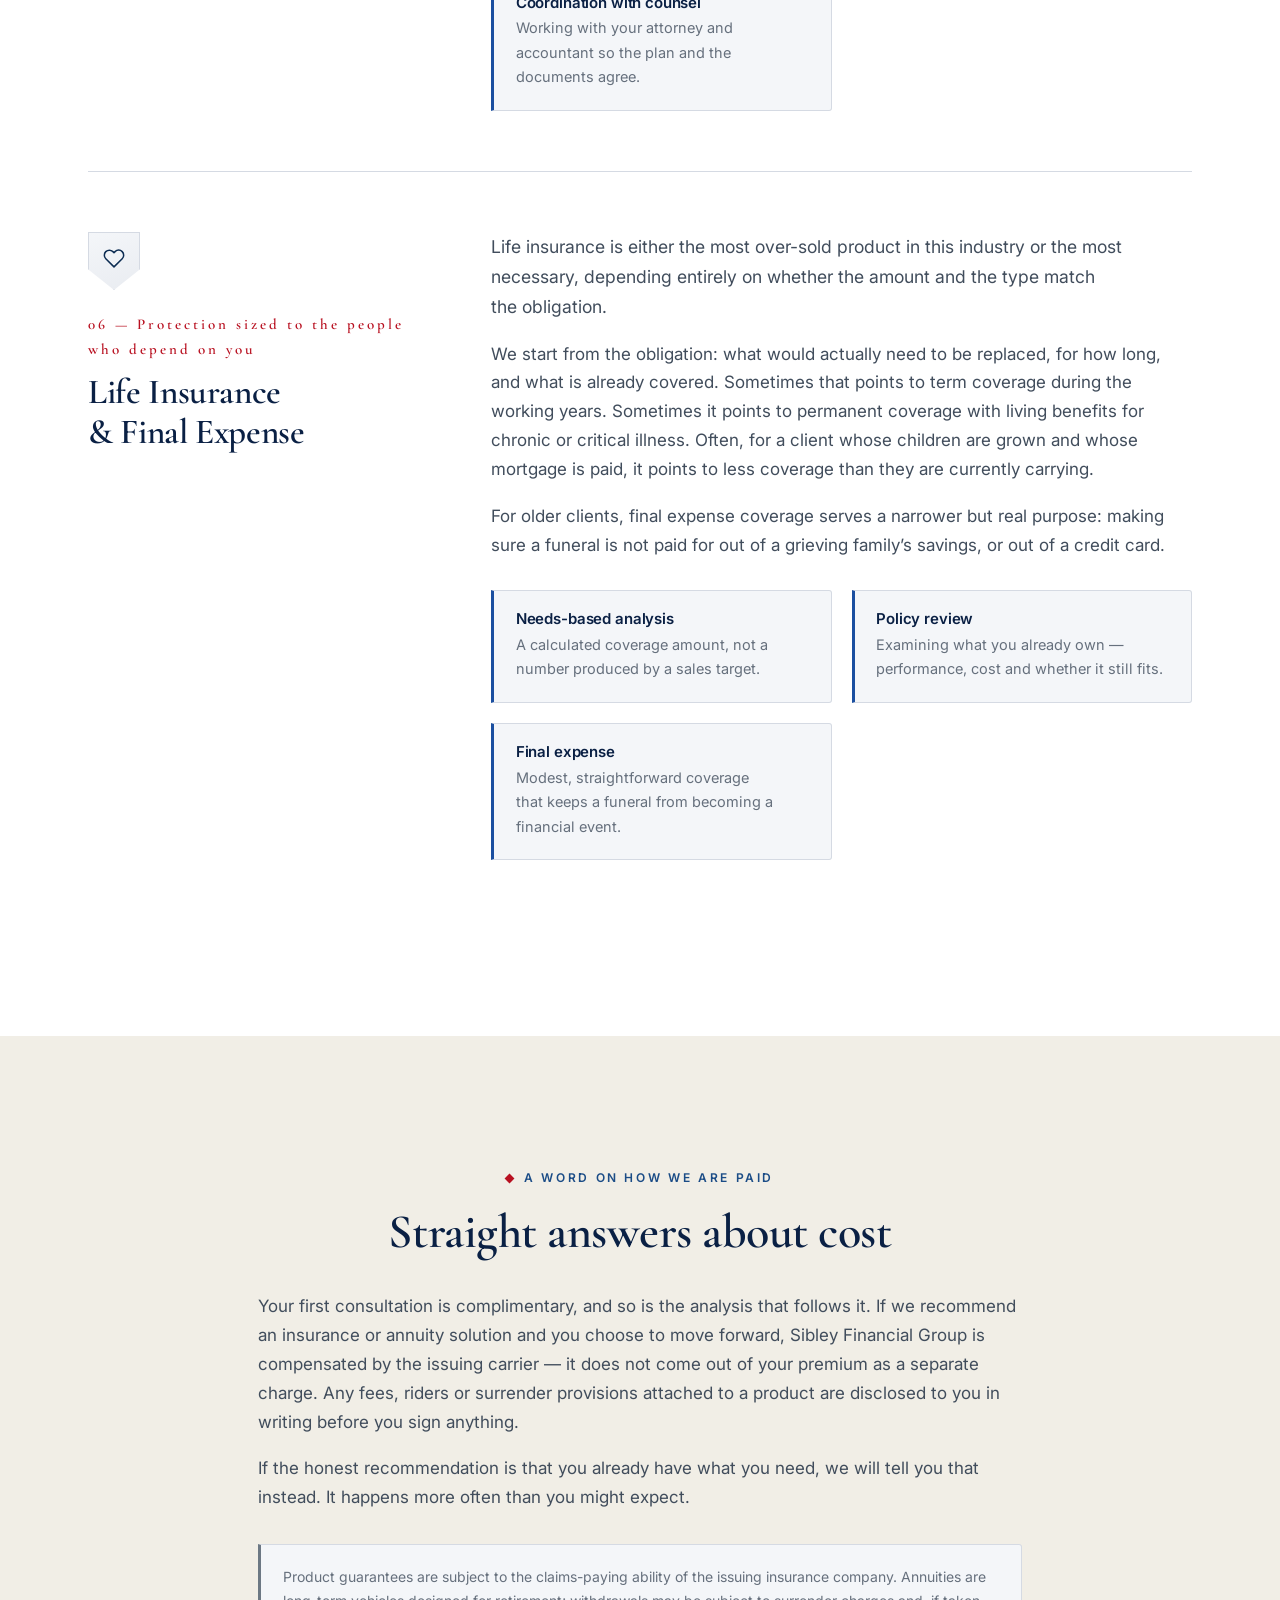
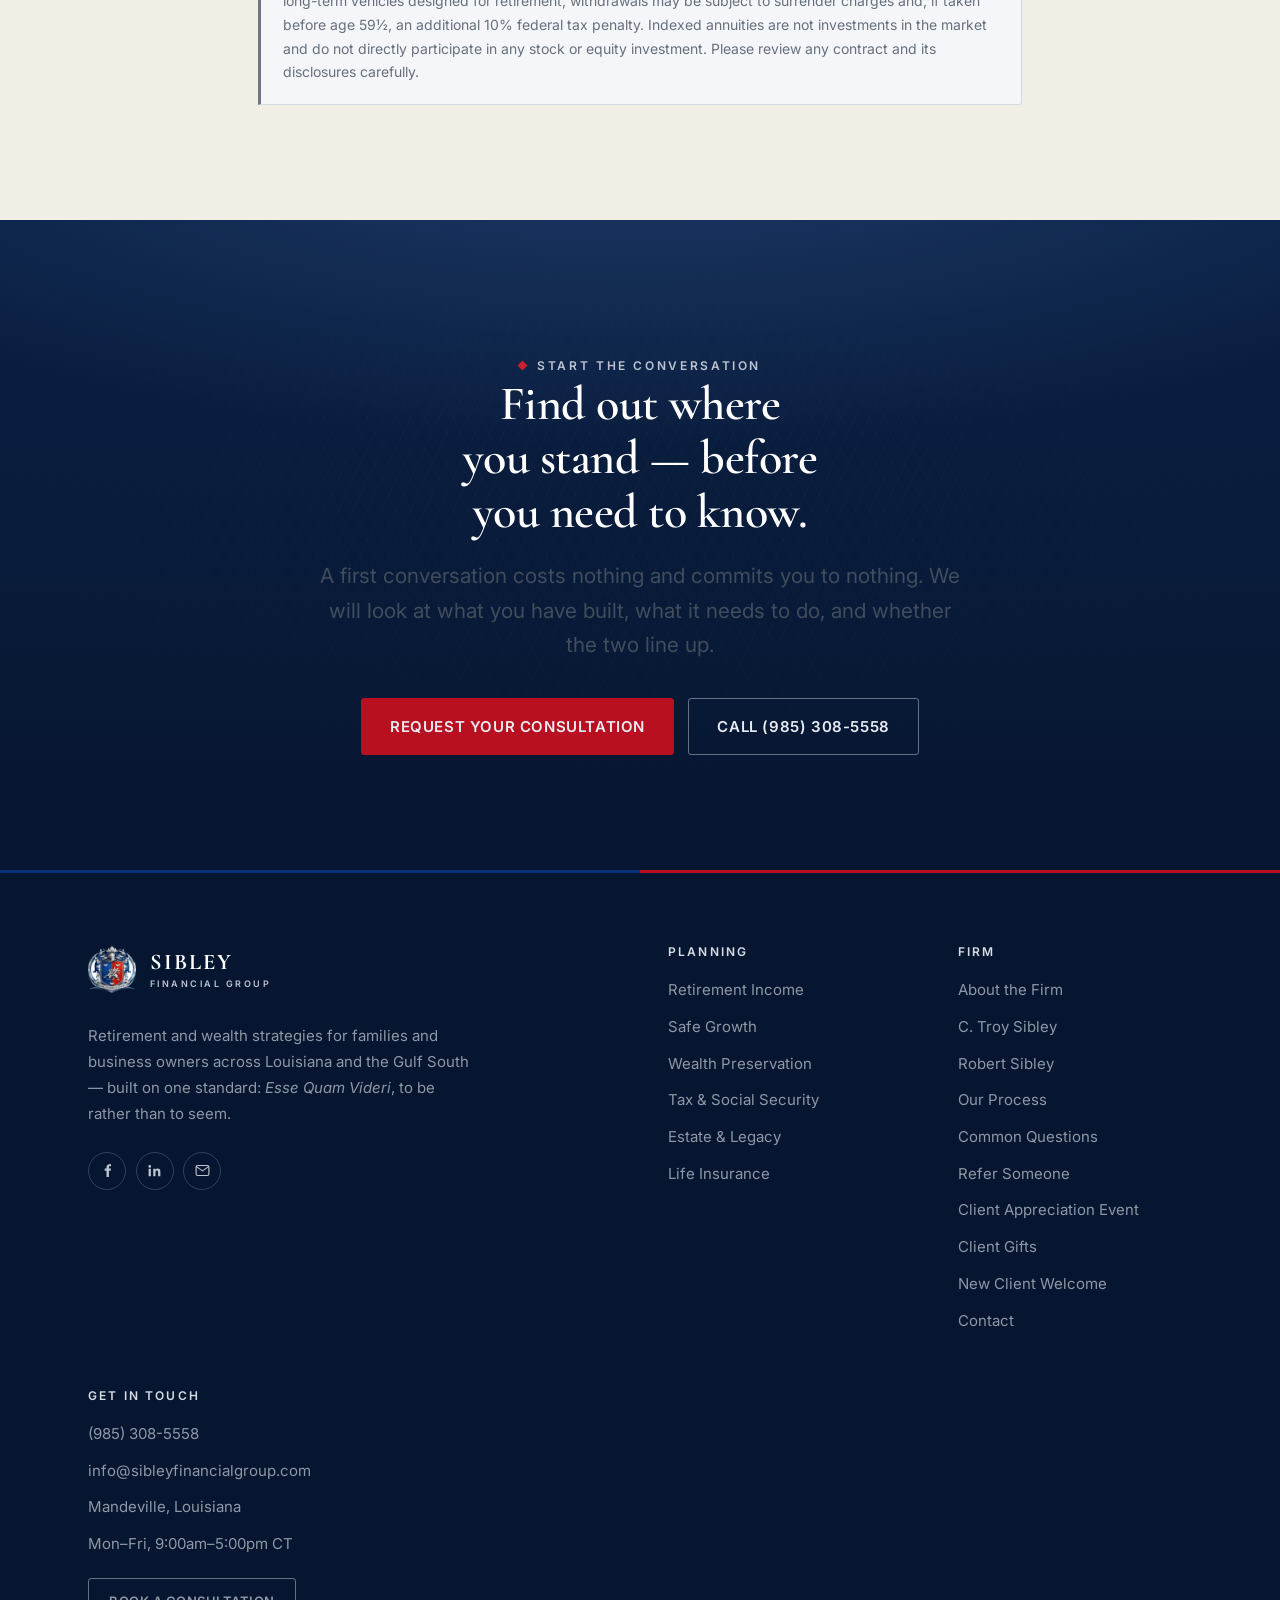
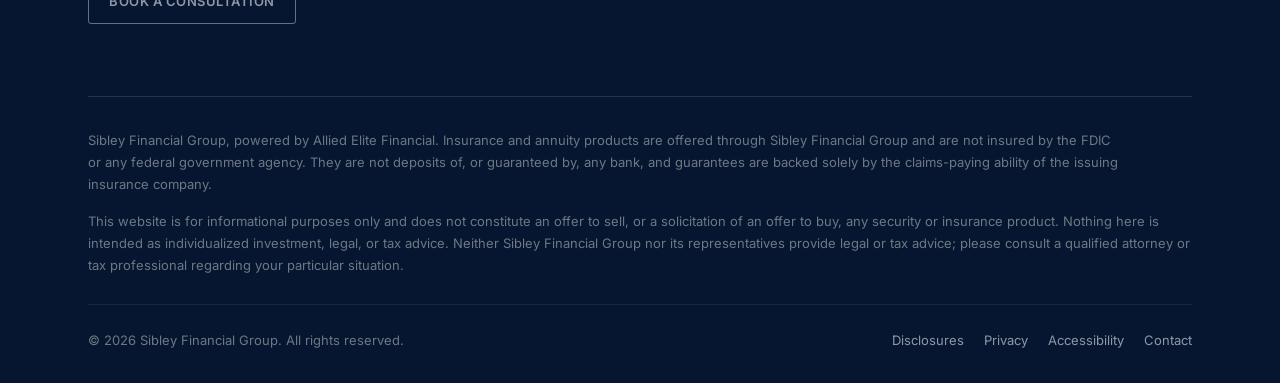
<file: services.html>
<!DOCTYPE html>
<html lang="en">
<head>
<meta charset="utf-8">
<meta name="viewport" content="width=device-width, initial-scale=1">
<title>Services | Retirement Income, Safe Growth & Wealth Preservation | Sibley Financial Group</title>
<meta name="description" content="Retirement income planning, safe growth strategies, wealth preservation, tax and Social Security strategy, estate planning and life insurance from Sibley Financial Group in Mandeville, Louisiana.">
<link rel="canonical" href="https://www.sibleyfinancialgroup.com/services.html">
<meta name="theme-color" content="#0A2044">
<meta name="robots" content="index, follow">

<meta property="og:site_name" content="Sibley Financial Group">
<meta property="og:type" content="website">
<meta property="og:title" content="Services | Retirement Income, Safe Growth & Wealth Preservation | Sibley Financial Group">
<meta property="og:description" content="Retirement income planning, safe growth strategies, wealth preservation, tax and Social Security strategy, estate planning and life insurance from Sibley Financial Group in Mandeville, Louisiana.">
<meta property="og:url" content="https://www.sibleyfinancialgroup.com/services.html">
<meta property="og:image" content="https://www.sibleyfinancialgroup.com/assets/img/og-image.jpg">
<meta property="og:image:width" content="1200">
<meta property="og:image:height" content="630">
<meta name="twitter:card" content="summary_large_image">
<meta name="twitter:title" content="Services | Retirement Income, Safe Growth & Wealth Preservation | Sibley Financial Group">
<meta name="twitter:description" content="Retirement income planning, safe growth strategies, wealth preservation, tax and Social Security strategy, estate planning and life insurance from Sibley Financial Group in Mandeville, Louisiana.">
<meta name="twitter:image" content="https://www.sibleyfinancialgroup.com/assets/img/og-image.jpg">

<link rel="icon" href="assets/img/favicon.ico" sizes="any">
<link rel="icon" href="assets/img/icon-32.png" type="image/png" sizes="32x32">
<link rel="apple-touch-icon" href="assets/img/icon-180.png">
<link rel="manifest" href="site.webmanifest">

<link rel="preconnect" href="https://fonts.googleapis.com">
<link rel="preconnect" href="https://fonts.gstatic.com" crossorigin>
<link rel="stylesheet" href="https://fonts.googleapis.com/css2?family=Cormorant+Garamond:wght@400;500;600;700&amp;family=Inter:wght@400;500;600;700&amp;display=swap">
<link rel="stylesheet" href="assets/css/styles.css">
<script type="application/ld+json">
{
  "@context": "https://schema.org",
  "@type": "ItemList",
  "name": "Sibley Financial Group services",
  "itemListElement": [
    { "@type": "ListItem", "position": 1, "name": "Retirement Income Planning", "url": "https://www.sibleyfinancialgroup.com/services.html#retirement-income" },
    { "@type": "ListItem", "position": 2, "name": "Safe Growth Strategies", "url": "https://www.sibleyfinancialgroup.com/services.html#safe-growth" },
    { "@type": "ListItem", "position": 3, "name": "Wealth Preservation and Risk Management", "url": "https://www.sibleyfinancialgroup.com/services.html#wealth-preservation" },
    { "@type": "ListItem", "position": 4, "name": "Tax-Efficient and Social Security Strategy", "url": "https://www.sibleyfinancialgroup.com/services.html#tax-strategy" },
    { "@type": "ListItem", "position": 5, "name": "Estate and Legacy Planning", "url": "https://www.sibleyfinancialgroup.com/services.html#estate-legacy" },
    { "@type": "ListItem", "position": 6, "name": "Life Insurance and Final Expense", "url": "https://www.sibleyfinancialgroup.com/services.html#life-insurance" }
  ]
}
</script>
</head>
<body>
<a class="skip-link" href="#main">Skip to main content</a>
<header class="site-header">
  <div class="shell site-header__inner">
    <a class="brand" href="index.html" aria-label="Sibley Financial Group — home">
      <picture><source srcset="assets/img/crest-sm.webp" type="image/webp"><img src="assets/img/crest-sm.png" alt="Sibley Financial Group crest" class="brand__mark" width="48" height="48" loading="eager" decoding="async"></picture>
      <span class="brand__text">
        <span class="brand__name">Sibley</span>
        <span class="brand__sub">Financial Group</span>
      </span>
    </a>

    <nav class="nav" id="primary-nav" aria-label="Primary">
      <a href="index.html">Home</a>
      <a href="about.html">About</a>
      <a href="services.html" aria-current="page">Services</a>
      <a href="process.html">Our Process</a>
      <a href="contact.html">Contact</a>
      <a class="btn btn--crimson btn--sm" href="contact.html">Book a Consultation</a>
    </nav>

    <div class="header-actions">
      <a class="header-phone" href="tel:+19853085558">
        <svg viewBox="0 0 24 24" width="17" height="17" fill="none" stroke="currentColor" stroke-width="1.6" stroke-linecap="round" stroke-linejoin="round" aria-hidden="true"><path d="M21 16.9v2.6a1.8 1.8 0 0 1-2 1.8 17.8 17.8 0 0 1-7.7-2.8 17.4 17.4 0 0 1-5.4-5.4A17.8 17.8 0 0 1 3.1 5.4 1.8 1.8 0 0 1 4.9 3.4h2.6a1.8 1.8 0 0 1 1.8 1.6c.1.9.3 1.7.6 2.5a1.8 1.8 0 0 1-.4 1.9l-1.1 1.1a14.4 14.4 0 0 0 5.4 5.4l1.1-1.1a1.8 1.8 0 0 1 1.9-.4c.8.3 1.6.5 2.5.6a1.8 1.8 0 0 1 1.6 1.9Z"/></svg><span>(985) 308-5558</span>
      </a>
      <button class="nav-toggle" type="button" aria-expanded="false"
              aria-controls="primary-nav" aria-label="Open menu">
        <span class="nav-toggle__bars"></span>
      </button>
    </div>
  </div>
</header>

<main id="main">
<section class="page-hero ground-navy">
  <picture><source srcset="assets/img/crest.webp" type="image/webp"><img src="assets/img/crest.png" alt="" class="page-hero__watermark" loading="lazy" decoding="async" aria-hidden="true"></picture>
  <div class="shell">
    <nav class="breadcrumb" aria-label="Breadcrumb"><a href="index.html">Home</a><span aria-hidden="true">/</span><span>Services</span></nav>
    <div class="page-hero__inner">
      <p class="eyebrow eyebrow--invert">Our services</p>
      <h1>Retirement planning, handled as one coordinated whole</h1>
      <p class="lede">Income, growth, protection, taxes and legacy are not six separate problems. They pull on each other, and planning them in isolation is how good savers end up with disappointing retirements.</p>
    </div>
  </div>
</section>
<hr class="tincture-rule">

<section class="section--tight section section--ivory">
  <div class="shell">
    <p class="eyebrow">Jump to</p>
    <div class="btn-row"><a class="btn btn--ghost btn--sm" href="#retirement-income">Retirement Income Planning</a><a class="btn btn--ghost btn--sm" href="#safe-growth">Safe Growth Strategies</a><a class="btn btn--ghost btn--sm" href="#wealth-preservation">Wealth Preservation &amp; Risk Management</a><a class="btn btn--ghost btn--sm" href="#tax-strategy">Tax-Efficient &amp; Social Security Strategy</a><a class="btn btn--ghost btn--sm" href="#estate-legacy">Estate &amp; Legacy Planning</a><a class="btn btn--ghost btn--sm" href="#life-insurance">Life Insurance &amp; Final Expense</a></div>
  </div>
</section>

<section class="section section--paper">
  <div class="shell">
    <article class="service-block" id="retirement-income">
      <div class="service-block__aside">
        <span class="card__icon"><svg viewBox="0 0 24 24" width="22" height="22" fill="none" stroke="currentColor" stroke-width="1.5" stroke-linecap="round" stroke-linejoin="round" aria-hidden="true"><path d="M12 1v22M17 5H9.5a3.5 3.5 0 0 0 0 7h5a3.5 3.5 0 0 1 0 7H6"/></svg></span>
        <p class="service-block__index">01 &mdash; Turning savings into a paycheck</p>
        <h2>Retirement Income Planning</h2>
      </div>
      <div class="service-block__body">
        <p>The day you retire, your money changes jobs. It stops growing a balance and starts paying a salary &mdash; and almost nothing about accumulating wealth prepares a portfolio for that.</p>
        <p>We build the income side of your retirement first: what arrives each month, where it comes from, which portion is guaranteed, and how it keeps pace as prices rise over a retirement that may run thirty years.</p>
        <p>That means coordinating every source you have &mdash; Social Security, pensions, 401(k) and IRA balances, annuity income, rental or business income &mdash; into a single schedule rather than a pile of statements. It also means deciding the order you draw from them, which is one of the few retirement decisions that can add years to how long the money lasts without adding a dollar of risk.</p>
        <div class="spec">
          <div class="spec__item"><h4>401(k) &amp; IRA rollovers</h4><p>Consolidating old employer plans into a strategy that pays you, with the tax consequences handled correctly.</p></div>
          <div class="spec__item"><h4>Guaranteed income floor</h4><p>Covering your essential monthly expenses with income that continues no matter what markets do.</p></div>
          <div class="spec__item"><h4>Withdrawal sequencing</h4><p>Deciding which account to draw from each year so taxes and longevity risk both stay under control.</p></div>
        </div>
      </div>
    </article>
    <article class="service-block" id="safe-growth">
      <div class="service-block__aside">
        <span class="card__icon"><svg viewBox="0 0 24 24" width="22" height="22" fill="none" stroke="currentColor" stroke-width="1.5" stroke-linecap="round" stroke-linejoin="round" aria-hidden="true"><path d="M12 2 4 5.5V11c0 5 3.4 9.3 8 11 4.6-1.7 8-6 8-11V5.5Z"/><path d="m8.8 12 2.3 2.3 4.4-4.4"/></svg></span>
        <p class="service-block__index">02 &mdash; Market-linked growth, protected principal</p>
        <h2>Safe Growth Strategies</h2>
      </div>
      <div class="service-block__body">
        <p>Safe growth tied to the market is the discipline this firm is known for: participating when markets rise, without handing back those gains when markets fall.</p>
        <p>Most people approaching retirement are caught between two bad options &mdash; take full market risk with money they will need in five years, or park it somewhere that loses to inflation quietly every year. Neither is a plan.</p>
        <p>Fixed indexed annuities and similar principal-protected vehicles occupy the ground between. Your account is credited based on the performance of a market index, subject to caps, spreads or participation rates, but it does not lose value because of index declines. We explain exactly how the crediting works, what the trade-offs are, what you give up in exchange for the protection, and where the surrender period leaves you &mdash; before anything is signed.</p>
        <div class="spec">
          <div class="spec__item"><h4>Principal protection</h4><p>Index-linked crediting with contractual protection against loss from market downturns.</p></div>
          <div class="spec__item"><h4>Sequence-of-returns risk</h4><p>Shielding the first decade of retirement, when a bad market does the most permanent damage.</p></div>
          <div class="spec__item"><h4>Full disclosure of trade-offs</h4><p>Caps, participation rates, fees, riders and surrender schedules explained in writing, in advance.</p></div>
        </div>
      </div>
    </article>
    <article class="service-block" id="wealth-preservation">
      <div class="service-block__aside">
        <span class="card__icon"><svg viewBox="0 0 24 24" width="22" height="22" fill="none" stroke="currentColor" stroke-width="1.5" stroke-linecap="round" stroke-linejoin="round" aria-hidden="true"><rect x="4" y="10" width="16" height="11" rx="2"/><path d="M8 10V7a4 4 0 0 1 8 0v3"/></svg></span>
        <p class="service-block__index">03 &mdash; Protecting what is already built</p>
        <h2>Wealth Preservation &amp; Risk Management</h2>
      </div>
      <div class="service-block__body">
        <p>After a certain point, the priority stops being accumulation and becomes protection. Losing 30% is no longer an inconvenience to ride out &mdash; it is a change to how you will live.</p>
        <p>We review the whole picture for the risks that quietly erode retirement wealth: excessive portfolio risk carried out of habit, fees compounding in the background, inflation on fixed income, and the cost of an extended care event that can consume a lifetime of savings in a few years.</p>
        <p>The work is unglamorous and it is where most of the value sits. Frequently the recommendation is to take risk <em>off</em> the table, simplify what you hold, and make sure the surviving spouse would be fine if something happened tomorrow.</p>
        <div class="spec">
          <div class="spec__item"><h4>Portfolio risk review</h4><p>An honest assessment of how much market exposure your plan actually requires you to carry.</p></div>
          <div class="spec__item"><h4>Long-term care exposure</h4><p>Strategies to fund extended care without liquidating the estate to do it.</p></div>
          <div class="spec__item"><h4>Inflation &amp; fee drag</h4><p>Finding the costs and erosion working against you, and removing what does not earn its keep.</p></div>
        </div>
      </div>
    </article>
    <article class="service-block" id="tax-strategy">
      <div class="service-block__aside">
        <span class="card__icon"><svg viewBox="0 0 24 24" width="22" height="22" fill="none" stroke="currentColor" stroke-width="1.5" stroke-linecap="round" stroke-linejoin="round" aria-hidden="true"><path d="M12 3v18M7 21h10M3 8l4-4 4 4M3 8a4 4 0 0 0 8 0M13 10l4-4 4 4M13 10a4 4 0 0 0 8 0"/></svg></span>
        <p class="service-block__index">04 &mdash; Keeping more of what you earned</p>
        <h2>Tax-Efficient &amp; Social Security Strategy</h2>
      </div>
      <div class="service-block__body">
        <p>Two retirees with identical savings can end up with materially different spendable income, purely from the order they withdraw and the year they claim Social Security.</p>
        <p>We coordinate the tax side of retirement: the balance between taxable, tax-deferred and tax-free accounts, whether Roth conversions make sense in your lower-income years, how required minimum distributions will land, and how to avoid the avoidable &mdash; the Social Security tax torpedo, an IRMAA bracket crossed for the sake of a few hundred dollars.</p>
        <p>Your Social Security claiming date is part of the same decision. Claiming early, at full retirement age, or at seventy is not a question with one right answer; it depends on your health, your spouse, your other income and your tax position. We model the options with your actual numbers so you can see the difference rather than guess at it.</p>
        <div class="spec">
          <div class="spec__item"><h4>Social Security timing</h4><p>Modelling claiming ages for you and your spouse, including survivor benefits.</p></div>
          <div class="spec__item"><h4>Roth conversion windows</h4><p>Identifying the years between retiring and RMDs where conversions may pay for themselves.</p></div>
          <div class="spec__item"><h4>Medicare &amp; IRMAA awareness</h4><p>Planning income so premium surcharges are not triggered by accident.</p></div>
        </div>
      </div>
    </article>
    <article class="service-block" id="estate-legacy">
      <div class="service-block__aside">
        <span class="card__icon"><svg viewBox="0 0 24 24" width="22" height="22" fill="none" stroke="currentColor" stroke-width="1.5" stroke-linecap="round" stroke-linejoin="round" aria-hidden="true"><path d="M12 22v-7M12 15 8 11M12 15l4-4"/><circle cx="12" cy="6" r="3.2"/><circle cx="6" cy="11" r="2.6"/><circle cx="18" cy="11" r="2.6"/></svg></span>
        <p class="service-block__index">05 &mdash; Passing it on cleanly</p>
        <h2>Estate &amp; Legacy Planning</h2>
      </div>
      <div class="service-block__body">
        <p>A legacy is not only what you leave. It is how easily it reaches the people you intended, and how much of it survives the journey.</p>
        <p>We work alongside your attorney and CPA to make sure the financial side of your estate is in order: beneficiary designations current and correctly titled, accounts structured so they pass outside probate where appropriate, and your wishes documented rather than assumed.</p>
        <p>It is remarkably common to find a policy still naming a former spouse, or an IRA whose beneficiary form was never updated after a child was born. These documents override a will. Reviewing them is an hour of work that has saved families years of conflict.</p>
        <div class="spec">
          <div class="spec__item"><h4>Beneficiary review</h4><p>Auditing every account and policy so nothing passes to the wrong person by default.</p></div>
          <div class="spec__item"><h4>Probate avoidance</h4><p>Titling and designation strategies that keep assets out of a public, slow process.</p></div>
          <div class="spec__item"><h4>Coordination with counsel</h4><p>Working with your attorney and accountant so the plan and the documents agree.</p></div>
        </div>
      </div>
    </article>
    <article class="service-block" id="life-insurance">
      <div class="service-block__aside">
        <span class="card__icon"><svg viewBox="0 0 24 24" width="22" height="22" fill="none" stroke="currentColor" stroke-width="1.5" stroke-linecap="round" stroke-linejoin="round" aria-hidden="true"><path d="M20.2 5.6a5 5 0 0 0-7.1 0L12 6.7l-1.1-1.1a5 5 0 1 0-7.1 7.1l8.2 8.2 8.2-8.2a5 5 0 0 0 0-7.1Z"/></svg></span>
        <p class="service-block__index">06 &mdash; Protection sized to the people who depend on you</p>
        <h2>Life Insurance &amp; Final Expense</h2>
      </div>
      <div class="service-block__body">
        <p>Life insurance is either the most over-sold product in this industry or the most necessary, depending entirely on whether the amount and the type match the obligation.</p>
        <p>We start from the obligation: what would actually need to be replaced, for how long, and what is already covered. Sometimes that points to term coverage during the working years. Sometimes it points to permanent coverage with living benefits for chronic or critical illness. Often, for a client whose children are grown and whose mortgage is paid, it points to less coverage than they are currently carrying.</p>
        <p>For older clients, final expense coverage serves a narrower but real purpose: making sure a funeral is not paid for out of a grieving family&rsquo;s savings, or out of a credit card.</p>
        <div class="spec">
          <div class="spec__item"><h4>Needs-based analysis</h4><p>A calculated coverage amount, not a number produced by a sales target.</p></div>
          <div class="spec__item"><h4>Policy review</h4><p>Examining what you already own &mdash; performance, cost and whether it still fits.</p></div>
          <div class="spec__item"><h4>Final expense</h4><p>Modest, straightforward coverage that keeps a funeral from becoming a financial event.</p></div>
        </div>
      </div>
    </article>
  </div>
</section>

<section class="section section--ivory-deep">
  <div class="shell shell--narrow">
    <div class="section-head section-head--center" style="margin-bottom:2rem">
      <p class="eyebrow">A word on how we are paid</p>
      <h2>Straight answers about cost</h2>
    </div>
    <p>Your first consultation is complimentary, and so is the analysis that follows it. If we recommend an insurance or annuity solution and you choose to move forward, Sibley Financial Group is compensated by the issuing carrier &mdash; it does not come out of your premium as a separate charge. Any fees, riders or surrender provisions attached to a product are disclosed to you in writing before you sign anything.</p>
    <p>If the honest recommendation is that you already have what you need, we will tell you that instead. It happens more often than you might expect.</p>
    <p class="disclosure-note mt-3">Product guarantees are subject to the claims-paying ability of the issuing insurance company. Annuities are long-term vehicles designed for retirement; withdrawals may be subject to surrender charges and, if taken before age 59&frac12;, an additional 10% federal tax penalty. Indexed annuities are not investments in the market and do not directly participate in any stock or equity investment. Please review any contract and its disclosures carefully.</p>
  </div>
</section>

<section class="section ground-navy cta-band">
  <div class="shell shell--narrow">
    <p class="eyebrow eyebrow--invert">Start the conversation</p>
    <h2>Find out where you stand &mdash; before you need to know.</h2>
    <p class="lede">A first conversation costs nothing and commits you to nothing. We will look at what you have built, what it needs to do, and whether the two line up.</p>
    <div class="btn-row btn-row--center">
      <a class="btn btn--crimson" href="contact.html">Request Your Consultation</a>
      <a class="btn btn--ghost-invert" href="tel:+19853085558">Call (985) 308-5558</a>
    </div>
  </div>
</section>
</main>

<hr class="tincture-rule">
<footer class="site-footer">
  <div class="shell site-footer__main">
    <div class="site-footer__brand">
      <a class="brand brand--invert" href="index.html" aria-label="Sibley Financial Group — home">
        <picture><source srcset="assets/img/crest-sm.webp" type="image/webp"><img src="assets/img/crest-sm.png" alt="" class="brand__mark" width="48" height="48" loading="lazy" decoding="async"></picture>
        <span class="brand__text">
          <span class="brand__name">Sibley</span>
          <span class="brand__sub">Financial Group</span>
        </span>
      </a>
      <p>Retirement and wealth strategies for families and business owners across Louisiana and the Gulf South &mdash; built on one standard: <em>Esse Quam Videri</em>, to be rather than to seem.</p>
      <div class="socials">
        <a href="https://www.facebook.com/people/Sibley-Financial-Group/100066724825448/" aria-label="Sibley Financial Group on Facebook" rel="noopener">
          <svg viewBox="0 0 24 24" width="17" height="17" fill="currentColor" aria-hidden="true"><path d="M14 9V7.2c0-.8.2-1.2 1.4-1.2H17V3.1A19 19 0 0 0 14.8 3C12.3 3 10.6 4.5 10.6 7v2H8v3.2h2.6V21H14v-8.8h2.5l.4-3.2Z"/></svg>
        </a>
        <a href="https://www.linkedin.com/in/c-troy-sibley-2655102a5/" aria-label="C. Troy Sibley on LinkedIn" rel="noopener">
          <svg viewBox="0 0 24 24" width="17" height="17" fill="currentColor" aria-hidden="true"><path d="M6.9 20H3.7V9.5h3.2V20ZM5.3 8.1A1.9 1.9 0 1 1 5.3 4.3a1.9 1.9 0 0 1 0 3.8ZM20.3 20h-3.2v-5.1c0-1.2 0-2.8-1.7-2.8s-2 1.3-2 2.7V20H10.2V9.5h3.1v1.4h.1a3.4 3.4 0 0 1 3-1.7c3.3 0 3.9 2.1 3.9 4.9V20Z"/></svg>
        </a>
        <a href="mailto:info@sibleyfinancialgroup.com" aria-label="Email Sibley Financial Group"><svg viewBox="0 0 24 24" width="17" height="17" fill="none" stroke="currentColor" stroke-width="1.6" stroke-linecap="round" stroke-linejoin="round" aria-hidden="true"><rect x="3" y="5" width="18" height="14" rx="2"/><path d="m3.5 6.5 8.5 6 8.5-6"/></svg></a>
      </div>
    </div>

    <div>
      <h4>Planning</h4>
      <ul>
        <li><a href="services.html#retirement-income">Retirement Income</a></li>
        <li><a href="services.html#safe-growth">Safe Growth</a></li>
        <li><a href="services.html#wealth-preservation">Wealth Preservation</a></li>
        <li><a href="services.html#tax-strategy">Tax &amp; Social Security</a></li>
        <li><a href="services.html#estate-legacy">Estate &amp; Legacy</a></li>
        <li><a href="services.html#life-insurance">Life Insurance</a></li>
      </ul>
    </div>

    <div>
      <h4>Firm</h4>
      <ul>
        <li><a href="about.html">About the Firm</a></li>
        <li><a href="about.html#troy-sibley">C. Troy Sibley</a></li>
        <li><a href="about.html#robert-sibley">Robert Sibley</a></li>
        <li><a href="process.html">Our Process</a></li>
        <li><a href="process.html#faq">Common Questions</a></li>
        <li><a href="referral.html">Refer Someone</a></li>
        <li><a href="event.html">Client Appreciation Event</a></li>
        <li><a href="gifts.html">Client Gifts</a></li>
        <li><a href="welcome.html">New Client Welcome</a></li>
        <li><a href="contact.html">Contact</a></li>
      </ul>
    </div>

    <div>
      <h4>Get in Touch</h4>
      <ul>
        <li><a href="tel:+19853085558">(985) 308-5558</a></li>
        <li><a href="mailto:info@sibleyfinancialgroup.com">info@sibleyfinancialgroup.com</a></li>
        <li>Mandeville, Louisiana</li>
        <li>Mon&ndash;Fri, 9:00am&ndash;5:00pm CT</li>
      </ul>
      <p style="margin-top:1.35rem"><a class="btn btn--ghost-invert btn--sm" href="contact.html">Book a Consultation</a></p>
    </div>
  </div>

  <div class="shell">
    <div class="site-footer__legal">
      <p>Sibley Financial Group, powered by Allied Elite Financial. Insurance and annuity products are offered through Sibley Financial Group and are not insured by the FDIC or any federal government agency. They are not deposits of, or guaranteed by, any bank, and guarantees are backed solely by the claims-paying ability of the issuing insurance company.</p>
      <p>This website is for informational purposes only and does not constitute an offer to sell, or a solicitation of an offer to buy, any security or insurance product. Nothing here is intended as individualized investment, legal, or tax advice. Neither Sibley Financial Group nor its representatives provide legal or tax advice; please consult a qualified attorney or tax professional regarding your particular situation.</p>
      <div class="site-footer__baseline">
        <p>&copy; <span data-year>2026</span> Sibley Financial Group. All rights reserved.</p>
        <nav aria-label="Legal">
          <a href="disclosures.html">Disclosures</a>
          <a href="disclosures.html#privacy">Privacy</a>
          <a href="disclosures.html#accessibility">Accessibility</a>
          <a href="contact.html">Contact</a>
        </nav>
      </div>
    </div>
  </div>
</footer>

<script src="assets/js/main.js" defer></script>
</body>
</html>
</file>
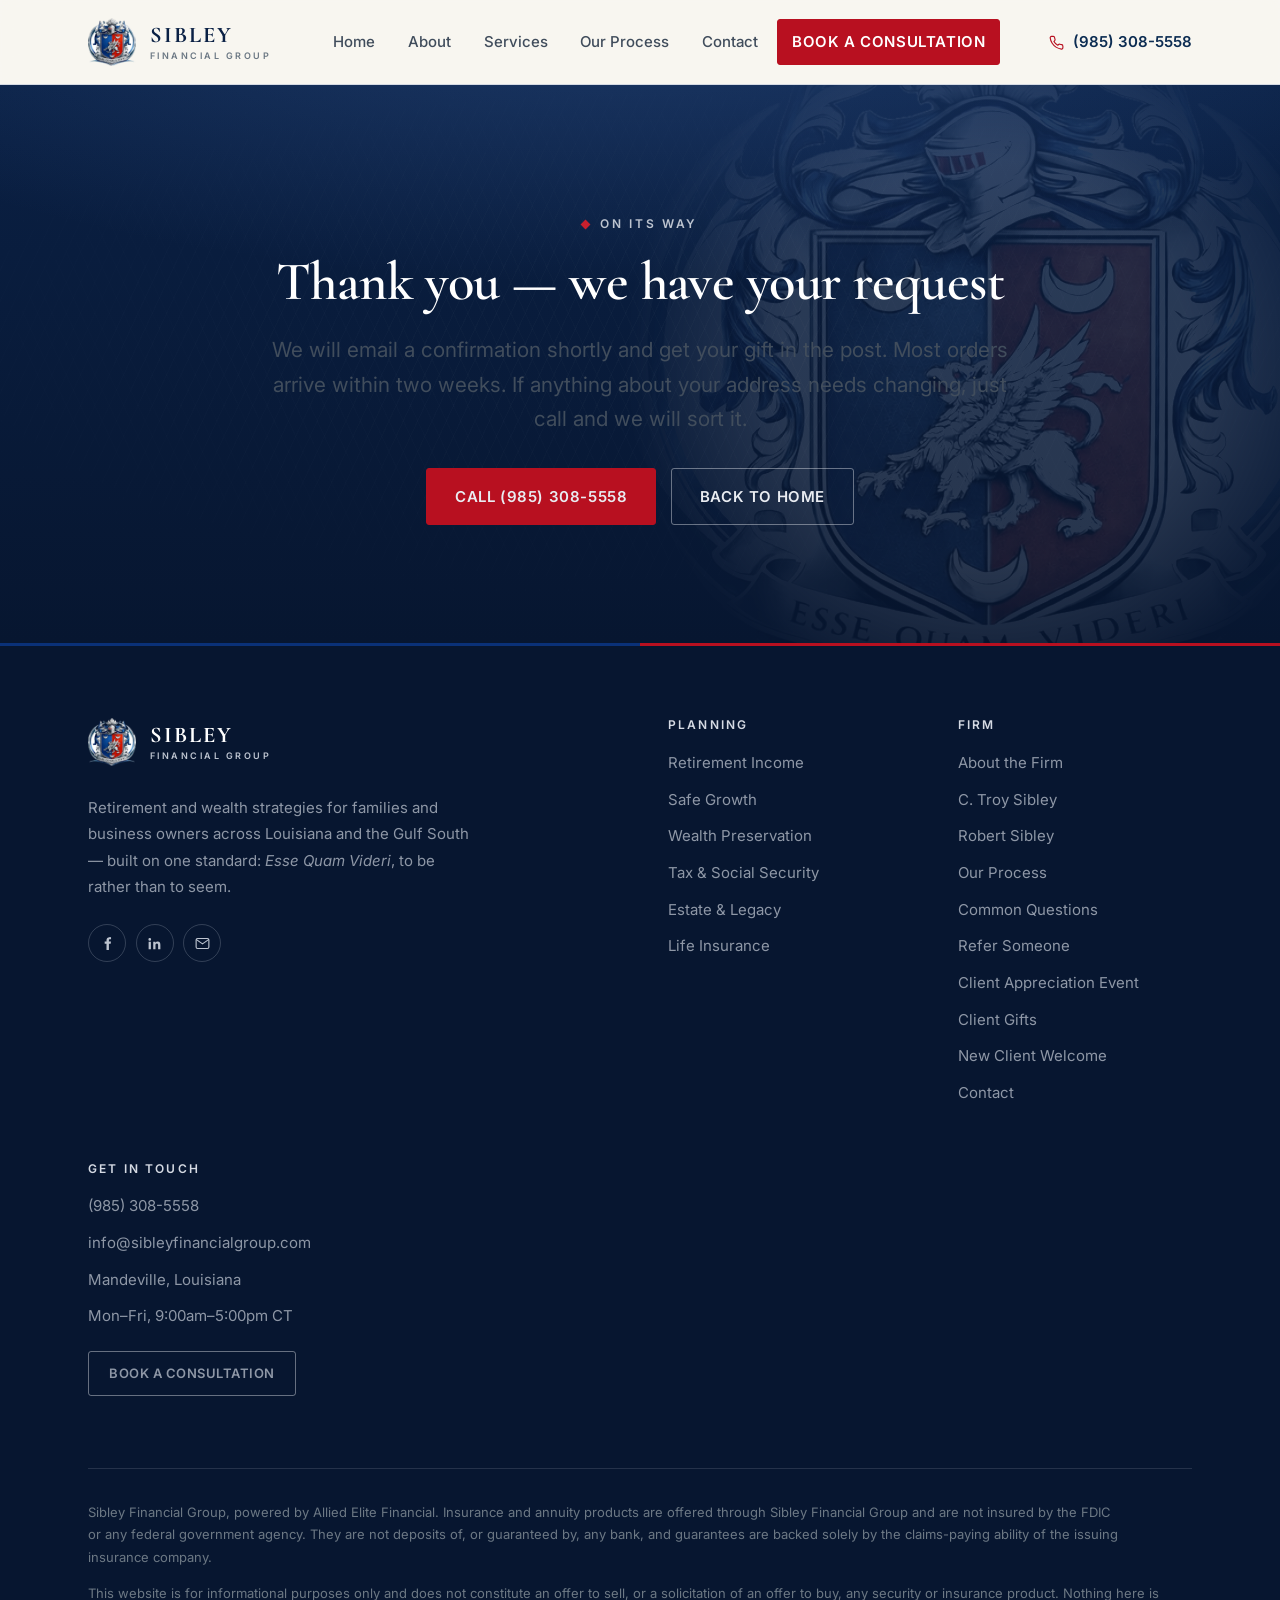
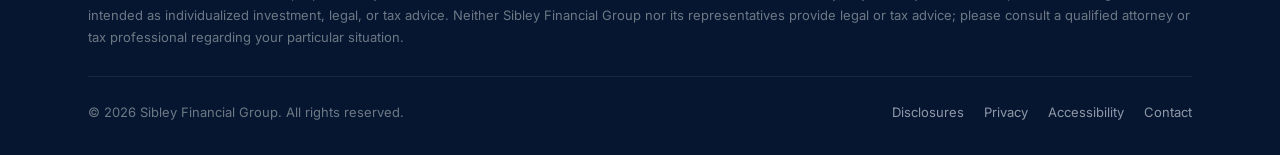
<file: thank-you-gift.html>
<!DOCTYPE html>
<html lang="en">
<head>
<meta charset="utf-8">
<meta name="viewport" content="width=device-width, initial-scale=1">
<title>Gift Request Received | Sibley Financial Group</title>
<meta name="description" content="Your client appreciation gift request has been received.">
<link rel="canonical" href="https://www.sibleyfinancialgroup.com/thank-you-gift.html">
<meta name="theme-color" content="#0A2044">
<meta name="robots" content="noindex, follow">

<meta property="og:site_name" content="Sibley Financial Group">
<meta property="og:type" content="website">
<meta property="og:title" content="Gift Request Received | Sibley Financial Group">
<meta property="og:description" content="Your client appreciation gift request has been received.">
<meta property="og:url" content="https://www.sibleyfinancialgroup.com/thank-you-gift.html">
<meta property="og:image" content="https://www.sibleyfinancialgroup.com/assets/img/og-image.jpg">
<meta property="og:image:width" content="1200">
<meta property="og:image:height" content="630">
<meta name="twitter:card" content="summary_large_image">
<meta name="twitter:title" content="Gift Request Received | Sibley Financial Group">
<meta name="twitter:description" content="Your client appreciation gift request has been received.">
<meta name="twitter:image" content="https://www.sibleyfinancialgroup.com/assets/img/og-image.jpg">

<link rel="icon" href="assets/img/favicon.ico" sizes="any">
<link rel="icon" href="assets/img/icon-32.png" type="image/png" sizes="32x32">
<link rel="apple-touch-icon" href="assets/img/icon-180.png">
<link rel="manifest" href="site.webmanifest">

<link rel="preconnect" href="https://fonts.googleapis.com">
<link rel="preconnect" href="https://fonts.gstatic.com" crossorigin>
<link rel="stylesheet" href="https://fonts.googleapis.com/css2?family=Cormorant+Garamond:wght@400;500;600;700&amp;family=Inter:wght@400;500;600;700&amp;display=swap">
<link rel="stylesheet" href="assets/css/styles.css">
</head>
<body>
<a class="skip-link" href="#main">Skip to main content</a>
<header class="site-header">
  <div class="shell site-header__inner">
    <a class="brand" href="index.html" aria-label="Sibley Financial Group — home">
      <picture><source srcset="assets/img/crest-sm.webp" type="image/webp"><img src="assets/img/crest-sm.png" alt="Sibley Financial Group crest" class="brand__mark" width="48" height="48" loading="eager" decoding="async"></picture>
      <span class="brand__text">
        <span class="brand__name">Sibley</span>
        <span class="brand__sub">Financial Group</span>
      </span>
    </a>

    <nav class="nav" id="primary-nav" aria-label="Primary">
      <a href="index.html">Home</a>
      <a href="about.html">About</a>
      <a href="services.html">Services</a>
      <a href="process.html">Our Process</a>
      <a href="contact.html">Contact</a>
      <a class="btn btn--crimson btn--sm" href="contact.html">Book a Consultation</a>
    </nav>

    <div class="header-actions">
      <a class="header-phone" href="tel:+19853085558">
        <svg viewBox="0 0 24 24" width="17" height="17" fill="none" stroke="currentColor" stroke-width="1.6" stroke-linecap="round" stroke-linejoin="round" aria-hidden="true"><path d="M21 16.9v2.6a1.8 1.8 0 0 1-2 1.8 17.8 17.8 0 0 1-7.7-2.8 17.4 17.4 0 0 1-5.4-5.4A17.8 17.8 0 0 1 3.1 5.4 1.8 1.8 0 0 1 4.9 3.4h2.6a1.8 1.8 0 0 1 1.8 1.6c.1.9.3 1.7.6 2.5a1.8 1.8 0 0 1-.4 1.9l-1.1 1.1a14.4 14.4 0 0 0 5.4 5.4l1.1-1.1a1.8 1.8 0 0 1 1.9-.4c.8.3 1.6.5 2.5.6a1.8 1.8 0 0 1 1.6 1.9Z"/></svg><span>(985) 308-5558</span>
      </a>
      <button class="nav-toggle" type="button" aria-expanded="false"
              aria-controls="primary-nav" aria-label="Open menu">
        <span class="nav-toggle__bars"></span>
      </button>
    </div>
  </div>
</header>

<main id="main">
<section class="section ground-navy" style="min-height:62vh;display:grid;place-items:center;text-align:center;overflow:hidden">
  <picture><source srcset="assets/img/crest.webp" type="image/webp"><img src="assets/img/crest.png" alt="" class="hero__watermark" loading="lazy" decoding="async" aria-hidden="true"></picture>
  <div class="shell shell--narrow">
    <p class="eyebrow eyebrow--invert">On its way</p>
    <h1 style="font-size:clamp(2.2rem,5vw,3.4rem)">Thank you &mdash; we have your request</h1>
    <p class="lede mt-2">We will email a confirmation shortly and get your gift in the post. Most orders arrive within two weeks. If anything about your address needs changing, just call and we will sort it.</p>
    <div class="btn-row btn-row--center mt-3">
      <a class="btn btn--crimson" href="tel:+19853085558">Call (985) 308-5558</a>
      <a class="btn btn--ghost-invert" href="index.html">Back to Home</a>
    </div>
  </div>
</section>
</main>

<hr class="tincture-rule">
<footer class="site-footer">
  <div class="shell site-footer__main">
    <div class="site-footer__brand">
      <a class="brand brand--invert" href="index.html" aria-label="Sibley Financial Group — home">
        <picture><source srcset="assets/img/crest-sm.webp" type="image/webp"><img src="assets/img/crest-sm.png" alt="" class="brand__mark" width="48" height="48" loading="lazy" decoding="async"></picture>
        <span class="brand__text">
          <span class="brand__name">Sibley</span>
          <span class="brand__sub">Financial Group</span>
        </span>
      </a>
      <p>Retirement and wealth strategies for families and business owners across Louisiana and the Gulf South &mdash; built on one standard: <em>Esse Quam Videri</em>, to be rather than to seem.</p>
      <div class="socials">
        <a href="https://www.facebook.com/people/Sibley-Financial-Group/100066724825448/" aria-label="Sibley Financial Group on Facebook" rel="noopener">
          <svg viewBox="0 0 24 24" width="17" height="17" fill="currentColor" aria-hidden="true"><path d="M14 9V7.2c0-.8.2-1.2 1.4-1.2H17V3.1A19 19 0 0 0 14.8 3C12.3 3 10.6 4.5 10.6 7v2H8v3.2h2.6V21H14v-8.8h2.5l.4-3.2Z"/></svg>
        </a>
        <a href="https://www.linkedin.com/in/c-troy-sibley-2655102a5/" aria-label="C. Troy Sibley on LinkedIn" rel="noopener">
          <svg viewBox="0 0 24 24" width="17" height="17" fill="currentColor" aria-hidden="true"><path d="M6.9 20H3.7V9.5h3.2V20ZM5.3 8.1A1.9 1.9 0 1 1 5.3 4.3a1.9 1.9 0 0 1 0 3.8ZM20.3 20h-3.2v-5.1c0-1.2 0-2.8-1.7-2.8s-2 1.3-2 2.7V20H10.2V9.5h3.1v1.4h.1a3.4 3.4 0 0 1 3-1.7c3.3 0 3.9 2.1 3.9 4.9V20Z"/></svg>
        </a>
        <a href="mailto:info@sibleyfinancialgroup.com" aria-label="Email Sibley Financial Group"><svg viewBox="0 0 24 24" width="17" height="17" fill="none" stroke="currentColor" stroke-width="1.6" stroke-linecap="round" stroke-linejoin="round" aria-hidden="true"><rect x="3" y="5" width="18" height="14" rx="2"/><path d="m3.5 6.5 8.5 6 8.5-6"/></svg></a>
      </div>
    </div>

    <div>
      <h4>Planning</h4>
      <ul>
        <li><a href="services.html#retirement-income">Retirement Income</a></li>
        <li><a href="services.html#safe-growth">Safe Growth</a></li>
        <li><a href="services.html#wealth-preservation">Wealth Preservation</a></li>
        <li><a href="services.html#tax-strategy">Tax &amp; Social Security</a></li>
        <li><a href="services.html#estate-legacy">Estate &amp; Legacy</a></li>
        <li><a href="services.html#life-insurance">Life Insurance</a></li>
      </ul>
    </div>

    <div>
      <h4>Firm</h4>
      <ul>
        <li><a href="about.html">About the Firm</a></li>
        <li><a href="about.html#troy-sibley">C. Troy Sibley</a></li>
        <li><a href="about.html#robert-sibley">Robert Sibley</a></li>
        <li><a href="process.html">Our Process</a></li>
        <li><a href="process.html#faq">Common Questions</a></li>
        <li><a href="referral.html">Refer Someone</a></li>
        <li><a href="event.html">Client Appreciation Event</a></li>
        <li><a href="gifts.html">Client Gifts</a></li>
        <li><a href="welcome.html">New Client Welcome</a></li>
        <li><a href="contact.html">Contact</a></li>
      </ul>
    </div>

    <div>
      <h4>Get in Touch</h4>
      <ul>
        <li><a href="tel:+19853085558">(985) 308-5558</a></li>
        <li><a href="mailto:info@sibleyfinancialgroup.com">info@sibleyfinancialgroup.com</a></li>
        <li>Mandeville, Louisiana</li>
        <li>Mon&ndash;Fri, 9:00am&ndash;5:00pm CT</li>
      </ul>
      <p style="margin-top:1.35rem"><a class="btn btn--ghost-invert btn--sm" href="contact.html">Book a Consultation</a></p>
    </div>
  </div>

  <div class="shell">
    <div class="site-footer__legal">
      <p>Sibley Financial Group, powered by Allied Elite Financial. Insurance and annuity products are offered through Sibley Financial Group and are not insured by the FDIC or any federal government agency. They are not deposits of, or guaranteed by, any bank, and guarantees are backed solely by the claims-paying ability of the issuing insurance company.</p>
      <p>This website is for informational purposes only and does not constitute an offer to sell, or a solicitation of an offer to buy, any security or insurance product. Nothing here is intended as individualized investment, legal, or tax advice. Neither Sibley Financial Group nor its representatives provide legal or tax advice; please consult a qualified attorney or tax professional regarding your particular situation.</p>
      <div class="site-footer__baseline">
        <p>&copy; <span data-year>2026</span> Sibley Financial Group. All rights reserved.</p>
        <nav aria-label="Legal">
          <a href="disclosures.html">Disclosures</a>
          <a href="disclosures.html#privacy">Privacy</a>
          <a href="disclosures.html#accessibility">Accessibility</a>
          <a href="contact.html">Contact</a>
        </nav>
      </div>
    </div>
  </div>
</footer>

<script src="assets/js/main.js" defer></script>
</body>
</html>
</file>
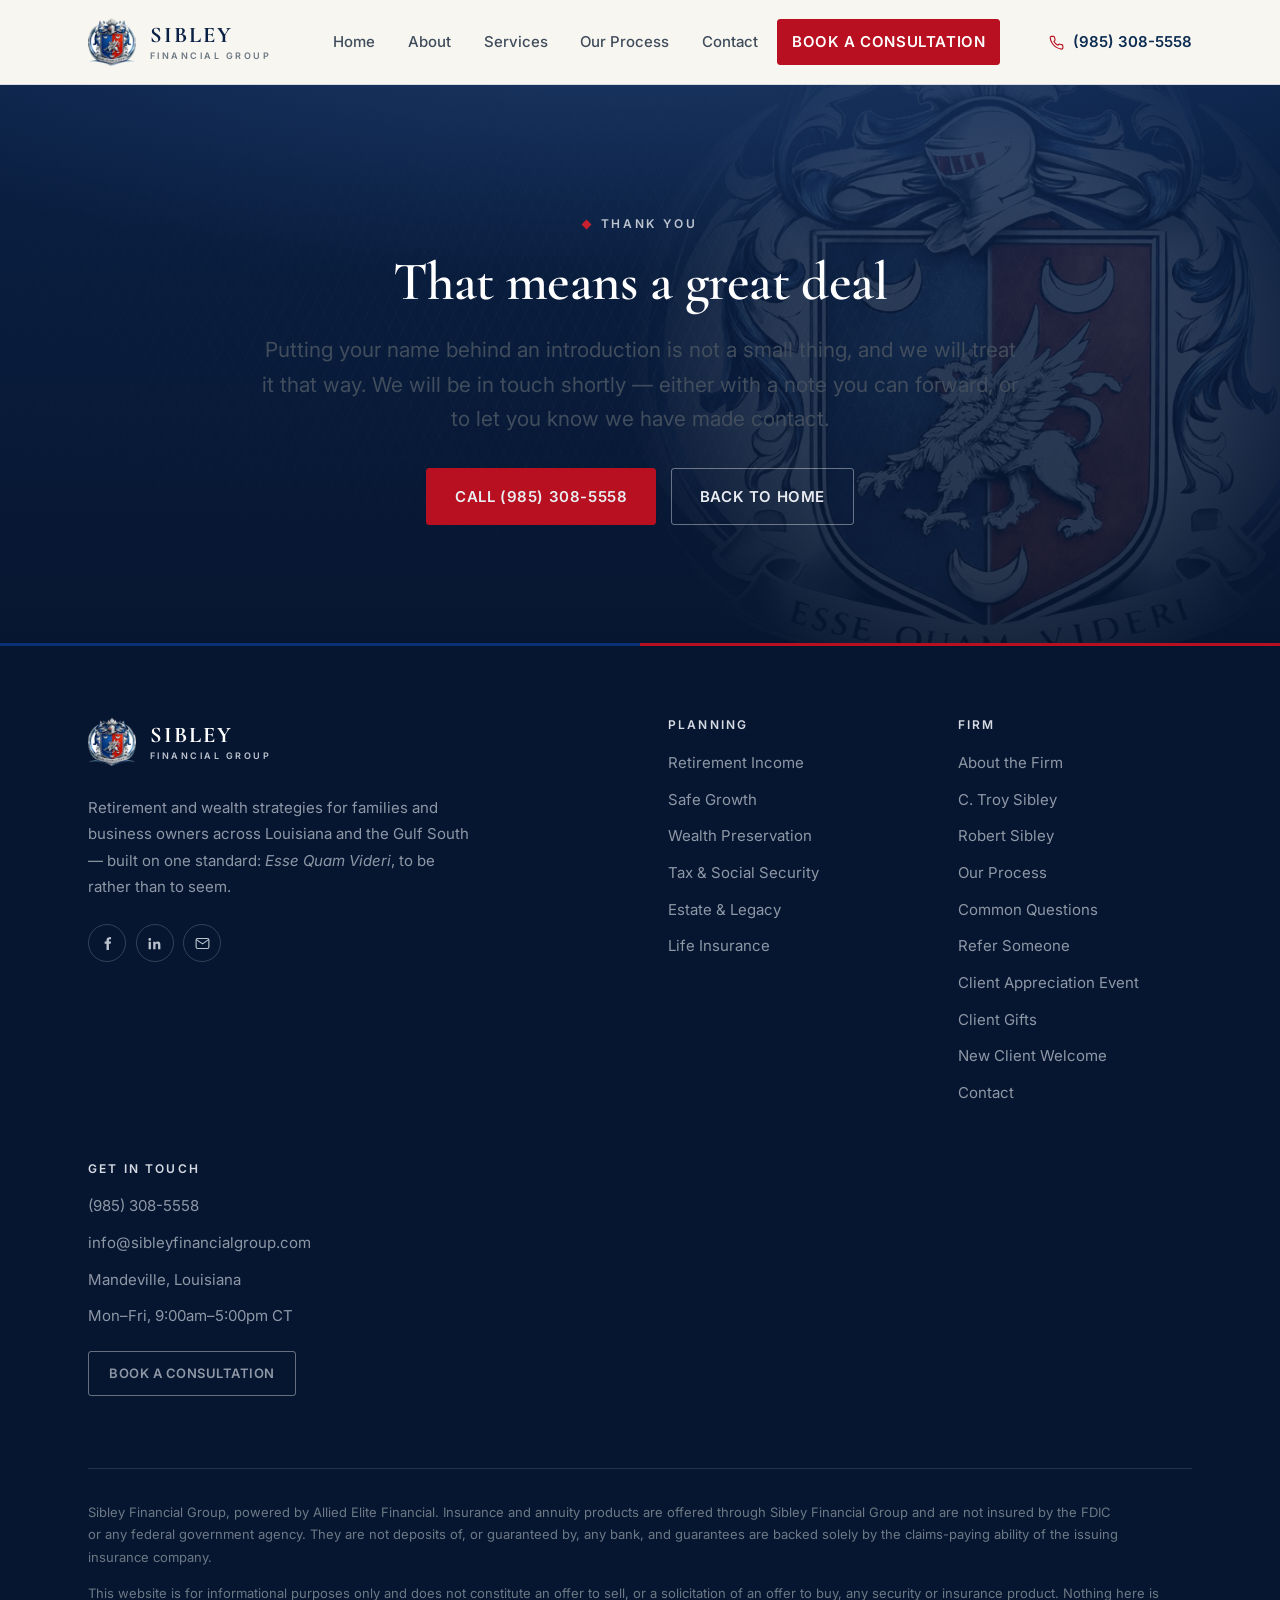
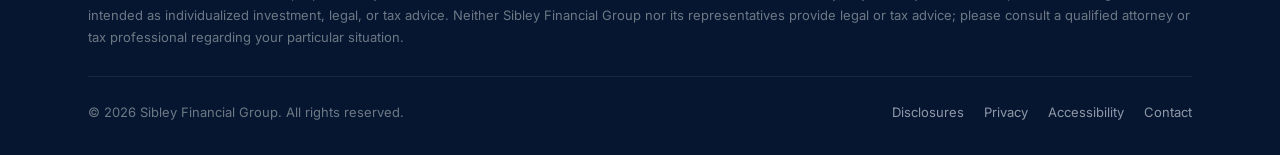
<file: thank-you-referral.html>
<!DOCTYPE html>
<html lang="en">
<head>
<meta charset="utf-8">
<meta name="viewport" content="width=device-width, initial-scale=1">
<title>Thank You | Sibley Financial Group</title>
<meta name="description" content="Your introduction has been received.">
<link rel="canonical" href="https://www.sibleyfinancialgroup.com/thank-you-referral.html">
<meta name="theme-color" content="#0A2044">
<meta name="robots" content="noindex, follow">

<meta property="og:site_name" content="Sibley Financial Group">
<meta property="og:type" content="website">
<meta property="og:title" content="Thank You | Sibley Financial Group">
<meta property="og:description" content="Your introduction has been received.">
<meta property="og:url" content="https://www.sibleyfinancialgroup.com/thank-you-referral.html">
<meta property="og:image" content="https://www.sibleyfinancialgroup.com/assets/img/og-image.jpg">
<meta property="og:image:width" content="1200">
<meta property="og:image:height" content="630">
<meta name="twitter:card" content="summary_large_image">
<meta name="twitter:title" content="Thank You | Sibley Financial Group">
<meta name="twitter:description" content="Your introduction has been received.">
<meta name="twitter:image" content="https://www.sibleyfinancialgroup.com/assets/img/og-image.jpg">

<link rel="icon" href="assets/img/favicon.ico" sizes="any">
<link rel="icon" href="assets/img/icon-32.png" type="image/png" sizes="32x32">
<link rel="apple-touch-icon" href="assets/img/icon-180.png">
<link rel="manifest" href="site.webmanifest">

<link rel="preconnect" href="https://fonts.googleapis.com">
<link rel="preconnect" href="https://fonts.gstatic.com" crossorigin>
<link rel="stylesheet" href="https://fonts.googleapis.com/css2?family=Cormorant+Garamond:wght@400;500;600;700&amp;family=Inter:wght@400;500;600;700&amp;display=swap">
<link rel="stylesheet" href="assets/css/styles.css">
</head>
<body>
<a class="skip-link" href="#main">Skip to main content</a>
<header class="site-header">
  <div class="shell site-header__inner">
    <a class="brand" href="index.html" aria-label="Sibley Financial Group — home">
      <picture><source srcset="assets/img/crest-sm.webp" type="image/webp"><img src="assets/img/crest-sm.png" alt="Sibley Financial Group crest" class="brand__mark" width="48" height="48" loading="eager" decoding="async"></picture>
      <span class="brand__text">
        <span class="brand__name">Sibley</span>
        <span class="brand__sub">Financial Group</span>
      </span>
    </a>

    <nav class="nav" id="primary-nav" aria-label="Primary">
      <a href="index.html">Home</a>
      <a href="about.html">About</a>
      <a href="services.html">Services</a>
      <a href="process.html">Our Process</a>
      <a href="contact.html">Contact</a>
      <a class="btn btn--crimson btn--sm" href="contact.html">Book a Consultation</a>
    </nav>

    <div class="header-actions">
      <a class="header-phone" href="tel:+19853085558">
        <svg viewBox="0 0 24 24" width="17" height="17" fill="none" stroke="currentColor" stroke-width="1.6" stroke-linecap="round" stroke-linejoin="round" aria-hidden="true"><path d="M21 16.9v2.6a1.8 1.8 0 0 1-2 1.8 17.8 17.8 0 0 1-7.7-2.8 17.4 17.4 0 0 1-5.4-5.4A17.8 17.8 0 0 1 3.1 5.4 1.8 1.8 0 0 1 4.9 3.4h2.6a1.8 1.8 0 0 1 1.8 1.6c.1.9.3 1.7.6 2.5a1.8 1.8 0 0 1-.4 1.9l-1.1 1.1a14.4 14.4 0 0 0 5.4 5.4l1.1-1.1a1.8 1.8 0 0 1 1.9-.4c.8.3 1.6.5 2.5.6a1.8 1.8 0 0 1 1.6 1.9Z"/></svg><span>(985) 308-5558</span>
      </a>
      <button class="nav-toggle" type="button" aria-expanded="false"
              aria-controls="primary-nav" aria-label="Open menu">
        <span class="nav-toggle__bars"></span>
      </button>
    </div>
  </div>
</header>

<main id="main">
<section class="section ground-navy" style="min-height:62vh;display:grid;place-items:center;text-align:center;overflow:hidden">
  <picture><source srcset="assets/img/crest.webp" type="image/webp"><img src="assets/img/crest.png" alt="" class="hero__watermark" loading="lazy" decoding="async" aria-hidden="true"></picture>
  <div class="shell shell--narrow">
    <p class="eyebrow eyebrow--invert">Thank you</p>
    <h1 style="font-size:clamp(2.2rem,5vw,3.4rem)">That means a great deal</h1>
    <p class="lede mt-2">Putting your name behind an introduction is not a small thing, and we will treat it that way. We will be in touch shortly &mdash; either with a note you can forward, or to let you know we have made contact.</p>
    <div class="btn-row btn-row--center mt-3">
      <a class="btn btn--crimson" href="tel:+19853085558">Call (985) 308-5558</a>
      <a class="btn btn--ghost-invert" href="index.html">Back to Home</a>
    </div>
  </div>
</section>
</main>

<hr class="tincture-rule">
<footer class="site-footer">
  <div class="shell site-footer__main">
    <div class="site-footer__brand">
      <a class="brand brand--invert" href="index.html" aria-label="Sibley Financial Group — home">
        <picture><source srcset="assets/img/crest-sm.webp" type="image/webp"><img src="assets/img/crest-sm.png" alt="" class="brand__mark" width="48" height="48" loading="lazy" decoding="async"></picture>
        <span class="brand__text">
          <span class="brand__name">Sibley</span>
          <span class="brand__sub">Financial Group</span>
        </span>
      </a>
      <p>Retirement and wealth strategies for families and business owners across Louisiana and the Gulf South &mdash; built on one standard: <em>Esse Quam Videri</em>, to be rather than to seem.</p>
      <div class="socials">
        <a href="https://www.facebook.com/people/Sibley-Financial-Group/100066724825448/" aria-label="Sibley Financial Group on Facebook" rel="noopener">
          <svg viewBox="0 0 24 24" width="17" height="17" fill="currentColor" aria-hidden="true"><path d="M14 9V7.2c0-.8.2-1.2 1.4-1.2H17V3.1A19 19 0 0 0 14.8 3C12.3 3 10.6 4.5 10.6 7v2H8v3.2h2.6V21H14v-8.8h2.5l.4-3.2Z"/></svg>
        </a>
        <a href="https://www.linkedin.com/in/c-troy-sibley-2655102a5/" aria-label="C. Troy Sibley on LinkedIn" rel="noopener">
          <svg viewBox="0 0 24 24" width="17" height="17" fill="currentColor" aria-hidden="true"><path d="M6.9 20H3.7V9.5h3.2V20ZM5.3 8.1A1.9 1.9 0 1 1 5.3 4.3a1.9 1.9 0 0 1 0 3.8ZM20.3 20h-3.2v-5.1c0-1.2 0-2.8-1.7-2.8s-2 1.3-2 2.7V20H10.2V9.5h3.1v1.4h.1a3.4 3.4 0 0 1 3-1.7c3.3 0 3.9 2.1 3.9 4.9V20Z"/></svg>
        </a>
        <a href="mailto:info@sibleyfinancialgroup.com" aria-label="Email Sibley Financial Group"><svg viewBox="0 0 24 24" width="17" height="17" fill="none" stroke="currentColor" stroke-width="1.6" stroke-linecap="round" stroke-linejoin="round" aria-hidden="true"><rect x="3" y="5" width="18" height="14" rx="2"/><path d="m3.5 6.5 8.5 6 8.5-6"/></svg></a>
      </div>
    </div>

    <div>
      <h4>Planning</h4>
      <ul>
        <li><a href="services.html#retirement-income">Retirement Income</a></li>
        <li><a href="services.html#safe-growth">Safe Growth</a></li>
        <li><a href="services.html#wealth-preservation">Wealth Preservation</a></li>
        <li><a href="services.html#tax-strategy">Tax &amp; Social Security</a></li>
        <li><a href="services.html#estate-legacy">Estate &amp; Legacy</a></li>
        <li><a href="services.html#life-insurance">Life Insurance</a></li>
      </ul>
    </div>

    <div>
      <h4>Firm</h4>
      <ul>
        <li><a href="about.html">About the Firm</a></li>
        <li><a href="about.html#troy-sibley">C. Troy Sibley</a></li>
        <li><a href="about.html#robert-sibley">Robert Sibley</a></li>
        <li><a href="process.html">Our Process</a></li>
        <li><a href="process.html#faq">Common Questions</a></li>
        <li><a href="referral.html">Refer Someone</a></li>
        <li><a href="event.html">Client Appreciation Event</a></li>
        <li><a href="gifts.html">Client Gifts</a></li>
        <li><a href="welcome.html">New Client Welcome</a></li>
        <li><a href="contact.html">Contact</a></li>
      </ul>
    </div>

    <div>
      <h4>Get in Touch</h4>
      <ul>
        <li><a href="tel:+19853085558">(985) 308-5558</a></li>
        <li><a href="mailto:info@sibleyfinancialgroup.com">info@sibleyfinancialgroup.com</a></li>
        <li>Mandeville, Louisiana</li>
        <li>Mon&ndash;Fri, 9:00am&ndash;5:00pm CT</li>
      </ul>
      <p style="margin-top:1.35rem"><a class="btn btn--ghost-invert btn--sm" href="contact.html">Book a Consultation</a></p>
    </div>
  </div>

  <div class="shell">
    <div class="site-footer__legal">
      <p>Sibley Financial Group, powered by Allied Elite Financial. Insurance and annuity products are offered through Sibley Financial Group and are not insured by the FDIC or any federal government agency. They are not deposits of, or guaranteed by, any bank, and guarantees are backed solely by the claims-paying ability of the issuing insurance company.</p>
      <p>This website is for informational purposes only and does not constitute an offer to sell, or a solicitation of an offer to buy, any security or insurance product. Nothing here is intended as individualized investment, legal, or tax advice. Neither Sibley Financial Group nor its representatives provide legal or tax advice; please consult a qualified attorney or tax professional regarding your particular situation.</p>
      <div class="site-footer__baseline">
        <p>&copy; <span data-year>2026</span> Sibley Financial Group. All rights reserved.</p>
        <nav aria-label="Legal">
          <a href="disclosures.html">Disclosures</a>
          <a href="disclosures.html#privacy">Privacy</a>
          <a href="disclosures.html#accessibility">Accessibility</a>
          <a href="contact.html">Contact</a>
        </nav>
      </div>
    </div>
  </div>
</footer>

<script src="assets/js/main.js" defer></script>
</body>
</html>
</file>
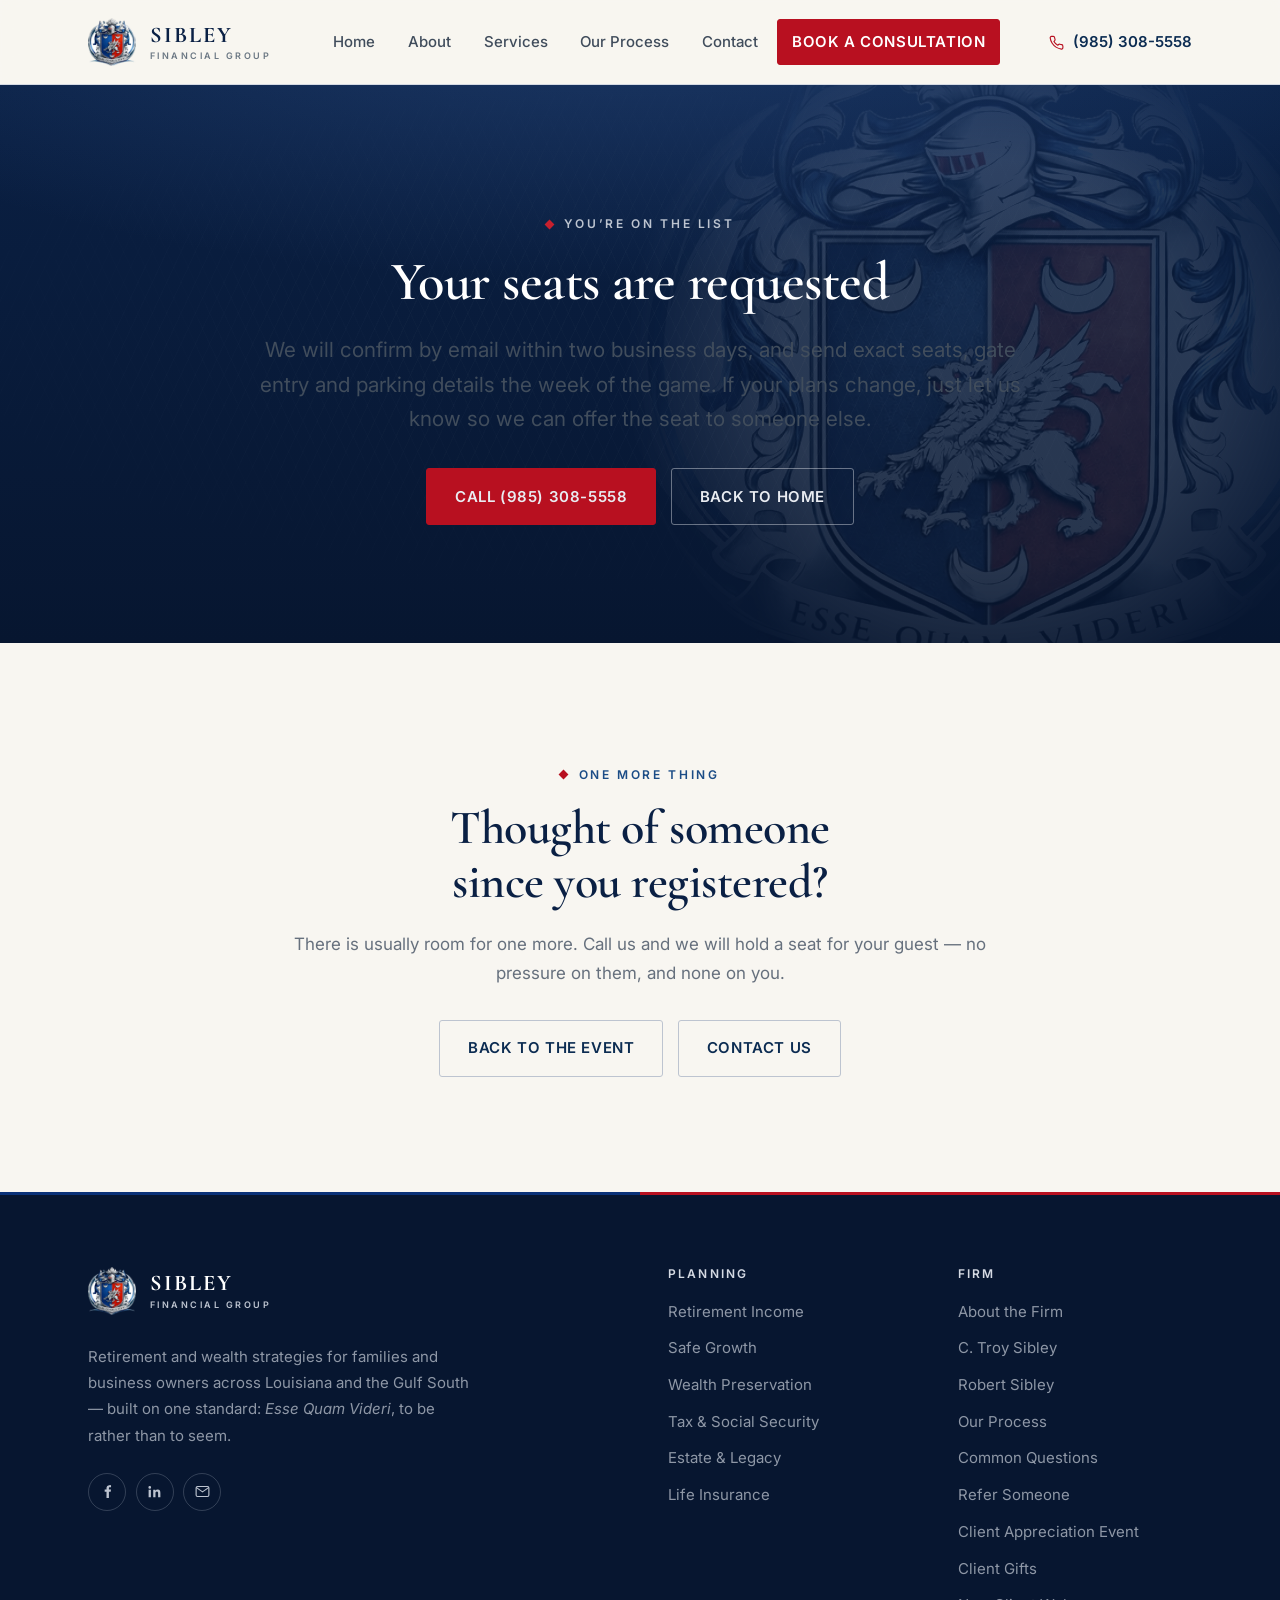
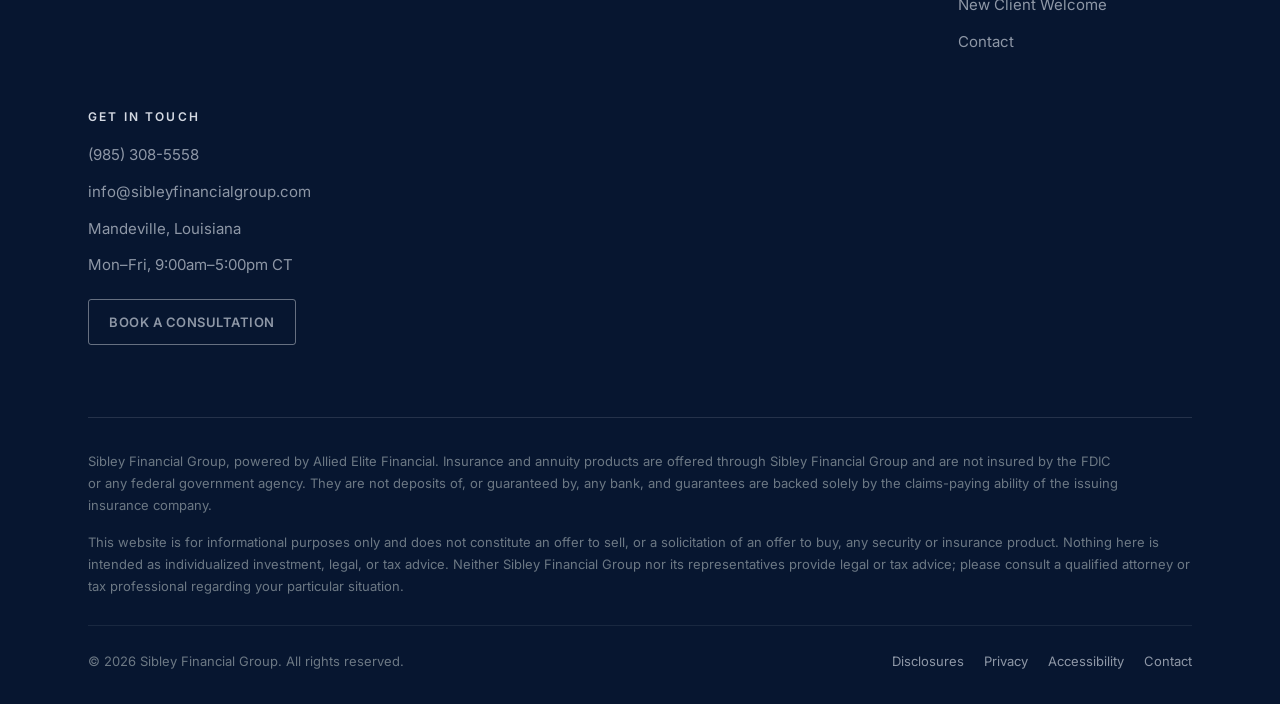
<file: thank-you-rsvp.html>
<!DOCTYPE html>
<html lang="en">
<head>
<meta charset="utf-8">
<meta name="viewport" content="width=device-width, initial-scale=1">
<title>Registration Received | Sibley Financial Group</title>
<meta name="description" content="Your client appreciation event registration has been received.">
<link rel="canonical" href="https://www.sibleyfinancialgroup.com/thank-you-rsvp.html">
<meta name="theme-color" content="#0A2044">
<meta name="robots" content="noindex, follow">

<meta property="og:site_name" content="Sibley Financial Group">
<meta property="og:type" content="website">
<meta property="og:title" content="Registration Received | Sibley Financial Group">
<meta property="og:description" content="Your client appreciation event registration has been received.">
<meta property="og:url" content="https://www.sibleyfinancialgroup.com/thank-you-rsvp.html">
<meta property="og:image" content="https://www.sibleyfinancialgroup.com/assets/img/og-image.jpg">
<meta property="og:image:width" content="1200">
<meta property="og:image:height" content="630">
<meta name="twitter:card" content="summary_large_image">
<meta name="twitter:title" content="Registration Received | Sibley Financial Group">
<meta name="twitter:description" content="Your client appreciation event registration has been received.">
<meta name="twitter:image" content="https://www.sibleyfinancialgroup.com/assets/img/og-image.jpg">

<link rel="icon" href="assets/img/favicon.ico" sizes="any">
<link rel="icon" href="assets/img/icon-32.png" type="image/png" sizes="32x32">
<link rel="apple-touch-icon" href="assets/img/icon-180.png">
<link rel="manifest" href="site.webmanifest">

<link rel="preconnect" href="https://fonts.googleapis.com">
<link rel="preconnect" href="https://fonts.gstatic.com" crossorigin>
<link rel="stylesheet" href="https://fonts.googleapis.com/css2?family=Cormorant+Garamond:wght@400;500;600;700&amp;family=Inter:wght@400;500;600;700&amp;display=swap">
<link rel="stylesheet" href="assets/css/styles.css">
</head>
<body>
<a class="skip-link" href="#main">Skip to main content</a>
<header class="site-header">
  <div class="shell site-header__inner">
    <a class="brand" href="index.html" aria-label="Sibley Financial Group — home">
      <picture><source srcset="assets/img/crest-sm.webp" type="image/webp"><img src="assets/img/crest-sm.png" alt="Sibley Financial Group crest" class="brand__mark" width="48" height="48" loading="eager" decoding="async"></picture>
      <span class="brand__text">
        <span class="brand__name">Sibley</span>
        <span class="brand__sub">Financial Group</span>
      </span>
    </a>

    <nav class="nav" id="primary-nav" aria-label="Primary">
      <a href="index.html">Home</a>
      <a href="about.html">About</a>
      <a href="services.html">Services</a>
      <a href="process.html">Our Process</a>
      <a href="contact.html">Contact</a>
      <a class="btn btn--crimson btn--sm" href="contact.html">Book a Consultation</a>
    </nav>

    <div class="header-actions">
      <a class="header-phone" href="tel:+19853085558">
        <svg viewBox="0 0 24 24" width="17" height="17" fill="none" stroke="currentColor" stroke-width="1.6" stroke-linecap="round" stroke-linejoin="round" aria-hidden="true"><path d="M21 16.9v2.6a1.8 1.8 0 0 1-2 1.8 17.8 17.8 0 0 1-7.7-2.8 17.4 17.4 0 0 1-5.4-5.4A17.8 17.8 0 0 1 3.1 5.4 1.8 1.8 0 0 1 4.9 3.4h2.6a1.8 1.8 0 0 1 1.8 1.6c.1.9.3 1.7.6 2.5a1.8 1.8 0 0 1-.4 1.9l-1.1 1.1a14.4 14.4 0 0 0 5.4 5.4l1.1-1.1a1.8 1.8 0 0 1 1.9-.4c.8.3 1.6.5 2.5.6a1.8 1.8 0 0 1 1.6 1.9Z"/></svg><span>(985) 308-5558</span>
      </a>
      <button class="nav-toggle" type="button" aria-expanded="false"
              aria-controls="primary-nav" aria-label="Open menu">
        <span class="nav-toggle__bars"></span>
      </button>
    </div>
  </div>
</header>

<main id="main">
<section class="section ground-navy" style="min-height:62vh;display:grid;place-items:center;text-align:center;overflow:hidden">
  <picture><source srcset="assets/img/crest.webp" type="image/webp"><img src="assets/img/crest.png" alt="" class="hero__watermark" loading="lazy" decoding="async" aria-hidden="true"></picture>
  <div class="shell shell--narrow">
    <p class="eyebrow eyebrow--invert">You&rsquo;re on the list</p>
    <h1 style="font-size:clamp(2.2rem,5vw,3.4rem)">Your seats are requested</h1>
    <p class="lede mt-2">We will confirm by email within two business days, and send exact seats, gate entry and parking details the week of the game. If your plans change, just let us know so we can offer the seat to someone else.</p>
    <div class="btn-row btn-row--center mt-3">
      <a class="btn btn--crimson" href="tel:+19853085558">Call (985) 308-5558</a>
      <a class="btn btn--ghost-invert" href="index.html">Back to Home</a>
    </div>
  </div>
</section>

<section class="section section--ivory">
  <div class="shell shell--narrow text-center">
    <p class="eyebrow" style="justify-content:center">One more thing</p>
    <h2>Thought of someone since you registered?</h2>
    <p class="mt-2 muted">There is usually room for one more. Call us and we will hold a seat for your guest &mdash; no pressure on them, and none on you.</p>
    <div class="btn-row btn-row--center mt-3">
      <a class="btn btn--ghost" href="event.html#rsvp">Back to the Event</a>
      <a class="btn btn--ghost" href="contact.html">Contact Us</a>
    </div>
  </div>
</section>
</main>

<hr class="tincture-rule">
<footer class="site-footer">
  <div class="shell site-footer__main">
    <div class="site-footer__brand">
      <a class="brand brand--invert" href="index.html" aria-label="Sibley Financial Group — home">
        <picture><source srcset="assets/img/crest-sm.webp" type="image/webp"><img src="assets/img/crest-sm.png" alt="" class="brand__mark" width="48" height="48" loading="lazy" decoding="async"></picture>
        <span class="brand__text">
          <span class="brand__name">Sibley</span>
          <span class="brand__sub">Financial Group</span>
        </span>
      </a>
      <p>Retirement and wealth strategies for families and business owners across Louisiana and the Gulf South &mdash; built on one standard: <em>Esse Quam Videri</em>, to be rather than to seem.</p>
      <div class="socials">
        <a href="https://www.facebook.com/people/Sibley-Financial-Group/100066724825448/" aria-label="Sibley Financial Group on Facebook" rel="noopener">
          <svg viewBox="0 0 24 24" width="17" height="17" fill="currentColor" aria-hidden="true"><path d="M14 9V7.2c0-.8.2-1.2 1.4-1.2H17V3.1A19 19 0 0 0 14.8 3C12.3 3 10.6 4.5 10.6 7v2H8v3.2h2.6V21H14v-8.8h2.5l.4-3.2Z"/></svg>
        </a>
        <a href="https://www.linkedin.com/in/c-troy-sibley-2655102a5/" aria-label="C. Troy Sibley on LinkedIn" rel="noopener">
          <svg viewBox="0 0 24 24" width="17" height="17" fill="currentColor" aria-hidden="true"><path d="M6.9 20H3.7V9.5h3.2V20ZM5.3 8.1A1.9 1.9 0 1 1 5.3 4.3a1.9 1.9 0 0 1 0 3.8ZM20.3 20h-3.2v-5.1c0-1.2 0-2.8-1.7-2.8s-2 1.3-2 2.7V20H10.2V9.5h3.1v1.4h.1a3.4 3.4 0 0 1 3-1.7c3.3 0 3.9 2.1 3.9 4.9V20Z"/></svg>
        </a>
        <a href="mailto:info@sibleyfinancialgroup.com" aria-label="Email Sibley Financial Group"><svg viewBox="0 0 24 24" width="17" height="17" fill="none" stroke="currentColor" stroke-width="1.6" stroke-linecap="round" stroke-linejoin="round" aria-hidden="true"><rect x="3" y="5" width="18" height="14" rx="2"/><path d="m3.5 6.5 8.5 6 8.5-6"/></svg></a>
      </div>
    </div>

    <div>
      <h4>Planning</h4>
      <ul>
        <li><a href="services.html#retirement-income">Retirement Income</a></li>
        <li><a href="services.html#safe-growth">Safe Growth</a></li>
        <li><a href="services.html#wealth-preservation">Wealth Preservation</a></li>
        <li><a href="services.html#tax-strategy">Tax &amp; Social Security</a></li>
        <li><a href="services.html#estate-legacy">Estate &amp; Legacy</a></li>
        <li><a href="services.html#life-insurance">Life Insurance</a></li>
      </ul>
    </div>

    <div>
      <h4>Firm</h4>
      <ul>
        <li><a href="about.html">About the Firm</a></li>
        <li><a href="about.html#troy-sibley">C. Troy Sibley</a></li>
        <li><a href="about.html#robert-sibley">Robert Sibley</a></li>
        <li><a href="process.html">Our Process</a></li>
        <li><a href="process.html#faq">Common Questions</a></li>
        <li><a href="referral.html">Refer Someone</a></li>
        <li><a href="event.html">Client Appreciation Event</a></li>
        <li><a href="gifts.html">Client Gifts</a></li>
        <li><a href="welcome.html">New Client Welcome</a></li>
        <li><a href="contact.html">Contact</a></li>
      </ul>
    </div>

    <div>
      <h4>Get in Touch</h4>
      <ul>
        <li><a href="tel:+19853085558">(985) 308-5558</a></li>
        <li><a href="mailto:info@sibleyfinancialgroup.com">info@sibleyfinancialgroup.com</a></li>
        <li>Mandeville, Louisiana</li>
        <li>Mon&ndash;Fri, 9:00am&ndash;5:00pm CT</li>
      </ul>
      <p style="margin-top:1.35rem"><a class="btn btn--ghost-invert btn--sm" href="contact.html">Book a Consultation</a></p>
    </div>
  </div>

  <div class="shell">
    <div class="site-footer__legal">
      <p>Sibley Financial Group, powered by Allied Elite Financial. Insurance and annuity products are offered through Sibley Financial Group and are not insured by the FDIC or any federal government agency. They are not deposits of, or guaranteed by, any bank, and guarantees are backed solely by the claims-paying ability of the issuing insurance company.</p>
      <p>This website is for informational purposes only and does not constitute an offer to sell, or a solicitation of an offer to buy, any security or insurance product. Nothing here is intended as individualized investment, legal, or tax advice. Neither Sibley Financial Group nor its representatives provide legal or tax advice; please consult a qualified attorney or tax professional regarding your particular situation.</p>
      <div class="site-footer__baseline">
        <p>&copy; <span data-year>2026</span> Sibley Financial Group. All rights reserved.</p>
        <nav aria-label="Legal">
          <a href="disclosures.html">Disclosures</a>
          <a href="disclosures.html#privacy">Privacy</a>
          <a href="disclosures.html#accessibility">Accessibility</a>
          <a href="contact.html">Contact</a>
        </nav>
      </div>
    </div>
  </div>
</footer>

<script src="assets/js/main.js" defer></script>
</body>
</html>
</file>
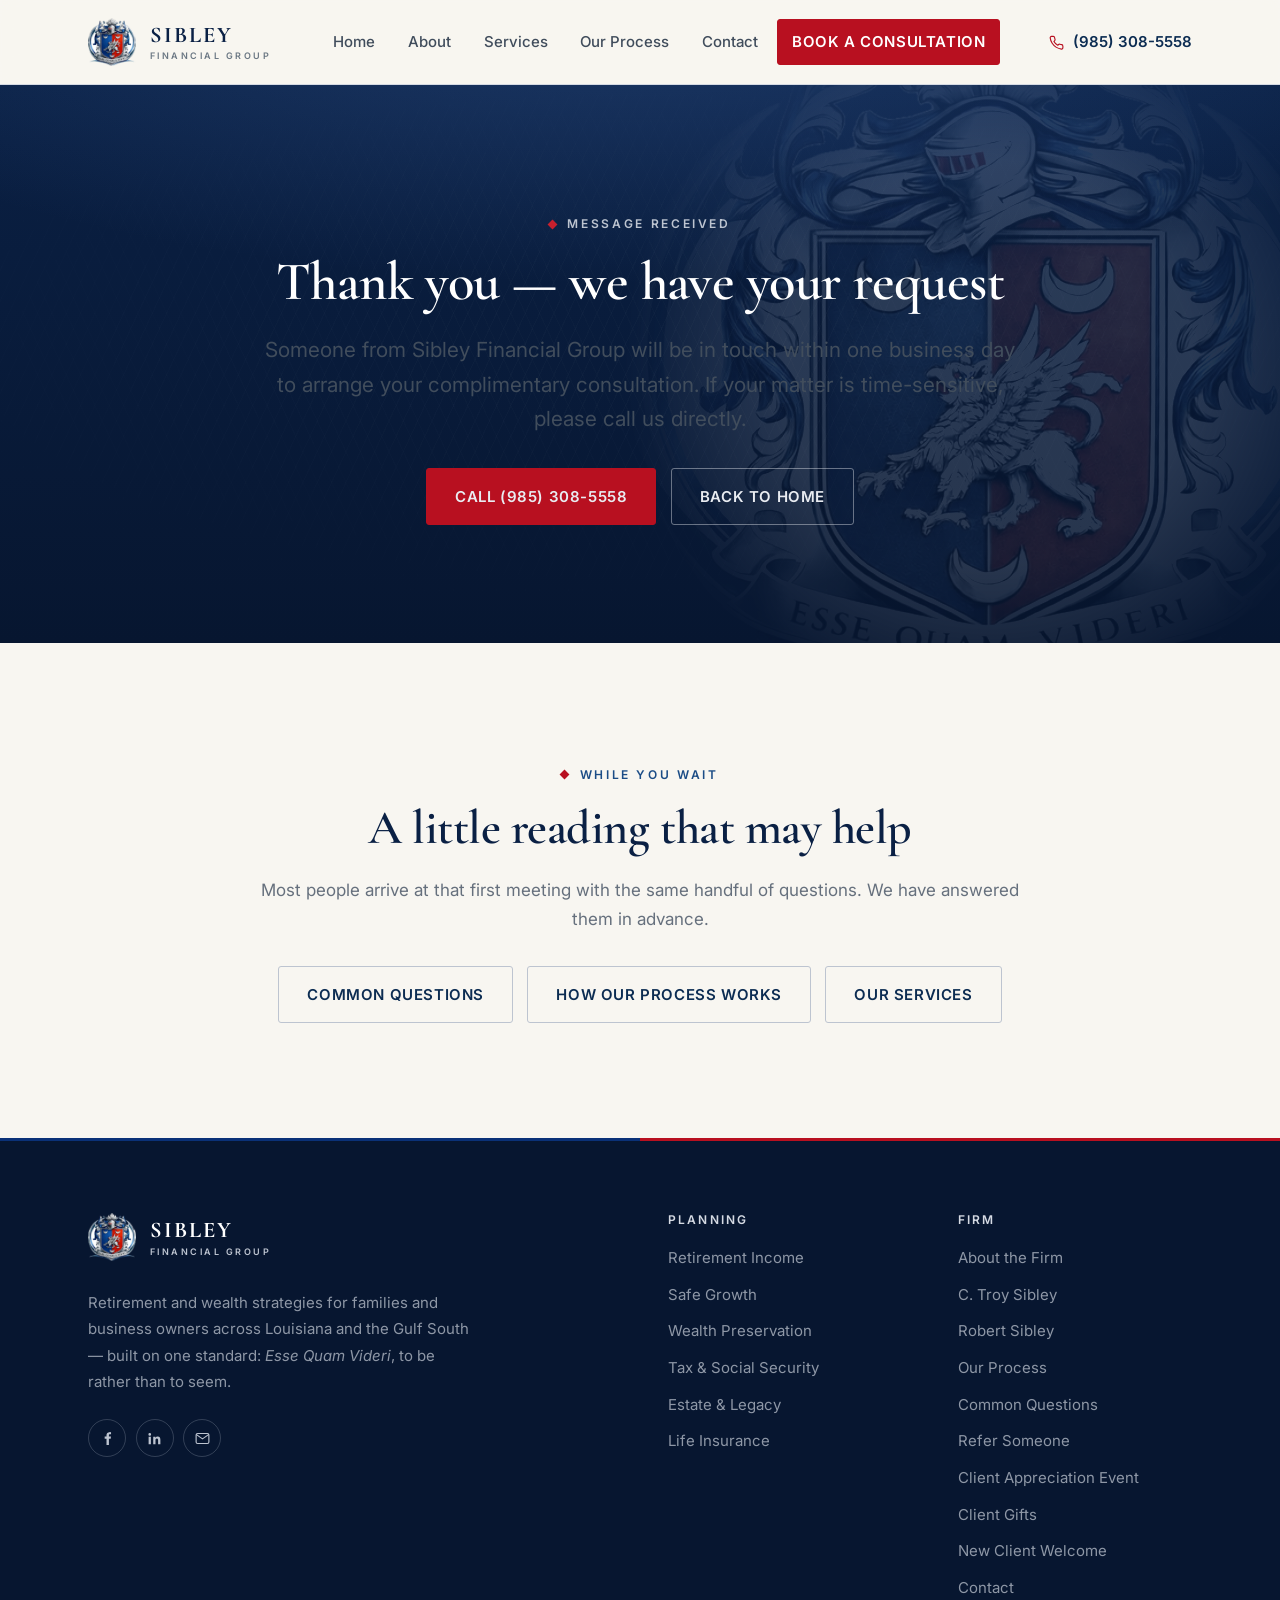
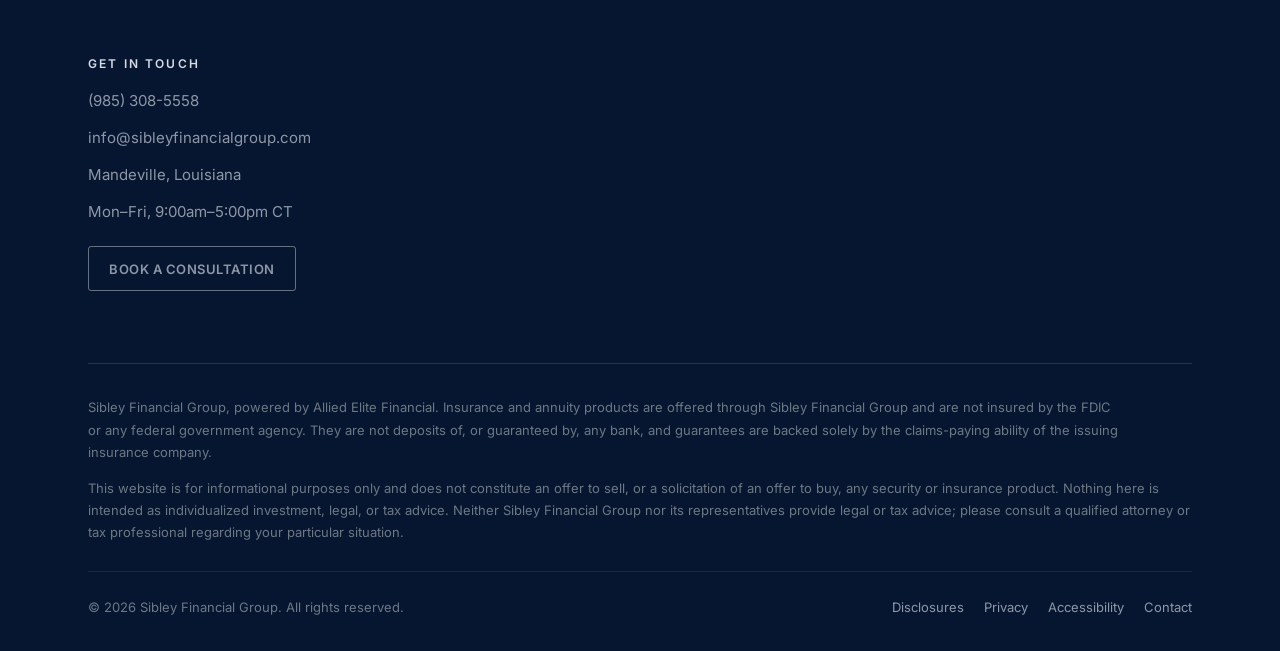
<file: thank-you.html>
<!DOCTYPE html>
<html lang="en">
<head>
<meta charset="utf-8">
<meta name="viewport" content="width=device-width, initial-scale=1">
<title>Thank You | Sibley Financial Group</title>
<meta name="description" content="Your request has been received. Sibley Financial Group will be in touch within one business day.">
<link rel="canonical" href="https://www.sibleyfinancialgroup.com/thank-you.html">
<meta name="theme-color" content="#0A2044">
<meta name="robots" content="noindex, follow">

<meta property="og:site_name" content="Sibley Financial Group">
<meta property="og:type" content="website">
<meta property="og:title" content="Thank You | Sibley Financial Group">
<meta property="og:description" content="Your request has been received. Sibley Financial Group will be in touch within one business day.">
<meta property="og:url" content="https://www.sibleyfinancialgroup.com/thank-you.html">
<meta property="og:image" content="https://www.sibleyfinancialgroup.com/assets/img/og-image.jpg">
<meta property="og:image:width" content="1200">
<meta property="og:image:height" content="630">
<meta name="twitter:card" content="summary_large_image">
<meta name="twitter:title" content="Thank You | Sibley Financial Group">
<meta name="twitter:description" content="Your request has been received. Sibley Financial Group will be in touch within one business day.">
<meta name="twitter:image" content="https://www.sibleyfinancialgroup.com/assets/img/og-image.jpg">

<link rel="icon" href="assets/img/favicon.ico" sizes="any">
<link rel="icon" href="assets/img/icon-32.png" type="image/png" sizes="32x32">
<link rel="apple-touch-icon" href="assets/img/icon-180.png">
<link rel="manifest" href="site.webmanifest">

<link rel="preconnect" href="https://fonts.googleapis.com">
<link rel="preconnect" href="https://fonts.gstatic.com" crossorigin>
<link rel="stylesheet" href="https://fonts.googleapis.com/css2?family=Cormorant+Garamond:wght@400;500;600;700&amp;family=Inter:wght@400;500;600;700&amp;display=swap">
<link rel="stylesheet" href="assets/css/styles.css">
</head>
<body>
<a class="skip-link" href="#main">Skip to main content</a>
<header class="site-header">
  <div class="shell site-header__inner">
    <a class="brand" href="index.html" aria-label="Sibley Financial Group — home">
      <picture><source srcset="assets/img/crest-sm.webp" type="image/webp"><img src="assets/img/crest-sm.png" alt="Sibley Financial Group crest" class="brand__mark" width="48" height="48" loading="eager" decoding="async"></picture>
      <span class="brand__text">
        <span class="brand__name">Sibley</span>
        <span class="brand__sub">Financial Group</span>
      </span>
    </a>

    <nav class="nav" id="primary-nav" aria-label="Primary">
      <a href="index.html">Home</a>
      <a href="about.html">About</a>
      <a href="services.html">Services</a>
      <a href="process.html">Our Process</a>
      <a href="contact.html">Contact</a>
      <a class="btn btn--crimson btn--sm" href="contact.html">Book a Consultation</a>
    </nav>

    <div class="header-actions">
      <a class="header-phone" href="tel:+19853085558">
        <svg viewBox="0 0 24 24" width="17" height="17" fill="none" stroke="currentColor" stroke-width="1.6" stroke-linecap="round" stroke-linejoin="round" aria-hidden="true"><path d="M21 16.9v2.6a1.8 1.8 0 0 1-2 1.8 17.8 17.8 0 0 1-7.7-2.8 17.4 17.4 0 0 1-5.4-5.4A17.8 17.8 0 0 1 3.1 5.4 1.8 1.8 0 0 1 4.9 3.4h2.6a1.8 1.8 0 0 1 1.8 1.6c.1.9.3 1.7.6 2.5a1.8 1.8 0 0 1-.4 1.9l-1.1 1.1a14.4 14.4 0 0 0 5.4 5.4l1.1-1.1a1.8 1.8 0 0 1 1.9-.4c.8.3 1.6.5 2.5.6a1.8 1.8 0 0 1 1.6 1.9Z"/></svg><span>(985) 308-5558</span>
      </a>
      <button class="nav-toggle" type="button" aria-expanded="false"
              aria-controls="primary-nav" aria-label="Open menu">
        <span class="nav-toggle__bars"></span>
      </button>
    </div>
  </div>
</header>

<main id="main">
<section class="section ground-navy" style="min-height:62vh;display:grid;place-items:center;text-align:center;overflow:hidden">
  <picture><source srcset="assets/img/crest.webp" type="image/webp"><img src="assets/img/crest.png" alt="" class="hero__watermark" loading="lazy" decoding="async" aria-hidden="true"></picture>
  <div class="shell shell--narrow">
    <p class="eyebrow eyebrow--invert">Message received</p>
    <h1 style="font-size:clamp(2.2rem,5vw,3.4rem)">Thank you &mdash; we have your request</h1>
    <p class="lede mt-2">Someone from Sibley Financial Group will be in touch within one business day to arrange your complimentary consultation. If your matter is time-sensitive, please call us directly.</p>
    <div class="btn-row btn-row--center mt-3">
      <a class="btn btn--crimson" href="tel:+19853085558">Call (985) 308-5558</a>
      <a class="btn btn--ghost-invert" href="index.html">Back to Home</a>
    </div>
  </div>
</section>

<section class="section section--ivory">
  <div class="shell shell--narrow text-center">
    <p class="eyebrow" style="justify-content:center">While you wait</p>
    <h2>A little reading that may help</h2>
    <p class="mt-2 muted">Most people arrive at that first meeting with the same handful of questions. We have answered them in advance.</p>
    <div class="btn-row btn-row--center mt-3">
      <a class="btn btn--ghost" href="process.html#faq">Common Questions</a>
      <a class="btn btn--ghost" href="process.html">How Our Process Works</a>
      <a class="btn btn--ghost" href="services.html">Our Services</a>
    </div>
  </div>
</section>
</main>

<hr class="tincture-rule">
<footer class="site-footer">
  <div class="shell site-footer__main">
    <div class="site-footer__brand">
      <a class="brand brand--invert" href="index.html" aria-label="Sibley Financial Group — home">
        <picture><source srcset="assets/img/crest-sm.webp" type="image/webp"><img src="assets/img/crest-sm.png" alt="" class="brand__mark" width="48" height="48" loading="lazy" decoding="async"></picture>
        <span class="brand__text">
          <span class="brand__name">Sibley</span>
          <span class="brand__sub">Financial Group</span>
        </span>
      </a>
      <p>Retirement and wealth strategies for families and business owners across Louisiana and the Gulf South &mdash; built on one standard: <em>Esse Quam Videri</em>, to be rather than to seem.</p>
      <div class="socials">
        <a href="https://www.facebook.com/people/Sibley-Financial-Group/100066724825448/" aria-label="Sibley Financial Group on Facebook" rel="noopener">
          <svg viewBox="0 0 24 24" width="17" height="17" fill="currentColor" aria-hidden="true"><path d="M14 9V7.2c0-.8.2-1.2 1.4-1.2H17V3.1A19 19 0 0 0 14.8 3C12.3 3 10.6 4.5 10.6 7v2H8v3.2h2.6V21H14v-8.8h2.5l.4-3.2Z"/></svg>
        </a>
        <a href="https://www.linkedin.com/in/c-troy-sibley-2655102a5/" aria-label="C. Troy Sibley on LinkedIn" rel="noopener">
          <svg viewBox="0 0 24 24" width="17" height="17" fill="currentColor" aria-hidden="true"><path d="M6.9 20H3.7V9.5h3.2V20ZM5.3 8.1A1.9 1.9 0 1 1 5.3 4.3a1.9 1.9 0 0 1 0 3.8ZM20.3 20h-3.2v-5.1c0-1.2 0-2.8-1.7-2.8s-2 1.3-2 2.7V20H10.2V9.5h3.1v1.4h.1a3.4 3.4 0 0 1 3-1.7c3.3 0 3.9 2.1 3.9 4.9V20Z"/></svg>
        </a>
        <a href="mailto:info@sibleyfinancialgroup.com" aria-label="Email Sibley Financial Group"><svg viewBox="0 0 24 24" width="17" height="17" fill="none" stroke="currentColor" stroke-width="1.6" stroke-linecap="round" stroke-linejoin="round" aria-hidden="true"><rect x="3" y="5" width="18" height="14" rx="2"/><path d="m3.5 6.5 8.5 6 8.5-6"/></svg></a>
      </div>
    </div>

    <div>
      <h4>Planning</h4>
      <ul>
        <li><a href="services.html#retirement-income">Retirement Income</a></li>
        <li><a href="services.html#safe-growth">Safe Growth</a></li>
        <li><a href="services.html#wealth-preservation">Wealth Preservation</a></li>
        <li><a href="services.html#tax-strategy">Tax &amp; Social Security</a></li>
        <li><a href="services.html#estate-legacy">Estate &amp; Legacy</a></li>
        <li><a href="services.html#life-insurance">Life Insurance</a></li>
      </ul>
    </div>

    <div>
      <h4>Firm</h4>
      <ul>
        <li><a href="about.html">About the Firm</a></li>
        <li><a href="about.html#troy-sibley">C. Troy Sibley</a></li>
        <li><a href="about.html#robert-sibley">Robert Sibley</a></li>
        <li><a href="process.html">Our Process</a></li>
        <li><a href="process.html#faq">Common Questions</a></li>
        <li><a href="referral.html">Refer Someone</a></li>
        <li><a href="event.html">Client Appreciation Event</a></li>
        <li><a href="gifts.html">Client Gifts</a></li>
        <li><a href="welcome.html">New Client Welcome</a></li>
        <li><a href="contact.html">Contact</a></li>
      </ul>
    </div>

    <div>
      <h4>Get in Touch</h4>
      <ul>
        <li><a href="tel:+19853085558">(985) 308-5558</a></li>
        <li><a href="mailto:info@sibleyfinancialgroup.com">info@sibleyfinancialgroup.com</a></li>
        <li>Mandeville, Louisiana</li>
        <li>Mon&ndash;Fri, 9:00am&ndash;5:00pm CT</li>
      </ul>
      <p style="margin-top:1.35rem"><a class="btn btn--ghost-invert btn--sm" href="contact.html">Book a Consultation</a></p>
    </div>
  </div>

  <div class="shell">
    <div class="site-footer__legal">
      <p>Sibley Financial Group, powered by Allied Elite Financial. Insurance and annuity products are offered through Sibley Financial Group and are not insured by the FDIC or any federal government agency. They are not deposits of, or guaranteed by, any bank, and guarantees are backed solely by the claims-paying ability of the issuing insurance company.</p>
      <p>This website is for informational purposes only and does not constitute an offer to sell, or a solicitation of an offer to buy, any security or insurance product. Nothing here is intended as individualized investment, legal, or tax advice. Neither Sibley Financial Group nor its representatives provide legal or tax advice; please consult a qualified attorney or tax professional regarding your particular situation.</p>
      <div class="site-footer__baseline">
        <p>&copy; <span data-year>2026</span> Sibley Financial Group. All rights reserved.</p>
        <nav aria-label="Legal">
          <a href="disclosures.html">Disclosures</a>
          <a href="disclosures.html#privacy">Privacy</a>
          <a href="disclosures.html#accessibility">Accessibility</a>
          <a href="contact.html">Contact</a>
        </nav>
      </div>
    </div>
  </div>
</footer>

<script src="assets/js/main.js" defer></script>
</body>
</html>
</file>
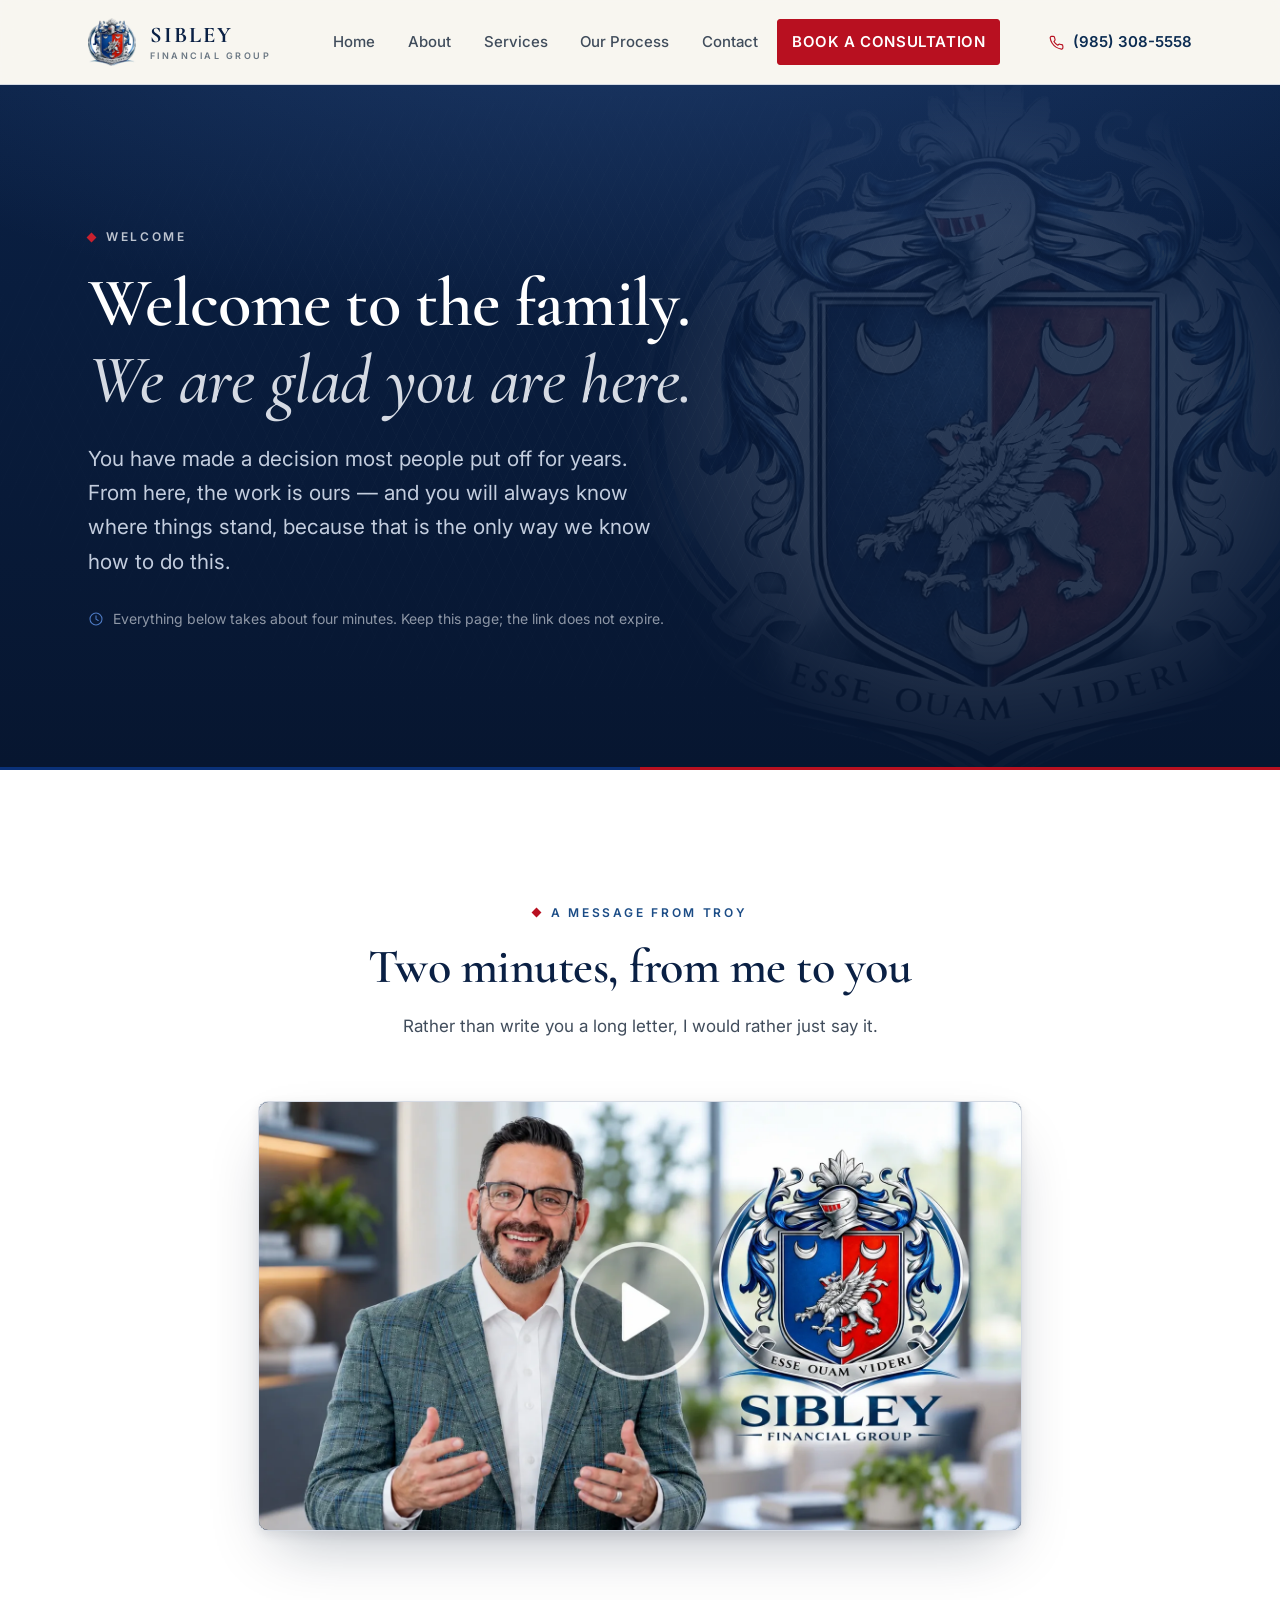
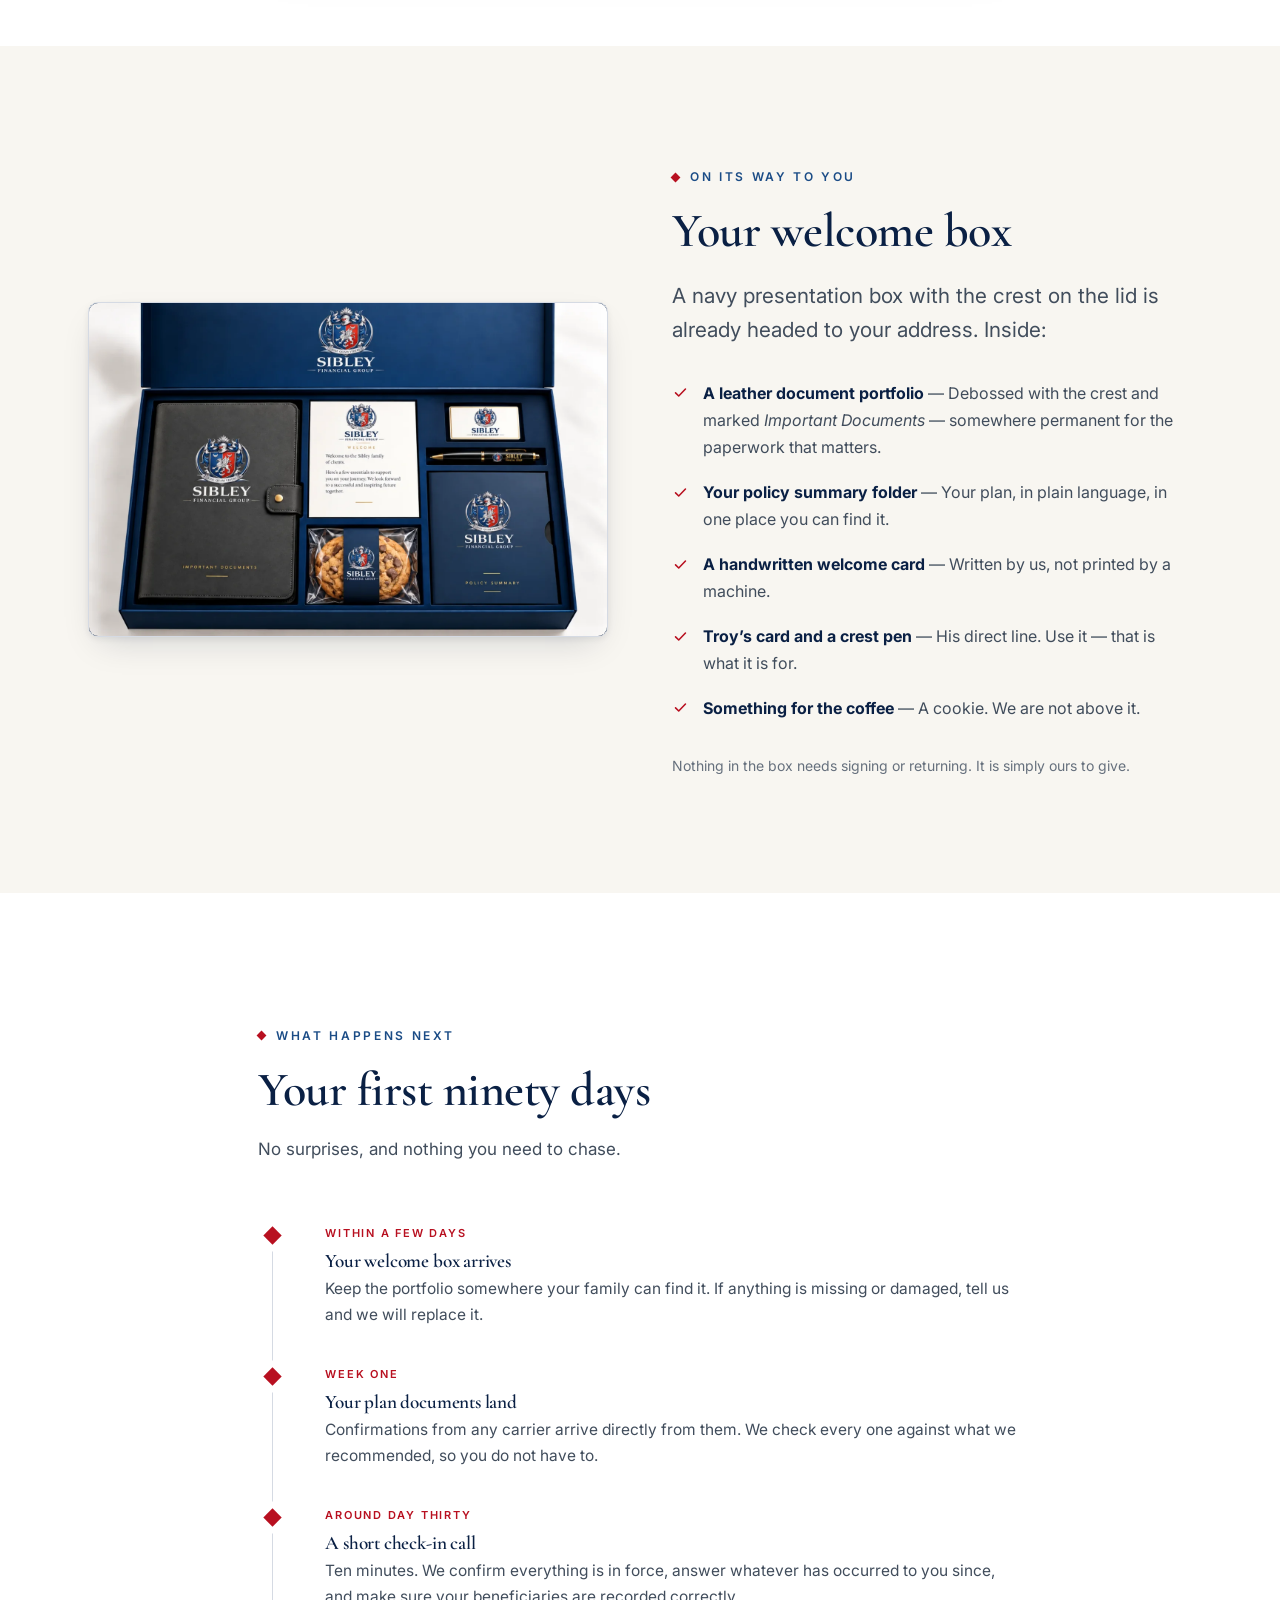
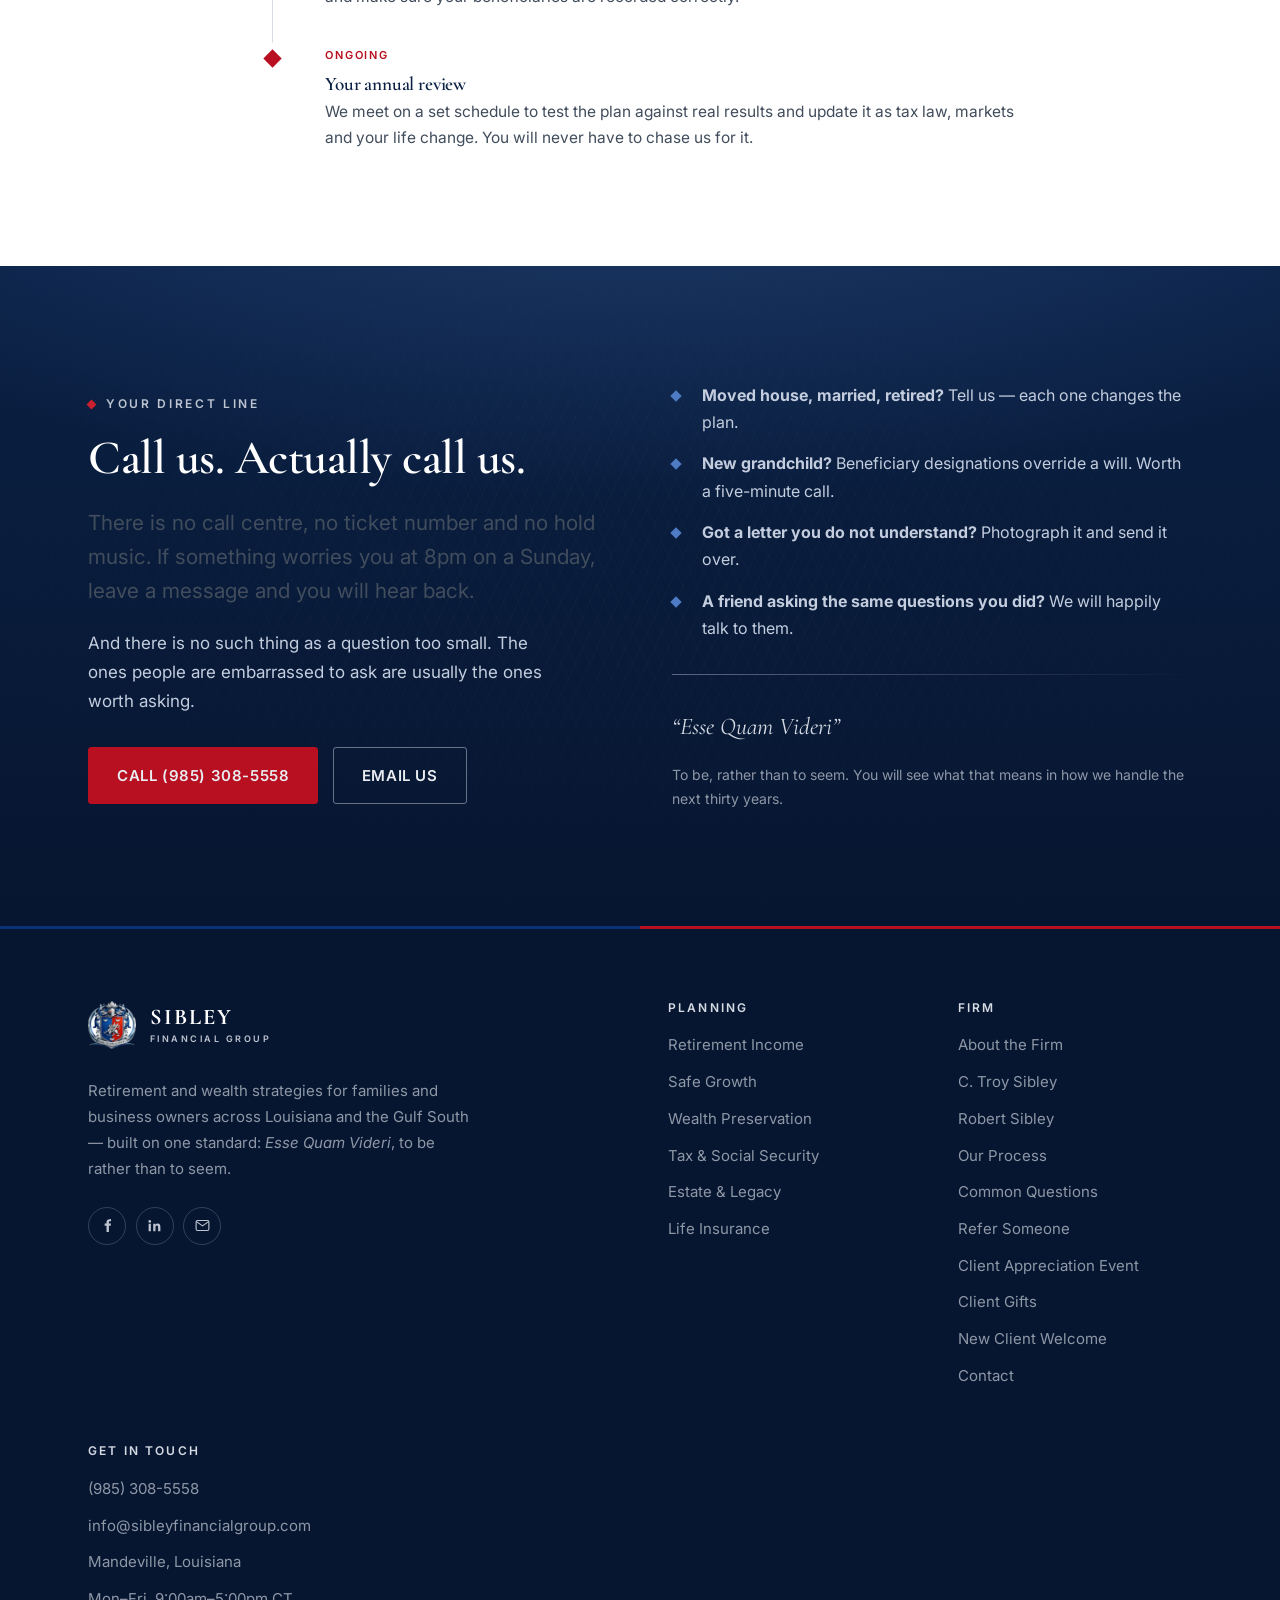
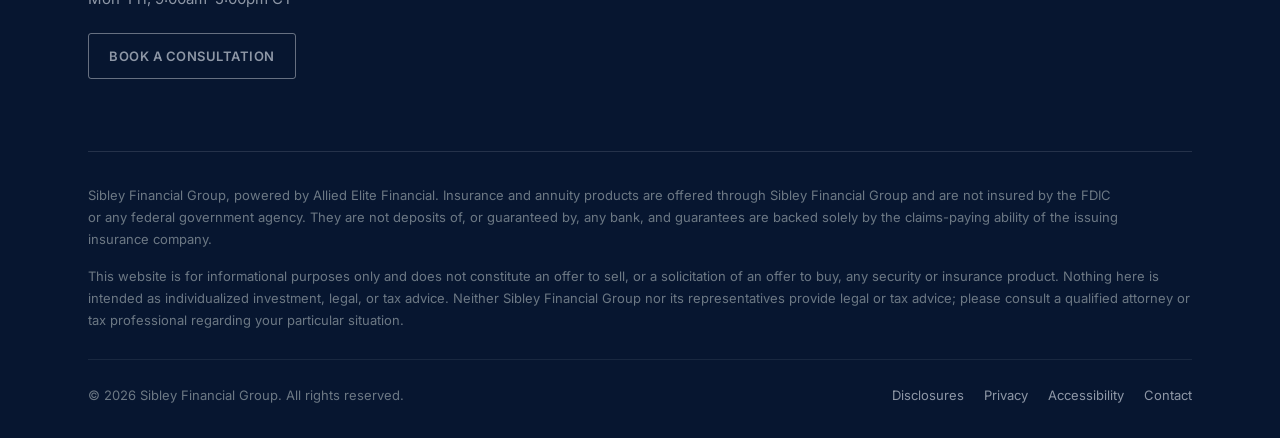
<file: welcome.html>
<!DOCTYPE html>
<html lang="en">
<head>
<meta charset="utf-8">
<meta name="viewport" content="width=device-width, initial-scale=1">
<title>Welcome to Sibley Financial Group</title>
<meta name="description" content="Welcome to Sibley Financial Group. A short message from Troy Sibley, what is in your welcome box, and what happens over your first ninety days as a client.">
<link rel="canonical" href="https://www.sibleyfinancialgroup.com/welcome.html">
<meta name="theme-color" content="#0A2044">
<meta name="robots" content="noindex, follow">

<meta property="og:site_name" content="Sibley Financial Group">
<meta property="og:type" content="website">
<meta property="og:title" content="Welcome to Sibley Financial Group">
<meta property="og:description" content="Welcome to Sibley Financial Group. A short message from Troy Sibley, what is in your welcome box, and what happens over your first ninety days as a client.">
<meta property="og:url" content="https://www.sibleyfinancialgroup.com/welcome.html">
<meta property="og:image" content="https://www.sibleyfinancialgroup.com/assets/img/og-image.jpg">
<meta property="og:image:width" content="1200">
<meta property="og:image:height" content="630">
<meta name="twitter:card" content="summary_large_image">
<meta name="twitter:title" content="Welcome to Sibley Financial Group">
<meta name="twitter:description" content="Welcome to Sibley Financial Group. A short message from Troy Sibley, what is in your welcome box, and what happens over your first ninety days as a client.">
<meta name="twitter:image" content="https://www.sibleyfinancialgroup.com/assets/img/og-image.jpg">

<link rel="icon" href="assets/img/favicon.ico" sizes="any">
<link rel="icon" href="assets/img/icon-32.png" type="image/png" sizes="32x32">
<link rel="apple-touch-icon" href="assets/img/icon-180.png">
<link rel="manifest" href="site.webmanifest">

<link rel="preconnect" href="https://fonts.googleapis.com">
<link rel="preconnect" href="https://fonts.gstatic.com" crossorigin>
<link rel="stylesheet" href="https://fonts.googleapis.com/css2?family=Cormorant+Garamond:wght@400;500;600;700&amp;family=Inter:wght@400;500;600;700&amp;display=swap">
<link rel="stylesheet" href="assets/css/styles.css">
</head>
<body>
<a class="skip-link" href="#main">Skip to main content</a>
<header class="site-header">
  <div class="shell site-header__inner">
    <a class="brand" href="index.html" aria-label="Sibley Financial Group — home">
      <picture><source srcset="assets/img/crest-sm.webp" type="image/webp"><img src="assets/img/crest-sm.png" alt="Sibley Financial Group crest" class="brand__mark" width="48" height="48" loading="eager" decoding="async"></picture>
      <span class="brand__text">
        <span class="brand__name">Sibley</span>
        <span class="brand__sub">Financial Group</span>
      </span>
    </a>

    <nav class="nav" id="primary-nav" aria-label="Primary">
      <a href="index.html">Home</a>
      <a href="about.html">About</a>
      <a href="services.html">Services</a>
      <a href="process.html">Our Process</a>
      <a href="contact.html">Contact</a>
      <a class="btn btn--crimson btn--sm" href="contact.html">Book a Consultation</a>
    </nav>

    <div class="header-actions">
      <a class="header-phone" href="tel:+19853085558">
        <svg viewBox="0 0 24 24" width="17" height="17" fill="none" stroke="currentColor" stroke-width="1.6" stroke-linecap="round" stroke-linejoin="round" aria-hidden="true"><path d="M21 16.9v2.6a1.8 1.8 0 0 1-2 1.8 17.8 17.8 0 0 1-7.7-2.8 17.4 17.4 0 0 1-5.4-5.4A17.8 17.8 0 0 1 3.1 5.4 1.8 1.8 0 0 1 4.9 3.4h2.6a1.8 1.8 0 0 1 1.8 1.6c.1.9.3 1.7.6 2.5a1.8 1.8 0 0 1-.4 1.9l-1.1 1.1a14.4 14.4 0 0 0 5.4 5.4l1.1-1.1a1.8 1.8 0 0 1 1.9-.4c.8.3 1.6.5 2.5.6a1.8 1.8 0 0 1 1.6 1.9Z"/></svg><span>(985) 308-5558</span>
      </a>
      <button class="nav-toggle" type="button" aria-expanded="false"
              aria-controls="primary-nav" aria-label="Open menu">
        <span class="nav-toggle__bars"></span>
      </button>
    </div>
  </div>
</header>

<main id="main">
<section class="hero ground-navy">
  <picture><source srcset="assets/img/crest.webp" type="image/webp"><img src="assets/img/crest.png" alt="" class="hero__watermark" loading="eager" decoding="async" aria-hidden="true"></picture>
  <div class="shell">
    <div class="hero__inner">
      <p class="eyebrow eyebrow--invert">Welcome</p>
      <h1>Welcome to the family.<span class="accent">We are glad you are here.</span></h1>
      <p class="lede">You have made a decision most people put off for years. From here, the work is ours &mdash; and you will always know where things stand, because that is the only way we know how to do this.</p>
      <p class="hero__note"><svg viewBox="0 0 24 24" width="16" height="16" fill="none" stroke="currentColor" stroke-width="1.6" stroke-linecap="round" stroke-linejoin="round" aria-hidden="true"><circle cx="12" cy="12" r="9"/><path d="M12 7v5.2l3.3 2"/></svg> Everything below takes about four minutes. Keep this page; the link does not expire.</p>
    </div>
  </div>
</section>
<hr class="tincture-rule">

<section class="section section--paper">
  <div class="shell shell--narrow">
    <div class="section-head section-head--center">
      <p class="eyebrow">A message from Troy</p>
      <h2>Two minutes, from me to you</h2>
      <p>Rather than write you a long letter, I would rather just say it.</p>
    </div>

    <!-- SETUP — the welcome video.
         NOTE: the poster image already has a play button in it, which is why
         there is no .video-frame__play badge over it. If you swap in a <video>
         or an embed, that player draws its own control on top — use a poster
         frame without the button, or accept the duplicate.

         Record a short (60-120 second) piece to camera, then replace the
         <div class="video-frame"> block below with ONE of these:

         YouTube (unlisted is fine):
           <div class="video-frame">
             <iframe src="https://www.youtube-nocookie.com/embed/VIDEO_ID"
                     title="A welcome from C. Troy Sibley"
                     allow="accelerometer; autoplay; clipboard-write; encrypted-media; picture-in-picture"
                     referrerpolicy="strict-origin-when-cross-origin"
                     allowfullscreen loading="lazy"></iframe>
           </div>

         Self-hosted MP4 (put the file in assets/video/):
           <div class="video-frame">
             <video controls preload="none" playsinline
                    poster="assets/img/welcome-video-poster.jpg">
               <source src="assets/video/troy-welcome.mp4" type="video/mp4">
               Your browser cannot play this video.
             </video>
           </div>

         If you embed from YouTube or Vimeo, widen the Content-Security-Policy
         in netlify.toml to allow their frame and media sources, or the embed
         will be blocked. -->
    <div class="video-frame reveal">
      <picture>
        <source srcset="assets/img/welcome-video-poster.webp" type="image/webp">
        <img src="assets/img/welcome-video-poster.jpg"
             alt="C. Troy Sibley, President and Founder of Sibley Financial Group, speaking to camera beside the firm&rsquo;s crest."
             width="1600" height="900" loading="lazy" decoding="async">
      </picture>
    </div>
  </div>
</section>

<section class="section section--ivory">
  <div class="shell split">
    <div class="reveal">
      <div class="media-frame">
        <picture><source srcset="assets/img/welcome-gift-box.webp" type="image/webp"><img src="assets/img/welcome-gift-box.jpg" alt="The Sibley Financial Group welcome box: a crest-embossed document portfolio, a welcome card, a policy summary folder, a branded pen, a business card and a cookie, set in a navy presentation case." width="1400" height="900" loading="lazy" decoding="async"></picture>
      </div>
    </div>
    <div class="reveal">
      <p class="eyebrow">On its way to you</p>
      <h2>Your welcome box</h2>
      <p class="lede mt-2">A navy presentation box with the crest on the lid is already headed to your address. Inside:</p>
      <ul class="box-contents mt-3">
        <li><svg viewBox="0 0 24 24" width="17" height="17" fill="none" stroke="currentColor" stroke-width="2.2" stroke-linecap="round" stroke-linejoin="round" aria-hidden="true"><path d="m5 12.5 4.5 4.5L19 7"/></svg><span><strong>A leather document portfolio</strong> &mdash; Debossed with the crest and marked <em>Important Documents</em> &mdash; somewhere permanent for the paperwork that matters.</span></li>
        <li><svg viewBox="0 0 24 24" width="17" height="17" fill="none" stroke="currentColor" stroke-width="2.2" stroke-linecap="round" stroke-linejoin="round" aria-hidden="true"><path d="m5 12.5 4.5 4.5L19 7"/></svg><span><strong>Your policy summary folder</strong> &mdash; Your plan, in plain language, in one place you can find it.</span></li>
        <li><svg viewBox="0 0 24 24" width="17" height="17" fill="none" stroke="currentColor" stroke-width="2.2" stroke-linecap="round" stroke-linejoin="round" aria-hidden="true"><path d="m5 12.5 4.5 4.5L19 7"/></svg><span><strong>A handwritten welcome card</strong> &mdash; Written by us, not printed by a machine.</span></li>
        <li><svg viewBox="0 0 24 24" width="17" height="17" fill="none" stroke="currentColor" stroke-width="2.2" stroke-linecap="round" stroke-linejoin="round" aria-hidden="true"><path d="m5 12.5 4.5 4.5L19 7"/></svg><span><strong>Troy&rsquo;s card and a crest pen</strong> &mdash; His direct line. Use it &mdash; that is what it is for.</span></li>
        <li><svg viewBox="0 0 24 24" width="17" height="17" fill="none" stroke="currentColor" stroke-width="2.2" stroke-linecap="round" stroke-linejoin="round" aria-hidden="true"><path d="m5 12.5 4.5 4.5L19 7"/></svg><span><strong>Something for the coffee</strong> &mdash; A cookie. We are not above it.</span></li>
      </ul>
      <p class="mt-3 muted small">Nothing in the box needs signing or returning. It is simply ours to give.</p>
    </div>
  </div>
</section>

<section class="section section--paper">
  <div class="shell shell--narrow">
    <div class="section-head">
      <p class="eyebrow">What happens next</p>
      <h2>Your first ninety days</h2>
      <p>No surprises, and nothing you need to chase.</p>
    </div>
    <ul class="timeline reveal">
        <li>
          <span class="when">Within a few days</span>
          <h3>Your welcome box arrives</h3>
          <p>Keep the portfolio somewhere your family can find it. If anything is missing or damaged, tell us and we will replace it.</p>
        </li>
        <li>
          <span class="when">Week one</span>
          <h3>Your plan documents land</h3>
          <p>Confirmations from any carrier arrive directly from them. We check every one against what we recommended, so you do not have to.</p>
        </li>
        <li>
          <span class="when">Around day thirty</span>
          <h3>A short check-in call</h3>
          <p>Ten minutes. We confirm everything is in force, answer whatever has occurred to you since, and make sure your beneficiaries are recorded correctly.</p>
        </li>
        <li>
          <span class="when">Ongoing</span>
          <h3>Your annual review</h3>
          <p>We meet on a set schedule to test the plan against real results and update it as tax law, markets and your life change. You will never have to chase us for it.</p>
        </li>
    </ul>
  </div>
</section>

<section class="section ground-navy">
  <div class="shell split">
    <div class="reveal">
      <p class="eyebrow eyebrow--invert">Your direct line</p>
      <h2>Call us. Actually call us.</h2>
      <p class="lede mt-2">There is no call centre, no ticket number and no hold music. If something worries you at 8pm on a Sunday, leave a message and you will hear back.</p>
      <p class="mt-2">And there is no such thing as a question too small. The ones people are embarrassed to ask are usually the ones worth asking.</p>
      <div class="btn-row mt-3">
        <a class="btn btn--crimson" href="tel:+19853085558">Call (985) 308-5558</a>
        <a class="btn btn--ghost-invert" href="mailto:info@sibleyfinancialgroup.com">Email Us</a>
      </div>
    </div>
    <div class="reveal">
      <ul class="feature-list feature-list--invert">
        <li><strong>Moved house, married, retired?</strong> Tell us &mdash; each one changes the plan.</li>
        <li><strong>New grandchild?</strong> Beneficiary designations override a will. Worth a five-minute call.</li>
        <li><strong>Got a letter you do not understand?</strong> Photograph it and send it over.</li>
        <li><strong>A friend asking the same questions you did?</strong> We will happily talk to them.</li>
      </ul>
      <hr class="rule rule--invert">
      <p class="motto" style="color:var(--silver-200)">&ldquo;Esse Quam Videri&rdquo;</p>
      <p class="small" style="color:var(--silver-500)">To be, rather than to seem. You will see what that means in how we handle the next thirty years.</p>
    </div>
  </div>
</section>
</main>

<hr class="tincture-rule">
<footer class="site-footer">
  <div class="shell site-footer__main">
    <div class="site-footer__brand">
      <a class="brand brand--invert" href="index.html" aria-label="Sibley Financial Group — home">
        <picture><source srcset="assets/img/crest-sm.webp" type="image/webp"><img src="assets/img/crest-sm.png" alt="" class="brand__mark" width="48" height="48" loading="lazy" decoding="async"></picture>
        <span class="brand__text">
          <span class="brand__name">Sibley</span>
          <span class="brand__sub">Financial Group</span>
        </span>
      </a>
      <p>Retirement and wealth strategies for families and business owners across Louisiana and the Gulf South &mdash; built on one standard: <em>Esse Quam Videri</em>, to be rather than to seem.</p>
      <div class="socials">
        <a href="https://www.facebook.com/people/Sibley-Financial-Group/100066724825448/" aria-label="Sibley Financial Group on Facebook" rel="noopener">
          <svg viewBox="0 0 24 24" width="17" height="17" fill="currentColor" aria-hidden="true"><path d="M14 9V7.2c0-.8.2-1.2 1.4-1.2H17V3.1A19 19 0 0 0 14.8 3C12.3 3 10.6 4.5 10.6 7v2H8v3.2h2.6V21H14v-8.8h2.5l.4-3.2Z"/></svg>
        </a>
        <a href="https://www.linkedin.com/in/c-troy-sibley-2655102a5/" aria-label="C. Troy Sibley on LinkedIn" rel="noopener">
          <svg viewBox="0 0 24 24" width="17" height="17" fill="currentColor" aria-hidden="true"><path d="M6.9 20H3.7V9.5h3.2V20ZM5.3 8.1A1.9 1.9 0 1 1 5.3 4.3a1.9 1.9 0 0 1 0 3.8ZM20.3 20h-3.2v-5.1c0-1.2 0-2.8-1.7-2.8s-2 1.3-2 2.7V20H10.2V9.5h3.1v1.4h.1a3.4 3.4 0 0 1 3-1.7c3.3 0 3.9 2.1 3.9 4.9V20Z"/></svg>
        </a>
        <a href="mailto:info@sibleyfinancialgroup.com" aria-label="Email Sibley Financial Group"><svg viewBox="0 0 24 24" width="17" height="17" fill="none" stroke="currentColor" stroke-width="1.6" stroke-linecap="round" stroke-linejoin="round" aria-hidden="true"><rect x="3" y="5" width="18" height="14" rx="2"/><path d="m3.5 6.5 8.5 6 8.5-6"/></svg></a>
      </div>
    </div>

    <div>
      <h4>Planning</h4>
      <ul>
        <li><a href="services.html#retirement-income">Retirement Income</a></li>
        <li><a href="services.html#safe-growth">Safe Growth</a></li>
        <li><a href="services.html#wealth-preservation">Wealth Preservation</a></li>
        <li><a href="services.html#tax-strategy">Tax &amp; Social Security</a></li>
        <li><a href="services.html#estate-legacy">Estate &amp; Legacy</a></li>
        <li><a href="services.html#life-insurance">Life Insurance</a></li>
      </ul>
    </div>

    <div>
      <h4>Firm</h4>
      <ul>
        <li><a href="about.html">About the Firm</a></li>
        <li><a href="about.html#troy-sibley">C. Troy Sibley</a></li>
        <li><a href="about.html#robert-sibley">Robert Sibley</a></li>
        <li><a href="process.html">Our Process</a></li>
        <li><a href="process.html#faq">Common Questions</a></li>
        <li><a href="referral.html">Refer Someone</a></li>
        <li><a href="event.html">Client Appreciation Event</a></li>
        <li><a href="gifts.html">Client Gifts</a></li>
        <li><a href="welcome.html">New Client Welcome</a></li>
        <li><a href="contact.html">Contact</a></li>
      </ul>
    </div>

    <div>
      <h4>Get in Touch</h4>
      <ul>
        <li><a href="tel:+19853085558">(985) 308-5558</a></li>
        <li><a href="mailto:info@sibleyfinancialgroup.com">info@sibleyfinancialgroup.com</a></li>
        <li>Mandeville, Louisiana</li>
        <li>Mon&ndash;Fri, 9:00am&ndash;5:00pm CT</li>
      </ul>
      <p style="margin-top:1.35rem"><a class="btn btn--ghost-invert btn--sm" href="contact.html">Book a Consultation</a></p>
    </div>
  </div>

  <div class="shell">
    <div class="site-footer__legal">
      <p>Sibley Financial Group, powered by Allied Elite Financial. Insurance and annuity products are offered through Sibley Financial Group and are not insured by the FDIC or any federal government agency. They are not deposits of, or guaranteed by, any bank, and guarantees are backed solely by the claims-paying ability of the issuing insurance company.</p>
      <p>This website is for informational purposes only and does not constitute an offer to sell, or a solicitation of an offer to buy, any security or insurance product. Nothing here is intended as individualized investment, legal, or tax advice. Neither Sibley Financial Group nor its representatives provide legal or tax advice; please consult a qualified attorney or tax professional regarding your particular situation.</p>
      <div class="site-footer__baseline">
        <p>&copy; <span data-year>2026</span> Sibley Financial Group. All rights reserved.</p>
        <nav aria-label="Legal">
          <a href="disclosures.html">Disclosures</a>
          <a href="disclosures.html#privacy">Privacy</a>
          <a href="disclosures.html#accessibility">Accessibility</a>
          <a href="contact.html">Contact</a>
        </nav>
      </div>
    </div>
  </div>
</footer>

<script src="assets/js/main.js" defer></script>
</body>
</html>
</file>
<file: assets/css/styles.css>
/* ==========================================================================
   Sibley Financial Group — brand stylesheet
   Palette, type and ornament are derived directly from the firm's crest:
   heraldic navy + royal blue, crimson gules, polished silver, ivory ground.
   ========================================================================== */

/* --------------------------------------------------------------- tokens - */
:root {
  /* Heraldic navy — sampled from the wordmark */
  --navy-900: #071630;
  --navy-800: #0A2044;
  --navy-700: #0C2C52;
  --navy-600: #123A69;
  --navy-500: #1B4C86;

  /* Azure of the dexter half of the shield */
  --royal-700: #0A3178;
  --royal-500: #1B4FA0;
  --royal-300: #4E7BC4;

  /* Gules of the sinister half */
  --crimson-700: #9C0D18;
  --crimson-600: #B81020;
  --crimson-500: #C8202E;

  /* Argent — the mantling, helm and griffin */
  --silver-050: #F4F6F9;
  --silver-100: #E9ECF1;
  --silver-200: #D5DAE3;
  --silver-300: #BDC4D0;
  --silver-500: #8E97A6;
  --steel-600: #6C7884;

  /* Ground */
  --ivory: #F8F6F1;
  --ivory-deep: #F1EEE6;
  --paper: #FFFFFF;

  /* Ink */
  --ink: #131B26;
  --ink-soft: #414D5C;
  --ink-mute: #66707D;
  --ink-invert: #F6F7FA;
  --ink-invert-soft: #C3CDDE;

  --font-display: 'Cormorant Garamond', 'Hoefler Text', 'Times New Roman', Georgia, serif;
  --font-body: 'Inter', -apple-system, BlinkMacSystemFont, 'Segoe UI', Roboto, Helvetica, Arial, sans-serif;

  /* Game day accents, used only on the event page. Colours are not
     trademarkable; no LSU marks, wordmarks or logos appear anywhere. */
  --gameday-purple: #461D7C;
  --gameday-gold: #FDD023;

  --shell: 1200px;
  --shell-narrow: 860px;
  --gutter: clamp(1.25rem, 5vw, 3rem);

  --radius-sm: 3px;
  --radius: 6px;
  --radius-lg: 10px;

  --shadow-sm: 0 1px 2px rgba(7, 22, 48, .06), 0 2px 8px rgba(7, 22, 48, .05);
  --shadow: 0 2px 6px rgba(7, 22, 48, .07), 0 14px 34px -12px rgba(7, 22, 48, .18);
  --shadow-lg: 0 4px 12px rgba(7, 22, 48, .09), 0 28px 60px -20px rgba(7, 22, 48, .30);

  --ease: cubic-bezier(.22, .61, .36, 1);
  --header-h: 84px;
}

/* ----------------------------------------------------------------- reset - */
*, *::before, *::after { box-sizing: border-box; }
* { margin: 0; }

html {
  -webkit-text-size-adjust: 100%;
  scroll-behavior: smooth;
  scroll-padding-top: calc(var(--header-h) + 1.5rem);
}

body {
  font-family: var(--font-body);
  font-size: 1.0625rem;
  line-height: 1.7;
  color: var(--ink-soft);
  background: var(--ivory);
  -webkit-font-smoothing: antialiased;
  text-rendering: optimizeLegibility;
  overflow-x: hidden;
}

img, picture, svg { display: block; max-width: 100%; height: auto; }
button, input, select, textarea { font: inherit; color: inherit; }
a { color: var(--navy-600); text-decoration-thickness: 1px; text-underline-offset: 3px; }
a:hover { color: var(--crimson-600); }

:focus-visible {
  outline: 2px solid var(--royal-500);
  outline-offset: 3px;
  border-radius: 2px;
}

::selection { background: var(--navy-700); color: #fff; }

.skip-link {
  position: absolute; left: 50%; top: 0; transform: translate(-50%, -110%);
  z-index: 200; background: var(--navy-800); color: #fff;
  padding: .75rem 1.5rem; border-radius: 0 0 var(--radius) var(--radius);
  font-size: .875rem; font-weight: 600; text-decoration: none;
}
.skip-link:focus { transform: translate(-50%, 0); color: #fff; }

/* ------------------------------------------------------------ typography - */
h1, h2, h3, h4 {
  font-family: var(--font-display);
  color: var(--navy-800);
  font-weight: 600;
  line-height: 1.12;
  letter-spacing: -.01em;
  text-wrap: balance;
}
h1 { font-size: clamp(2.6rem, 6vw, 4.3rem); }
h2 { font-size: clamp(2rem, 4.2vw, 3rem); }
h3 { font-size: clamp(1.35rem, 2.2vw, 1.7rem); }
h4 { font-size: 1.1875rem; }

p { text-wrap: pretty; }
p + p { margin-top: 1.05em; }

.lede {
  font-size: clamp(1.125rem, 1.7vw, 1.3rem);
  line-height: 1.65;
  color: var(--ink-soft);
}

/* Eyebrow: letterspaced caps flanked by a small heraldic lozenge */
.eyebrow {
  display: inline-flex; align-items: center; gap: .7rem;
  font-family: var(--font-body);
  font-size: .75rem; font-weight: 600;
  letter-spacing: .22em; text-transform: uppercase;
  color: var(--navy-500);
  margin-bottom: 1.1rem;
}
.eyebrow::before {
  content: ""; width: 7px; height: 7px; flex: none;
  background: var(--crimson-600);
  transform: rotate(45deg);
}
.eyebrow--invert { color: var(--silver-300); }
.eyebrow--invert::before { background: var(--crimson-500); }

/* Engraved hairline used to separate ideas, echoing the crest's silver rules */
.rule {
  height: 1px; border: 0; margin: 2rem 0;
  background: linear-gradient(90deg, var(--silver-300), transparent);
}
.rule--center {
  background: linear-gradient(90deg, transparent, var(--silver-300) 35%, var(--silver-300) 65%, transparent);
}
.rule--invert { background: linear-gradient(90deg, rgba(189,196,208,.45), transparent); }

.motto {
  font-family: var(--font-display);
  font-style: italic;
  font-size: clamp(1.15rem, 2vw, 1.5rem);
  color: var(--navy-600);
}

/* ---------------------------------------------------------------- layout - */
.shell { width: 100%; max-width: var(--shell); margin-inline: auto; padding-inline: var(--gutter); }
.shell--narrow { max-width: var(--shell-narrow); }

.section { padding-block: clamp(4rem, 9vw, 7.5rem); position: relative; }
.section--tight { padding-block: clamp(3rem, 6vw, 5rem); }
.section--ivory { background: var(--ivory); }
.section--ivory-deep { background: var(--ivory-deep); }
.section--paper { background: var(--paper); }

.section-head { max-width: 46rem; margin-bottom: clamp(2.5rem, 5vw, 3.75rem); }
.section-head--center { margin-inline: auto; text-align: center; }
.section-head--center .eyebrow { justify-content: center; }
.section-head p { margin-top: 1.1rem; }

.grid { display: grid; gap: clamp(1.25rem, 2.5vw, 2rem); }
.grid--2 { grid-template-columns: repeat(auto-fit, minmax(19rem, 1fr)); }
.grid--3 { grid-template-columns: repeat(auto-fit, minmax(17.5rem, 1fr)); }
.grid--4 { grid-template-columns: repeat(auto-fit, minmax(13rem, 1fr)); }

.split {
  display: grid; align-items: center;
  grid-template-columns: repeat(auto-fit, minmax(20rem, 1fr));
  gap: clamp(2rem, 5vw, 4.5rem);
}

/* Dark heraldic ground: deep navy with an engraved sheen + faint guilloche */
.ground-navy {
  background:
    radial-gradient(120% 90% at 50% -20%, rgba(78,123,196,.30), transparent 62%),
    linear-gradient(180deg, var(--navy-800) 0%, var(--navy-900) 100%);
  color: var(--ink-invert-soft);
  position: relative;
  isolation: isolate;
}
.ground-navy::before {
  content: ""; position: absolute; inset: 0; z-index: -1; opacity: .5;
  background-image:
    repeating-linear-gradient(115deg, rgba(255,255,255,.035) 0 1px, transparent 1px 13px),
    repeating-linear-gradient(-115deg, rgba(255,255,255,.028) 0 1px, transparent 1px 13px);
  mask-image: radial-gradient(85% 70% at 50% 45%, #000 20%, transparent 78%);
}
.ground-navy h1, .ground-navy h2, .ground-navy h3, .ground-navy h4 { color: var(--paper); }
.ground-navy a { color: var(--silver-100); }
.ground-navy a:hover { color: #fff; }
.ground-navy .motto { color: var(--silver-200); }

/* A hairline of the two shield tinctures — used to cap dark bands */
.tincture-rule {
  height: 3px; border: 0;
  background: linear-gradient(90deg,
    var(--royal-700) 0 50%, var(--crimson-600) 50% 100%);
}

/* --------------------------------------------------------------- buttons - */
.btn {
  --btn-bg: var(--navy-700);
  --btn-fg: #fff;
  --btn-bd: var(--navy-700);
  display: inline-flex; align-items: center; justify-content: center; gap: .6rem;
  padding: .92rem 1.75rem;
  font-size: .9375rem; font-weight: 600; letter-spacing: .04em;
  text-transform: uppercase; text-decoration: none; white-space: nowrap;
  color: var(--btn-fg); background: var(--btn-bg);
  border: 1px solid var(--btn-bd); border-radius: var(--radius-sm);
  cursor: pointer;
  transition: transform .2s var(--ease), box-shadow .25s var(--ease),
              background-color .2s var(--ease), color .2s var(--ease),
              border-color .2s var(--ease);
}
.btn:hover {
  color: var(--btn-fg);
  transform: translateY(-2px);
  box-shadow: 0 10px 22px -10px rgba(7, 22, 48, .55);
}
.btn:active { transform: translateY(0); }

.btn--crimson { --btn-bg: var(--crimson-600); --btn-bd: var(--crimson-600); }
.btn--crimson:hover { --btn-bg: var(--crimson-700); --btn-bd: var(--crimson-700); }

.btn--ghost {
  --btn-bg: transparent; --btn-fg: var(--navy-700); --btn-bd: var(--silver-300);
}
.btn--ghost:hover { --btn-bd: var(--navy-700); --btn-bg: rgba(12,44,82,.04); }

.btn--ghost-invert {
  --btn-bg: transparent; --btn-fg: #fff; --btn-bd: rgba(233,236,241,.42);
}
.btn--ghost-invert:hover { --btn-bd: #fff; --btn-bg: rgba(255,255,255,.08); }

.btn--sm { padding: .68rem 1.25rem; font-size: .8125rem; }
.btn--block { width: 100%; }

.btn-row { display: flex; flex-wrap: wrap; gap: .9rem; }
.btn-row--center { justify-content: center; }

/* Inline text link with an arrow that slides on hover */
.link-arrow {
  display: inline-flex; align-items: center; gap: .45rem;
  font-size: .875rem; font-weight: 600; letter-spacing: .06em;
  text-transform: uppercase; text-decoration: none;
  color: var(--navy-600);
}
.link-arrow svg { transition: transform .25s var(--ease); flex: none; }
.link-arrow:hover svg { transform: translateX(4px); }

/* ---------------------------------------------------------------- header - */
.site-header {
  position: sticky; top: 0; z-index: 100;
  background: rgba(248, 246, 241, .88);
  backdrop-filter: saturate(180%) blur(14px);
  -webkit-backdrop-filter: saturate(180%) blur(14px);
  border-bottom: 1px solid var(--silver-200);
  transition: box-shadow .3s var(--ease), background-color .3s var(--ease);
}
.site-header.is-stuck {
  background: rgba(248, 246, 241, .96);
  box-shadow: 0 1px 0 var(--silver-200), 0 10px 30px -18px rgba(7,22,48,.45);
}
.site-header__inner {
  display: flex; align-items: center; justify-content: space-between;
  gap: 1.5rem; min-height: var(--header-h);
}

/* Brand lockup: the crest mark beside a typeset wordmark */
.brand { display: inline-flex; align-items: center; gap: .85rem; text-decoration: none; }
.brand__mark { width: 48px; height: 48px; object-fit: contain; flex: none; }
.brand__text { display: flex; flex-direction: column; line-height: 1; }
.brand__name {
  font-family: var(--font-display); font-weight: 700;
  font-size: 1.4rem; letter-spacing: .09em; text-transform: uppercase;
  color: var(--navy-800);
}
.brand__sub {
  font-size: .5625rem; font-weight: 600;
  letter-spacing: .28em; text-transform: uppercase;
  color: var(--steel-600); margin-top: .34rem;
}
.brand--invert .brand__name { color: #fff; }
.brand--invert .brand__sub { color: var(--silver-300); }

.nav { display: flex; align-items: center; gap: .35rem; }
.nav a {
  position: relative;
  padding: .55rem .85rem;
  font-size: .9375rem; font-weight: 500;
  color: var(--ink-soft); text-decoration: none;
  border-radius: var(--radius-sm);
  transition: color .2s var(--ease);
}
.nav a::after {
  content: ""; position: absolute; left: .85rem; right: .85rem; bottom: .25rem;
  height: 1.5px; background: var(--crimson-600);
  transform: scaleX(0); transform-origin: left;
  transition: transform .28s var(--ease);
}
.nav a:hover { color: var(--navy-800); }
.nav a:hover::after, .nav a[aria-current="page"]::after { transform: scaleX(1); }
.nav a[aria-current="page"] { color: var(--navy-800); font-weight: 600; }

/* The call-to-action lives inside the nav so it appears in the mobile menu
   too; it must keep button styling rather than inherit the nav link rules. */
.nav a.btn { color: var(--btn-fg); font-weight: 600; }
.nav a.btn:hover { color: var(--btn-fg); }
.nav a.btn::after { display: none; }

.header-actions { display: flex; align-items: center; gap: 1rem; }
.header-phone {
  display: inline-flex; align-items: center; gap: .5rem;
  font-size: .9375rem; font-weight: 600; color: var(--navy-700); text-decoration: none;
}
.header-phone svg { flex: none; color: var(--crimson-600); }

.nav-toggle {
  display: none;
  width: 44px; height: 44px; padding: 0;
  align-items: center; justify-content: center;
  background: transparent; border: 1px solid var(--silver-300);
  border-radius: var(--radius-sm); cursor: pointer; color: var(--navy-800);
}
.nav-toggle__bars { position: relative; width: 20px; height: 2px; background: currentColor; }
.nav-toggle__bars::before, .nav-toggle__bars::after {
  content: ""; position: absolute; left: 0; width: 20px; height: 2px; background: currentColor;
  transition: transform .28s var(--ease), opacity .2s var(--ease);
}
.nav-toggle__bars::before { top: -6px; }
.nav-toggle__bars::after { top: 6px; }
.nav-toggle[aria-expanded="true"] .nav-toggle__bars { background: transparent; }
.nav-toggle[aria-expanded="true"] .nav-toggle__bars::before { transform: translateY(6px) rotate(45deg); }
.nav-toggle[aria-expanded="true"] .nav-toggle__bars::after  { transform: translateY(-6px) rotate(-45deg); }

/* ------------------------------------------------------------------ hero - */
.hero {
  position: relative; overflow: hidden;
  padding-block: clamp(4.5rem, 11vw, 8.5rem);
}
.hero__watermark {
  position: absolute; z-index: -1; pointer-events: none;
  right: -6%; top: 50%; translate: 0 -50%;
  width: min(46rem, 62vw); opacity: .13;
  filter: saturate(.35) brightness(1.7);
  mask-image: radial-gradient(closest-side, #000 55%, transparent 100%);
}
.hero__inner { max-width: 44rem; position: relative; }
.hero h1 { margin-bottom: 1.4rem; }
.hero h1 .accent {
  display: block; font-style: italic; font-weight: 500;
  color: var(--silver-200);
}
.hero .lede { color: var(--ink-invert-soft); max-width: 36rem; }
.hero .btn-row { margin-top: 2.25rem; }
.hero__note {
  margin-top: 1.75rem; font-size: .875rem; color: var(--silver-500);
  display: flex; align-items: center; gap: .55rem;
}
.hero__note svg { flex: none; color: var(--royal-300); }

/* Page banner for interior pages */
.page-hero { padding-block: clamp(3.5rem, 8vw, 5.75rem); position: relative; overflow: hidden; }
.page-hero__inner { max-width: 48rem; }
.page-hero .lede { color: var(--ink-invert-soft); margin-top: 1.25rem; }
.page-hero__watermark {
  position: absolute; z-index: -1; right: -4%; top: 50%; translate: 0 -50%;
  width: min(26rem, 40vw); opacity: .10; filter: saturate(.3) brightness(1.8);
  mask-image: radial-gradient(closest-side, #000 55%, transparent 100%);
  pointer-events: none;
}

.breadcrumb {
  display: flex; flex-wrap: wrap; align-items: center; gap: .5rem;
  font-size: .8125rem; letter-spacing: .04em; margin-bottom: 1.25rem;
  color: var(--silver-500);
}
.breadcrumb a { color: var(--silver-300); text-decoration: none; }
.breadcrumb a:hover { color: #fff; text-decoration: underline; }
.breadcrumb span[aria-hidden] { color: var(--steel-600); }

/* --------------------------------------------------------------- stat bar - */
.statbar { border-top: 1px solid rgba(189,196,208,.18); }
.statbar__grid {
  display: grid; grid-template-columns: repeat(auto-fit, minmax(11rem, 1fr));
}
.stat { padding: clamp(1.75rem, 3vw, 2.5rem) 1.5rem; text-align: center; position: relative; }
.stat + .stat::before {
  content: ""; position: absolute; left: 0; top: 22%; bottom: 22%; width: 1px;
  background: linear-gradient(180deg, transparent, rgba(189,196,208,.35), transparent);
}
.stat__figure {
  font-family: var(--font-display); font-weight: 600;
  font-size: clamp(2.2rem, 4.5vw, 3rem); line-height: 1;
  color: #fff; letter-spacing: -.02em;
}
.stat__label {
  margin-top: .7rem; font-size: .75rem; font-weight: 600;
  letter-spacing: .16em; text-transform: uppercase; color: var(--silver-500);
}
.statbar--light .stat__figure { color: var(--navy-800); }
.statbar--light .stat__label { color: var(--steel-600); }
.statbar--light .stat + .stat::before {
  background: linear-gradient(180deg, transparent, var(--silver-200), transparent);
}

/* ----------------------------------------------------------------- cards - */
.card {
  position: relative;
  display: flex; flex-direction: column;
  padding: clamp(1.75rem, 3vw, 2.25rem);
  background: var(--paper);
  border: 1px solid var(--silver-200);
  border-radius: var(--radius);
  box-shadow: var(--shadow-sm);
  transition: transform .3s var(--ease), box-shadow .3s var(--ease), border-color .3s var(--ease);
}
.card::before {
  content: ""; position: absolute; inset: -1px -1px auto -1px; height: 3px;
  border-radius: var(--radius) var(--radius) 0 0;
  background: linear-gradient(90deg, var(--royal-700), var(--crimson-600));
  transform: scaleX(0); transform-origin: left;
  transition: transform .38s var(--ease);
}
.card:hover, .card:focus-within {
  transform: translateY(-4px);
  box-shadow: var(--shadow);
  border-color: var(--silver-300);
}
.card:hover::before, .card:focus-within::before { transform: scaleX(1); }
.card h3 { margin-bottom: .7rem; }
.card p { font-size: .9688rem; }
.card .link-arrow { margin-top: auto; padding-top: 1.4rem; align-self: flex-start; }

/* Card icon plate — a small engraved shield */
.card__icon {
  width: 52px; height: 58px; margin-bottom: 1.35rem;
  display: grid; place-items: center; flex: none;
  color: var(--navy-700);
  background: linear-gradient(160deg, var(--silver-050), var(--silver-100));
  border: 1px solid var(--silver-200);
  clip-path: polygon(0 0, 100% 0, 100% 64%, 50% 100%, 0 64%);
  transition: color .3s var(--ease), background-color .3s var(--ease);
}
.card:hover .card__icon { color: var(--crimson-600); }
.card__icon svg { width: 24px; height: 24px; margin-bottom: 6px; }

.card--flush { background: transparent; border: 0; box-shadow: none; padding: 0; }
.card--flush::before { display: none; }
.card--flush:hover { transform: none; box-shadow: none; }

/* Numbered step cards for the planning process */
.step {
  position: relative;
  padding: clamp(1.75rem, 3vw, 2.25rem);
  background: var(--paper);
  border: 1px solid var(--silver-200);
  border-radius: var(--radius);
  box-shadow: var(--shadow-sm);
}
.step__num {
  font-family: var(--font-display); font-weight: 600;
  font-size: 2.6rem; line-height: 1; color: var(--silver-300);
  margin-bottom: .85rem;
}
.step__num sup { font-size: .9rem; letter-spacing: .1em; color: var(--crimson-600); }
.step h3 { margin-bottom: .6rem; }
.step p { font-size: .9688rem; }

/* -------------------------------------------------------------- feature -- */
.feature-list { list-style: none; padding: 0; display: grid; gap: .9rem; }
.feature-list li { position: relative; padding-left: 1.9rem; font-size: 1rem; }
.feature-list li::before {
  content: ""; position: absolute; left: 0; top: .62em;
  width: 8px; height: 8px; background: var(--crimson-600); transform: rotate(45deg);
}
.feature-list--invert li { color: var(--ink-invert-soft); }
.feature-list--invert li::before { background: var(--royal-300); }

/* Portrait / monogram frame for the advisor profile */
.portrait {
  position: relative; border-radius: var(--radius-lg); overflow: hidden;
  border: 1px solid var(--silver-200); box-shadow: var(--shadow);
  background: linear-gradient(165deg, var(--navy-700), var(--navy-900));
}
.portrait picture { display: block; width: 100%; }
.portrait img { width: 100%; aspect-ratio: 4 / 5; object-fit: cover; display: block; }
.portrait__plate {
  display: grid; place-items: center; text-align: center;
  aspect-ratio: 4 / 5; padding: 2.5rem 1.5rem;
}
.portrait__plate img { width: min(15rem, 62%); aspect-ratio: auto; }
.portrait__caption {
  padding: 1.25rem 1.5rem;
  background: var(--paper); border-top: 1px solid var(--silver-200);
}
.portrait__caption strong {
  display: block; font-family: var(--font-display);
  font-size: 1.3rem; font-weight: 600; color: var(--navy-800); letter-spacing: .01em;
}
.portrait__caption span {
  display: block; margin-top: .25rem;
  font-size: .75rem; font-weight: 600; letter-spacing: .16em;
  text-transform: uppercase; color: var(--steel-600);
}

/* Pull quote band carrying the family motto */
.creed { text-align: center; position: relative; }
.creed__crest { width: clamp(6rem, 12vw, 9rem); margin: 0 auto 2rem; }
.creed blockquote {
  font-family: var(--font-display);
  font-size: clamp(1.75rem, 4vw, 2.9rem);
  line-height: 1.22; color: #fff; font-style: italic;
  max-width: 24ch; margin-inline: auto;
}
.creed cite {
  display: block; margin-top: 1.5rem; font-style: normal;
  font-size: .8125rem; font-weight: 600; letter-spacing: .2em;
  text-transform: uppercase; color: var(--silver-500);
}
.creed p { margin-top: 2rem; max-width: 46ch; margin-inline: auto; }

/* ------------------------------------------------------- service detail -- */
.service-block {
  display: grid; gap: clamp(1.5rem, 4vw, 3.5rem);
  grid-template-columns: minmax(0, 1fr);
  padding-block: clamp(2.5rem, 5vw, 3.75rem);
  border-top: 1px solid var(--silver-200);
}
.service-block:first-of-type { border-top: 0; padding-top: 0; }
@media (min-width: 60rem) {
  .service-block { grid-template-columns: 22rem minmax(0, 1fr); }
}
.service-block__aside { position: relative; }
@media (min-width: 60rem) {
  .service-block__aside { position: sticky; top: calc(var(--header-h) + 2rem); align-self: start; }
}
.service-block__index {
  font-family: var(--font-display); font-size: .9375rem; font-weight: 600;
  letter-spacing: .2em; color: var(--crimson-600); margin-bottom: .6rem;
}
.service-block h2 { font-size: clamp(1.7rem, 3vw, 2.2rem); }
.service-block__body > p:first-child { font-size: 1.1rem; color: var(--ink-soft); }

.spec {
  display: grid; gap: 1.25rem; margin-top: 1.9rem;
  grid-template-columns: repeat(auto-fit, minmax(14rem, 1fr));
}
.spec__item {
  padding: 1.25rem 1.35rem;
  background: var(--silver-050);
  border: 1px solid var(--silver-200);
  border-left: 3px solid var(--royal-500);
  border-radius: 0 var(--radius-sm) var(--radius-sm) 0;
}
.spec__item h4 { margin-bottom: .3rem; font-family: var(--font-body); font-size: .9375rem; font-weight: 600; color: var(--navy-800); }
.spec__item p { font-size: .9063rem; color: var(--ink-mute); }

/* --------------------------------------------------------------- accordion */
.accordion { border-top: 1px solid var(--silver-200); }
.accordion__item { border-bottom: 1px solid var(--silver-200); }
.accordion__trigger {
  width: 100%; display: flex; align-items: flex-start; justify-content: space-between;
  gap: 1.5rem; padding: 1.45rem 0; text-align: left;
  background: none; border: 0; cursor: pointer;
  font-family: var(--font-display); font-size: 1.1875rem; font-weight: 600;
  color: var(--navy-800); line-height: 1.35;
  transition: color .2s var(--ease);
}
.accordion__trigger:hover { color: var(--crimson-600); }
.accordion__sign {
  flex: none; position: relative; width: 16px; height: 16px; margin-top: .35rem;
}
.accordion__sign::before, .accordion__sign::after {
  content: ""; position: absolute; inset: 50% 0 auto 0; height: 1.5px;
  background: var(--crimson-600); transition: transform .3s var(--ease);
}
.accordion__sign::after { transform: rotate(90deg); }
.accordion__trigger[aria-expanded="true"] .accordion__sign::after { transform: rotate(0deg); }
.accordion__panel {
  display: grid; grid-template-rows: 0fr;
  transition: grid-template-rows .35s var(--ease);
}
.accordion__panel > div { overflow: hidden; }
.accordion__item.is-open .accordion__panel { grid-template-rows: 1fr; }
.accordion__panel p { padding-bottom: 1.45rem; font-size: 1rem; max-width: 62ch; }

/* ------------------------------------------------------------------ forms */
.form-card {
  background: var(--paper);
  border: 1px solid var(--silver-200);
  border-radius: var(--radius-lg);
  box-shadow: var(--shadow);
  padding: clamp(1.75rem, 4vw, 2.75rem);
}
.field-grid { display: grid; gap: 1.25rem; grid-template-columns: repeat(auto-fit, minmax(14rem, 1fr)); }
.field { display: flex; flex-direction: column; gap: .45rem; }
.field--full { grid-column: 1 / -1; }
.field label {
  font-size: .8125rem; font-weight: 600; letter-spacing: .1em;
  text-transform: uppercase; color: var(--navy-700);
}
.field label .req { color: var(--crimson-600); }
.field input, .field select, .field textarea {
  width: 100%; padding: .82rem .95rem;
  background: var(--silver-050);
  border: 1px solid var(--silver-200); border-radius: var(--radius-sm);
  color: var(--ink); font-size: 1rem;
  transition: border-color .2s var(--ease), background-color .2s var(--ease), box-shadow .2s var(--ease);
}
.field textarea { resize: vertical; min-height: 8rem; }
.field input:focus, .field select:focus, .field textarea:focus {
  outline: none; background: var(--paper);
  border-color: var(--royal-500);
  box-shadow: 0 0 0 3px rgba(27, 79, 160, .14);
}
.field input[aria-invalid="true"], .field textarea[aria-invalid="true"], .field select[aria-invalid="true"] {
  border-color: var(--crimson-600); background: #FDF5F5;
}
.field__error { font-size: .8125rem; color: var(--crimson-700); min-height: 0; }
.field__hint { font-size: .8125rem; color: var(--ink-mute); }

.consent { display: flex; align-items: flex-start; gap: .75rem; font-size: .875rem; color: var(--ink-mute); }
.consent input { width: 1.05rem; height: 1.05rem; margin-top: .28rem; flex: none; accent-color: var(--navy-700); }

.form-status {
  margin-top: 1.25rem; padding: .95rem 1.15rem; border-radius: var(--radius-sm);
  font-size: .9375rem; display: none;
}
.form-status.is-visible { display: block; }
.form-status--ok { background: #EEF5EE; border: 1px solid #C3DCC3; color: #22562B; }
.form-status--err { background: #FDF3F3; border: 1px solid #EDC9CC; color: var(--crimson-700); }

/* --------------------------------------------------------- contact panel - */
.contact-list { list-style: none; padding: 0; display: grid; gap: 1.6rem; }
.contact-list li { display: flex; gap: 1rem; align-items: flex-start; }
.contact-list__icon {
  width: 42px; height: 42px; flex: none; display: grid; place-items: center;
  border: 1px solid rgba(189,196,208,.3); border-radius: 50%;
  color: var(--royal-300);
}
.contact-list dt {
  font-size: .75rem; font-weight: 600; letter-spacing: .16em;
  text-transform: uppercase; color: var(--silver-500); margin-bottom: .25rem;
}
.contact-list dd { margin: 0; color: var(--ink-invert); font-size: 1.0625rem; }
.contact-list a { text-decoration: none; }
.contact-list a:hover { text-decoration: underline; }

/* -------------------------------------------------------------- CTA band - */
.cta-band { text-align: center; }
.cta-band h2 { max-width: 20ch; margin-inline: auto; }
.cta-band p { max-width: 50ch; margin: 1.25rem auto 0; }
.cta-band .btn-row { margin-top: 2.25rem; }

/* ---------------------------------------------------------------- footer - */
.site-footer { background: var(--navy-900); color: var(--silver-500); font-size: .9375rem; }
.site-footer__main {
  display: grid; gap: clamp(2rem, 5vw, 3.5rem);
  grid-template-columns: repeat(auto-fit, minmax(13rem, 1fr));
  padding-block: clamp(3rem, 6vw, 4.5rem);
}
.site-footer__brand { grid-column: span 2; max-width: 24rem; min-width: 0; }
@media (max-width: 47.99rem) { .site-footer__brand { grid-column: span 1; } }
.site-footer__brand p { margin-top: 1.35rem; font-size: .9375rem; line-height: 1.75; }
.site-footer h4 {
  font-family: var(--font-body); font-size: .75rem; font-weight: 600;
  letter-spacing: .18em; text-transform: uppercase; color: var(--silver-200);
  margin-bottom: 1.15rem;
}
.site-footer ul { list-style: none; padding: 0; display: grid; gap: .7rem; }
.site-footer a { color: var(--silver-500); text-decoration: none; }
.site-footer a:hover { color: #fff; text-decoration: underline; }
.site-footer__legal {
  border-top: 1px solid rgba(189,196,208,.16);
  padding-block: 2rem;
  font-size: .8125rem; line-height: 1.7; color: var(--steel-600);
}
.site-footer__legal p + p { margin-top: .9rem; }
.site-footer__baseline {
  display: flex; flex-wrap: wrap; gap: .5rem 1.5rem;
  justify-content: space-between; align-items: center;
  margin-top: 1.75rem; padding-top: 1.5rem;
  border-top: 1px solid rgba(189,196,208,.1);
}
.site-footer__baseline nav { display: flex; flex-wrap: wrap; gap: 1.25rem; }
.socials { display: flex; gap: .6rem; margin-top: 1.5rem; }
.socials a {
  width: 38px; height: 38px; display: grid; place-items: center;
  border: 1px solid rgba(189,196,208,.24); border-radius: 50%;
  color: var(--silver-300);
  transition: border-color .2s var(--ease), color .2s var(--ease), background-color .2s var(--ease);
}
.socials a:hover { color: #fff; border-color: var(--crimson-500); background: var(--crimson-700); }

/* ------------------------------------------------------------ event page - */
/* Fill-in-the-blank markers for event details not yet confirmed. Once the
   real copy is in, delete the <span class="placeholder"> wrappers — and this
   rule with them. Deliberately conspicuous so nothing ships half-filled. */
.placeholder {
  padding: .08em .45em;
  border: 1px dashed var(--crimson-500);
  border-radius: 2px;
  background: rgba(200, 32, 46, .07);
  color: var(--crimson-700);
  font-style: normal;
  white-space: nowrap;
}
.ground-navy .placeholder {
  color: #FFD6DA;
  border-color: rgba(255, 140, 152, .65);
  background: rgba(255, 110, 124, .13);
}

/* Fact strip: the handful of details an invitee actually needs */
.facts {
  display: grid; gap: 1px; overflow: hidden;
  /* Explicit column counts rather than auto-fit: with six items, auto-fit
     strands a lone cell on its own row and exposes the gap colour. */
  grid-template-columns: 1fr;
  background: var(--silver-200);
  border: 1px solid var(--silver-200);
  border-radius: var(--radius);
  box-shadow: var(--shadow-sm);
}
@media (min-width: 40rem) { .facts { grid-template-columns: repeat(2, 1fr); } }
@media (min-width: 62rem) { .facts { grid-template-columns: repeat(3, 1fr); } }
.facts > div { background: var(--paper); padding: 1.5rem 1.4rem; }
.facts dt {
  font-size: .6875rem; font-weight: 600; letter-spacing: .18em;
  text-transform: uppercase; color: var(--steel-600); margin-bottom: .55rem;
}
.facts dd {
  margin: 0; font-family: var(--font-display); font-size: 1.3rem;
  line-height: 1.25; color: var(--navy-800);
}
.facts dd span {
  display: block; margin-top: .4rem;
  font-family: var(--font-body); font-size: .8438rem;
  line-height: 1.6; color: var(--ink-mute);
}

/* Invitation panel — the personal note from the advisor */
.invite {
  padding: clamp(1.75rem, 4vw, 2.75rem);
  background: var(--paper);
  border: 1px solid var(--silver-200);
  border-left: 3px solid var(--crimson-600);
  border-radius: 0 var(--radius) var(--radius) 0;
  box-shadow: var(--shadow-sm);
}
.invite p + p { margin-top: 1em; }
.invite__sign {
  margin-top: 1.6rem; padding-top: 1.25rem;
  border-top: 1px solid var(--silver-200);
}
.invite__sign strong {
  display: block; font-family: var(--font-display);
  font-size: 1.25rem; font-weight: 600; color: var(--navy-800);
}
.invite__sign span {
  display: block; margin-top: .2rem; font-size: .75rem; font-weight: 600;
  letter-spacing: .16em; text-transform: uppercase; color: var(--steel-600);
}

/* --------------------------------------------------------------- shop ----- */
/* The gift page reads as a small shop. The control under each product card is
   still a real checkbox inside a label, so selection works with no JavaScript
   and by keyboard; the script only adds filtering, the running count and the
   choose-up-to-N limit. */

/* Category filter */
.shop-filters {
  display: flex; flex-wrap: wrap; justify-content: center; gap: .55rem;
  margin-bottom: clamp(1.75rem, 3vw, 2.5rem);
}
.shop-filter {
  padding: .55rem 1.15rem;
  font-size: .8125rem; font-weight: 600; letter-spacing: .06em;
  text-transform: uppercase;
  color: var(--ink-soft); background: var(--paper);
  border: 1px solid var(--silver-200); border-radius: 100px;
  cursor: pointer;
  transition: color .2s var(--ease), border-color .2s var(--ease), background-color .2s var(--ease);
}
.shop-filter:hover { border-color: var(--navy-500); color: var(--navy-800); }
.shop-filter[aria-pressed="true"] {
  color: #fff; background: var(--navy-700); border-color: var(--navy-700);
}

.shop-grid {
  display: grid; gap: clamp(1rem, 2vw, 1.6rem);
  grid-template-columns: 1fr;
}
@media (min-width: 34rem) { .shop-grid { grid-template-columns: repeat(2, 1fr); } }
@media (min-width: 62rem) { .shop-grid { grid-template-columns: repeat(3, 1fr); } }
@media (min-width: 82rem) { .shop-grid { grid-template-columns: repeat(4, 1fr); } }
.product[hidden] { display: none; }

.product { position: relative; display: block; cursor: pointer; height: 100%; }
.product input {
  position: absolute; width: 1px; height: 1px; opacity: 0; margin: 0; pointer-events: none;
}
.product__inner {
  position: relative; height: 100%; overflow: hidden;
  display: flex; flex-direction: column;
  background: var(--paper);
  border: 1px solid var(--silver-200);
  border-radius: var(--radius);
  box-shadow: var(--shadow-sm);
  transition: transform .25s var(--ease), box-shadow .25s var(--ease), border-color .25s var(--ease);
}
.product:hover .product__inner { transform: translateY(-4px); box-shadow: var(--shadow); }
.product input:focus-visible + .product__inner { outline: 2px solid var(--royal-500); outline-offset: 3px; }
.product input:checked + .product__inner {
  border-color: var(--crimson-600);
  box-shadow: 0 0 0 1px var(--crimson-600), var(--shadow);
}
.product input:disabled + .product__inner { opacity: .46; cursor: not-allowed; transform: none; }
.product input:disabled ~ .product__inner { pointer-events: none; }

/* Product shot. Until real photography exists this shows the crest on a tinted
   ground; swapping in an <img> needs no other change. */
.product__media {
  position: relative; aspect-ratio: 4 / 3; overflow: hidden;
  display: grid; place-items: center;
  background:
    repeating-linear-gradient(135deg, rgba(255,255,255,.05) 0 1px, transparent 1px 12px),
    linear-gradient(155deg, var(--tile-a, var(--navy-600)), var(--tile-b, var(--navy-900)));
  border-bottom: 1px solid var(--silver-200);
}
/* Tinted by category so twelve cards do not read as twelve identical tiles.
   Each tile also carries a soft vignette to lift the crest off the ground. */
.product__media::after {
  content: ""; position: absolute; inset: 0;
  background: radial-gradient(70% 60% at 50% 45%, rgba(255,255,255,.14), transparent 70%);
}
.product[data-category="Apparel"]      { --tile-a: #1B4C86; --tile-b: #0A2044; }
.product[data-category="Drinkware"]    { --tile-a: #1B4FA0; --tile-b: #071630; }
.product[data-category="Bags &amp; Gear"],
.product[data-category="Bags & Gear"]  { --tile-a: #8E1420; --tile-b: #3A0A12; }
.product[data-category="Experiences"]  { --tile-a: #5B2A96; --tile-b: #1B1040; }
.product__media picture { display: block; width: 100%; height: 100%; }
.product__media img { width: 100%; height: 100%; object-fit: cover; display: block; }
.product__media .product__crest {
  position: relative; z-index: 1;
  width: 46%; max-width: 7.5rem; height: auto;
  object-fit: contain; opacity: .92;
  filter: drop-shadow(0 8px 18px rgba(0, 0, 0, .45));
}

.product__body { display: flex; flex-direction: column; flex: 1; padding: 1.35rem 1.25rem 1.4rem; }
.product__name {
  font-family: var(--font-display); font-size: 1.3rem; font-weight: 600;
  color: var(--navy-800); line-height: 1.25; margin-bottom: .35rem;
}
.product__desc { font-size: .875rem; line-height: 1.6; color: var(--ink-mute); }
.product__price {
  display: inline-flex; align-self: flex-start; margin-top: .85rem;
  padding: .25rem .6rem;
  font-size: .625rem; font-weight: 700; letter-spacing: .14em;
  text-transform: uppercase; color: var(--navy-700);
  background: var(--silver-050); border: 1px solid var(--silver-200);
  border-radius: 100px;
}
.product__opt { margin-top: .9rem; }
.product__opt label {
  display: block; margin-bottom: .3rem;
  font-size: .625rem; font-weight: 600; letter-spacing: .14em;
  text-transform: uppercase; color: var(--steel-600);
}
.product__opt select {
  width: 100%; padding: .5rem .65rem; font-size: .875rem;
  background: var(--silver-050);
  border: 1px solid var(--silver-200); border-radius: var(--radius-sm);
}

/* The label's own "button" — styled, not a real button, so the checkbox stays
   the single source of truth. */
.product__action {
  margin-top: auto; padding-top: 1.1rem;
  display: flex; align-items: center; justify-content: center; gap: .5rem;
  min-height: 2.6rem;
  font-size: .8125rem; font-weight: 600; letter-spacing: .06em; text-transform: uppercase;
  color: var(--navy-700); background: transparent;
  border: 1px solid var(--silver-300); border-radius: var(--radius-sm);
  padding: .72rem 1rem;
  transition: color .2s var(--ease), background-color .2s var(--ease), border-color .2s var(--ease);
}
.product:hover .product__action { border-color: var(--navy-700); }
.product__action .added, .product__action svg { display: none; }
.product input:checked + .product__inner .product__action {
  color: #fff; background: var(--crimson-600); border-color: var(--crimson-600);
}
.product input:checked + .product__inner .product__action .add { display: none; }
.product input:checked + .product__inner .product__action .added,
.product input:checked + .product__inner .product__action svg { display: inline; }
.product input:disabled + .product__inner .product__action { border-style: dashed; }

.product__flag {
  position: absolute; top: .85rem; left: 0; z-index: 2;
  padding: .3rem .85rem .3rem .9rem;
  font-size: .625rem; font-weight: 700; letter-spacing: .14em; text-transform: uppercase;
  color: #1B1040; background: var(--gameday-gold);
  clip-path: polygon(0 0, 100% 0, calc(100% - 9px) 50%, 100% 100%, 0 100%);
  padding-right: 1.3rem;
}

/* Basket bar */
.shop-bar {
  position: sticky; bottom: 1rem; z-index: 6;
  display: flex; flex-wrap: wrap; align-items: center; justify-content: space-between;
  gap: 1rem; margin-top: 2rem; padding: 1rem 1.35rem;
  background: var(--navy-800); color: var(--ink-invert);
  border-radius: var(--radius); box-shadow: var(--shadow-lg);
}
.shop-bar p { font-size: .9375rem; }
.shop-bar strong { color: #fff; font-weight: 600; }
.shop-bar__full { color: #FFD6DA; }
.shop-bar__items { font-size: .8125rem; color: var(--silver-300); }

/* --------------------------------------------------------- game day ------ */
/* Purple-and-gold treatment for the event page. Kept to accents so the
   firm's own navy/crimson identity still leads. */
.tincture-rule--gameday {
  background: linear-gradient(90deg,
    var(--gameday-purple) 0 50%, var(--gameday-gold) 50% 100%);
}
.gameday-hero {
  background:
    radial-gradient(120% 95% at 50% -25%, rgba(120, 70, 180, .42), transparent 62%),
    radial-gradient(85% 70% at 88% 12%, rgba(253, 208, 35, .16), transparent 60%),
    linear-gradient(180deg, #1B1040 0%, var(--navy-900) 82%);
}
.gameday-hero .eyebrow--invert::before { background: var(--gameday-gold); }

/* Photographic hero. The scrim is weighted to the left so the headline keeps
   its contrast over the bright part of the picture. */
.hero--photo { isolation: isolate; }
.hero--photo .hero__photo {
  position: absolute; inset: 0; z-index: -2;
  width: 100%; height: 100%; object-fit: cover; object-position: 62% 42%;
}
.hero--photo::after {
  content: ""; position: absolute; inset: 0; z-index: -1; pointer-events: none;
  background:
    linear-gradient(98deg,
      rgba(7, 18, 46, .97) 0%,
      rgba(7, 18, 46, .93) 30%,
      rgba(20, 14, 58, .72) 55%,
      rgba(27, 16, 64, .42) 78%,
      rgba(27, 16, 64, .30) 100%),
    linear-gradient(180deg, rgba(7, 18, 46, .55) 0%, transparent 28%, rgba(7, 18, 46, .5) 100%);
}
.hero--photo .hero__watermark { display: none; }
/* The gift lineup spreads its products across the frame, so it is held
   slightly right of centre to keep them clear of the headline. */
.hero--lineup .hero__photo { object-position: 62% 52%; }
@media (max-width: 47.99rem) {
  /* On a narrow screen the text sits over the whole frame, so darken it evenly. */
  .hero--photo::after {
    background: linear-gradient(180deg, rgba(7, 18, 46, .92) 0%, rgba(14, 12, 48, .88) 60%, rgba(7, 18, 46, .95) 100%);
  }
  .hero--photo .hero__photo { object-position: 60% 40%; }
}
.gameday-hero h1 .accent { color: var(--gameday-gold); }

.pennant {
  display: inline-flex; align-items: center; gap: .55rem;
  padding: .45rem 1rem .45rem .8rem;
  margin-bottom: 1.35rem;
  font-size: .75rem; font-weight: 700;
  letter-spacing: .18em; text-transform: uppercase;
  color: #1B1040; background: var(--gameday-gold);
  clip-path: polygon(0 0, 100% 0, calc(100% - 12px) 50%, 100% 100%, 0 100%);
  padding-right: 1.6rem;
}
.eyebrow--gold { color: var(--gameday-gold); }
.eyebrow--gold::before { background: var(--gameday-gold); }

/* Photo slots. Replace each <div class="photo-slot"> with an <img> of the
   same aspect ratio; no placeholder image files are shipped. */
.photo-strip {
  display: grid; gap: clamp(.75rem, 1.5vw, 1.15rem);
  grid-template-columns: 1fr;
}
@media (min-width: 40rem) { .photo-strip { grid-template-columns: repeat(2, 1fr); } }
@media (min-width: 64rem) { .photo-strip { grid-template-columns: repeat(4, 1fr); } }
.photo-strip > * { border-radius: var(--radius); overflow: hidden; }
.photo-strip img { width: 100%; height: 100%; object-fit: cover; aspect-ratio: 3 / 4; display: block; }
.photo-strip figure { position: relative; margin: 0; height: 100%; overflow: hidden; }
/* <picture> is inline by default, so height:100% on the <img> inside resolves
   against nothing and the lead image fails to fill its 2x2 cell. Scoped to
   <figure> so it does not also stretch the crest inside an empty slot. */
.photo-strip figure picture { display: block; width: 100%; height: 100%; }
.photo-strip figcaption {
  position: absolute; left: 0; right: 0; bottom: 0;
  padding: 2.5rem .95rem .8rem;
  font-size: .75rem; line-height: 1.5; color: #fff;
  background: linear-gradient(180deg, transparent, rgba(7, 18, 46, .85));
}
/* Lead image spans a 2x2 block so the four portraits fill the remaining
   columns exactly; a plain column span strands the last one on its own row.
   At two columns it goes full width instead, leaving a clean 2x2 below. */
@media (min-width: 40rem) and (max-width: 63.99rem) {
  .photo-strip > :first-child { grid-column: span 2; }
  .photo-strip > :first-child .photo-slot,
  .photo-strip > :first-child img { aspect-ratio: 3 / 2; }
}
@media (min-width: 64rem) {
  .photo-strip > :first-child { grid-column: span 2; grid-row: span 2; }
  .photo-strip > :first-child .photo-slot,
  .photo-strip > :first-child img { aspect-ratio: auto; height: 100%; }
}
.photo-slot {
  position: relative; aspect-ratio: 3 / 4; overflow: hidden;
  display: grid; place-content: center; justify-items: center; gap: .8rem;
  padding: 1.25rem 1rem; text-align: center;
  background:
    repeating-linear-gradient(135deg, rgba(255,255,255,.028) 0 1px, transparent 1px 12px),
    linear-gradient(165deg, var(--navy-700), var(--navy-900));
  border: 1px solid rgba(189, 196, 208, .22);
}
/* Needs to outspecify `.photo-strip img`, which otherwise stretches the crest
   to fill the slot and pushes the caption out of the frame. */
.photo-strip .photo-slot__crest,
.photo-slot__crest {
  width: min(5rem, 38%); height: auto;
  aspect-ratio: auto; object-fit: contain;
  opacity: .5;
}
.photo-slot__label {
  font-size: .75rem; line-height: 1.6; color: var(--silver-500);
  max-width: 22ch;
}
.photo-slot__label strong { display: block; color: var(--silver-200); margin-bottom: .3rem; }

/* Slot for an officially licensed partner mark, if one is ever granted */
.mark-slot {
  display: inline-grid; place-items: center; gap: .5rem;
  padding: 1.1rem 1.6rem; text-align: center;
  border: 1px dashed rgba(253, 208, 35, .5);
  border-radius: var(--radius);
  background: rgba(253, 208, 35, .06);
  font-size: .75rem; line-height: 1.6; color: var(--silver-300);
  max-width: 24rem;
}

/* ---------------------------------------------------- full-bleed bands --- */
/* A photograph running edge to edge, with the copy sitting on it. Used to
   break up the long campaign pages so they never read as a wall of cards. */
.band {
  position: relative; isolation: isolate; overflow: hidden;
  min-height: clamp(22rem, 46vw, 34rem);
  display: grid; place-items: center;
  padding-block: clamp(3.5rem, 8vw, 6rem);
  text-align: center;
}
.band > picture, .band > img {
  position: absolute; inset: 0; z-index: -2;
  width: 100%; height: 100%;
}
.band > picture > img, .band > img { width: 100%; height: 100%; object-fit: cover; display: block; }
.band::after {
  content: ""; position: absolute; inset: 0; z-index: -1;
  /* Dark where the copy sits, clearing towards the edges so the photograph
     still reads. Tuned against measured contrast, not by eye: the gold cite
     is small text and needs a genuinely dark ground under it. */
  background:
    radial-gradient(58% 62% at 50% 50%,
      rgba(7, 18, 46, .90) 0%,
      rgba(7, 18, 46, .84) 45%,
      rgba(7, 18, 46, .52) 85%,
      rgba(7, 18, 46, .46) 100%),
    linear-gradient(180deg, rgba(7, 18, 46, .42), transparent 36%, rgba(7, 18, 46, .48));
}
.band h2 { color: #fff; max-width: 18ch; margin-inline: auto; }
.band p { color: var(--silver-200); max-width: 46ch; margin-inline: auto; }
.band .eyebrow { justify-content: center; }
.band__quote {
  font-family: var(--font-display); font-style: italic;
  font-size: clamp(1.6rem, 3.6vw, 2.6rem); line-height: 1.25;
  color: #fff; max-width: 22ch; margin-inline: auto;
}
.band__cite {
  display: block; margin-top: 1.4rem;
  font-size: .75rem; font-weight: 600; letter-spacing: .2em;
  text-transform: uppercase; color: var(--gameday-gold);
}

/* Editorial gallery: photographs at real size, not thumbnails */
.gallery {
  display: grid; gap: clamp(.65rem, 1.2vw, 1rem);
  grid-template-columns: 1fr;
}
@media (min-width: 46rem) { .gallery { grid-template-columns: repeat(6, 1fr); } }
.gallery figure {
  position: relative; margin: 0; overflow: hidden;
  border-radius: var(--radius);
}
.gallery picture { display: block; width: 100%; height: 100%; }
.gallery img {
  width: 100%; height: 100%; object-fit: cover; display: block;
  transition: transform .6s var(--ease);
}
.gallery figure:hover img { transform: scale(1.04); }
.gallery figcaption {
  position: absolute; left: 0; right: 0; bottom: 0;
  padding: 3rem 1.15rem 1rem;
  font-size: .8125rem; font-weight: 600; letter-spacing: .04em; color: #fff;
  background: linear-gradient(180deg, transparent, rgba(7, 18, 46, .88));
}
/* Sized for the three photographs on the event page: a wide lead and a
   portrait fill the first row (4 + 2), then a full-width banner. Adding a
   fourth and fifth photo? Give them span 2 and span 4 so the rows stay full. */
@media (min-width: 46rem) {
  .gallery figure:nth-child(1) { grid-column: span 4; aspect-ratio: 16 / 10; }
  .gallery figure:nth-child(2) { grid-column: span 2; aspect-ratio: 4 / 5; }
  .gallery figure:nth-child(3) { grid-column: span 6; aspect-ratio: 24 / 7; }
  .gallery figure:nth-child(4) { grid-column: span 2; aspect-ratio: 4 / 5; }
  .gallery figure:nth-child(5) { grid-column: span 4; aspect-ratio: 16 / 10; }
}
@media (max-width: 45.99rem) {
  .gallery figure { aspect-ratio: 4 / 3; }
}

/* ------------------------------------------------------------ welcome ---- */
/* Video frame. Holds a poster until the real recording is available; see the
   markup comment in welcome.html for the YouTube / Vimeo / MP4 swap. */
.video-frame {
  position: relative; aspect-ratio: 16 / 9; overflow: hidden;
  border-radius: var(--radius-lg);
  border: 1px solid var(--silver-200);
  box-shadow: var(--shadow-lg);
  background: linear-gradient(165deg, var(--navy-700), var(--navy-900));
  display: grid; place-items: center;
}
.video-frame > picture, .video-frame > img, .video-frame > video, .video-frame > iframe {
  position: absolute; inset: 0; width: 100%; height: 100%;
  object-fit: cover; border: 0;
}
.video-frame > picture > img { width: 100%; height: 100%; object-fit: cover; display: block; }
.video-frame__play {
  position: relative; z-index: 2;
  width: clamp(64px, 9vw, 86px); aspect-ratio: 1; border-radius: 50%;
  display: grid; place-items: center;
  color: #fff; background: rgba(184, 16, 32, .92);
  border: 2px solid rgba(255, 255, 255, .35);
  box-shadow: 0 10px 34px -8px rgba(0, 0, 0, .6);
}
.video-frame__play svg { margin-left: 4px; }
.video-caption {
  margin-top: 1rem; font-size: .875rem; color: var(--ink-mute);
  display: flex; flex-wrap: wrap; align-items: center; gap: .6rem;
}

/* Media frame for the welcome gift photograph */
.media-frame {
  border-radius: var(--radius-lg); overflow: hidden;
  border: 1px solid var(--silver-200); box-shadow: var(--shadow);
  background: linear-gradient(165deg, var(--navy-700), var(--navy-900));
}
.media-frame img { width: 100%; display: block; }
.media-frame__empty {
  aspect-ratio: 3 / 2; display: grid; place-items: center;
  text-align: center; padding: 2rem 1.5rem; gap: 1.25rem;
}
.media-frame__empty img { width: min(11rem, 45%); }

/* Numbered timeline for the first ninety days */
.timeline { list-style: none; padding: 0; display: grid; gap: 0; }
.timeline li {
  position: relative; padding: 0 0 2.25rem 3.25rem;
  border-left: 1px solid var(--silver-200); margin-left: .9rem;
}
.timeline li:last-child { padding-bottom: 0; border-left-color: transparent; }
.timeline li::before {
  content: ""; position: absolute; left: -7px; top: .35rem;
  width: 13px; height: 13px; background: var(--crimson-600);
  transform: rotate(45deg); box-shadow: 0 0 0 5px var(--ivory);
}
.section--paper .timeline li::before { box-shadow: 0 0 0 5px var(--paper); }
.timeline h3 { font-size: 1.2rem; margin-bottom: .2rem; }
.timeline .when {
  display: block; margin-bottom: .55rem;
  font-size: .6875rem; font-weight: 600; letter-spacing: .16em;
  text-transform: uppercase; color: var(--crimson-600);
}
.timeline p { font-size: .9688rem; }

/* Itemised contents of the welcome box */
.box-contents { list-style: none; padding: 0; display: grid; gap: 1.1rem; }
.box-contents li { display: flex; gap: .9rem; align-items: flex-start; font-size: 1rem; }
.box-contents svg { flex: none; margin-top: .3rem; color: var(--crimson-600); }
.box-contents strong { color: var(--navy-800); }

/* ------------------------------------------------------------ referral --- */
/* Grouped block for the referred person's details, set apart from the
   referrer's own so it is obvious whose information is whose. */
.fieldset-block {
  margin-top: 1.5rem; padding: 1.35rem 1.4rem 1.5rem;
  background: var(--silver-050);
  border: 1px solid var(--silver-200);
  border-left: 3px solid var(--royal-500);
  border-radius: 0 var(--radius-sm) var(--radius-sm) 0;
}
.fieldset-block > legend, .fieldset-block > .legend {
  padding: 0; margin-bottom: .3rem;
  font-family: var(--font-display); font-size: 1.15rem; font-weight: 600;
  color: var(--navy-800);
}
.fieldset-block > .legend + p { margin-bottom: 1.1rem; font-size: .875rem; color: var(--ink-mute); }
.fieldset-block[hidden] { display: none; }

/* The two ways to make an introduction */
.path-grid { display: grid; gap: clamp(1rem, 2vw, 1.5rem); grid-template-columns: 1fr; }
@media (min-width: 46rem) { .path-grid { grid-template-columns: repeat(2, 1fr); } }
.path {
  padding: clamp(1.5rem, 3vw, 2rem);
  background: var(--paper);
  border: 1px solid var(--silver-200);
  border-top: 3px solid var(--navy-600);
  border-radius: var(--radius);
  box-shadow: var(--shadow-sm);
}
.path:last-child { border-top-color: var(--crimson-600); }
.path h3 { margin-bottom: .55rem; }
.path p { font-size: .9688rem; }
.path__tag {
  display: inline-block; margin-bottom: .9rem;
  font-size: .6875rem; font-weight: 700; letter-spacing: .16em;
  text-transform: uppercase; color: var(--steel-600);
}

/* ------------------------------------------------------------- utilities - */
.text-center { text-align: center; }
.muted { color: var(--ink-mute); }
.small { font-size: .875rem; }
.mt-2 { margin-top: 1.25rem; }
.mt-3 { margin-top: 2rem; }
.visually-hidden {
  position: absolute !important; width: 1px; height: 1px;
  padding: 0; overflow: hidden; clip: rect(0 0 0 0); white-space: nowrap; border: 0;
}

.disclosure-note {
  padding: 1.25rem 1.4rem; font-size: .875rem; line-height: 1.7;
  background: var(--silver-050);
  border: 1px solid var(--silver-200);
  border-left: 3px solid var(--steel-600);
  border-radius: 0 var(--radius-sm) var(--radius-sm) 0;
  color: var(--ink-mute);
}

.prose h2 { margin-top: 2.75rem; font-size: clamp(1.5rem, 2.6vw, 1.95rem); }
.prose h3 { margin-top: 2rem; font-size: 1.25rem; }
.prose h2 + p, .prose h3 + p { margin-top: .85rem; }
.prose p, .prose ul { margin-top: 1rem; }
.prose ul { padding-left: 1.25rem; display: grid; gap: .5rem; }
.prose li::marker { color: var(--crimson-600); }
.prose > :first-child { margin-top: 0; }

/* ------------------------------------------------------------ animation -- */
.reveal { opacity: 0; transform: translateY(18px); }
.reveal.is-visible {
  opacity: 1; transform: none;
  transition: opacity .7s var(--ease), transform .7s var(--ease);
}
.reveal:nth-child(2).is-visible { transition-delay: .07s; }
.reveal:nth-child(3).is-visible { transition-delay: .14s; }
.reveal:nth-child(4).is-visible { transition-delay: .21s; }
.reveal:nth-child(5).is-visible { transition-delay: .28s; }
.reveal:nth-child(6).is-visible { transition-delay: .35s; }

/* ----------------------------------------------------------- responsive -- */
@media (max-width: 63.99rem) {
  :root { --header-h: 72px; }
  .nav-toggle { display: inline-flex; }
  .header-phone span { display: none; }

  .nav {
    position: fixed; inset: var(--header-h) 0 auto 0;
    flex-direction: column; align-items: stretch; gap: 0;
    padding: 1rem var(--gutter) 2rem;
    background: var(--ivory);
    border-bottom: 1px solid var(--silver-200);
    box-shadow: 0 24px 40px -24px rgba(7,22,48,.4);
    max-height: calc(100dvh - var(--header-h));
    overflow-y: auto;
    transform: translateY(-12px);
    opacity: 0; visibility: hidden; pointer-events: none;
    transition: opacity .25s var(--ease), transform .25s var(--ease), visibility .25s;
  }
  .nav.is-open { opacity: 1; visibility: visible; pointer-events: auto; transform: none; }
  .nav a {
    padding: .95rem .25rem; font-size: 1.0625rem;
    border-bottom: 1px solid var(--silver-200);
    border-radius: 0;
  }
  .nav a::after { display: none; }
  .nav a.btn {
    margin-top: 1.35rem;
    padding: .95rem 1.5rem;
    font-size: .9375rem;
    border: 1px solid var(--btn-bd);
    border-radius: var(--radius-sm);
  }
}

@media (max-width: 47.99rem) {
  body { font-size: 1rem; }
  .hero__watermark { opacity: .08; right: -22%; width: 30rem; }
  .btn { width: 100%; }
  .btn-row { flex-direction: column; }
  .site-footer__baseline { flex-direction: column; align-items: flex-start; }
}

@media (prefers-reduced-motion: reduce) {
  html { scroll-behavior: auto; }
  *, *::before, *::after {
    animation-duration: .01ms !important; animation-iteration-count: 1 !important;
    transition-duration: .01ms !important; scroll-behavior: auto !important;
  }
  .reveal { opacity: 1; transform: none; }
}

@media print {
  .site-header, .nav-toggle, .cta-band, .socials, .hero__watermark { display: none !important; }
  body { background: #fff; color: #000; }
  .ground-navy { background: #fff !important; color: #000 !important; }
  .ground-navy h1, .ground-navy h2 { color: #000 !important; }
}
</file>
